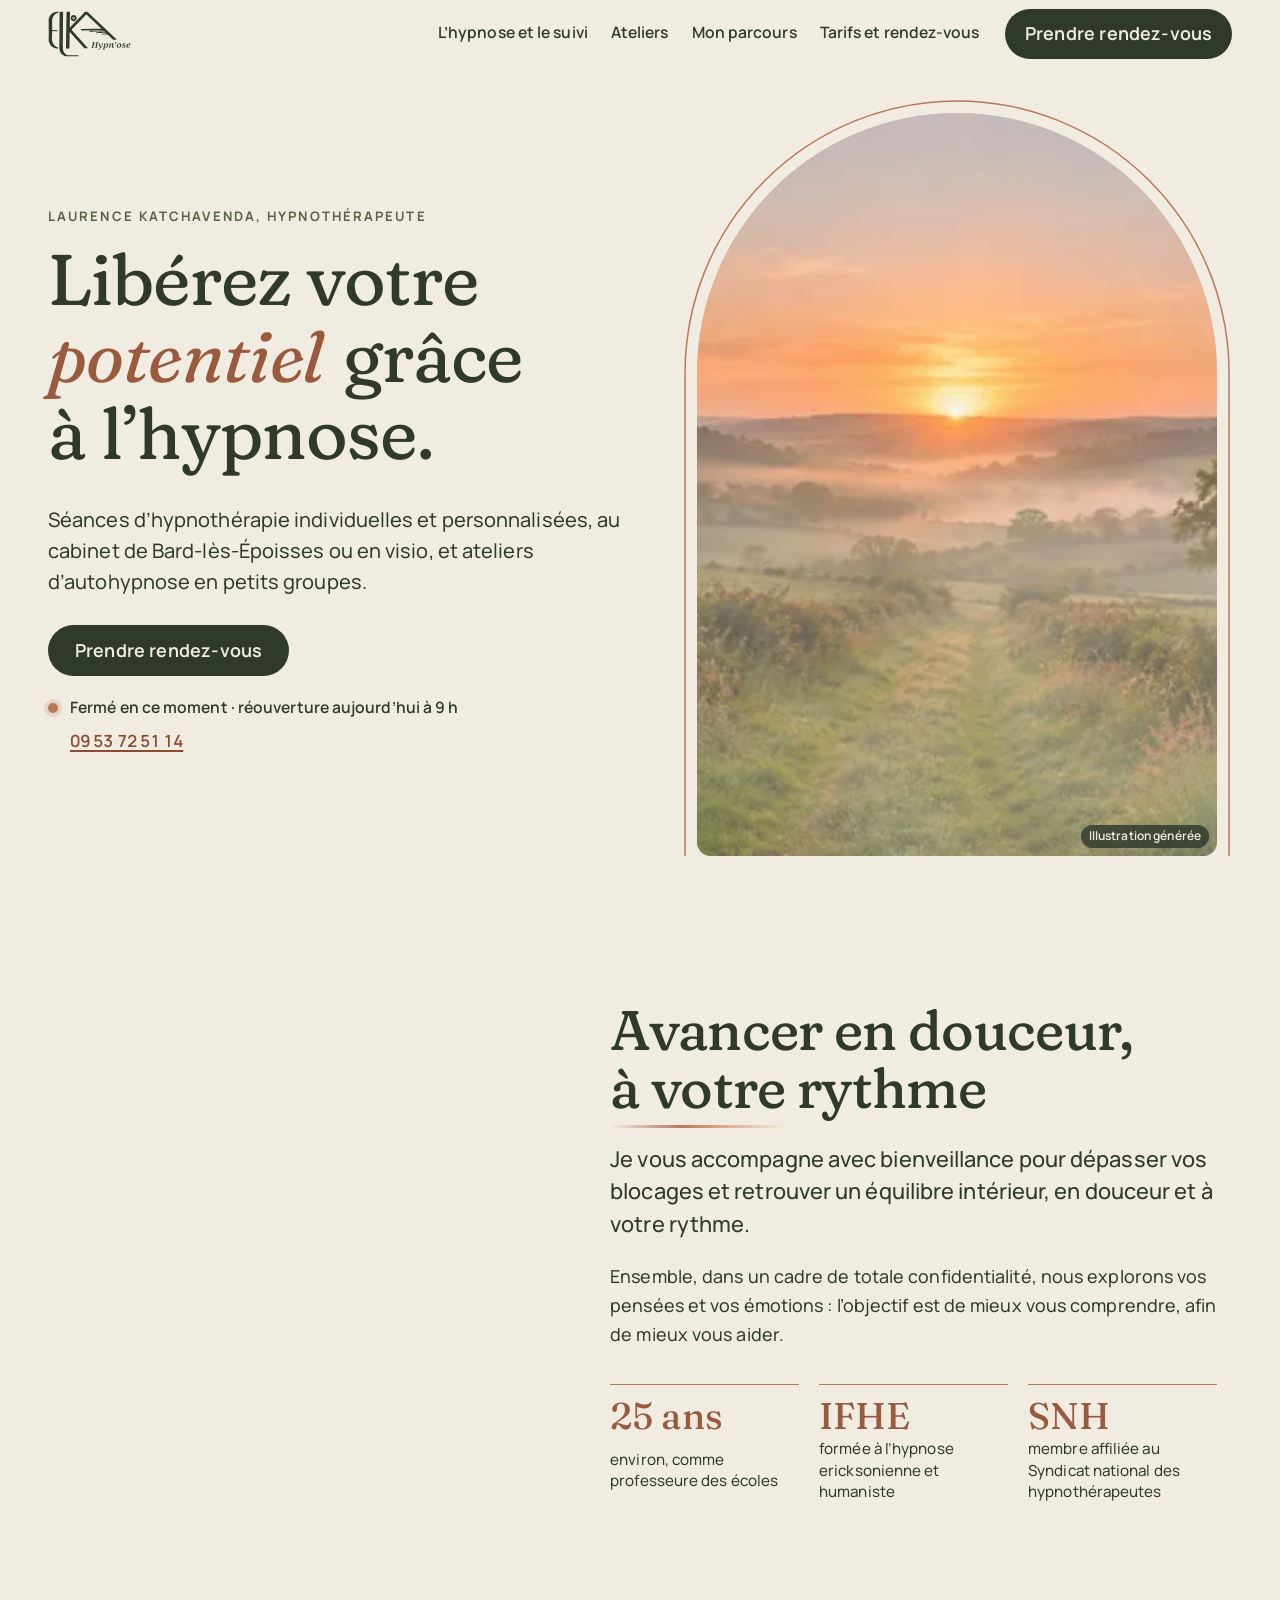
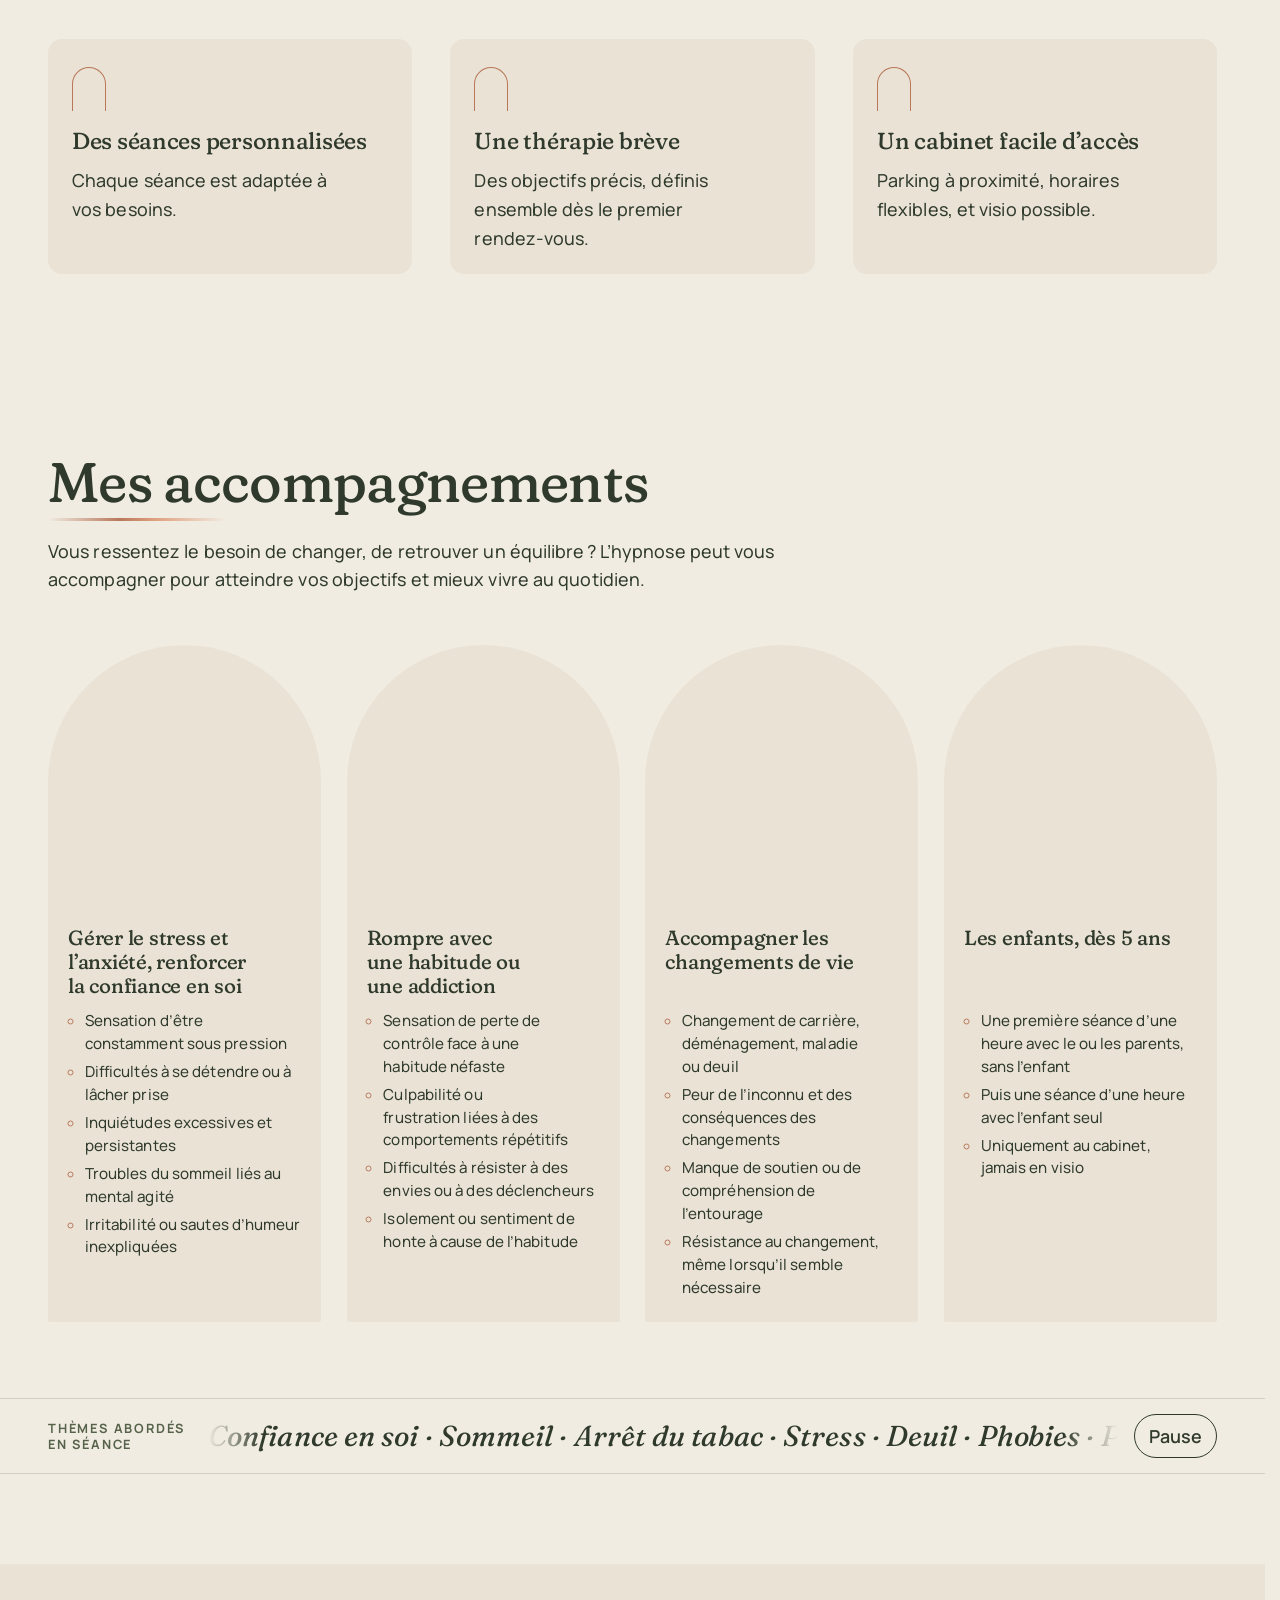
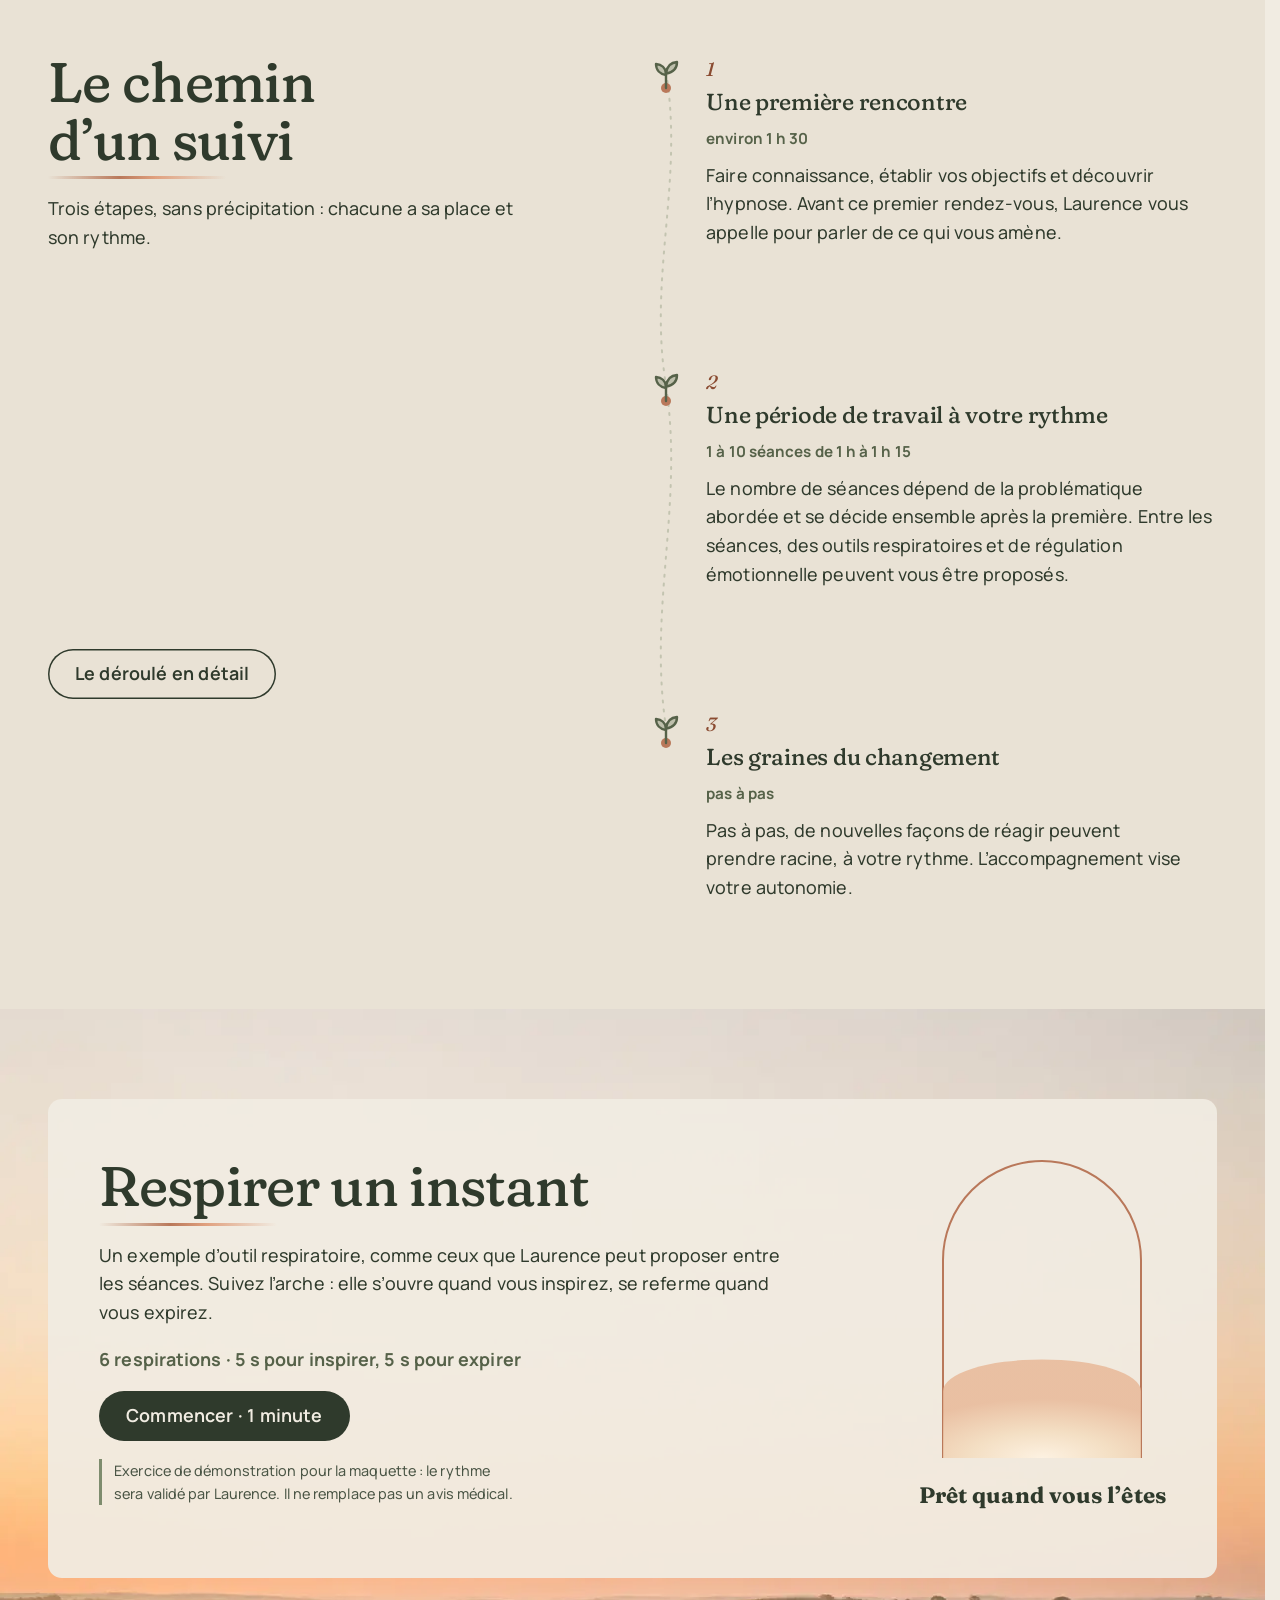
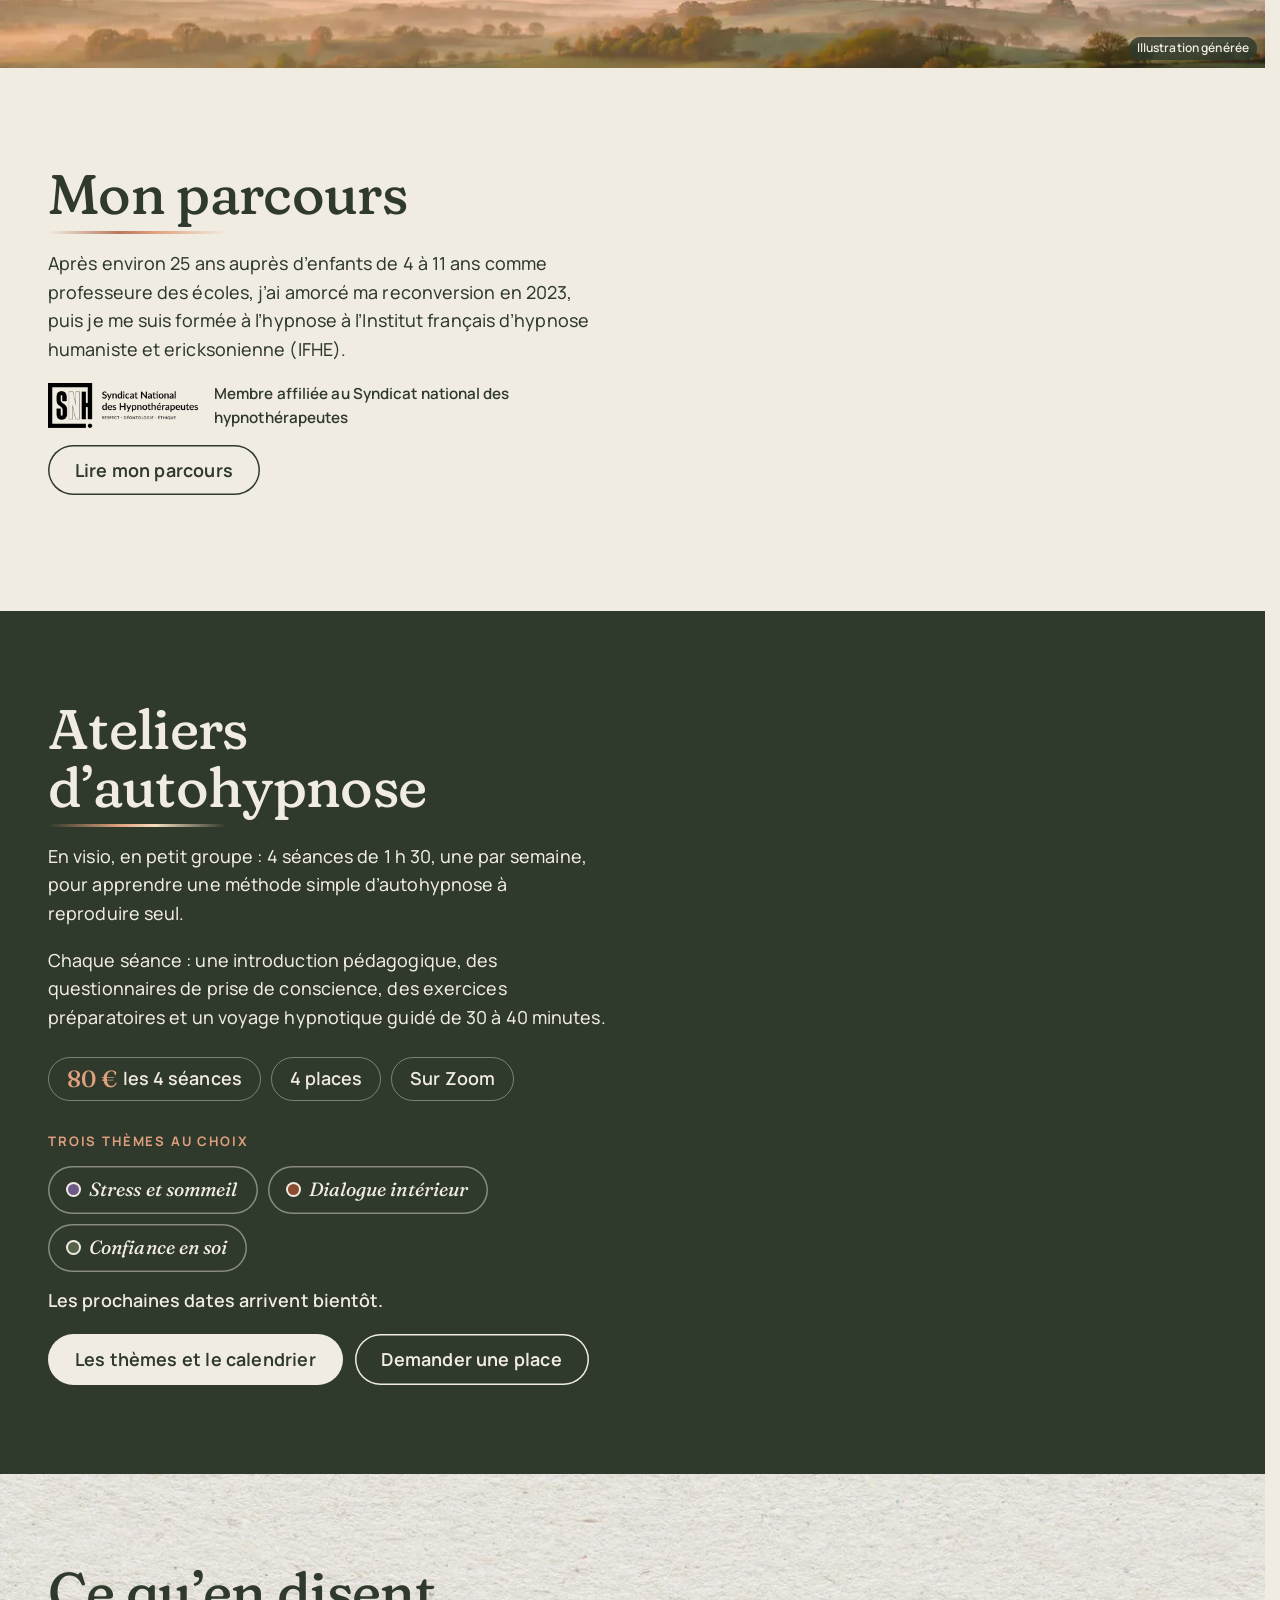
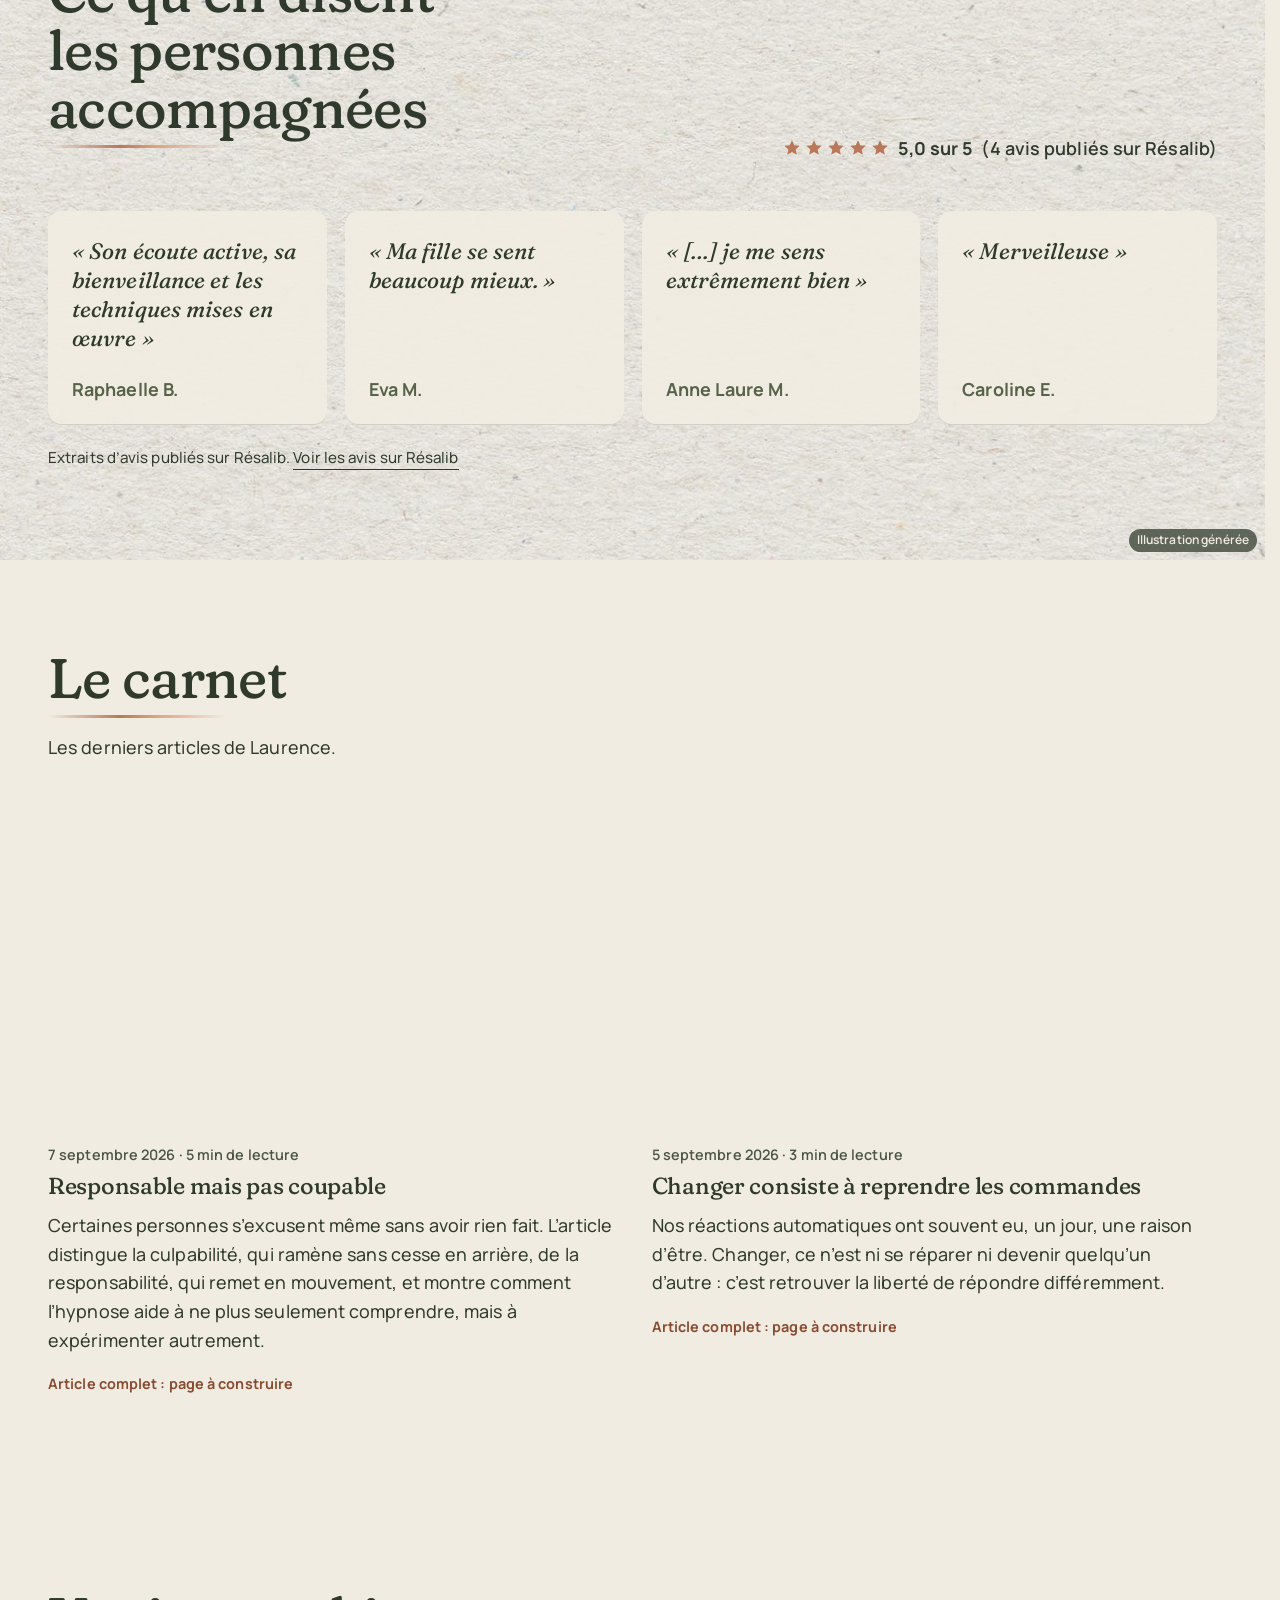
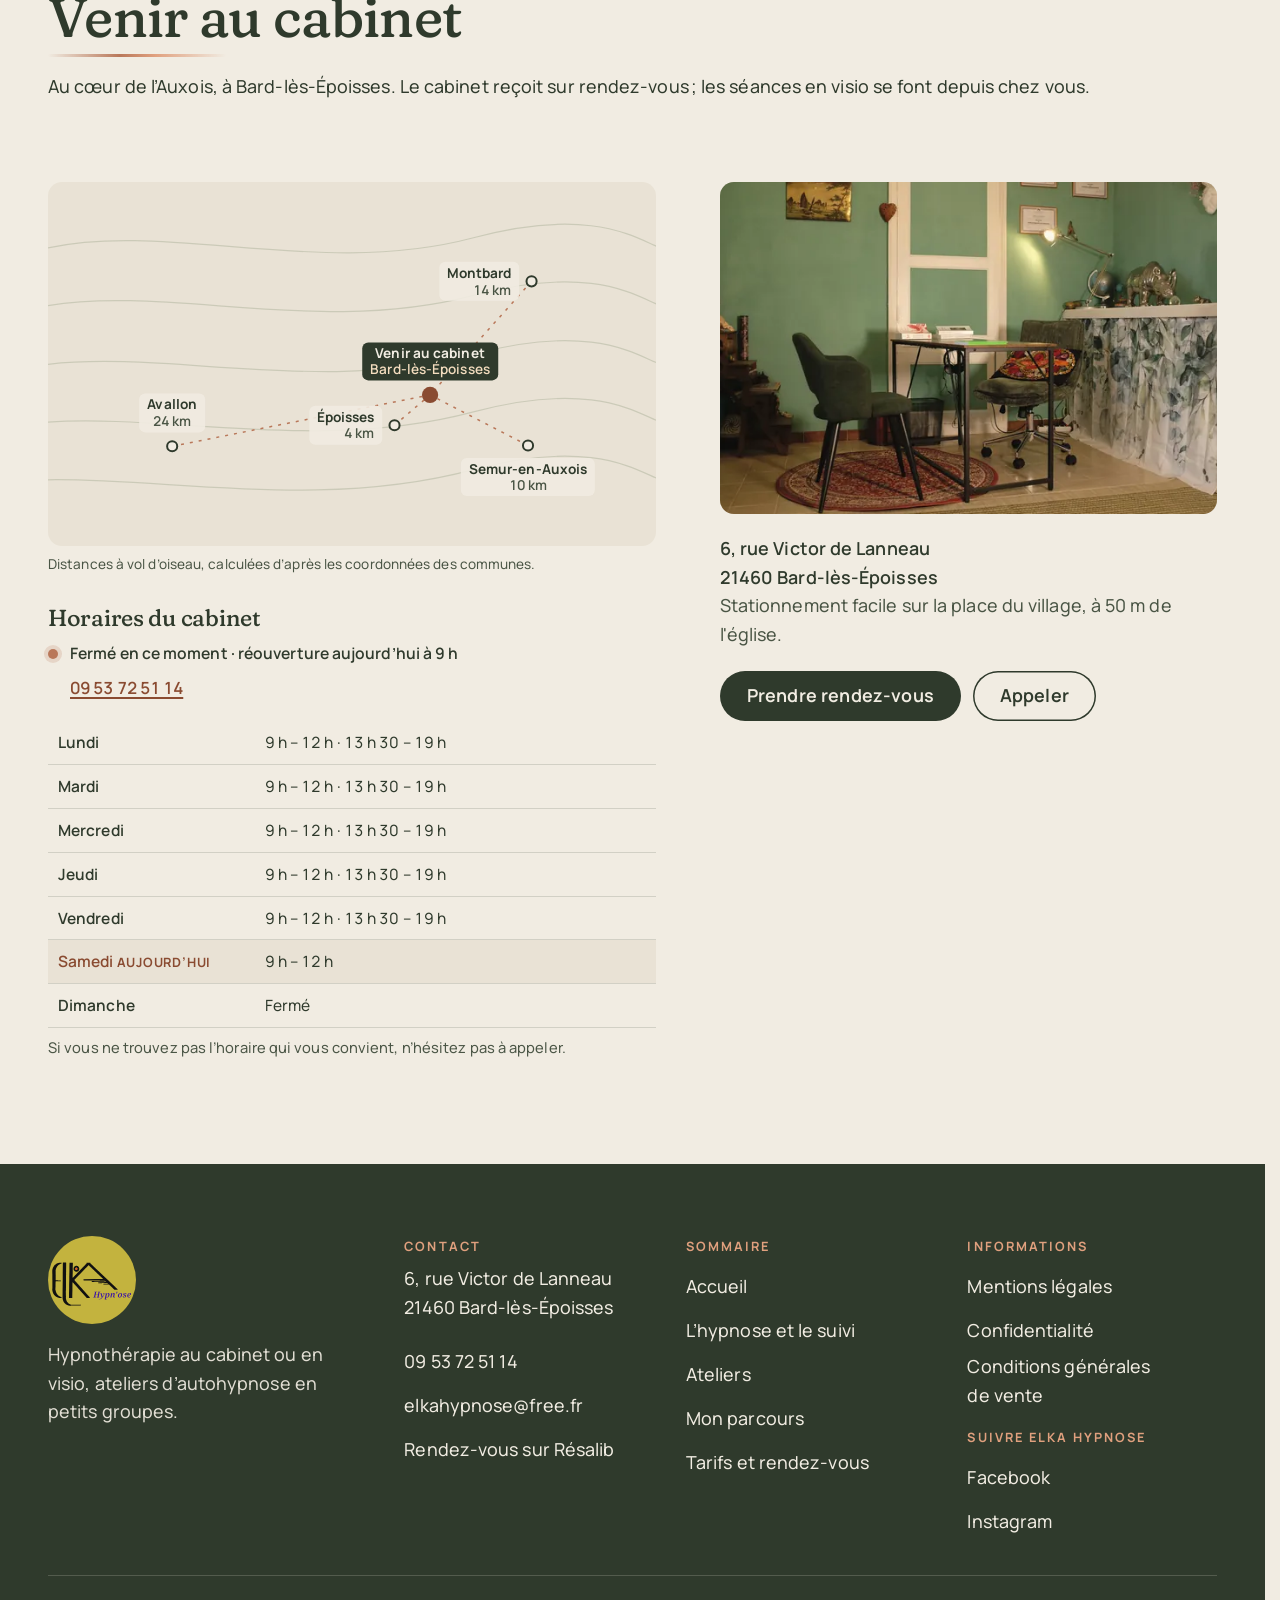
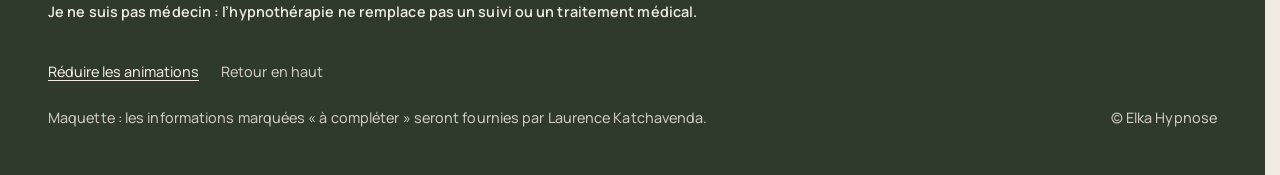
<file: index.html>
<!doctype html>
<html lang="fr" data-v="2" data-gabarit="accueil" data-curseur>
<head>
<meta charset="utf-8">
<meta name="viewport" content="width=device-width, initial-scale=1, viewport-fit=cover">
<title>Elka Hypnose : hypnothérapie à Bard-lès-Époisses et en visio</title>
<meta name="description" content="Laurence Katchavenda, hypnothérapeute à Bard-lès-Époisses : séances individuelles et personnalisées au cabinet ou en visio, ateliers d’autohypnose en petits groupes.">
<meta name="robots" content="noindex, nofollow">
<link rel="canonical" href="https://elka-maquette.vercel.app/">
<style>:root{--fond:#F1ECE2;--texte:#2F3A2C;--voile-fond:#2F3A2C;--ouverture-fond:#F1ECE2;--menu-fond:#2F3A2C}:root { --entete-h: 72px; --barres-h: 0px; } html { background: var(--fond); color: var(--texte); scrollbar-gutter: stable; } body { margin: 0; background: var(--fond); } html.js:not(.calme):not(.secours):not([data-arrivee="retour"]) [data-anime] { opacity: 0; } html.js:not(.calme):not(.secours):not([data-arrivee="retour"]) [data-anime].vu { opacity: 1; } [data-voile] { position: fixed; inset: 0; z-index: 900; background: var(--voile-fond); transform: translateY(100%); visibility: hidden; pointer-events: none; } html[data-arrivee="voile"]:not(.voile-leve):not(.calme):not(.secours) [data-voile] { transform: none; visibility: visible; } html.calme [data-voile], html.secours [data-voile] { visibility: hidden !important; } .ouverture-panneau { position: fixed; inset: 0; z-index: 850; display: none; place-content: center; justify-items: center; background: var(--ouverture-fond, var(--voile-fond)); color: var(--fond); text-align: center; } html.js[data-arrivee="intro"]:not(.calme):not(.secours):not(.intro-finie) .ouverture-panneau { display: grid; } html.defilement-bloque, html.defilement-bloque body, html.js[data-arrivee="intro"]:not(.calme):not(.secours):not(.intro-finie), html.js[data-arrivee="intro"]:not(.calme):not(.secours):not(.intro-finie) body, html[data-arrivee="voile"]:not(.voile-leve):not(.calme):not(.secours), html[data-arrivee="voile"]:not(.voile-leve):not(.calme):not(.secours) body { overflow: hidden; } html.js[data-arrivee="intro"]:not(.calme):not(.secours):not(.intro-finie) { background-color: var(--ouverture-fond, var(--voile-fond)); } html[data-arrivee="voile"]:not(.voile-leve):not(.calme):not(.secours) { background-color: var(--voile-fond); }</style>
<script>(function () {
var d = document.documentElement, ss = null, ls = null;
try { ss = window.sessionStorage; ls = window.localStorage; } catch (e) {}
d.classList.add('js');
var calme = false;
try { calme = !!ls && ls.getItem('socle:calme') === 'oui'; } catch (e) {}
if (!calme && window.matchMedia && matchMedia('(prefers-reduced-motion: reduce)').matches) calme = true;
if (calme) d.classList.add('calme');
var nav = performance.getEntriesByType ? performance.getEntriesByType('navigation')[0] : null;
var type = nav ? nav.type : 'navigate';
var depart = null;
try { depart = JSON.parse(ss.getItem('socle:depart') || 'null'); ss.removeItem('socle:depart'); } catch (e) {}
if (depart && !(Date.now() - depart.t < 15000)) depart = null;
var retourSection = false;
try { retourSection = !!ss.getItem('socle:calme-retour'); } catch (e) {}
var mode = type === 'back_forward' || retourSection ? 'retour' : type === 'reload' ? 'intro' : depart ? 'voile' : 'intro';
d.setAttribute('data-arrivee', mode);
if (mode === 'voile' && depart.couleur) d.style.setProperty('--voile-fond', depart.couleur);
if (type === 'reload' && 'scrollRestoration' in history) {
if (!retourSection) history.scrollRestoration = 'manual';
}
try {
var choisie = ls && ls.getItem('socle:langue');
var langue = (d.lang || '').slice(0, 2);
if (choisie && choisie !== langue && type === 'navigate' && !depart) {
var alt = document.querySelector('link[rel="alternate"][hreflang="' + choisie + '"]');
if (alt) location.replace(new URL(alt.href).pathname + location.search + location.hash);
}
} catch (e) {}
setTimeout(function () { if (!d.classList.contains('demarre')) d.classList.add('secours'); }, 2000);
})();</script>
<link rel="preload" href="/assets/fonts/fraunces.woff2" as="font" type="font/woff2" crossorigin>
<link rel="preload" href="/assets/fonts/manrope.woff2" as="font" type="font/woff2" crossorigin>
<link rel="stylesheet" href="/assets/css/socle.css?v=2">
<link rel="stylesheet" href="/assets/css/site.css?v=2">
<link rel="modulepreload" href="/assets/js/site.js?v=2">
<link rel="modulepreload" href="/assets/js/socle/index.js?v=2">
<script src="/assets/vendor/gsap.min.js" defer></script>
<script src="/assets/vendor/ScrollTrigger.min.js" defer></script>
<script src="/assets/vendor/SplitText.min.js" defer></script>
<script type="module" src="/assets/js/site.js?v=2"></script>
<meta name="theme-color" content="#F1ECE2">
<link rel="icon" href="/assets/images/favicon.svg" type="image/svg+xml">
<link rel="apple-touch-icon" href="/assets/images/apple-touch-icon.png">
<meta property="og:type" content="website">
<meta property="og:site_name" content="Elka Hypnose">
<meta property="og:locale" content="fr_FR">
<meta property="og:title" content="Elka Hypnose : hypnothérapie à Bard-lès-Époisses et en visio">
<meta property="og:description" content="Laurence Katchavenda, hypnothérapeute à Bard-lès-Époisses : séances individuelles et personnalisées au cabinet ou en visio, ateliers d’autohypnose en petits groupes.">
<meta property="og:url" content="https://elka-maquette.vercel.app/">
<meta property="og:image" content="https://elka-maquette.vercel.app/assets/partage/accueil-fr.jpg">
<meta property="og:image:width" content="1200">
<meta property="og:image:height" content="630">
<meta property="og:image:alt" content="Elka Hypnose : collines de l’Auxois au lever du soleil, vues à travers une arche">
<meta name="twitter:card" content="summary_large_image">
<script type="application/ld+json">{"@context":"https://schema.org","@type":"LocalBusiness","name":"Elka Hypnose","description":"Séances d’hypnothérapie individuelles et personnalisées sur rendez-vous, au cabinet de Bard-lès-Époisses ou en visio, et ateliers d’initiation à l’autohypnose en petits groupes, en visio.","url":"https://elka-maquette.vercel.app/","image":"https://elka-maquette.vercel.app/assets/partage/accueil-fr.jpg","logo":"https://elka-maquette.vercel.app/assets/images/logo-pastille.svg","telephone":"+33953725114","email":"elkahypnose@free.fr","address":{"@type":"PostalAddress","streetAddress":"6, rue Victor de Lanneau","postalCode":"21460","addressLocality":"Bard-lès-Époisses","addressCountry":"FR"},"geo":{"@type":"GeoCoordinates","latitude":47.5322,"longitude":4.2167},"openingHoursSpecification":[{"@type":"OpeningHoursSpecification","dayOfWeek":["Monday","Tuesday","Wednesday","Thursday","Friday"],"opens":"09:00","closes":"12:00"},{"@type":"OpeningHoursSpecification","dayOfWeek":["Monday","Tuesday","Wednesday","Thursday","Friday"],"opens":"13:30","closes":"19:00"},{"@type":"OpeningHoursSpecification","dayOfWeek":"Saturday","opens":"09:00","closes":"12:00"}],"founder":{"@type":"Person","name":"Laurence Katchavenda","jobTitle":"Hypnothérapeute"},"sameAs":["https://www.resalib.fr/praticien/106137-laurence-katchavenda-ei-elkahypnose-praticien-en-hypnose-bard-les-epoisses","https://www.facebook.com/profile.php?id=61572601529462","https://instagram.com/elkahypnose/"]}</script>
</head>
<body id="haut" class="page-accueil">
<div data-voile aria-hidden="true"><div class="voile-contenu">
  <svg class="voile-arche" viewBox="0 0 120 170" aria-hidden="true"><path d="M2 170 V60 A58 58 0 0 1 118 60 V170" /></svg>
  <img src="/assets/images/logo-clair.svg" alt="" width="108" height="60">
  <span data-voile-libelle>Accueil</span>
</div></div>
<div class="ouverture-panneau" data-ouverture aria-hidden="true">
  <div class="seuil-arche" data-seuil-arche>
    <div class="seuil-vue" data-seuil-vue>
      <figure class="media seuil-media" data-grok style="--cadrage:50% 52%;--cadrage-mobile:50% 56%">
  <picture><source media="(max-width: 760px) and (orientation: portrait)" srcset="/assets/images/grok/accueil-ouverture-mobile-640.webp 640w, /assets/images/grok/accueil-ouverture-mobile-941.webp 941w" sizes="(max-width: 760px) 92vw, 600px">
    <img src="/assets/images/grok/accueil-ouverture-1280.webp" srcset="/assets/images/grok/accueil-ouverture-640.webp 640w, /assets/images/grok/accueil-ouverture-1280.webp 1280w, /assets/images/grok/accueil-ouverture-1672.webp 1672w" sizes="(max-width: 760px) 92vw, 600px" alt="" width="1280" height="720" fetchpriority="high" loading="eager" decoding="async">
  </picture><figcaption class="mention-ia">Illustration générée</figcaption>
</figure>
      <div class="seuil-brume" data-seuil-brume></div>
    </div>
    <div class="seuil-battants" data-seuil-battants><span class="seuil-battant seuil-battant--g"></span><span class="seuil-battant seuil-battant--d"></span><span class="seuil-lueur" data-seuil-lueur></span></div>
    <svg class="seuil-cadre" data-seuil-cadre><path /></svg>
  </div>
  <p class="ouverture-ligne">Hypnose · Bard-lès-Époisses</p>
</div>
<a class="evitement" href="#contenu">Aller au contenu</a>
<header data-entete>
  <div class="entete-rangee">
    <a class="entete-logo" href="/" aria-label="Elka Hypn’ose, retour à l’accueil" data-libelle="Accueil" aria-current="page">
      <img src="/assets/images/logo.svg" alt="" width="90" height="50">
    </a>
    <nav data-nav aria-label="Navigation principale">
      <ul><li><a href="/hypnose-et-suivi" class="lien-trace" data-libelle="L’hypnose et le suivi">L’hypnose et le suivi</a></li><li><a href="/ateliers" class="lien-trace" data-libelle="Ateliers">Ateliers</a></li><li><a href="/mon-parcours" class="lien-trace" data-libelle="Mon parcours">Mon parcours</a></li><li><a href="/tarifs-et-rendez-vous" class="lien-trace" data-libelle="Tarifs et rendez-vous">Tarifs et rendez-vous</a></li></ul>
    </nav>
    <div class="entete-actions">
      <a class="bouton bouton--entete" href="/tarifs-et-rendez-vous#rendez-vous" data-libelle="Tarifs et rendez-vous" data-magnetique>Prendre rendez-vous</a>
      <button type="button" data-menu-bouton aria-controls="menu" aria-expanded="false" data-libelle-ouvrir="Menu" data-libelle-fermer="Fermer"><span class="menu-icone" aria-hidden="true"></span><span data-libelle-bouton>Menu</span></button>
    </div>
  </div>
</header>
<div id="menu" data-menu role="dialog" aria-modal="true" aria-label="Menu">
  <div class="menu-grille">
    <ul class="menu-liens"><li style="--i:0"><a href="/" class="menu-lien" data-libelle="Accueil" aria-current="page">Accueil</a></li><li style="--i:1"><a href="/hypnose-et-suivi" class="menu-lien" data-libelle="L’hypnose et le suivi">L’hypnose et le suivi</a></li><li style="--i:2"><a href="/ateliers" class="menu-lien" data-libelle="Ateliers">Ateliers</a></li><li style="--i:3"><a href="/mon-parcours" class="menu-lien" data-libelle="Mon parcours">Mon parcours</a></li><li style="--i:4"><a href="/tarifs-et-rendez-vous" class="menu-lien" data-libelle="Tarifs et rendez-vous">Tarifs et rendez-vous</a></li></ul>
    <div class="menu-contact">
      <p class="menu-titre">Contact</p>
      <p><a class="bouton bouton--clair" href="tel:+33953725114">Appeler le 09 53 72 51 14</a></p>
      <p><a class="bouton bouton--contour-clair" href="/tarifs-et-rendez-vous#rendez-vous" data-libelle="Tarifs et rendez-vous">Prendre rendez-vous</a></p>
      <p class="menu-adresse">6, rue Victor de Lanneau<br><span class="insecable">21460 Bard-lès-Époisses</span></p>
      <p><button type="button" class="lien" data-calme-bascule data-libelle-reduire="Réduire les animations" data-libelle-retablir="Rétablir les animations" data-libelle-systeme="Animations réduites par le réglage de votre appareil"><span data-libelle-bouton>Réduire les animations</span></button></p>
    </div>
  </div>
</div>
<main id="contenu" tabindex="-1">
<section class="seuil ecran" id="debut">
  <div class="seuil-texte">
    <p class="surtitre" data-anime="gsap">Laurence Katchavenda, hypnothérapeute</p>
    <h1 class="seuil-titre" data-superpose><span class="mot-masque"><span class="mot" data-anime="gsap">Libérez</span></span> <span class="mot-masque"><span class="mot" data-anime="gsap">votre</span></span> <span class="mot-masque mot-masque--cle"><em class="mot mot--cle" data-anime="gsap">potentiel</em></span> <span class="mot-masque"><span class="mot" data-anime="gsap">grâce</span></span> <span class="mot-masque"><span class="mot" data-anime="gsap">à</span></span> <span class="mot-masque"><span class="mot" data-anime="gsap">l’hypnose.</span></span> </h1>
    <p class="seuil-intro" data-anime="gsap">Séances d’hypnothérapie individuelles et personnalisées, au cabinet de Bard-lès-Époisses ou en visio, et ateliers d’autohypnose en petits groupes.</p>
    <p class="seuil-actions" data-anime="gsap">
      <a href="/tarifs-et-rendez-vous#rendez-vous" class="bouton" data-libelle="Tarifs et rendez-vous" data-action-principale data-magnetique>Prendre rendez-vous</a>
    </p>
    <div class="seuil-statut" data-anime="gsap"><p class="statut" data-info-cle data-statut data-horaires-json="{&quot;fuseau&quot;:&quot;Europe/Paris&quot;,&quot;jours&quot;:[{&quot;j&quot;:1,&quot;nom&quot;:&quot;Lundi&quot;,&quot;plages&quot;:[[&quot;09:00&quot;,&quot;12:00&quot;],[&quot;13:30&quot;,&quot;19:00&quot;]]},{&quot;j&quot;:2,&quot;nom&quot;:&quot;Mardi&quot;,&quot;plages&quot;:[[&quot;09:00&quot;,&quot;12:00&quot;],[&quot;13:30&quot;,&quot;19:00&quot;]]},{&quot;j&quot;:3,&quot;nom&quot;:&quot;Mercredi&quot;,&quot;plages&quot;:[[&quot;09:00&quot;,&quot;12:00&quot;],[&quot;13:30&quot;,&quot;19:00&quot;]]},{&quot;j&quot;:4,&quot;nom&quot;:&quot;Jeudi&quot;,&quot;plages&quot;:[[&quot;09:00&quot;,&quot;12:00&quot;],[&quot;13:30&quot;,&quot;19:00&quot;]]},{&quot;j&quot;:5,&quot;nom&quot;:&quot;Vendredi&quot;,&quot;plages&quot;:[[&quot;09:00&quot;,&quot;12:00&quot;],[&quot;13:30&quot;,&quot;19:00&quot;]]},{&quot;j&quot;:6,&quot;nom&quot;:&quot;Samedi&quot;,&quot;plages&quot;:[[&quot;09:00&quot;,&quot;12:00&quot;]]},{&quot;j&quot;:0,&quot;nom&quot;:&quot;Dimanche&quot;,&quot;plages&quot;:[]}],&quot;fermetures&quot;:[]}" data-textes="{&quot;ouvert&quot;:&quot;Joignable maintenant&quot;,&quot;ferme&quot;:&quot;Fermé en ce moment&quot;,&quot;rouvre&quot;:&quot;réouverture {quand}&quot;,&quot;aujourdhui&quot;:&quot;aujourd’hui à {h}&quot;,&quot;demain&quot;:&quot;demain à {h}&quot;,&quot;jour&quot;:&quot;{jour} à {h}&quot;,&quot;ferie&quot;:&quot;Jour férié : horaires à confirmer&quot;,&quot;fermeture&quot;:&quot;Fermeture exceptionnelle&quot;}">
  <span class="statut-point" aria-hidden="true"></span><span class="statut-texte" data-statut-texte>Lundi au vendredi 9 h – 12 h et 13 h 30 – 19 h, samedi 9 h – 12 h</span>
  <a class="statut-tel" href="tel:+33953725114">09 53 72 51 14</a>
</p></div>
  </div>
  <div class="arche seuil-arche-page" data-arche>
  <figure class="media arche-media" data-grok style="--cadrage:50% 52%;--cadrage-mobile:50% 56%">
  <picture><source media="(max-width: 760px) and (orientation: portrait)" srcset="/assets/images/grok/accueil-ouverture-mobile-640.webp 640w, /assets/images/grok/accueil-ouverture-mobile-941.webp 941w" sizes="(max-width: 760px) 92vw, 600px">
    <img src="/assets/images/grok/accueil-ouverture-1280.webp" srcset="/assets/images/grok/accueil-ouverture-640.webp 640w, /assets/images/grok/accueil-ouverture-1280.webp 1280w, /assets/images/grok/accueil-ouverture-1672.webp 1672w" sizes="(max-width: 760px) 92vw, 600px" alt="Collines de l’Auxois au lever du soleil, brume dans les vallons, chemin d’herbe vers l’horizon" width="1280" height="720" fetchpriority="high" loading="eager" decoding="async">
  </picture><figcaption class="mention-ia">Illustration générée</figcaption>
</figure>
  <canvas class="arche-brume" data-brume aria-hidden="true" data-audit-ignorer></canvas>
  <div class="arche-brume-css" aria-hidden="true"></div>
  <svg class="arche-cadre" aria-hidden="true" data-audit-ignorer><path data-cadre /></svg>
</div>
</section>
<section class="rencontre conteneur" id="rencontre">
  <figure class="media rencontre-portrait" style="--cadrage:50% 30%">
  <picture>
    <img src="/assets/images/laurence-portrait-623.webp" srcset="/assets/images/laurence-portrait-623.webp 623w" sizes="(max-width: 760px) 80vw, 420px" alt="Portrait de Laurence Katchavenda, souriante" width="623" height="661" loading="lazy" decoding="async">
  </picture>
</figure>
  <div class="rencontre-texte">
    <h2 class="titre-section" data-anime>Avancer en douceur, à votre rythme</h2>
    <p class="texte-fort" data-anime>Je vous accompagne avec bienveillance pour dépasser vos blocages et retrouver un équilibre intérieur, en douceur et à votre rythme.</p>
    <p data-anime>Ensemble, dans un cadre de totale confidentialité, nous explorons vos pensées et vos émotions : l’objectif est de mieux vous comprendre, afin de mieux vous aider.</p>
    <ul class="reperes">
      <li data-anime><strong class="repere-chiffre">25 ans</strong><span>environ, comme professeure des écoles</span></li><li data-anime><strong class="repere-chiffre">IFHE</strong><span>formée à l’hypnose ericksonienne et humaniste</span></li><li data-anime><strong class="repere-chiffre">SNH</strong><span>membre affiliée au Syndicat national des hypnothérapeutes</span></li>
    </ul>
  </div>
  <ul class="piliers">
    <li class="pilier" data-anime><span class="pilier-arche" aria-hidden="true"></span><h3>Des séances personnalisées</h3><p>Chaque séance est adaptée à vos besoins.</p></li><li class="pilier" data-anime><span class="pilier-arche" aria-hidden="true"></span><h3>Une thérapie brève</h3><p>Des objectifs précis, définis ensemble dès le premier rendez-vous.</p></li><li class="pilier" data-anime><span class="pilier-arche" aria-hidden="true"></span><h3>Un cabinet facile d’accès</h3><p>Parking à proximité, horaires flexibles, et visio possible.</p></li>
  </ul>
</section>
<section class="accompagnements" id="accompagnements">
  <div class="conteneur entete-section">
    <h2 class="titre-section" data-anime>Mes accompagnements</h2>
    <p data-anime>Vous ressentez le besoin de changer, de retrouver un équilibre ? L’hypnose peut vous accompagner pour atteindre vos objectifs et mieux vivre au quotidien.</p>
  </div>
  <ul class="conteneur cartes-accompagnement">
    <li class="carte-accompagnement" id="accompagnement-stress-confiance" data-anime data-incline>
      <figure class="media carte-accompagnement-media" data-grok style="--cadrage:42% 55%">
  <picture>
    <img src="/assets/images/grok/accompagnement-stress-confiance-1200.webp" srcset="/assets/images/grok/accompagnement-stress-confiance-640.webp 640w, /assets/images/grok/accompagnement-stress-confiance-1200.webp 1200w" sizes="(max-width: 760px) 92vw, (max-width: 1100px) 46vw, 300px" alt="Étang calme au lever du jour, brume légère sur l’eau" width="1200" height="627" loading="lazy" decoding="async">
  </picture><figcaption class="mention-ia">Illustration générée</figcaption>
</figure>
      <div class="carte-accompagnement-texte">
        <h3>Gérer le stress et l’anxiété, renforcer la confiance en soi</h3>
        <ul><li>Sensation d’être constamment sous pression</li><li>Difficultés à se détendre ou à lâcher prise</li><li>Inquiétudes excessives et persistantes</li><li>Troubles du sommeil liés au mental agité</li><li>Irritabilité ou sautes d’humeur inexpliquées</li></ul>
      </div>
    </li><li class="carte-accompagnement" id="accompagnement-habitudes" data-anime data-incline>
      <figure class="media carte-accompagnement-media" data-grok style="--cadrage:58% 55%">
  <picture>
    <img src="/assets/images/grok/accompagnement-habitudes-1254.webp" srcset="/assets/images/grok/accompagnement-habitudes-640.webp 640w, /assets/images/grok/accompagnement-habitudes-1254.webp 1254w" sizes="(max-width: 760px) 92vw, (max-width: 1100px) 46vw, 300px" alt="Vieille barrière de bois ouverte dans un mur de pierre sèche, chemin dans la brume" width="1254" height="1254" loading="lazy" decoding="async">
  </picture><figcaption class="mention-ia">Illustration générée</figcaption>
</figure>
      <div class="carte-accompagnement-texte">
        <h3>Rompre avec une habitude ou une addiction</h3>
        <ul><li>Sensation de perte de contrôle face à une habitude néfaste</li><li>Culpabilité ou frustration liées à des comportements répétitifs</li><li>Difficultés à résister à des envies ou à des déclencheurs</li><li>Isolement ou sentiment de honte à cause de l’habitude</li></ul>
      </div>
    </li><li class="carte-accompagnement" id="accompagnement-changements" data-anime data-incline>
      <figure class="media carte-accompagnement-media" data-grok style="--cadrage:50% 62%">
  <picture>
    <img src="/assets/images/grok/accompagnement-changements-1254.webp" srcset="/assets/images/grok/accompagnement-changements-640.webp 640w, /assets/images/grok/accompagnement-changements-1254.webp 1254w" sizes="(max-width: 760px) 92vw, (max-width: 1100px) 46vw, 300px" alt="Chemin de campagne qui se sépare en deux au lever du soleil" width="1254" height="1254" loading="lazy" decoding="async">
  </picture><figcaption class="mention-ia">Illustration générée</figcaption>
</figure>
      <div class="carte-accompagnement-texte">
        <h3>Accompagner les changements de vie</h3>
        <ul><li>Changement de carrière, déménagement, maladie ou deuil</li><li>Peur de l’inconnu et des conséquences des changements</li><li>Manque de soutien ou de compréhension de l’entourage</li><li>Résistance au changement, même lorsqu’il semble nécessaire</li></ul>
      </div>
    </li><li class="carte-accompagnement" id="accompagnement-enfants" data-anime data-incline>
      <figure class="media carte-accompagnement-media" data-grok style="--cadrage:50% 50%">
  <picture>
    <img src="/assets/images/grok/accompagnement-enfants-1122.webp" srcset="/assets/images/grok/accompagnement-enfants-640.webp 640w, /assets/images/grok/accompagnement-enfants-1122.webp 1122w" sizes="(max-width: 760px) 92vw, (max-width: 1100px) 46vw, 300px" alt="Mains d’enfant qui dessinent un soleil et un arbre aux craies grasses" width="1122" height="1402" loading="lazy" decoding="async">
  </picture><figcaption class="mention-ia">Illustration générée</figcaption>
</figure>
      <div class="carte-accompagnement-texte">
        <h3>Les enfants, dès 5 ans</h3>
        <ul><li>Une première séance d’une heure avec le ou les parents, sans l’enfant</li><li>Puis une séance d’une heure avec l’enfant seul</li><li>Uniquement au cabinet, jamais en visio</li></ul>
      </div>
    </li>
  </ul>
  <div class="ruban-section" aria-label="Thèmes abordés en séance" role="group">
    <p class="ruban-titre">Thèmes abordés en séance</p>
    <div class="ruban" id="ruban-themes" data-boucle-css data-ruban><p><span>Confiance en soi · Sommeil · Arrêt du tabac · Stress · Deuil · Phobies · Prise de parole en public · Anxiété · Burn-out ·</span> <span aria-hidden="true">Confiance en soi · Sommeil · Arrêt du tabac · Stress · Deuil · Phobies · Prise de parole en public · Anxiété · Burn-out ·</span></p></div>
    <button type="button" class="ruban-pause" data-pause-pour="ruban-themes" data-libelle-pause="Pause" data-libelle-lecture="Lecture"><span data-libelle-bouton>Pause</span></button>
  </div>
</section>
<section class="chemin chemin--apercu" id="chemin">
  <div class="conteneur chemin-grille">
    <div class="chemin-tete">
      <h2 class="titre-section" data-anime>Le chemin d’un suivi</h2>
      <p data-anime>Trois étapes, sans précipitation : chacune a sa place et son rythme.</p>
      <figure class="media chemin-media" data-grok style="--cadrage:38% 60%">
  <picture>
    <img src="/assets/images/grok/accueil-chemin-1280.webp" srcset="/assets/images/grok/accueil-chemin-640.webp 640w, /assets/images/grok/accueil-chemin-1280.webp 1280w, /assets/images/grok/accueil-chemin-1568.webp 1568w" sizes="(max-width: 760px) 92vw, 40vw" alt="Chemin de terre bordé d’une barrière de bois, qui s’enfonce dans la brume lumineuse" width="1280" height="853" loading="lazy" decoding="async">
  </picture><figcaption class="mention-ia">Illustration générée</figcaption>
</figure>
      <p data-anime><a href="/hypnose-et-suivi#etapes" class="bouton bouton--contour" data-libelle="L’hypnose et le suivi">Le déroulé en détail</a></p>
    </div>
    <div class="chemin-zone" data-chemin>
    <svg class="chemin-trace" aria-hidden="true" data-audit-ignorer preserveAspectRatio="none"><path class="chemin-fond" /><path class="chemin-ligne" data-chemin-ligne /></svg>
    <ol class="chemin-etapes">
      <li class="chemin-etape" data-etape>
        <span class="graine" aria-hidden="true"><svg viewBox="0 0 48 48"><circle class="graine-sol" cx="24" cy="40" r="5" /><path class="graine-tige" d="M24 40 V22" /><path class="graine-feuille" d="M24 27 C18 26 14 22 14 16 C20 16.5 23.4 20.4 24 25" /><path class="graine-feuille graine-feuille--d" d="M24 25 C25 18.5 29 14.5 35 14 C35 20 31 24.4 24 25.6" /></svg></span>
        <p class="chemin-numero">1</p>
        <h3>Une première rencontre</h3>
        <p class="chemin-duree">environ 1 h 30</p>
        <p>Faire connaissance, établir vos objectifs et découvrir l’hypnose. Avant ce premier rendez-vous, Laurence vous appelle pour parler de ce qui vous amène.</p>
      </li><li class="chemin-etape" data-etape>
        <span class="graine" aria-hidden="true"><svg viewBox="0 0 48 48"><circle class="graine-sol" cx="24" cy="40" r="5" /><path class="graine-tige" d="M24 40 V22" /><path class="graine-feuille" d="M24 27 C18 26 14 22 14 16 C20 16.5 23.4 20.4 24 25" /><path class="graine-feuille graine-feuille--d" d="M24 25 C25 18.5 29 14.5 35 14 C35 20 31 24.4 24 25.6" /></svg></span>
        <p class="chemin-numero">2</p>
        <h3>Une période de travail à votre rythme</h3>
        <p class="chemin-duree">1 à 10 séances de 1 h à 1 h 15</p>
        <p>Le nombre de séances dépend de la problématique abordée et se décide ensemble après la première. Entre les séances, des outils respiratoires et de régulation émotionnelle peuvent vous être proposés.</p>
      </li><li class="chemin-etape" data-etape>
        <span class="graine" aria-hidden="true"><svg viewBox="0 0 48 48"><circle class="graine-sol" cx="24" cy="40" r="5" /><path class="graine-tige" d="M24 40 V22" /><path class="graine-feuille" d="M24 27 C18 26 14 22 14 16 C20 16.5 23.4 20.4 24 25" /><path class="graine-feuille graine-feuille--d" d="M24 25 C25 18.5 29 14.5 35 14 C35 20 31 24.4 24 25.6" /></svg></span>
        <p class="chemin-numero">3</p>
        <h3>Les graines du changement</h3>
        <p class="chemin-duree">pas à pas</p>
        <p>Pas à pas, de nouvelles façons de réagir peuvent prendre racine, à votre rythme. L’accompagnement vise votre autonomie.</p>
      </li>
    </ol>
    </div>
  </div>
</section>
<section class="respirer" id="respirer" data-respirer data-textes="{&quot;inspirez&quot;:&quot;Inspirez&quot;,&quot;expirez&quot;:&quot;Expirez&quot;,&quot;fini&quot;:&quot;C’est terminé. Prenez le temps de revenir.&quot;,&quot;pret&quot;:&quot;Prêt quand vous l’êtes&quot;,&quot;demarrer&quot;:&quot;Commencer · 1 minute&quot;,&quot;arreter&quot;:&quot;Arrêter&quot;,&quot;restant&quot;:&quot;{n} s&quot;}">
  <figure class="media respirer-fond" data-grok style="--cadrage:50% 70%;--cadrage-mobile:50% 70%">
  <picture><source media="(max-width: 760px) and (orientation: portrait)" srcset="/assets/images/grok/respirer-aube-mobile-640.webp 640w, /assets/images/grok/respirer-aube-mobile-941.webp 941w" sizes="100vw">
    <img src="/assets/images/grok/respirer-aube-1280.webp" srcset="/assets/images/grok/respirer-aube-640.webp 640w, /assets/images/grok/respirer-aube-1280.webp 1280w, /assets/images/grok/respirer-aube-1672.webp 1672w" sizes="100vw" alt="Ciel pâle de l’aube au-dessus de collines dans la brume" width="1280" height="720" loading="lazy" decoding="async">
  </picture><figcaption class="mention-ia">Illustration générée</figcaption>
</figure>
  <div class="respirer-carte conteneur">
    <div class="respirer-texte">
      <h2 class="titre-section" data-anime>Respirer un instant</h2>
      <p data-anime>Un exemple d’outil respiratoire, comme ceux que Laurence peut proposer entre les séances. Suivez l’arche : elle s’ouvre quand vous inspirez, se referme quand vous expirez.</p>
      <p class="respirer-rythme" data-anime>6 respirations · 5 s pour inspirer, 5 s pour expirer</p>
      <p data-anime><button type="button" class="bouton" data-respirer-bouton aria-pressed="false"><span data-libelle-bouton>Commencer · 1 minute</span></button></p>
      <p class="note-demo" data-anime>Exercice de démonstration pour la maquette : le rythme sera validé par Laurence. Il ne remplace pas un avis médical.</p>
    </div>
    <div class="respirer-arche" aria-hidden="true">
      <svg viewBox="0 0 200 280"><path class="respirer-contour" d="M10 280 V100 A90 90 0 0 1 190 100 V280" /></svg>
      <span class="respirer-lumiere" data-respirer-lumiere></span>
    </div>
    <p class="respirer-consigne" aria-live="polite"><strong data-respirer-consigne>Prêt quand vous l’êtes</strong> <span class="chiffres" data-respirer-restant></span></p>
  </div>
</section>
<section class="parcours conteneur" id="parcours">
  <div class="parcours-tete">
    <h2 class="titre-section" data-anime>Mon parcours</h2>
    <p data-anime>Après environ 25 ans auprès d’enfants de 4 à 11 ans comme professeure des écoles, j’ai amorcé ma reconversion en 2023, puis je me suis formée à l’hypnose à l’Institut français d’hypnose humaniste et ericksonienne (IFHE).</p>
    <p class="parcours-snh" data-anime><img src="/assets/images/logo-snh.png" alt="Syndicat national des hypnothérapeutes" width="240" height="72" loading="lazy"><span>Membre affiliée au Syndicat national des hypnothérapeutes</span></p>
    <p data-anime><a href="/mon-parcours" class="bouton bouton--contour" data-libelle="Mon parcours">Lire mon parcours</a></p>
  </div>
  <figure class="media parcours-media" data-grok style="--cadrage:57% 62%">
  <picture><source media="(max-width: 760px) and (orientation: portrait)" srcset="/assets/images/grok/parcours-ouverture-mobile-640.webp 640w, /assets/images/grok/parcours-ouverture-mobile-941.webp 941w" sizes="(max-width: 760px) 92vw, 45vw">
    <img src="/assets/images/grok/parcours-ouverture-1280.webp" srcset="/assets/images/grok/parcours-ouverture-640.webp 640w, /assets/images/grok/parcours-ouverture-1280.webp 1280w, /assets/images/grok/parcours-ouverture-1672.webp 1672w" sizes="(max-width: 760px) 92vw, 45vw" alt="Vieux pupitre d’écolier et sa chaise dans un pré au lever du soleil" width="1280" height="720" loading="lazy" decoding="async">
  </picture><figcaption class="mention-ia">Illustration générée</figcaption>
</figure>
</section>
<section class="ateliers" id="ateliers">
  <div class="conteneur ateliers-tete">
    <div>
      <h2 class="titre-section" data-anime>Ateliers d’autohypnose</h2>
      <p data-anime>En visio, en petit groupe : 4 séances de 1 h 30, une par semaine, pour apprendre une méthode simple d’autohypnose à reproduire seul.</p>
      <p class="ateliers-contenu" data-anime>Chaque séance : une introduction pédagogique, des questionnaires de prise de conscience, des exercices préparatoires et un voyage hypnotique guidé de 30 à 40 minutes.</p>
      <ul class="ateliers-infos" data-anime>
        <li><strong data-prix>80 €</strong> les 4 séances</li>
        <li>4 places</li>
        <li>Sur Zoom</li>
      </ul>
      <div class="ateliers-apercu">
        <p class="ateliers-apercu-titre" data-anime>Trois thèmes au choix</p>
        <ul class="ateliers-themes" data-anime><li><a href="/ateliers#theme-stress" class="theme-pastille theme-pastille--stress" data-libelle="Ateliers"><span class="cal-point" aria-hidden="true"></span>Stress et sommeil</a></li><li><a href="/ateliers#theme-dialogue" class="theme-pastille theme-pastille--dialogue" data-libelle="Ateliers"><span class="cal-point" aria-hidden="true"></span>Dialogue intérieur</a></li><li><a href="/ateliers#theme-confiance" class="theme-pastille theme-pastille--confiance" data-libelle="Ateliers"><span class="cal-point" aria-hidden="true"></span>Confiance en soi</a></li></ul>
        <p class="ateliers-prochain" data-anime data-prochain data-textes="{&quot;prochain&quot;:&quot;Prochain atelier : {theme}, dès le {date}&quot;,&quot;aucun&quot;:&quot;Les prochaines dates arrivent bientôt.&quot;}" data-ateliers-json="[{&quot;theme&quot;:&quot;Stress et sommeil&quot;,&quot;debut&quot;:&quot;19:30&quot;,&quot;d0&quot;:&quot;2026-11-02&quot;,&quot;date&quot;:&quot;2 novembre&quot;},{&quot;theme&quot;:&quot;Dialogue intérieur&quot;,&quot;debut&quot;:&quot;10:30&quot;,&quot;d0&quot;:&quot;2026-11-07&quot;,&quot;date&quot;:&quot;7 novembre&quot;},{&quot;theme&quot;:&quot;Confiance en soi&quot;,&quot;debut&quot;:&quot;19:00&quot;,&quot;d0&quot;:&quot;2026-11-17&quot;,&quot;date&quot;:&quot;17 novembre&quot;},{&quot;theme&quot;:&quot;Stress et sommeil&quot;,&quot;debut&quot;:&quot;19:00&quot;,&quot;d0&quot;:&quot;2026-11-18&quot;,&quot;date&quot;:&quot;18 novembre&quot;},{&quot;theme&quot;:&quot;Dialogue intérieur&quot;,&quot;debut&quot;:&quot;13:00&quot;,&quot;d0&quot;:&quot;2026-11-21&quot;,&quot;date&quot;:&quot;21 novembre&quot;}]">Prochain atelier : Dialogue intérieur, dès le 7 novembre</p>
        <p class="ateliers-apercu-actions" data-anime><a href="/ateliers" class="bouton bouton--clair" data-libelle="Ateliers" data-magnetique>Les thèmes et le calendrier</a> <a href="/tarifs-et-rendez-vous?sujet=atelier#rappel" class="bouton bouton--contour-clair" data-libelle="Tarifs et rendez-vous">Demander une place</a></p>
      </div>
    </div>
    <figure class="media ateliers-media" data-grok style="--cadrage:50% 55%">
  <picture>
    <img src="/assets/images/grok/ateliers-visio-1280.webp" srcset="/assets/images/grok/ateliers-visio-640.webp 640w, /assets/images/grok/ateliers-visio-1280.webp 1280w, /assets/images/grok/ateliers-visio-1536.webp 1536w" sizes="(max-width: 760px) 92vw, 44vw" alt="Coin de bureau le soir : ordinateur fermé, carnet ouvert, tasse de tisane et lampe" width="1280" height="853" loading="lazy" decoding="async">
  </picture><figcaption class="mention-ia">Illustration générée</figcaption>
</figure>
  </div>
</section>
<section class="avis" id="avis">
  <figure class="media avis-fond" data-grok style="--cadrage:50% 50%">
  <picture>
    <img src="/assets/images/grok/avis-papier-1280.webp" srcset="/assets/images/grok/avis-papier-640.webp 640w, /assets/images/grok/avis-papier-1280.webp 1280w, /assets/images/grok/avis-papier-1568.webp 1568w" sizes="100vw" alt="" width="1280" height="960" loading="lazy" decoding="async">
  </picture><figcaption class="mention-ia">Illustration générée</figcaption>
</figure>
  <div class="conteneur avis-contenu">
    <div class="avis-tete">
      <h2 class="titre-section" data-anime>Ce qu’en disent les personnes accompagnées</h2>
      <p class="avis-note" data-anime><span class="etoiles" role="img" aria-label="Note de 5 sur 5"><svg viewBox="0 0 24 24" aria-hidden="true"><path d="M12 2.6l2.8 6 6.5.7-4.9 4.4 1.4 6.4L12 16.9l-5.8 3.2 1.4-6.4L2.7 9.3l6.5-.7z" /></svg><svg viewBox="0 0 24 24" aria-hidden="true"><path d="M12 2.6l2.8 6 6.5.7-4.9 4.4 1.4 6.4L12 16.9l-5.8 3.2 1.4-6.4L2.7 9.3l6.5-.7z" /></svg><svg viewBox="0 0 24 24" aria-hidden="true"><path d="M12 2.6l2.8 6 6.5.7-4.9 4.4 1.4 6.4L12 16.9l-5.8 3.2 1.4-6.4L2.7 9.3l6.5-.7z" /></svg><svg viewBox="0 0 24 24" aria-hidden="true"><path d="M12 2.6l2.8 6 6.5.7-4.9 4.4 1.4 6.4L12 16.9l-5.8 3.2 1.4-6.4L2.7 9.3l6.5-.7z" /></svg><svg viewBox="0 0 24 24" aria-hidden="true"><path d="M12 2.6l2.8 6 6.5.7-4.9 4.4 1.4 6.4L12 16.9l-5.8 3.2 1.4-6.4L2.7 9.3l6.5-.7z" /></svg></span> <strong>5,0 sur 5</strong> <span class="avis-nombre">(4 avis publiés sur Résalib)</span></p>
    </div>
    <ul class="avis-liste">
      <li class="avis-carte" data-anime><blockquote><p>« Son écoute active, sa bienveillance et les techniques mises en œuvre »</p></blockquote><p class="avis-nom">Raphaelle B.</p></li><li class="avis-carte" data-anime><blockquote><p>« Ma fille se sent beaucoup mieux. »</p></blockquote><p class="avis-nom">Eva M.</p></li><li class="avis-carte" data-anime><blockquote><p>« […] je me sens extrêmement bien »</p></blockquote><p class="avis-nom">Anne Laure M.</p></li><li class="avis-carte" data-anime><blockquote><p>« Merveilleuse »</p></blockquote><p class="avis-nom">Caroline E.</p></li>
    </ul>
    <p class="avis-source" data-anime>Extraits d’avis publiés sur Résalib. <a class="lien-trace" href="https://www.resalib.fr/praticien/106137-laurence-katchavenda-ei-elkahypnose-praticien-en-hypnose-bard-les-epoisses" target="_blank" rel="noopener">Voir les avis sur Résalib<span class="visuellement-cache"> (nouvel onglet)</span></a></p>
  </div>
</section>
<section class="carnet conteneur" id="carnet">
  <h2 class="titre-section" data-anime>Le carnet</h2>
  <p data-anime>Les derniers articles de Laurence.</p>
  <ul class="carnet-liste">
    <li class="article-carte" data-anime>
      <figure class="media article-media" data-grok style="--cadrage:50% 50%">
  <picture>
    <img src="/assets/images/grok/carnet-responsable-1280.webp" srcset="/assets/images/grok/carnet-responsable-640.webp 640w, /assets/images/grok/carnet-responsable-1280.webp 1280w, /assets/images/grok/carnet-responsable-1920.webp 1920w" sizes="(max-width: 760px) 92vw, 46vw" alt="Personne assise dans une pièce baignée de lumière orangée" width="1280" height="714" loading="lazy" decoding="async">
  </picture><figcaption class="mention-ia">Illustration générée</figcaption>
</figure>
      <p class="article-meta"><span>7 septembre 2026</span> · <span>5 min de lecture</span></p>
      <h3>Responsable mais pas coupable</h3>
      <p>Certaines personnes s’excusent même sans avoir rien fait. L’article distingue la culpabilité, qui ramène sans cesse en arrière, de la responsabilité, qui remet en mouvement, et montre comment l’hypnose aide à ne plus seulement comprendre, mais à expérimenter autrement.</p>
      <p class="article-bientot">Article complet : page à construire</p>
    </li><li class="article-carte" data-anime>
      <figure class="media article-media" data-grok style="--cadrage:50% 50%">
  <picture>
    <img src="/assets/images/grok/carnet-commandes-1280.webp" srcset="/assets/images/grok/carnet-commandes-640.webp 640w, /assets/images/grok/carnet-commandes-1280.webp 1280w, /assets/images/grok/carnet-commandes-1920.webp 1920w" sizes="(max-width: 760px) 92vw, 46vw" alt="Personne à la barre d’un voilier face au soleil couchant" width="1280" height="714" loading="lazy" decoding="async">
  </picture><figcaption class="mention-ia">Illustration générée</figcaption>
</figure>
      <p class="article-meta"><span>5 septembre 2026</span> · <span>3 min de lecture</span></p>
      <h3>Changer consiste à reprendre les commandes</h3>
      <p>Nos réactions automatiques ont souvent eu, un jour, une raison d’être. Changer, ce n’est ni se réparer ni devenir quelqu’un d’autre : c’est retrouver la liberté de répondre différemment.</p>
      <p class="article-bientot">Article complet : page à construire</p>
    </li>
  </ul>
</section>
<section class="venir conteneur" id="venir">
  <div class="venir-tete">
    <h2 class="titre-section" data-anime>Venir au cabinet</h2>
    <p data-anime>Au cœur de l’Auxois, à Bard-lès-Époisses. Le cabinet reçoit sur rendez-vous ; les séances en visio se font depuis chez vous.</p>
  </div>
  <div class="venir-gauche">
    <figure class="carte" data-carte data-visuel>
  <div class="carte-plan" style="--ratio:600 / 359">
  <svg viewBox="0 0 600 359" aria-hidden="true" preserveAspectRatio="none">
    <g class="carte-relief"><path d="M0 65 C 120 39, 270 95, 420 55 S 600 79, 620 65" /><path d="M0 122 C 120 102, 270 152, 420 112 S 600 136, 620 122" /><path d="M0 180 C 120 166, 270 210, 420 170 S 600 194, 620 180" /><path d="M0 237 C 120 229, 270 267, 420 227 S 600 251, 620 237" /><path d="M0 294 C 120 292, 270 324, 420 284 S 600 308, 620 294" /></g>
    <g class="carte-traits"><path data-trait d="M342.1 240.1 L377.2 210.2" /><path data-trait d="M473.9 260.2 L377.2 210.2" /><path data-trait d="M477.4 98.1 L377.2 210.2" /><path data-trait d="M122.6 260.9 L377.2 210.2" /></g>
    <g class="carte-villes"><circle cx="342.1" cy="240.1" r="5" /><circle cx="473.9" cy="260.2" r="5" /><circle cx="477.4" cy="98.1" r="5" /><circle cx="122.6" cy="260.9" r="5" /></g>
    <g class="carte-cabinet"><circle class="carte-onde" cx="377.2" cy="210.2" r="10" /><circle cx="377.2" cy="210.2" r="8" /></g>
  </svg>
  <ul class="carte-etiquettes">
    <li class="carte-etiquette carte-etiquette--cabinet carte-etiquette--haut" style="--x:62.86%;--y:58.54%" data-repere><strong>Venir au cabinet</strong><span>Bard-lès-Époisses</span></li>
    <li class="carte-etiquette carte-etiquette--gauche" style="--x:57.02%;--y:66.87%" data-repere><strong>Époisses</strong><span class="chiffres">4 km</span></li><li class="carte-etiquette carte-etiquette--bas" style="--x:78.99%;--y:72.47%" data-repere><strong>Semur-en-Auxois</strong><span class="chiffres">10 km</span></li><li class="carte-etiquette carte-etiquette--gauche" style="--x:79.57%;--y:27.32%" data-repere><strong>Montbard</strong><span class="chiffres">14 km</span></li><li class="carte-etiquette carte-etiquette--haut" style="--x:20.43%;--y:72.68%" data-repere><strong>Avallon</strong><span class="chiffres">24 km</span></li>
  </ul>
  </div>
  <figcaption class="carte-note">Distances à vol d’oiseau, calculées d’après les coordonnées des communes.</figcaption>
</figure>
    <h3 data-anime>Horaires du cabinet</h3>
    <p class="statut" data-statut data-horaires-json="{&quot;fuseau&quot;:&quot;Europe/Paris&quot;,&quot;jours&quot;:[{&quot;j&quot;:1,&quot;nom&quot;:&quot;Lundi&quot;,&quot;plages&quot;:[[&quot;09:00&quot;,&quot;12:00&quot;],[&quot;13:30&quot;,&quot;19:00&quot;]]},{&quot;j&quot;:2,&quot;nom&quot;:&quot;Mardi&quot;,&quot;plages&quot;:[[&quot;09:00&quot;,&quot;12:00&quot;],[&quot;13:30&quot;,&quot;19:00&quot;]]},{&quot;j&quot;:3,&quot;nom&quot;:&quot;Mercredi&quot;,&quot;plages&quot;:[[&quot;09:00&quot;,&quot;12:00&quot;],[&quot;13:30&quot;,&quot;19:00&quot;]]},{&quot;j&quot;:4,&quot;nom&quot;:&quot;Jeudi&quot;,&quot;plages&quot;:[[&quot;09:00&quot;,&quot;12:00&quot;],[&quot;13:30&quot;,&quot;19:00&quot;]]},{&quot;j&quot;:5,&quot;nom&quot;:&quot;Vendredi&quot;,&quot;plages&quot;:[[&quot;09:00&quot;,&quot;12:00&quot;],[&quot;13:30&quot;,&quot;19:00&quot;]]},{&quot;j&quot;:6,&quot;nom&quot;:&quot;Samedi&quot;,&quot;plages&quot;:[[&quot;09:00&quot;,&quot;12:00&quot;]]},{&quot;j&quot;:0,&quot;nom&quot;:&quot;Dimanche&quot;,&quot;plages&quot;:[]}],&quot;fermetures&quot;:[]}" data-textes="{&quot;ouvert&quot;:&quot;Joignable maintenant&quot;,&quot;ferme&quot;:&quot;Fermé en ce moment&quot;,&quot;rouvre&quot;:&quot;réouverture {quand}&quot;,&quot;aujourdhui&quot;:&quot;aujourd’hui à {h}&quot;,&quot;demain&quot;:&quot;demain à {h}&quot;,&quot;jour&quot;:&quot;{jour} à {h}&quot;,&quot;ferie&quot;:&quot;Jour férié : horaires à confirmer&quot;,&quot;fermeture&quot;:&quot;Fermeture exceptionnelle&quot;}">
  <span class="statut-point" aria-hidden="true"></span><span class="statut-texte" data-statut-texte>Lundi au vendredi 9 h – 12 h et 13 h 30 – 19 h, samedi 9 h – 12 h</span>
  <a class="statut-tel" href="tel:+33953725114">09 53 72 51 14</a>
</p>
    <table class="horaires" data-horaires data-aujourdhui="Aujourd’hui">
  <caption class="visuellement-cache">Horaires</caption>
  <tbody><tr data-jour="1"><th scope="row">Lundi</th><td>9 h – 12 h · 13 h 30 – 19 h</td></tr><tr data-jour="2"><th scope="row">Mardi</th><td>9 h – 12 h · 13 h 30 – 19 h</td></tr><tr data-jour="3"><th scope="row">Mercredi</th><td>9 h – 12 h · 13 h 30 – 19 h</td></tr><tr data-jour="4"><th scope="row">Jeudi</th><td>9 h – 12 h · 13 h 30 – 19 h</td></tr><tr data-jour="5"><th scope="row">Vendredi</th><td>9 h – 12 h · 13 h 30 – 19 h</td></tr><tr data-jour="6"><th scope="row">Samedi</th><td>9 h – 12 h</td></tr><tr data-jour="0"><th scope="row">Dimanche</th><td>Fermé</td></tr></tbody>
</table>
    <p class="petite-note">Si vous ne trouvez pas l’horaire qui vous convient, n’hésitez pas à appeler.</p>
  </div>
  <div class="venir-infos">
    <figure class="media venir-media" style="--cadrage:45% 60%">
  <picture>
    <img src="/assets/images/cabinet-salle-1280.webp" srcset="/assets/images/cabinet-salle-640.webp 640w, /assets/images/cabinet-salle-1280.webp 1280w, /assets/images/cabinet-salle-1920.webp 1920w" sizes="(max-width: 760px) 92vw, 40vw" alt="Le cabinet : murs vert d’eau, bureau, deux fauteuils et un tapis rouge" width="1280" height="853" loading="lazy" decoding="async">
  </picture>
</figure>
    <address class="venir-adresse" data-anime>6, rue Victor de Lanneau<br><span class="insecable">21460 Bard-lès-Époisses</span><br><span class="venir-stationnement">Stationnement facile sur la place du village, à 50 m de l&#39;église.</span></address>
    <p class="venir-actions"><a href="/tarifs-et-rendez-vous#rendez-vous" class="bouton" data-libelle="Tarifs et rendez-vous" data-magnetique>Prendre rendez-vous</a> <a class="bouton bouton--contour" href="tel:+33953725114">Appeler</a></p>
  </div>
</section>
</main>
<footer class="pied" id="pied">
  <div class="conteneur pied-grille">
    <div class="pied-marque">
      <img src="/assets/images/logo-pastille.svg" alt="" width="88" height="88" loading="lazy">
      <p>Hypnothérapie au cabinet ou en visio, ateliers d’autohypnose en petits groupes.</p>
    </div>
    <div>
      <p class="pied-titre">Contact</p>
      <p>6, rue Victor de Lanneau<br><span class="insecable">21460 Bard-lès-Époisses</span></p>
      <ul><li><a href="tel:+33953725114">09 53 72 51 14</a></li><li><a href="mailto:elkahypnose@free.fr">elkahypnose@free.fr</a></li><li><a href="https://www.resalib.fr/praticien/106137-laurence-katchavenda-ei-elkahypnose-praticien-en-hypnose-bard-les-epoisses" target="_blank" rel="noopener">Rendez-vous sur Résalib<span class="visuellement-cache"> (nouvel onglet)</span></a></li></ul>
    </div>
    <nav aria-label="Sommaire">
      <p class="pied-titre">Sommaire</p>
      <ul><li><a href="/" data-libelle="Accueil" aria-current="page">Accueil</a></li><li><a href="/hypnose-et-suivi" data-libelle="L’hypnose et le suivi">L’hypnose et le suivi</a></li><li><a href="/ateliers" data-libelle="Ateliers">Ateliers</a></li><li><a href="/mon-parcours" data-libelle="Mon parcours">Mon parcours</a></li><li><a href="/tarifs-et-rendez-vous" data-libelle="Tarifs et rendez-vous">Tarifs et rendez-vous</a></li></ul>
    </nav>
    <div>
      <p class="pied-titre">Informations</p>
      <ul><li><a href="/mentions-legales" data-libelle="Mentions légales">Mentions légales</a></li><li><a href="/confidentialite" data-libelle="Confidentialité">Confidentialité</a></li><li><a href="/conditions-generales-de-vente" data-libelle="Conditions générales de vente">Conditions générales de vente</a></li></ul>
      <p class="pied-titre pied-titre--suite">Suivre Elka Hypnose</p>
      <ul><li><a href="https://www.facebook.com/profile.php?id=61572601529462" target="_blank" rel="noopener">Facebook<span class="visuellement-cache"> (nouvel onglet)</span></a></li><li><a href="https://instagram.com/elkahypnose/" target="_blank" rel="noopener">Instagram<span class="visuellement-cache"> (nouvel onglet)</span></a></li></ul>
    </div>
  </div>
  <div class="conteneur pied-bas">
    <p class="pied-avertissement">Je ne suis pas médecin : l’hypnothérapie ne remplace pas un suivi ou un traitement médical.</p>
    <ul class="pied-confort">
      <li><button type="button" class="lien" data-calme-bascule data-libelle-reduire="Réduire les animations" data-libelle-retablir="Rétablir les animations" data-libelle-systeme="Animations réduites par le réglage de votre appareil"><span data-libelle-bouton>Réduire les animations</span></button></li>
      <li><a href="#haut" data-sans-transition>Retour en haut</a></li>
    </ul>
    <p>Maquette : les informations marquées « à compléter » seront fournies par Laurence Katchavenda.</p>
    <p>© Elka Hypnose</p>
  </div>
</footer>
<div data-barre-fixe>
  <a class="bouton bouton--contour" href="tel:+33953725114">Appeler</a>
  <a class="bouton" href="/tarifs-et-rendez-vous#rendez-vous" data-libelle="Tarifs et rendez-vous">Rendez-vous</a>
</div>
</body>
</html>
</file>
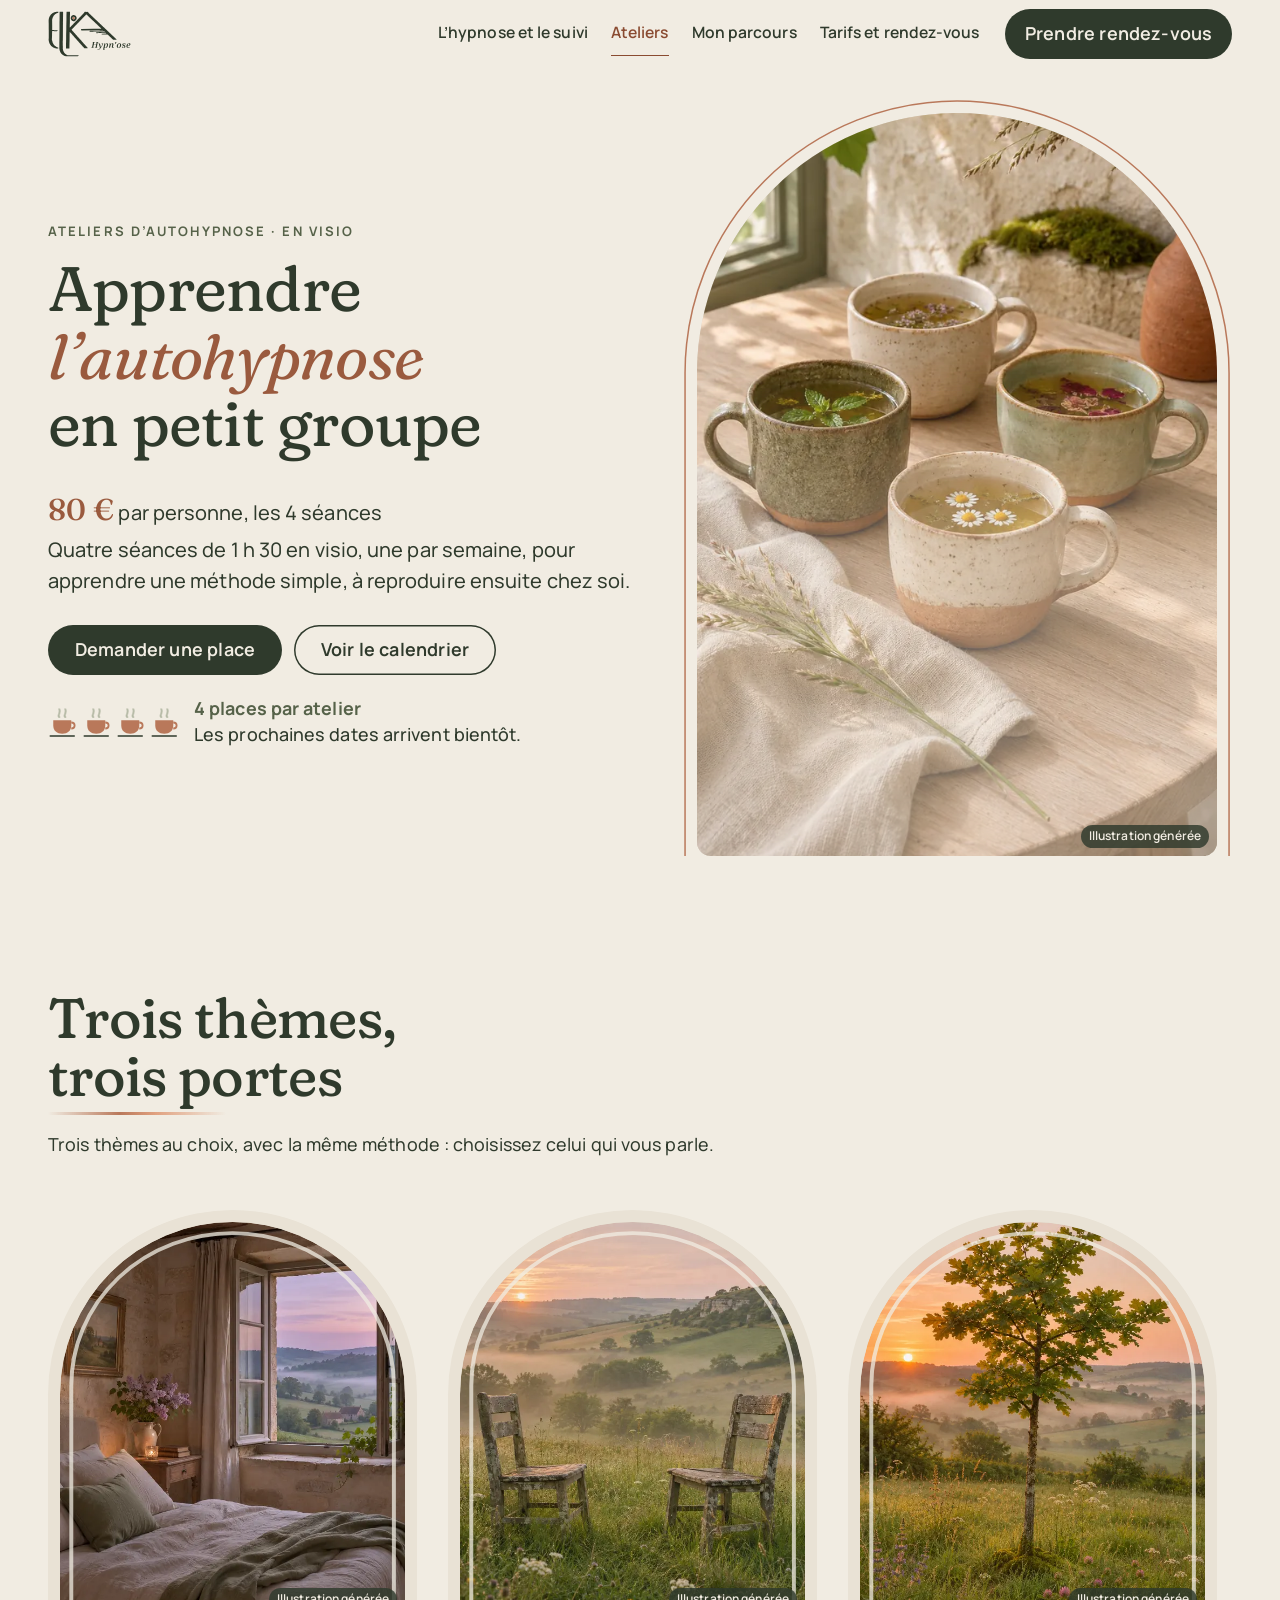
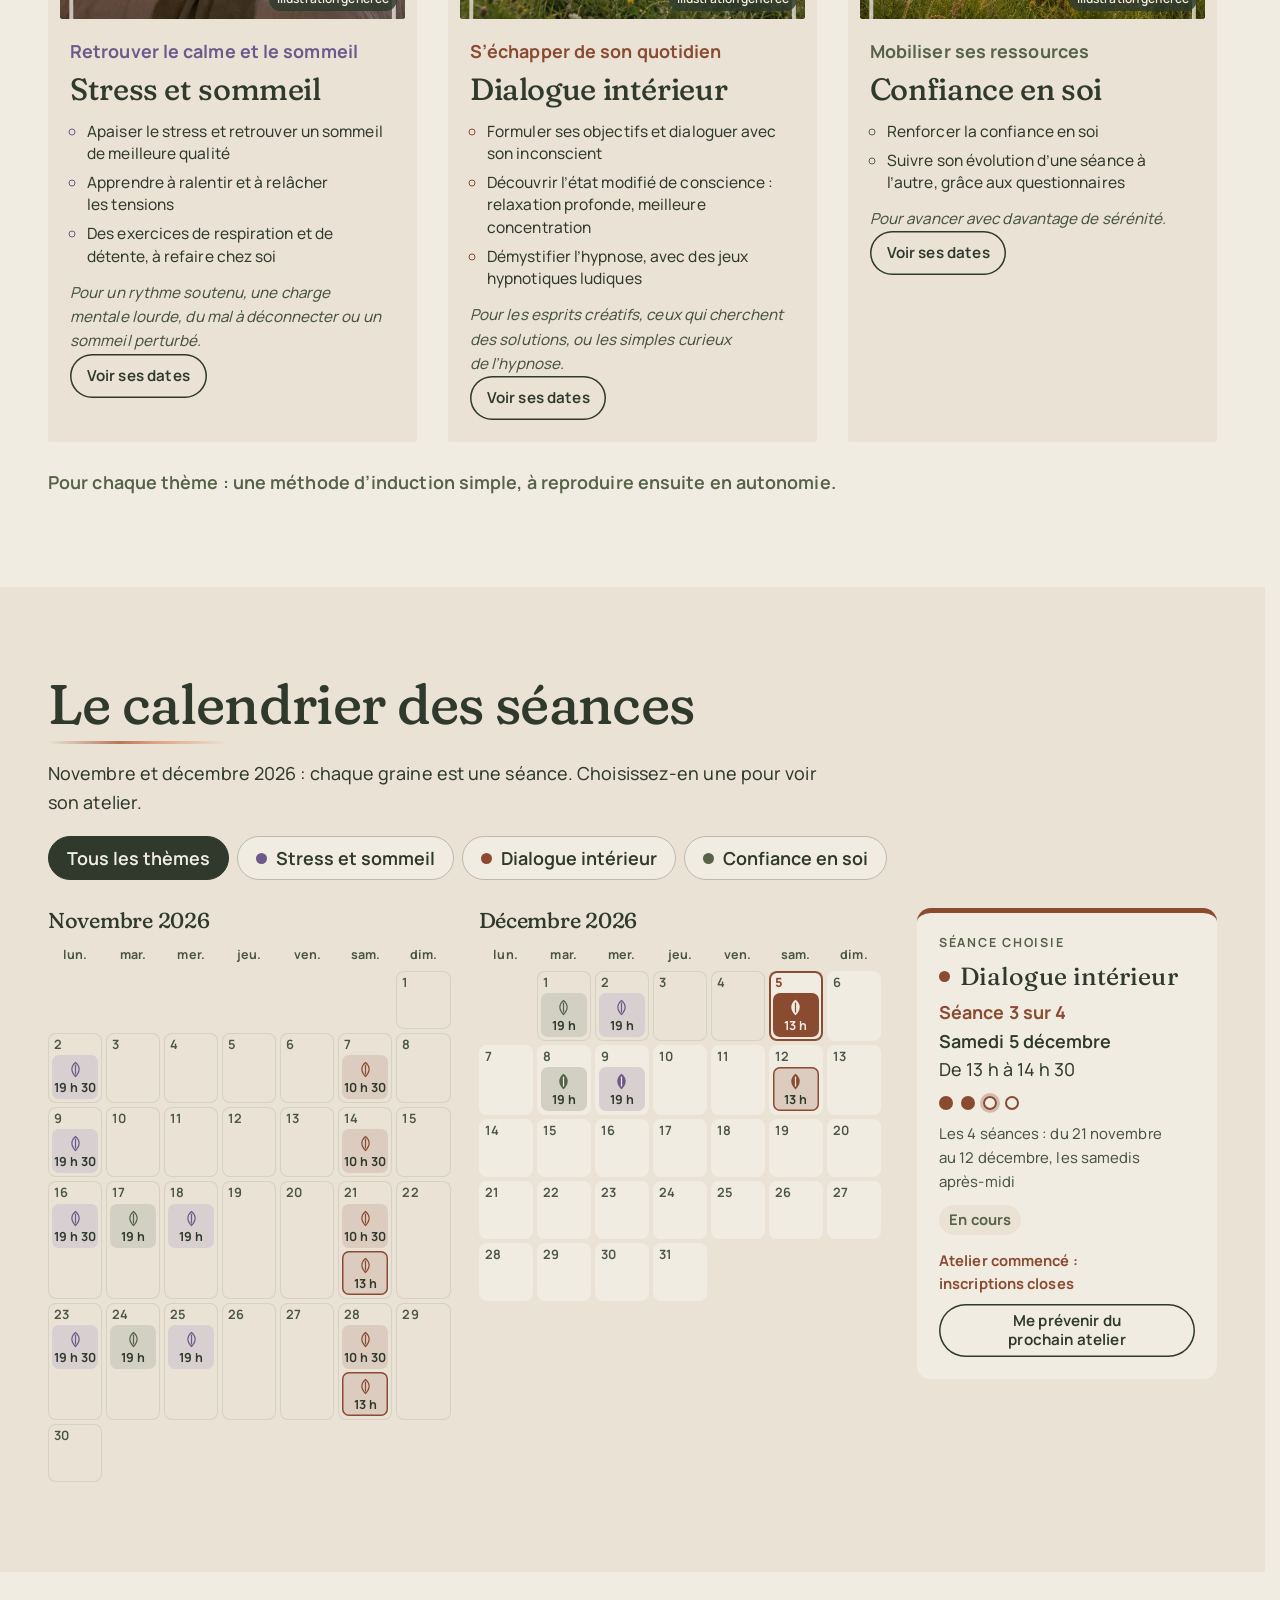
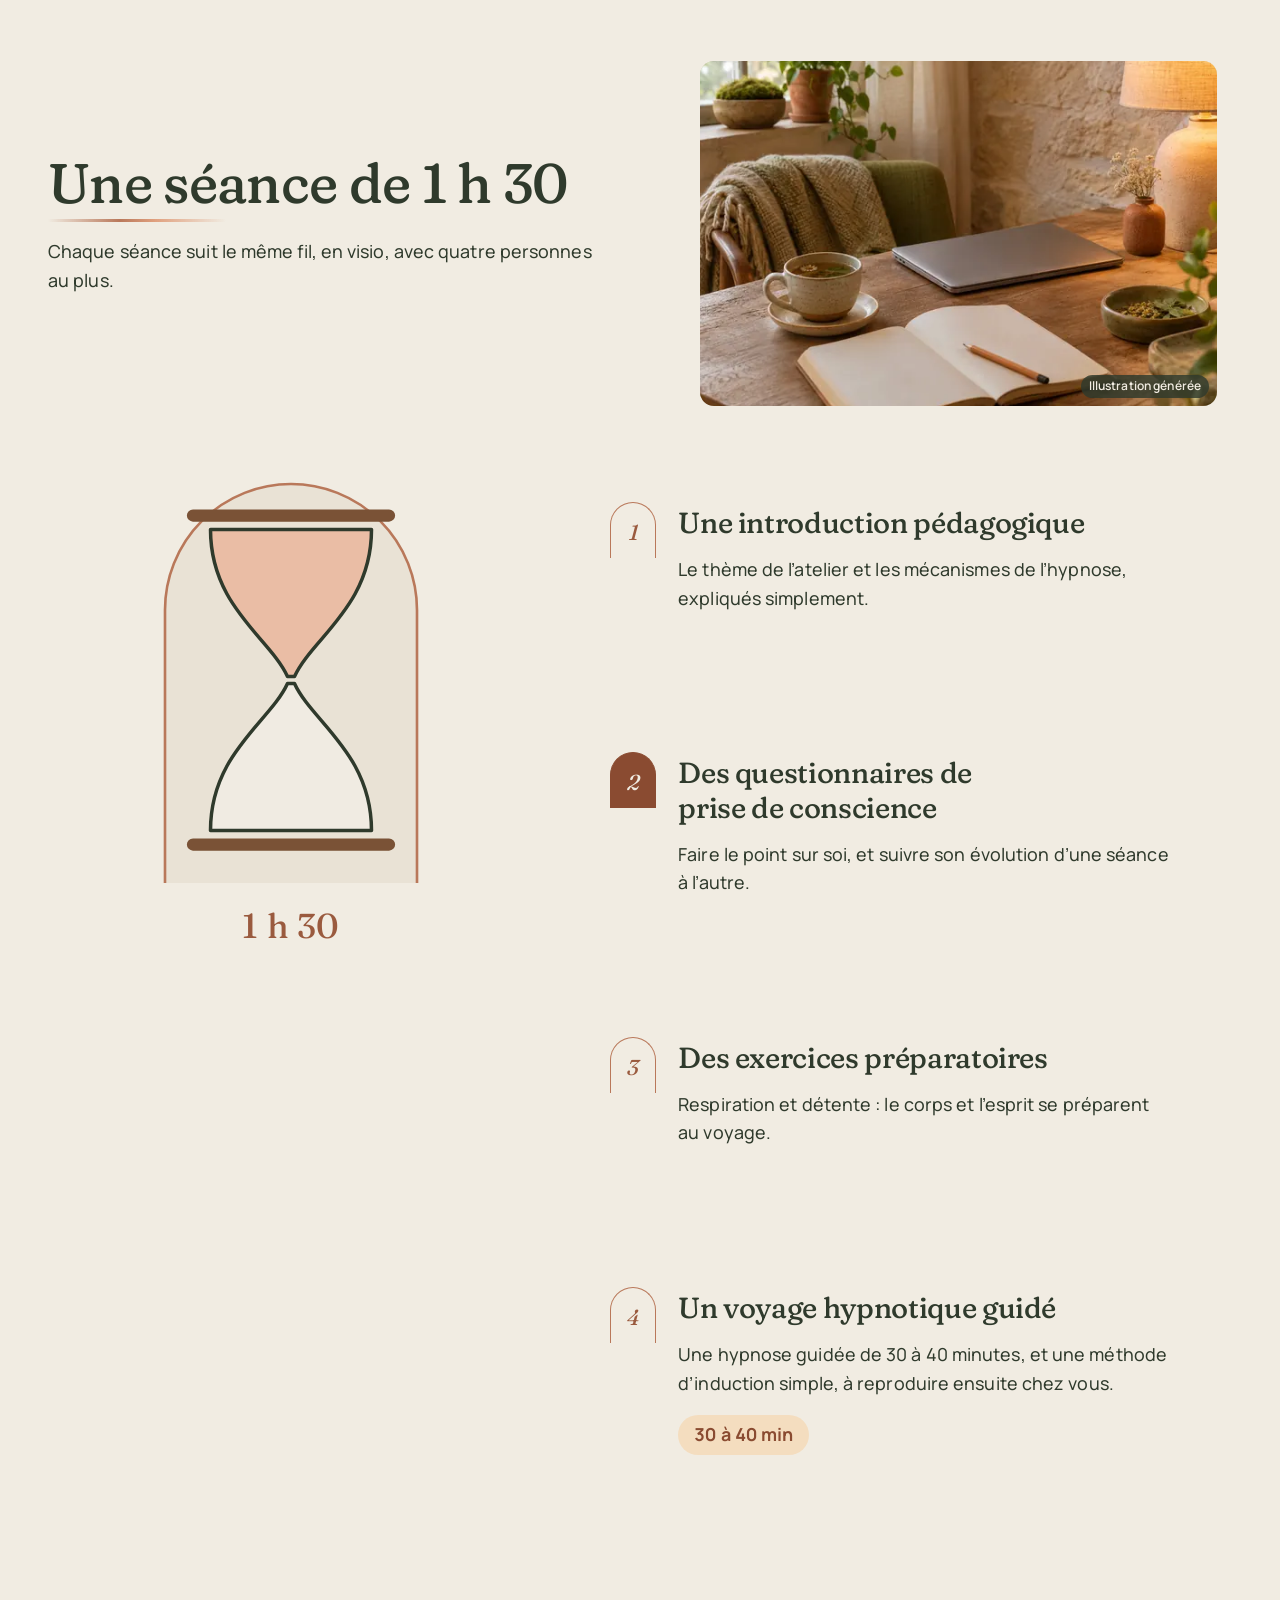
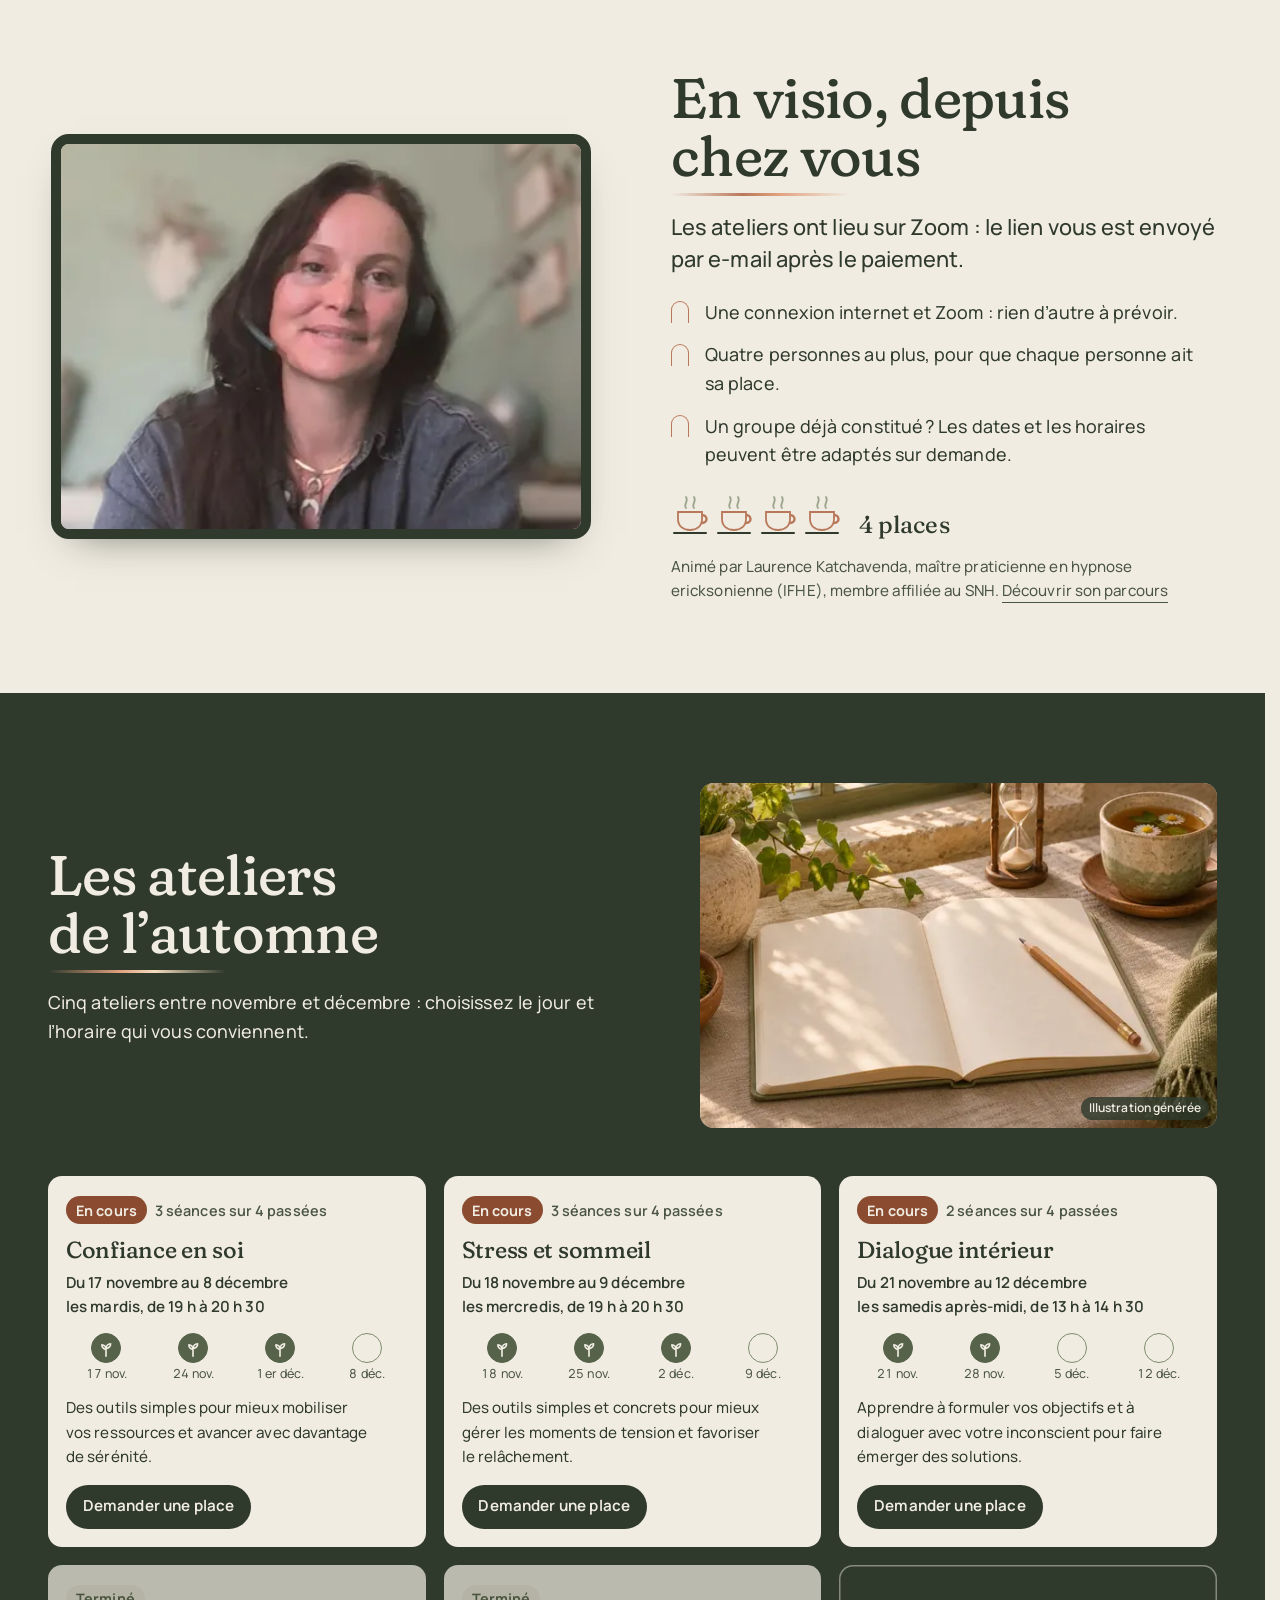
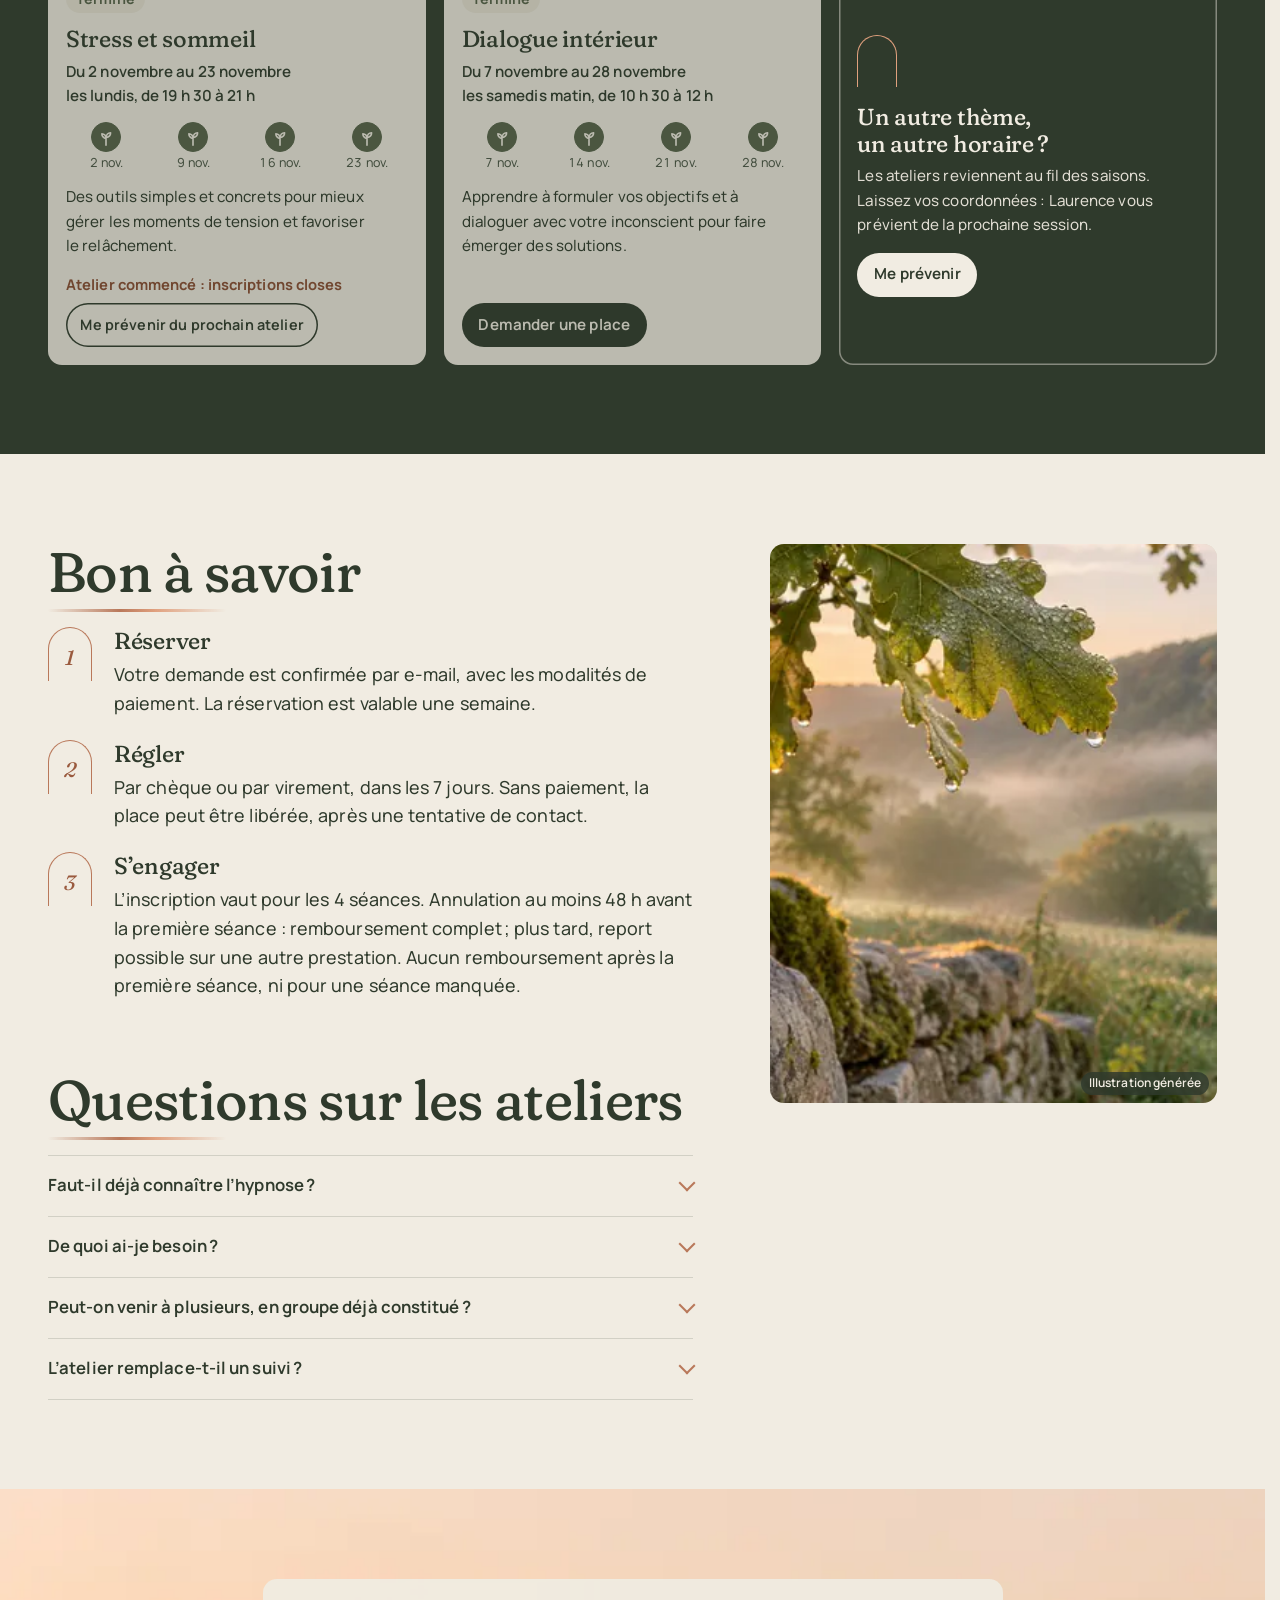
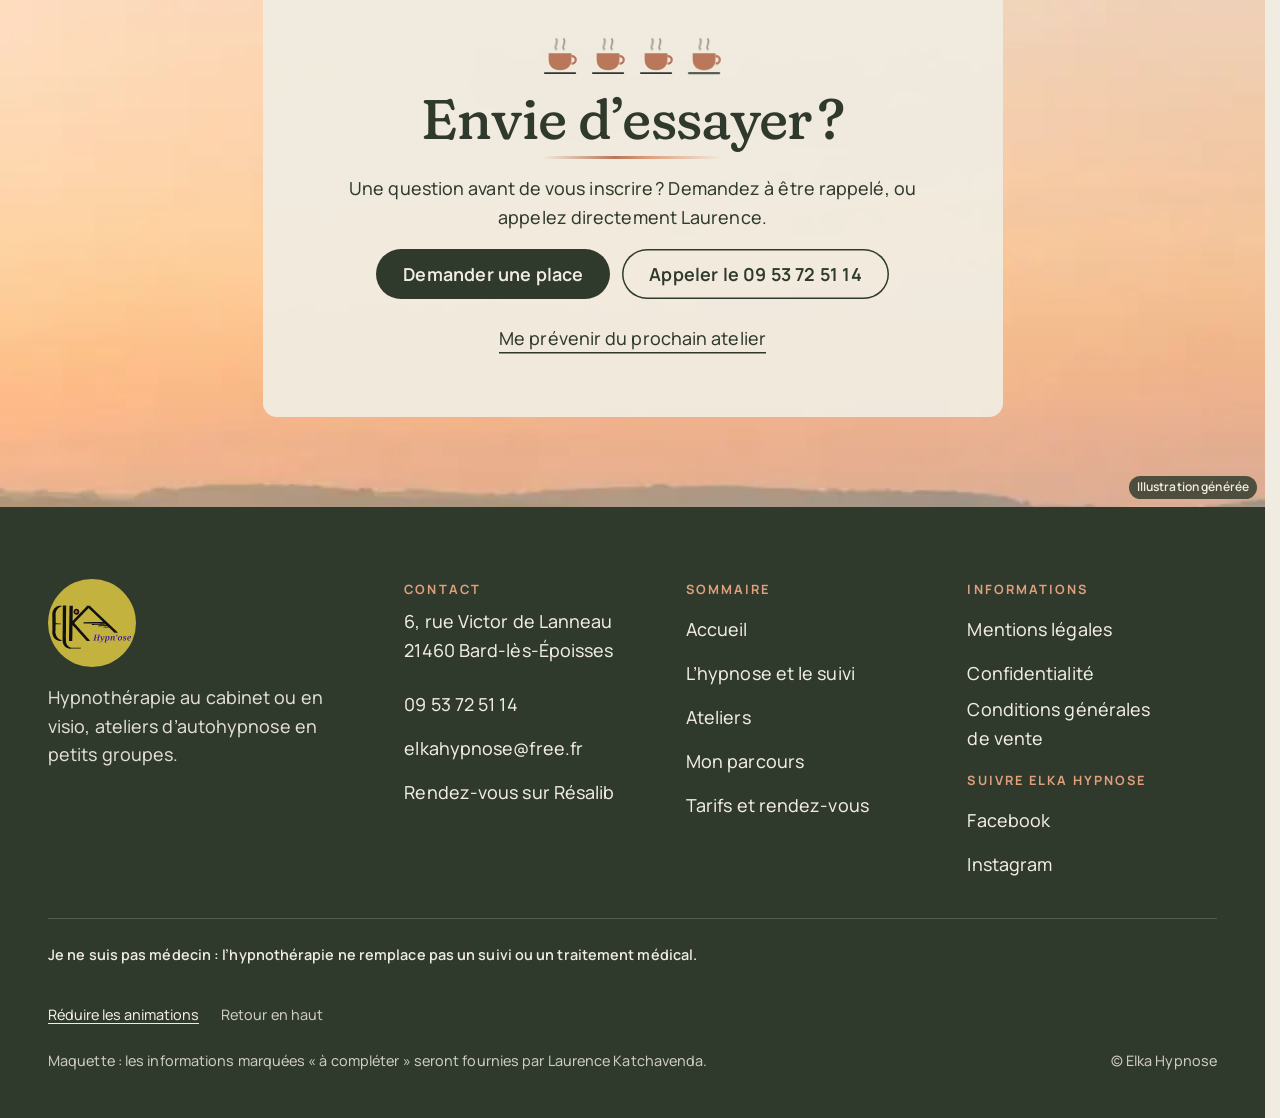
<file: ateliers.html>
<!doctype html>
<html lang="fr" data-v="2" data-gabarit="ateliers" data-curseur>
<head>
<meta charset="utf-8">
<meta name="viewport" content="width=device-width, initial-scale=1, viewport-fit=cover">
<title>Ateliers d’autohypnose en visio : Elka Hypnose</title>
<meta name="description" content="Ateliers d’autohypnose en visio avec Laurence Katchavenda : 3 thèmes, 4 séances de 1 h 30, 4 places, 80 €. Calendrier de novembre et décembre 2026, déroulé d’une séance et conditions.">
<meta name="robots" content="noindex, nofollow">
<link rel="canonical" href="https://elka-maquette.vercel.app/ateliers">
<style>:root{--fond:#F1ECE2;--texte:#2F3A2C;--voile-fond:#2F3A2C;--ouverture-fond:#F1ECE2;--menu-fond:#2F3A2C}:root { --entete-h: 72px; --barres-h: 0px; } html { background: var(--fond); color: var(--texte); scrollbar-gutter: stable; } body { margin: 0; background: var(--fond); } html.js:not(.calme):not(.secours):not([data-arrivee="retour"]) [data-anime] { opacity: 0; } html.js:not(.calme):not(.secours):not([data-arrivee="retour"]) [data-anime].vu { opacity: 1; } [data-voile] { position: fixed; inset: 0; z-index: 900; background: var(--voile-fond); transform: translateY(100%); visibility: hidden; pointer-events: none; } html[data-arrivee="voile"]:not(.voile-leve):not(.calme):not(.secours) [data-voile] { transform: none; visibility: visible; } html.calme [data-voile], html.secours [data-voile] { visibility: hidden !important; } .ouverture-panneau { position: fixed; inset: 0; z-index: 850; display: none; place-content: center; justify-items: center; background: var(--ouverture-fond, var(--voile-fond)); color: var(--fond); text-align: center; } html.js[data-arrivee="intro"]:not(.calme):not(.secours):not(.intro-finie) .ouverture-panneau { display: grid; } html.defilement-bloque, html.defilement-bloque body, html.js[data-arrivee="intro"]:not(.calme):not(.secours):not(.intro-finie), html.js[data-arrivee="intro"]:not(.calme):not(.secours):not(.intro-finie) body, html[data-arrivee="voile"]:not(.voile-leve):not(.calme):not(.secours), html[data-arrivee="voile"]:not(.voile-leve):not(.calme):not(.secours) body { overflow: hidden; } html.js[data-arrivee="intro"]:not(.calme):not(.secours):not(.intro-finie) { background-color: var(--ouverture-fond, var(--voile-fond)); } html[data-arrivee="voile"]:not(.voile-leve):not(.calme):not(.secours) { background-color: var(--voile-fond); }</style>
<script>(function () {
var d = document.documentElement, ss = null, ls = null;
try { ss = window.sessionStorage; ls = window.localStorage; } catch (e) {}
d.classList.add('js');
var calme = false;
try { calme = !!ls && ls.getItem('socle:calme') === 'oui'; } catch (e) {}
if (!calme && window.matchMedia && matchMedia('(prefers-reduced-motion: reduce)').matches) calme = true;
if (calme) d.classList.add('calme');
var nav = performance.getEntriesByType ? performance.getEntriesByType('navigation')[0] : null;
var type = nav ? nav.type : 'navigate';
var depart = null;
try { depart = JSON.parse(ss.getItem('socle:depart') || 'null'); ss.removeItem('socle:depart'); } catch (e) {}
if (depart && !(Date.now() - depart.t < 15000)) depart = null;
var retourSection = false;
try { retourSection = !!ss.getItem('socle:calme-retour'); } catch (e) {}
var mode = type === 'back_forward' || retourSection ? 'retour' : type === 'reload' ? 'intro' : depart ? 'voile' : 'intro';
d.setAttribute('data-arrivee', mode);
if (mode === 'voile' && depart.couleur) d.style.setProperty('--voile-fond', depart.couleur);
if (type === 'reload' && 'scrollRestoration' in history) {
if (!retourSection) history.scrollRestoration = 'manual';
}
try {
var choisie = ls && ls.getItem('socle:langue');
var langue = (d.lang || '').slice(0, 2);
if (choisie && choisie !== langue && type === 'navigate' && !depart) {
var alt = document.querySelector('link[rel="alternate"][hreflang="' + choisie + '"]');
if (alt) location.replace(new URL(alt.href).pathname + location.search + location.hash);
}
} catch (e) {}
setTimeout(function () { if (!d.classList.contains('demarre')) d.classList.add('secours'); }, 2000);
})();</script>
<link rel="preload" href="/assets/fonts/fraunces.woff2" as="font" type="font/woff2" crossorigin>
<link rel="preload" href="/assets/fonts/manrope.woff2" as="font" type="font/woff2" crossorigin>
<link rel="stylesheet" href="/assets/css/socle.css?v=2">
<link rel="stylesheet" href="/assets/css/site.css?v=2">
<link rel="modulepreload" href="/assets/js/site.js?v=2">
<link rel="modulepreload" href="/assets/js/socle/index.js?v=2">
<script src="/assets/vendor/gsap.min.js" defer></script>
<script src="/assets/vendor/ScrollTrigger.min.js" defer></script>
<script src="/assets/vendor/SplitText.min.js" defer></script>
<script type="module" src="/assets/js/site.js?v=2"></script>
<meta name="theme-color" content="#F1ECE2">
<link rel="icon" href="/assets/images/favicon.svg" type="image/svg+xml">
<link rel="apple-touch-icon" href="/assets/images/apple-touch-icon.png">
<meta property="og:type" content="website">
<meta property="og:site_name" content="Elka Hypnose">
<meta property="og:locale" content="fr_FR">
<meta property="og:title" content="Ateliers d’autohypnose en visio : Elka Hypnose">
<meta property="og:description" content="Ateliers d’autohypnose en visio avec Laurence Katchavenda : 3 thèmes, 4 séances de 1 h 30, 4 places, 80 €. Calendrier de novembre et décembre 2026, déroulé d’une séance et conditions.">
<meta property="og:url" content="https://elka-maquette.vercel.app/ateliers">
<meta property="og:image" content="https://elka-maquette.vercel.app/assets/partage/ateliers-fr.jpg">
<meta property="og:image:width" content="1200">
<meta property="og:image:height" content="630">
<meta property="og:image:alt" content="Quatre tasses de tisane sur une table de bois, vues à travers une arche">
<meta name="twitter:card" content="summary_large_image">
<script type="application/ld+json">{"@context":"https://schema.org","@type":"LocalBusiness","name":"Elka Hypnose","description":"Séances d’hypnothérapie individuelles et personnalisées sur rendez-vous, au cabinet de Bard-lès-Époisses ou en visio, et ateliers d’initiation à l’autohypnose en petits groupes, en visio.","url":"https://elka-maquette.vercel.app/","image":"https://elka-maquette.vercel.app/assets/partage/accueil-fr.jpg","logo":"https://elka-maquette.vercel.app/assets/images/logo-pastille.svg","telephone":"+33953725114","email":"elkahypnose@free.fr","address":{"@type":"PostalAddress","streetAddress":"6, rue Victor de Lanneau","postalCode":"21460","addressLocality":"Bard-lès-Époisses","addressCountry":"FR"},"geo":{"@type":"GeoCoordinates","latitude":47.5322,"longitude":4.2167},"openingHoursSpecification":[{"@type":"OpeningHoursSpecification","dayOfWeek":["Monday","Tuesday","Wednesday","Thursday","Friday"],"opens":"09:00","closes":"12:00"},{"@type":"OpeningHoursSpecification","dayOfWeek":["Monday","Tuesday","Wednesday","Thursday","Friday"],"opens":"13:30","closes":"19:00"},{"@type":"OpeningHoursSpecification","dayOfWeek":"Saturday","opens":"09:00","closes":"12:00"}],"founder":{"@type":"Person","name":"Laurence Katchavenda","jobTitle":"Hypnothérapeute"},"sameAs":["https://www.resalib.fr/praticien/106137-laurence-katchavenda-ei-elkahypnose-praticien-en-hypnose-bard-les-epoisses","https://www.facebook.com/profile.php?id=61572601529462","https://instagram.com/elkahypnose/"]}</script>
</head>
<body id="haut" class="page-ateliers">
<div data-voile aria-hidden="true"><div class="voile-contenu">
  <svg class="voile-arche" viewBox="0 0 120 170" aria-hidden="true"><path d="M2 170 V60 A58 58 0 0 1 118 60 V170" /></svg>
  <img src="/assets/images/logo-clair.svg" alt="" width="108" height="60">
  <span data-voile-libelle>Ateliers</span>
</div></div>
<div class="ouverture-panneau" data-ouverture aria-hidden="true">
  <div class="seuil-arche" data-seuil-arche>
    <div class="seuil-vue" data-seuil-vue>
      <figure class="media seuil-media" data-grok style="--cadrage:50% 62%;--cadrage-mobile:50% 56%">
  <picture><source media="(max-width: 760px) and (orientation: portrait)" srcset="/assets/images/grok/ateliers-ouverture-mobile-640.webp 640w, /assets/images/grok/ateliers-ouverture-mobile-941.webp 941w" sizes="(max-width: 760px) 92vw, 600px">
    <img src="/assets/images/grok/ateliers-ouverture-1280.webp" srcset="/assets/images/grok/ateliers-ouverture-640.webp 640w, /assets/images/grok/ateliers-ouverture-1280.webp 1280w, /assets/images/grok/ateliers-ouverture-1672.webp 1672w" sizes="(max-width: 760px) 92vw, 600px" alt="" width="1280" height="720" fetchpriority="high" loading="eager" decoding="async">
  </picture><figcaption class="mention-ia">Illustration générée</figcaption>
</figure>
      <div class="seuil-brume" data-seuil-brume></div>
    </div>
    <div class="seuil-battants" data-seuil-battants><span class="seuil-battant seuil-battant--g"></span><span class="seuil-battant seuil-battant--d"></span><span class="seuil-lueur" data-seuil-lueur></span></div>
    <svg class="seuil-cadre" data-seuil-cadre><path /></svg>
  </div>
  <p class="ouverture-ligne">Hypnose · Bard-lès-Époisses</p>
</div>
<a class="evitement" href="#contenu">Aller au contenu</a>
<header data-entete>
  <div class="entete-rangee">
    <a class="entete-logo" href="/" aria-label="Elka Hypn’ose, retour à l’accueil" data-libelle="Accueil">
      <img src="/assets/images/logo.svg" alt="" width="90" height="50">
    </a>
    <nav data-nav aria-label="Navigation principale">
      <ul><li><a href="/hypnose-et-suivi" class="lien-trace" data-libelle="L’hypnose et le suivi">L’hypnose et le suivi</a></li><li><a href="/ateliers" class="lien-trace" data-libelle="Ateliers" aria-current="page">Ateliers</a></li><li><a href="/mon-parcours" class="lien-trace" data-libelle="Mon parcours">Mon parcours</a></li><li><a href="/tarifs-et-rendez-vous" class="lien-trace" data-libelle="Tarifs et rendez-vous">Tarifs et rendez-vous</a></li></ul>
    </nav>
    <div class="entete-actions">
      <a class="bouton bouton--entete" href="/tarifs-et-rendez-vous#rendez-vous" data-libelle="Tarifs et rendez-vous" data-magnetique>Prendre rendez-vous</a>
      <button type="button" data-menu-bouton aria-controls="menu" aria-expanded="false" data-libelle-ouvrir="Menu" data-libelle-fermer="Fermer"><span class="menu-icone" aria-hidden="true"></span><span data-libelle-bouton>Menu</span></button>
    </div>
  </div>
</header>
<div id="menu" data-menu role="dialog" aria-modal="true" aria-label="Menu">
  <div class="menu-grille">
    <ul class="menu-liens"><li style="--i:0"><a href="/" class="menu-lien" data-libelle="Accueil">Accueil</a></li><li style="--i:1"><a href="/hypnose-et-suivi" class="menu-lien" data-libelle="L’hypnose et le suivi">L’hypnose et le suivi</a></li><li style="--i:2"><a href="/ateliers" class="menu-lien" data-libelle="Ateliers" aria-current="page">Ateliers</a></li><li style="--i:3"><a href="/mon-parcours" class="menu-lien" data-libelle="Mon parcours">Mon parcours</a></li><li style="--i:4"><a href="/tarifs-et-rendez-vous" class="menu-lien" data-libelle="Tarifs et rendez-vous">Tarifs et rendez-vous</a></li></ul>
    <div class="menu-contact">
      <p class="menu-titre">Contact</p>
      <p><a class="bouton bouton--clair" href="tel:+33953725114">Appeler le 09 53 72 51 14</a></p>
      <p><a class="bouton bouton--contour-clair" href="/tarifs-et-rendez-vous#rendez-vous" data-libelle="Tarifs et rendez-vous">Prendre rendez-vous</a></p>
      <p class="menu-adresse">6, rue Victor de Lanneau<br><span class="insecable">21460 Bard-lès-Époisses</span></p>
      <p><button type="button" class="lien" data-calme-bascule data-libelle-reduire="Réduire les animations" data-libelle-retablir="Rétablir les animations" data-libelle-systeme="Animations réduites par le réglage de votre appareil"><span data-libelle-bouton>Réduire les animations</span></button></p>
    </div>
  </div>
</div>
<main id="contenu" tabindex="-1">
<section class="seuil ecran" id="debut">
  <div class="seuil-texte">
    <p class="surtitre" data-anime="gsap">Ateliers d’autohypnose · en visio</p>
    <h1 class="seuil-titre seuil-titre--page" data-superpose><span class="mot-masque"><span class="mot" data-anime="gsap">Apprendre</span></span> <span class="mot-masque mot-masque--cle"><em class="mot mot--cle" data-anime="gsap">l’autohypnose</em></span> <span class="mot-masque"><span class="mot" data-anime="gsap">en</span></span> <span class="mot-masque"><span class="mot" data-anime="gsap">petit</span></span> <span class="mot-masque"><span class="mot" data-anime="gsap">groupe</span></span> </h1>
    <p class="seuil-prix" data-info-cle data-anime="gsap"><strong class="prix-appel" data-prix>80 €</strong> par personne, les 4 séances</p>
    <p class="seuil-intro" data-anime="gsap">Quatre séances de 1 h 30 en visio, une par semaine, pour apprendre une méthode simple, à reproduire ensuite chez soi.</p>
    <p class="seuil-actions" data-anime="gsap">
      <a href="/tarifs-et-rendez-vous?sujet=atelier#rappel" class="bouton" data-libelle="Tarifs et rendez-vous" data-action-principale data-magnetique>Demander une place</a>
      <a class="bouton bouton--contour" href="#calendrier">Voir le calendrier</a>
    </p>
    <div class="seuil-info places-tasses" data-anime="gsap">
      <span class="tasses" aria-hidden="true"><svg viewBox="0 0 40 44" aria-hidden="true"><path class="tasse-vapeur" d="M15 15 C12 11 18 9 15 4" /><path class="tasse-vapeur tasse-vapeur--2" d="M23 15 C20 11 26 9 23 4" /><path class="tasse-corps" d="M7 19 H31 V26 C31 33 26 37 19 37 C12 37 7 33 7 26 Z" /><path class="tasse-anse" d="M31 22 C37 22 37 30 31 30" /><path class="tasse-soucoupe" d="M3 40 H35" /></svg><svg viewBox="0 0 40 44" aria-hidden="true"><path class="tasse-vapeur" d="M15 15 C12 11 18 9 15 4" /><path class="tasse-vapeur tasse-vapeur--2" d="M23 15 C20 11 26 9 23 4" /><path class="tasse-corps" d="M7 19 H31 V26 C31 33 26 37 19 37 C12 37 7 33 7 26 Z" /><path class="tasse-anse" d="M31 22 C37 22 37 30 31 30" /><path class="tasse-soucoupe" d="M3 40 H35" /></svg><svg viewBox="0 0 40 44" aria-hidden="true"><path class="tasse-vapeur" d="M15 15 C12 11 18 9 15 4" /><path class="tasse-vapeur tasse-vapeur--2" d="M23 15 C20 11 26 9 23 4" /><path class="tasse-corps" d="M7 19 H31 V26 C31 33 26 37 19 37 C12 37 7 33 7 26 Z" /><path class="tasse-anse" d="M31 22 C37 22 37 30 31 30" /><path class="tasse-soucoupe" d="M3 40 H35" /></svg><svg viewBox="0 0 40 44" aria-hidden="true"><path class="tasse-vapeur" d="M15 15 C12 11 18 9 15 4" /><path class="tasse-vapeur tasse-vapeur--2" d="M23 15 C20 11 26 9 23 4" /><path class="tasse-corps" d="M7 19 H31 V26 C31 33 26 37 19 37 C12 37 7 33 7 26 Z" /><path class="tasse-anse" d="M31 22 C37 22 37 30 31 30" /><path class="tasse-soucoupe" d="M3 40 H35" /></svg></span>
      <p><strong>4 places par atelier</strong><br><span data-prochain data-textes="{&quot;prochain&quot;:&quot;Prochain atelier : {theme}, dès le {date}&quot;,&quot;aucun&quot;:&quot;Les prochaines dates arrivent bientôt.&quot;}" data-ateliers-json="[{&quot;theme&quot;:&quot;Stress et sommeil&quot;,&quot;debut&quot;:&quot;19:30&quot;,&quot;d0&quot;:&quot;2026-11-02&quot;,&quot;date&quot;:&quot;2 novembre&quot;},{&quot;theme&quot;:&quot;Dialogue intérieur&quot;,&quot;debut&quot;:&quot;10:30&quot;,&quot;d0&quot;:&quot;2026-11-07&quot;,&quot;date&quot;:&quot;7 novembre&quot;},{&quot;theme&quot;:&quot;Confiance en soi&quot;,&quot;debut&quot;:&quot;19:00&quot;,&quot;d0&quot;:&quot;2026-11-17&quot;,&quot;date&quot;:&quot;17 novembre&quot;},{&quot;theme&quot;:&quot;Stress et sommeil&quot;,&quot;debut&quot;:&quot;19:00&quot;,&quot;d0&quot;:&quot;2026-11-18&quot;,&quot;date&quot;:&quot;18 novembre&quot;},{&quot;theme&quot;:&quot;Dialogue intérieur&quot;,&quot;debut&quot;:&quot;13:00&quot;,&quot;d0&quot;:&quot;2026-11-21&quot;,&quot;date&quot;:&quot;21 novembre&quot;}]">Prochain atelier : Dialogue intérieur, dès le 7 novembre</span></p>
    </div>
  </div>
  <div class="arche seuil-arche-page" data-arche>
  <figure class="media arche-media" data-grok style="--cadrage:50% 62%;--cadrage-mobile:50% 56%">
  <picture><source media="(max-width: 760px) and (orientation: portrait)" srcset="/assets/images/grok/ateliers-ouverture-mobile-640.webp 640w, /assets/images/grok/ateliers-ouverture-mobile-941.webp 941w" sizes="(max-width: 760px) 92vw, 600px">
    <img src="/assets/images/grok/ateliers-ouverture-1280.webp" srcset="/assets/images/grok/ateliers-ouverture-640.webp 640w, /assets/images/grok/ateliers-ouverture-1280.webp 1280w, /assets/images/grok/ateliers-ouverture-1672.webp 1672w" sizes="(max-width: 760px) 92vw, 600px" alt="Quatre tasses de tisane en céramique sur une table ronde en bois, près d’une fenêtre" width="1280" height="720" fetchpriority="high" loading="eager" decoding="async">
  </picture><figcaption class="mention-ia">Illustration générée</figcaption>
</figure>
  <canvas class="arche-brume" data-brume aria-hidden="true" data-audit-ignorer></canvas>
  <div class="arche-brume-css" aria-hidden="true"></div>
  <svg class="arche-cadre" aria-hidden="true" data-audit-ignorer><path data-cadre /></svg>
</div>
</section>
<section class="themes conteneur" id="themes">
  <div class="entete-section">
    <h2 class="titre-section" data-anime>Trois thèmes, trois portes</h2>
    <p data-anime>Trois thèmes au choix, avec la même méthode : choisissez celui qui vous parle.</p>
  </div>
  <ul class="portes">
    <li class="porte porte--stress" id="theme-stress" data-porte>
      <div class="porte-arche">
        <figure class="media porte-media" data-grok style="--cadrage:62% 50%">
  <picture>
    <img src="/assets/images/grok/atelier-theme-stress-1122.webp" srcset="/assets/images/grok/atelier-theme-stress-640.webp 640w, /assets/images/grok/atelier-theme-stress-1122.webp 1122w" sizes="(max-width: 760px) 92vw, (max-width: 1100px) 46vw, 380px" alt="Chambre en pierre au crépuscule : lit de lin, bouquet de lilas, fenêtre ouverte sur une vallée dans la brume" width="1122" height="1402" loading="lazy" decoding="async">
  </picture><figcaption class="mention-ia">Illustration générée</figcaption>
</figure>
        <span class="porte-battants" aria-hidden="true"><span class="porte-battant porte-battant--g"></span><span class="porte-battant porte-battant--d"></span></span>
        <svg class="porte-cadre" viewBox="0 0 100 125" preserveAspectRatio="none" aria-hidden="true"><path d="M1 125 V50 A49 49 0 0 1 99 50 V125" /></svg>
      </div>
      <div class="porte-texte">
        <p class="porte-accroche">Retrouver le calme et le sommeil</p>
        <h3 class="porte-titre">Stress et sommeil</h3>
        <ul class="porte-objectifs"><li>Apaiser le stress et retrouver un sommeil de meilleure qualité</li><li>Apprendre à ralentir et à relâcher les tensions</li><li>Des exercices de respiration et de détente, à refaire chez soi</li></ul>
        <p class="porte-pourqui">Pour un rythme soutenu, une charge mentale lourde, du mal à déconnecter ou un sommeil perturbé.</p>
        <p class="porte-action"><a class="bouton bouton--petit bouton--contour" href="?theme=stress#calendrier" data-filtre-lien="stress" data-sans-transition>Voir ses dates</a></p>
      </div>
    </li><li class="porte porte--dialogue" id="theme-dialogue" data-porte>
      <div class="porte-arche">
        <figure class="media porte-media" data-grok style="--cadrage:50% 62%">
  <picture>
    <img src="/assets/images/grok/atelier-theme-dialogue-1122.webp" srcset="/assets/images/grok/atelier-theme-dialogue-640.webp 640w, /assets/images/grok/atelier-theme-dialogue-1122.webp 1122w" sizes="(max-width: 760px) 92vw, (max-width: 1100px) 46vw, 380px" alt="Deux vieilles chaises de bois dans un pré, au-dessus d’une vallée dans la brume du matin" width="1122" height="1402" loading="lazy" decoding="async">
  </picture><figcaption class="mention-ia">Illustration générée</figcaption>
</figure>
        <span class="porte-battants" aria-hidden="true"><span class="porte-battant porte-battant--g"></span><span class="porte-battant porte-battant--d"></span></span>
        <svg class="porte-cadre" viewBox="0 0 100 125" preserveAspectRatio="none" aria-hidden="true"><path d="M1 125 V50 A49 49 0 0 1 99 50 V125" /></svg>
      </div>
      <div class="porte-texte">
        <p class="porte-accroche">S’échapper de son quotidien</p>
        <h3 class="porte-titre">Dialogue intérieur</h3>
        <ul class="porte-objectifs"><li>Formuler ses objectifs et dialoguer avec son inconscient</li><li>Découvrir l’état modifié de conscience : relaxation profonde, meilleure concentration</li><li>Démystifier l’hypnose, avec des jeux hypnotiques ludiques</li></ul>
        <p class="porte-pourqui">Pour les esprits créatifs, ceux qui cherchent des solutions, ou les simples curieux de l’hypnose.</p>
        <p class="porte-action"><a class="bouton bouton--petit bouton--contour" href="?theme=dialogue#calendrier" data-filtre-lien="dialogue" data-sans-transition>Voir ses dates</a></p>
      </div>
    </li><li class="porte porte--confiance" id="theme-confiance" data-porte>
      <div class="porte-arche">
        <figure class="media porte-media" data-grok style="--cadrage:50% 42%">
  <picture>
    <img src="/assets/images/grok/atelier-theme-confiance-1122.webp" srcset="/assets/images/grok/atelier-theme-confiance-640.webp 640w, /assets/images/grok/atelier-theme-confiance-1122.webp 1122w" sizes="(max-width: 760px) 92vw, (max-width: 1100px) 46vw, 380px" alt="Jeune chêne seul dans un pré fleuri, au lever du soleil" width="1122" height="1402" loading="lazy" decoding="async">
  </picture><figcaption class="mention-ia">Illustration générée</figcaption>
</figure>
        <span class="porte-battants" aria-hidden="true"><span class="porte-battant porte-battant--g"></span><span class="porte-battant porte-battant--d"></span></span>
        <svg class="porte-cadre" viewBox="0 0 100 125" preserveAspectRatio="none" aria-hidden="true"><path d="M1 125 V50 A49 49 0 0 1 99 50 V125" /></svg>
      </div>
      <div class="porte-texte">
        <p class="porte-accroche">Mobiliser ses ressources</p>
        <h3 class="porte-titre">Confiance en soi</h3>
        <ul class="porte-objectifs"><li>Renforcer la confiance en soi</li><li>Suivre son évolution d’une séance à l’autre, grâce aux questionnaires</li></ul>
        <p class="porte-pourqui">Pour avancer avec davantage de sérénité.</p>
        <p class="porte-action"><a class="bouton bouton--petit bouton--contour" href="?theme=confiance#calendrier" data-filtre-lien="confiance" data-sans-transition>Voir ses dates</a></p>
      </div>
    </li>
  </ul>
  <p class="themes-commun" data-anime>Pour chaque thème : une méthode d’induction simple, à reproduire ensuite en autonomie.</p>
</section>
<section class="calendrier" id="calendrier" data-calendrier data-textes="{&quot;seance&quot;:&quot;Séance {n} sur 4&quot;,&quot;detailDate&quot;:&quot;{jour} {date}&quot;,&quot;detailHoraire&quot;:&quot;De {debut} à {fin}&quot;,&quot;detailPeriode&quot;:&quot;Les 4 séances : du {d1} au {d2}, {jour}&quot;,&quot;joursLongs&quot;:[&quot;lundi&quot;,&quot;mardi&quot;,&quot;mercredi&quot;,&quot;jeudi&quot;,&quot;vendredi&quot;,&quot;samedi&quot;,&quot;dimanche&quot;],&quot;aVenir&quot;:&quot;À venir&quot;,&quot;enCours&quot;:&quot;En cours&quot;,&quot;termine&quot;:&quot;Terminé&quot;,&quot;dans&quot;:&quot;dans {n} jours&quot;,&quot;demain&quot;:&quot;demain&quot;,&quot;aujourdhui&quot;:&quot;aujourd’hui&quot;,&quot;inscrire&quot;:&quot;Demander une place&quot;,&quot;ferme&quot;:&quot;Atelier commencé : inscriptions closes&quot;,&quot;prochain&quot;:&quot;Me prévenir du prochain atelier&quot;,&quot;lienInscrire&quot;:&quot;/tarifs-et-rendez-vous?sujet=atelier&amp;atelier={id}#rappel&quot;,&quot;lienProchain&quot;:&quot;/tarifs-et-rendez-vous?sujet=prochain#rappel&quot;,&quot;libelleRdv&quot;:&quot;Tarifs et rendez-vous&quot;}" data-ateliers-json="[{&quot;id&quot;:&quot;stress-sommeil-lundis&quot;,&quot;theme&quot;:&quot;Stress et sommeil&quot;,&quot;themeId&quot;:&quot;stress&quot;,&quot;jour&quot;:&quot;les lundis&quot;,&quot;debut&quot;:&quot;19:30&quot;,&quot;fin&quot;:&quot;21:00&quot;,&quot;seances&quot;:[&quot;2026-11-02&quot;,&quot;2026-11-09&quot;,&quot;2026-11-16&quot;,&quot;2026-11-23&quot;],&quot;debutTexte&quot;:&quot;19 h 30&quot;,&quot;finTexte&quot;:&quot;21 h&quot;,&quot;dates&quot;:[&quot;2 novembre&quot;,&quot;9 novembre&quot;,&quot;16 novembre&quot;,&quot;23 novembre&quot;]},{&quot;id&quot;:&quot;dialogue-interieur-samedis-matin&quot;,&quot;theme&quot;:&quot;Dialogue intérieur&quot;,&quot;themeId&quot;:&quot;dialogue&quot;,&quot;jour&quot;:&quot;les samedis matin&quot;,&quot;debut&quot;:&quot;10:30&quot;,&quot;fin&quot;:&quot;12:00&quot;,&quot;seances&quot;:[&quot;2026-11-07&quot;,&quot;2026-11-14&quot;,&quot;2026-11-21&quot;,&quot;2026-11-28&quot;],&quot;debutTexte&quot;:&quot;10 h 30&quot;,&quot;finTexte&quot;:&quot;12 h&quot;,&quot;dates&quot;:[&quot;7 novembre&quot;,&quot;14 novembre&quot;,&quot;21 novembre&quot;,&quot;28 novembre&quot;]},{&quot;id&quot;:&quot;confiance-en-soi-mardis&quot;,&quot;theme&quot;:&quot;Confiance en soi&quot;,&quot;themeId&quot;:&quot;confiance&quot;,&quot;jour&quot;:&quot;les mardis&quot;,&quot;debut&quot;:&quot;19:00&quot;,&quot;fin&quot;:&quot;20:30&quot;,&quot;seances&quot;:[&quot;2026-11-17&quot;,&quot;2026-11-24&quot;,&quot;2026-12-01&quot;,&quot;2026-12-08&quot;],&quot;debutTexte&quot;:&quot;19 h&quot;,&quot;finTexte&quot;:&quot;20 h 30&quot;,&quot;dates&quot;:[&quot;17 novembre&quot;,&quot;24 novembre&quot;,&quot;1er décembre&quot;,&quot;8 décembre&quot;]},{&quot;id&quot;:&quot;stress-sommeil-mercredis&quot;,&quot;theme&quot;:&quot;Stress et sommeil&quot;,&quot;themeId&quot;:&quot;stress&quot;,&quot;jour&quot;:&quot;les mercredis&quot;,&quot;debut&quot;:&quot;19:00&quot;,&quot;fin&quot;:&quot;20:30&quot;,&quot;seances&quot;:[&quot;2026-11-18&quot;,&quot;2026-11-25&quot;,&quot;2026-12-02&quot;,&quot;2026-12-09&quot;],&quot;debutTexte&quot;:&quot;19 h&quot;,&quot;finTexte&quot;:&quot;20 h 30&quot;,&quot;dates&quot;:[&quot;18 novembre&quot;,&quot;25 novembre&quot;,&quot;2 décembre&quot;,&quot;9 décembre&quot;]},{&quot;id&quot;:&quot;dialogue-interieur-samedis-apres-midi&quot;,&quot;theme&quot;:&quot;Dialogue intérieur&quot;,&quot;themeId&quot;:&quot;dialogue&quot;,&quot;jour&quot;:&quot;les samedis après-midi&quot;,&quot;debut&quot;:&quot;13:00&quot;,&quot;fin&quot;:&quot;14:30&quot;,&quot;seances&quot;:[&quot;2026-11-21&quot;,&quot;2026-11-28&quot;,&quot;2026-12-05&quot;,&quot;2026-12-12&quot;],&quot;debutTexte&quot;:&quot;13 h&quot;,&quot;finTexte&quot;:&quot;14 h 30&quot;,&quot;dates&quot;:[&quot;21 novembre&quot;,&quot;28 novembre&quot;,&quot;5 décembre&quot;,&quot;12 décembre&quot;]}]">
  <div class="conteneur">
    <div class="calendrier-tete">
      <h2 class="titre-section" data-anime>Le calendrier des séances</h2>
      <p data-anime>Novembre et décembre 2026 : chaque graine est une séance. Choisissez-en une pour voir son atelier.</p>
    </div>
    <div class="cal-filtres" role="group" aria-label="Afficher les séances" data-anime>
      <button type="button" class="cal-filtre" data-filtre="tous" aria-pressed="true">Tous les thèmes</button>
      <button type="button" class="cal-filtre cal-filtre--stress" data-filtre="stress" aria-pressed="false"><span class="cal-point" aria-hidden="true"></span>Stress et sommeil</button><button type="button" class="cal-filtre cal-filtre--dialogue" data-filtre="dialogue" aria-pressed="false"><span class="cal-point" aria-hidden="true"></span>Dialogue intérieur</button><button type="button" class="cal-filtre cal-filtre--confiance" data-filtre="confiance" aria-pressed="false"><span class="cal-point" aria-hidden="true"></span>Confiance en soi</button>
    </div>
    <div class="cal-grille">
      <div class="cal-mois-liste" data-visuel>
        <div class="mois">
          <h3 class="mois-titre">novembre 2026</h3>
          <ol class="mois-entete" aria-hidden="true"><li>lun.</li><li>mar.</li><li>mer.</li><li>jeu.</li><li>ven.</li><li>sam.</li><li>dim.</li></ol>
          <ol class="mois-jours">
            <li class="jour jour--passe" data-date="2026-11-01" style="--col:7">
                <p class="jour-tete"><span class="jour-nom">dim.</span> <span class="jour-num">1</span></p>
              </li><li class="jour jour--seance jour--passe" data-date="2026-11-02" style="--col:1">
                <p class="jour-tete"><span class="jour-nom">lun.</span> <span class="jour-num">2</span></p>
                <ul class="jour-seances"><li><button type="button" class="graine-seance graine-seance--stress" data-theme="stress" data-session="stress-sommeil-lundis" data-n="1" aria-pressed="false"><svg viewBox="0 0 24 24" aria-hidden="true"><path class="graine-coque" d="M12 4 C17 8 18 14 12 20 C6 14 7 8 12 4 Z" /><path class="graine-ligne" d="M12 7 V17" /></svg><span class="graine-heure">19 h 30</span> <span class="graine-theme">Stress et sommeil</span><span class="visuellement-cache">, séance 1 sur 4, lundi 2 novembre</span></button></li></ul>
              </li><li class="jour jour--aujourdhui" data-date="2026-11-03" style="--col:2">
                <p class="jour-tete"><span class="jour-nom">mar.</span> <span class="jour-num">3</span></p>
              </li><li class="jour" data-date="2026-11-04" style="--col:3">
                <p class="jour-tete"><span class="jour-nom">mer.</span> <span class="jour-num">4</span></p>
              </li><li class="jour" data-date="2026-11-05" style="--col:4">
                <p class="jour-tete"><span class="jour-nom">jeu.</span> <span class="jour-num">5</span></p>
              </li><li class="jour" data-date="2026-11-06" style="--col:5">
                <p class="jour-tete"><span class="jour-nom">ven.</span> <span class="jour-num">6</span></p>
              </li><li class="jour jour--seance" data-date="2026-11-07" style="--col:6">
                <p class="jour-tete"><span class="jour-nom">sam.</span> <span class="jour-num">7</span></p>
                <ul class="jour-seances"><li><button type="button" class="graine-seance graine-seance--dialogue" data-theme="dialogue" data-session="dialogue-interieur-samedis-matin" data-n="1" aria-pressed="true"><svg viewBox="0 0 24 24" aria-hidden="true"><path class="graine-coque" d="M12 4 C17 8 18 14 12 20 C6 14 7 8 12 4 Z" /><path class="graine-ligne" d="M12 7 V17" /></svg><span class="graine-heure">10 h 30</span> <span class="graine-theme">Dialogue intérieur</span><span class="visuellement-cache">, séance 1 sur 4, samedi 7 novembre</span></button></li></ul>
              </li><li class="jour" data-date="2026-11-08" style="--col:7">
                <p class="jour-tete"><span class="jour-nom">dim.</span> <span class="jour-num">8</span></p>
              </li><li class="jour jour--seance" data-date="2026-11-09" style="--col:1">
                <p class="jour-tete"><span class="jour-nom">lun.</span> <span class="jour-num">9</span></p>
                <ul class="jour-seances"><li><button type="button" class="graine-seance graine-seance--stress" data-theme="stress" data-session="stress-sommeil-lundis" data-n="2" aria-pressed="false"><svg viewBox="0 0 24 24" aria-hidden="true"><path class="graine-coque" d="M12 4 C17 8 18 14 12 20 C6 14 7 8 12 4 Z" /><path class="graine-ligne" d="M12 7 V17" /></svg><span class="graine-heure">19 h 30</span> <span class="graine-theme">Stress et sommeil</span><span class="visuellement-cache">, séance 2 sur 4, lundi 9 novembre</span></button></li></ul>
              </li><li class="jour" data-date="2026-11-10" style="--col:2">
                <p class="jour-tete"><span class="jour-nom">mar.</span> <span class="jour-num">10</span></p>
              </li><li class="jour" data-date="2026-11-11" style="--col:3">
                <p class="jour-tete"><span class="jour-nom">mer.</span> <span class="jour-num">11</span></p>
              </li><li class="jour" data-date="2026-11-12" style="--col:4">
                <p class="jour-tete"><span class="jour-nom">jeu.</span> <span class="jour-num">12</span></p>
              </li><li class="jour" data-date="2026-11-13" style="--col:5">
                <p class="jour-tete"><span class="jour-nom">ven.</span> <span class="jour-num">13</span></p>
              </li><li class="jour jour--seance" data-date="2026-11-14" style="--col:6">
                <p class="jour-tete"><span class="jour-nom">sam.</span> <span class="jour-num">14</span></p>
                <ul class="jour-seances"><li><button type="button" class="graine-seance graine-seance--dialogue" data-theme="dialogue" data-session="dialogue-interieur-samedis-matin" data-n="2" aria-pressed="false"><svg viewBox="0 0 24 24" aria-hidden="true"><path class="graine-coque" d="M12 4 C17 8 18 14 12 20 C6 14 7 8 12 4 Z" /><path class="graine-ligne" d="M12 7 V17" /></svg><span class="graine-heure">10 h 30</span> <span class="graine-theme">Dialogue intérieur</span><span class="visuellement-cache">, séance 2 sur 4, samedi 14 novembre</span></button></li></ul>
              </li><li class="jour" data-date="2026-11-15" style="--col:7">
                <p class="jour-tete"><span class="jour-nom">dim.</span> <span class="jour-num">15</span></p>
              </li><li class="jour jour--seance" data-date="2026-11-16" style="--col:1">
                <p class="jour-tete"><span class="jour-nom">lun.</span> <span class="jour-num">16</span></p>
                <ul class="jour-seances"><li><button type="button" class="graine-seance graine-seance--stress" data-theme="stress" data-session="stress-sommeil-lundis" data-n="3" aria-pressed="false"><svg viewBox="0 0 24 24" aria-hidden="true"><path class="graine-coque" d="M12 4 C17 8 18 14 12 20 C6 14 7 8 12 4 Z" /><path class="graine-ligne" d="M12 7 V17" /></svg><span class="graine-heure">19 h 30</span> <span class="graine-theme">Stress et sommeil</span><span class="visuellement-cache">, séance 3 sur 4, lundi 16 novembre</span></button></li></ul>
              </li><li class="jour jour--seance" data-date="2026-11-17" style="--col:2">
                <p class="jour-tete"><span class="jour-nom">mar.</span> <span class="jour-num">17</span></p>
                <ul class="jour-seances"><li><button type="button" class="graine-seance graine-seance--confiance" data-theme="confiance" data-session="confiance-en-soi-mardis" data-n="1" aria-pressed="false"><svg viewBox="0 0 24 24" aria-hidden="true"><path class="graine-coque" d="M12 4 C17 8 18 14 12 20 C6 14 7 8 12 4 Z" /><path class="graine-ligne" d="M12 7 V17" /></svg><span class="graine-heure">19 h</span> <span class="graine-theme">Confiance en soi</span><span class="visuellement-cache">, séance 1 sur 4, mardi 17 novembre</span></button></li></ul>
              </li><li class="jour jour--seance" data-date="2026-11-18" style="--col:3">
                <p class="jour-tete"><span class="jour-nom">mer.</span> <span class="jour-num">18</span></p>
                <ul class="jour-seances"><li><button type="button" class="graine-seance graine-seance--stress" data-theme="stress" data-session="stress-sommeil-mercredis" data-n="1" aria-pressed="false"><svg viewBox="0 0 24 24" aria-hidden="true"><path class="graine-coque" d="M12 4 C17 8 18 14 12 20 C6 14 7 8 12 4 Z" /><path class="graine-ligne" d="M12 7 V17" /></svg><span class="graine-heure">19 h</span> <span class="graine-theme">Stress et sommeil</span><span class="visuellement-cache">, séance 1 sur 4, mercredi 18 novembre</span></button></li></ul>
              </li><li class="jour" data-date="2026-11-19" style="--col:4">
                <p class="jour-tete"><span class="jour-nom">jeu.</span> <span class="jour-num">19</span></p>
              </li><li class="jour" data-date="2026-11-20" style="--col:5">
                <p class="jour-tete"><span class="jour-nom">ven.</span> <span class="jour-num">20</span></p>
              </li><li class="jour jour--seance" data-date="2026-11-21" style="--col:6">
                <p class="jour-tete"><span class="jour-nom">sam.</span> <span class="jour-num">21</span></p>
                <ul class="jour-seances"><li><button type="button" class="graine-seance graine-seance--dialogue" data-theme="dialogue" data-session="dialogue-interieur-samedis-matin" data-n="3" aria-pressed="false"><svg viewBox="0 0 24 24" aria-hidden="true"><path class="graine-coque" d="M12 4 C17 8 18 14 12 20 C6 14 7 8 12 4 Z" /><path class="graine-ligne" d="M12 7 V17" /></svg><span class="graine-heure">10 h 30</span> <span class="graine-theme">Dialogue intérieur</span><span class="visuellement-cache">, séance 3 sur 4, samedi 21 novembre</span></button></li><li><button type="button" class="graine-seance graine-seance--dialogue" data-theme="dialogue" data-session="dialogue-interieur-samedis-apres-midi" data-n="1" aria-pressed="false"><svg viewBox="0 0 24 24" aria-hidden="true"><path class="graine-coque" d="M12 4 C17 8 18 14 12 20 C6 14 7 8 12 4 Z" /><path class="graine-ligne" d="M12 7 V17" /></svg><span class="graine-heure">13 h</span> <span class="graine-theme">Dialogue intérieur</span><span class="visuellement-cache">, séance 1 sur 4, samedi 21 novembre</span></button></li></ul>
              </li><li class="jour" data-date="2026-11-22" style="--col:7">
                <p class="jour-tete"><span class="jour-nom">dim.</span> <span class="jour-num">22</span></p>
              </li><li class="jour jour--seance" data-date="2026-11-23" style="--col:1">
                <p class="jour-tete"><span class="jour-nom">lun.</span> <span class="jour-num">23</span></p>
                <ul class="jour-seances"><li><button type="button" class="graine-seance graine-seance--stress" data-theme="stress" data-session="stress-sommeil-lundis" data-n="4" aria-pressed="false"><svg viewBox="0 0 24 24" aria-hidden="true"><path class="graine-coque" d="M12 4 C17 8 18 14 12 20 C6 14 7 8 12 4 Z" /><path class="graine-ligne" d="M12 7 V17" /></svg><span class="graine-heure">19 h 30</span> <span class="graine-theme">Stress et sommeil</span><span class="visuellement-cache">, séance 4 sur 4, lundi 23 novembre</span></button></li></ul>
              </li><li class="jour jour--seance" data-date="2026-11-24" style="--col:2">
                <p class="jour-tete"><span class="jour-nom">mar.</span> <span class="jour-num">24</span></p>
                <ul class="jour-seances"><li><button type="button" class="graine-seance graine-seance--confiance" data-theme="confiance" data-session="confiance-en-soi-mardis" data-n="2" aria-pressed="false"><svg viewBox="0 0 24 24" aria-hidden="true"><path class="graine-coque" d="M12 4 C17 8 18 14 12 20 C6 14 7 8 12 4 Z" /><path class="graine-ligne" d="M12 7 V17" /></svg><span class="graine-heure">19 h</span> <span class="graine-theme">Confiance en soi</span><span class="visuellement-cache">, séance 2 sur 4, mardi 24 novembre</span></button></li></ul>
              </li><li class="jour jour--seance" data-date="2026-11-25" style="--col:3">
                <p class="jour-tete"><span class="jour-nom">mer.</span> <span class="jour-num">25</span></p>
                <ul class="jour-seances"><li><button type="button" class="graine-seance graine-seance--stress" data-theme="stress" data-session="stress-sommeil-mercredis" data-n="2" aria-pressed="false"><svg viewBox="0 0 24 24" aria-hidden="true"><path class="graine-coque" d="M12 4 C17 8 18 14 12 20 C6 14 7 8 12 4 Z" /><path class="graine-ligne" d="M12 7 V17" /></svg><span class="graine-heure">19 h</span> <span class="graine-theme">Stress et sommeil</span><span class="visuellement-cache">, séance 2 sur 4, mercredi 25 novembre</span></button></li></ul>
              </li><li class="jour" data-date="2026-11-26" style="--col:4">
                <p class="jour-tete"><span class="jour-nom">jeu.</span> <span class="jour-num">26</span></p>
              </li><li class="jour" data-date="2026-11-27" style="--col:5">
                <p class="jour-tete"><span class="jour-nom">ven.</span> <span class="jour-num">27</span></p>
              </li><li class="jour jour--seance" data-date="2026-11-28" style="--col:6">
                <p class="jour-tete"><span class="jour-nom">sam.</span> <span class="jour-num">28</span></p>
                <ul class="jour-seances"><li><button type="button" class="graine-seance graine-seance--dialogue" data-theme="dialogue" data-session="dialogue-interieur-samedis-matin" data-n="4" aria-pressed="false"><svg viewBox="0 0 24 24" aria-hidden="true"><path class="graine-coque" d="M12 4 C17 8 18 14 12 20 C6 14 7 8 12 4 Z" /><path class="graine-ligne" d="M12 7 V17" /></svg><span class="graine-heure">10 h 30</span> <span class="graine-theme">Dialogue intérieur</span><span class="visuellement-cache">, séance 4 sur 4, samedi 28 novembre</span></button></li><li><button type="button" class="graine-seance graine-seance--dialogue" data-theme="dialogue" data-session="dialogue-interieur-samedis-apres-midi" data-n="2" aria-pressed="false"><svg viewBox="0 0 24 24" aria-hidden="true"><path class="graine-coque" d="M12 4 C17 8 18 14 12 20 C6 14 7 8 12 4 Z" /><path class="graine-ligne" d="M12 7 V17" /></svg><span class="graine-heure">13 h</span> <span class="graine-theme">Dialogue intérieur</span><span class="visuellement-cache">, séance 2 sur 4, samedi 28 novembre</span></button></li></ul>
              </li><li class="jour" data-date="2026-11-29" style="--col:7">
                <p class="jour-tete"><span class="jour-nom">dim.</span> <span class="jour-num">29</span></p>
              </li><li class="jour" data-date="2026-11-30" style="--col:1">
                <p class="jour-tete"><span class="jour-nom">lun.</span> <span class="jour-num">30</span></p>
              </li>
          </ol>
        </div><div class="mois">
          <h3 class="mois-titre">décembre 2026</h3>
          <ol class="mois-entete" aria-hidden="true"><li>lun.</li><li>mar.</li><li>mer.</li><li>jeu.</li><li>ven.</li><li>sam.</li><li>dim.</li></ol>
          <ol class="mois-jours">
            <li class="jour jour--seance" data-date="2026-12-01" style="--col:2">
                <p class="jour-tete"><span class="jour-nom">mar.</span> <span class="jour-num">1</span></p>
                <ul class="jour-seances"><li><button type="button" class="graine-seance graine-seance--confiance" data-theme="confiance" data-session="confiance-en-soi-mardis" data-n="3" aria-pressed="false"><svg viewBox="0 0 24 24" aria-hidden="true"><path class="graine-coque" d="M12 4 C17 8 18 14 12 20 C6 14 7 8 12 4 Z" /><path class="graine-ligne" d="M12 7 V17" /></svg><span class="graine-heure">19 h</span> <span class="graine-theme">Confiance en soi</span><span class="visuellement-cache">, séance 3 sur 4, mardi 1er décembre</span></button></li></ul>
              </li><li class="jour jour--seance" data-date="2026-12-02" style="--col:3">
                <p class="jour-tete"><span class="jour-nom">mer.</span> <span class="jour-num">2</span></p>
                <ul class="jour-seances"><li><button type="button" class="graine-seance graine-seance--stress" data-theme="stress" data-session="stress-sommeil-mercredis" data-n="3" aria-pressed="false"><svg viewBox="0 0 24 24" aria-hidden="true"><path class="graine-coque" d="M12 4 C17 8 18 14 12 20 C6 14 7 8 12 4 Z" /><path class="graine-ligne" d="M12 7 V17" /></svg><span class="graine-heure">19 h</span> <span class="graine-theme">Stress et sommeil</span><span class="visuellement-cache">, séance 3 sur 4, mercredi 2 décembre</span></button></li></ul>
              </li><li class="jour" data-date="2026-12-03" style="--col:4">
                <p class="jour-tete"><span class="jour-nom">jeu.</span> <span class="jour-num">3</span></p>
              </li><li class="jour" data-date="2026-12-04" style="--col:5">
                <p class="jour-tete"><span class="jour-nom">ven.</span> <span class="jour-num">4</span></p>
              </li><li class="jour jour--seance" data-date="2026-12-05" style="--col:6">
                <p class="jour-tete"><span class="jour-nom">sam.</span> <span class="jour-num">5</span></p>
                <ul class="jour-seances"><li><button type="button" class="graine-seance graine-seance--dialogue" data-theme="dialogue" data-session="dialogue-interieur-samedis-apres-midi" data-n="3" aria-pressed="false"><svg viewBox="0 0 24 24" aria-hidden="true"><path class="graine-coque" d="M12 4 C17 8 18 14 12 20 C6 14 7 8 12 4 Z" /><path class="graine-ligne" d="M12 7 V17" /></svg><span class="graine-heure">13 h</span> <span class="graine-theme">Dialogue intérieur</span><span class="visuellement-cache">, séance 3 sur 4, samedi 5 décembre</span></button></li></ul>
              </li><li class="jour" data-date="2026-12-06" style="--col:7">
                <p class="jour-tete"><span class="jour-nom">dim.</span> <span class="jour-num">6</span></p>
              </li><li class="jour" data-date="2026-12-07" style="--col:1">
                <p class="jour-tete"><span class="jour-nom">lun.</span> <span class="jour-num">7</span></p>
              </li><li class="jour jour--seance" data-date="2026-12-08" style="--col:2">
                <p class="jour-tete"><span class="jour-nom">mar.</span> <span class="jour-num">8</span></p>
                <ul class="jour-seances"><li><button type="button" class="graine-seance graine-seance--confiance" data-theme="confiance" data-session="confiance-en-soi-mardis" data-n="4" aria-pressed="false"><svg viewBox="0 0 24 24" aria-hidden="true"><path class="graine-coque" d="M12 4 C17 8 18 14 12 20 C6 14 7 8 12 4 Z" /><path class="graine-ligne" d="M12 7 V17" /></svg><span class="graine-heure">19 h</span> <span class="graine-theme">Confiance en soi</span><span class="visuellement-cache">, séance 4 sur 4, mardi 8 décembre</span></button></li></ul>
              </li><li class="jour jour--seance" data-date="2026-12-09" style="--col:3">
                <p class="jour-tete"><span class="jour-nom">mer.</span> <span class="jour-num">9</span></p>
                <ul class="jour-seances"><li><button type="button" class="graine-seance graine-seance--stress" data-theme="stress" data-session="stress-sommeil-mercredis" data-n="4" aria-pressed="false"><svg viewBox="0 0 24 24" aria-hidden="true"><path class="graine-coque" d="M12 4 C17 8 18 14 12 20 C6 14 7 8 12 4 Z" /><path class="graine-ligne" d="M12 7 V17" /></svg><span class="graine-heure">19 h</span> <span class="graine-theme">Stress et sommeil</span><span class="visuellement-cache">, séance 4 sur 4, mercredi 9 décembre</span></button></li></ul>
              </li><li class="jour" data-date="2026-12-10" style="--col:4">
                <p class="jour-tete"><span class="jour-nom">jeu.</span> <span class="jour-num">10</span></p>
              </li><li class="jour" data-date="2026-12-11" style="--col:5">
                <p class="jour-tete"><span class="jour-nom">ven.</span> <span class="jour-num">11</span></p>
              </li><li class="jour jour--seance" data-date="2026-12-12" style="--col:6">
                <p class="jour-tete"><span class="jour-nom">sam.</span> <span class="jour-num">12</span></p>
                <ul class="jour-seances"><li><button type="button" class="graine-seance graine-seance--dialogue" data-theme="dialogue" data-session="dialogue-interieur-samedis-apres-midi" data-n="4" aria-pressed="false"><svg viewBox="0 0 24 24" aria-hidden="true"><path class="graine-coque" d="M12 4 C17 8 18 14 12 20 C6 14 7 8 12 4 Z" /><path class="graine-ligne" d="M12 7 V17" /></svg><span class="graine-heure">13 h</span> <span class="graine-theme">Dialogue intérieur</span><span class="visuellement-cache">, séance 4 sur 4, samedi 12 décembre</span></button></li></ul>
              </li><li class="jour" data-date="2026-12-13" style="--col:7">
                <p class="jour-tete"><span class="jour-nom">dim.</span> <span class="jour-num">13</span></p>
              </li><li class="jour" data-date="2026-12-14" style="--col:1">
                <p class="jour-tete"><span class="jour-nom">lun.</span> <span class="jour-num">14</span></p>
              </li><li class="jour" data-date="2026-12-15" style="--col:2">
                <p class="jour-tete"><span class="jour-nom">mar.</span> <span class="jour-num">15</span></p>
              </li><li class="jour" data-date="2026-12-16" style="--col:3">
                <p class="jour-tete"><span class="jour-nom">mer.</span> <span class="jour-num">16</span></p>
              </li><li class="jour" data-date="2026-12-17" style="--col:4">
                <p class="jour-tete"><span class="jour-nom">jeu.</span> <span class="jour-num">17</span></p>
              </li><li class="jour" data-date="2026-12-18" style="--col:5">
                <p class="jour-tete"><span class="jour-nom">ven.</span> <span class="jour-num">18</span></p>
              </li><li class="jour" data-date="2026-12-19" style="--col:6">
                <p class="jour-tete"><span class="jour-nom">sam.</span> <span class="jour-num">19</span></p>
              </li><li class="jour" data-date="2026-12-20" style="--col:7">
                <p class="jour-tete"><span class="jour-nom">dim.</span> <span class="jour-num">20</span></p>
              </li><li class="jour" data-date="2026-12-21" style="--col:1">
                <p class="jour-tete"><span class="jour-nom">lun.</span> <span class="jour-num">21</span></p>
              </li><li class="jour" data-date="2026-12-22" style="--col:2">
                <p class="jour-tete"><span class="jour-nom">mar.</span> <span class="jour-num">22</span></p>
              </li><li class="jour" data-date="2026-12-23" style="--col:3">
                <p class="jour-tete"><span class="jour-nom">mer.</span> <span class="jour-num">23</span></p>
              </li><li class="jour" data-date="2026-12-24" style="--col:4">
                <p class="jour-tete"><span class="jour-nom">jeu.</span> <span class="jour-num">24</span></p>
              </li><li class="jour" data-date="2026-12-25" style="--col:5">
                <p class="jour-tete"><span class="jour-nom">ven.</span> <span class="jour-num">25</span></p>
              </li><li class="jour" data-date="2026-12-26" style="--col:6">
                <p class="jour-tete"><span class="jour-nom">sam.</span> <span class="jour-num">26</span></p>
              </li><li class="jour" data-date="2026-12-27" style="--col:7">
                <p class="jour-tete"><span class="jour-nom">dim.</span> <span class="jour-num">27</span></p>
              </li><li class="jour" data-date="2026-12-28" style="--col:1">
                <p class="jour-tete"><span class="jour-nom">lun.</span> <span class="jour-num">28</span></p>
              </li><li class="jour" data-date="2026-12-29" style="--col:2">
                <p class="jour-tete"><span class="jour-nom">mar.</span> <span class="jour-num">29</span></p>
              </li><li class="jour" data-date="2026-12-30" style="--col:3">
                <p class="jour-tete"><span class="jour-nom">mer.</span> <span class="jour-num">30</span></p>
              </li><li class="jour" data-date="2026-12-31" style="--col:4">
                <p class="jour-tete"><span class="jour-nom">jeu.</span> <span class="jour-num">31</span></p>
              </li>
          </ol>
        </div>
      </div>
      <aside class="cal-fiche cal-fiche--dialogue" aria-live="polite" data-cal-fiche>
        <p class="cal-fiche-titre">Séance choisie</p>
        <div data-cal-fiche-contenu><p class="cal-fiche-theme"><span class="cal-point" aria-hidden="true"></span>Dialogue intérieur</p>
      <p class="cal-fiche-seance">Séance 1 sur 4</p>
      <p class="cal-fiche-date">samedi 7 novembre</p>
      <p class="cal-fiche-heure">De 10 h 30 à 12 h</p>
      <ol class="cal-fiche-graines" aria-hidden="true"><li class="ici"></li><li class=""></li><li class=""></li><li class=""></li></ol>
      <p class="cal-fiche-periode">Les 4 séances : du 7 novembre au 28 novembre, les samedis matin</p>
      <p class="cal-fiche-statut"><span class="atelier-etiquette">À venir</span> dans 4 jours</p>
      <p class="cal-fiche-action"><a href="/tarifs-et-rendez-vous?sujet=atelier&amp;atelier=dialogue-interieur-samedis-matin#rappel" class="bouton bouton--petit" data-libelle="Tarifs et rendez-vous">Demander une place</a></p></div>
      </aside>
    </div>
  </div>
</section>
<section class="seance-section conteneur" id="seance" data-sablier-zone>
  <div class="seance-tete">
    <div>
      <h2 class="titre-section" data-anime>Une séance de 1 h 30</h2>
      <p data-anime>Chaque séance suit le même fil, en visio, avec quatre personnes au plus.</p>
    </div>
    <figure class="media seance-media" data-grok style="--cadrage:50% 55%">
  <picture>
    <img src="/assets/images/grok/ateliers-visio-1280.webp" srcset="/assets/images/grok/ateliers-visio-640.webp 640w, /assets/images/grok/ateliers-visio-1280.webp 1280w, /assets/images/grok/ateliers-visio-1536.webp 1536w" sizes="(max-width: 760px) 92vw, 44vw" alt="Coin de bureau le soir : ordinateur fermé, carnet ouvert, tasse de tisane et lampe" width="1280" height="853" loading="lazy" decoding="async">
  </picture><figcaption class="mention-ia">Illustration générée</figcaption>
</figure>
  </div>
  <div class="seance-grille">
    <div class="sablier-colonne">
      <figure class="sablier" data-sablier data-visuel>
        <svg viewBox="0 0 160 240" aria-hidden="true">
          <defs>
            <clipPath id="sablier-haut"><path d="M34 34 H126 C126 78 92 96 82 118 H78 C68 96 34 78 34 34 Z" /></clipPath>
            <clipPath id="sablier-bas"><path d="M78 122 H82 C92 144 126 162 126 206 H34 C34 162 68 144 78 122 Z" /></clipPath>
          </defs>
          <path class="sablier-arche" d="M8 236 V80 A72 72 0 0 1 152 80 V236" />
          <g clip-path="url(#sablier-haut)"><rect class="sablier-sable" data-sable-haut x="20" y="34" width="120" height="88" /></g>
          <g clip-path="url(#sablier-bas)"><rect class="sablier-sable" data-sable-bas x="20" y="206" width="120" height="0" /></g>
          <path class="sablier-filet" data-sable-filet d="M80 118 V206" />
          <path class="sablier-verre" d="M34 34 H126 C126 78 92 96 82 118 H78 C68 96 34 78 34 34 Z M78 122 H82 C92 144 126 162 126 206 H34 C34 162 68 144 78 122 Z" />
          <path class="sablier-bois" d="M24 26 H136 M24 214 H136" />
        </svg>
        <figcaption class="sablier-total"><span class="chiffres">1 h 30</span></figcaption>
      </figure>
    </div>
    <ol class="moments">
      <li class="moment actif" data-moment="0">
        <span class="moment-num" aria-hidden="true">1</span>
        <h3>Une introduction pédagogique</h3>
        <p>Le thème de l’atelier et les mécanismes de l’hypnose, expliqués simplement.</p>
      </li><li class="moment" data-moment="1">
        <span class="moment-num" aria-hidden="true">2</span>
        <h3>Des questionnaires de prise de conscience</h3>
        <p>Faire le point sur soi, et suivre son évolution d’une séance à l’autre.</p>
      </li><li class="moment" data-moment="2">
        <span class="moment-num" aria-hidden="true">3</span>
        <h3>Des exercices préparatoires</h3>
        <p>Respiration et détente : le corps et l’esprit se préparent au voyage.</p>
      </li><li class="moment" data-moment="3">
        <span class="moment-num" aria-hidden="true">4</span>
        <h3>Un voyage hypnotique guidé</h3>
        <p>Une hypnose guidée de 30 à 40 minutes, et une méthode d’induction simple, à reproduire ensuite chez vous.</p>
        <p class="moment-duree"><span class="chiffres">30 à 40 min</span></p>
      </li>
    </ol>
  </div>
</section>
<section class="visio conteneur" id="visio">
  <figure class="media visio-media" style="--cadrage:52% 38%">
  <picture>
    <img src="/assets/images/visio-laurence-1280.webp" srcset="/assets/images/visio-laurence-640.webp 640w, /assets/images/visio-laurence-1280.webp 1280w" sizes="(max-width: 760px) 92vw, 46vw" alt="Laurence en visioconférence, casque sur les oreilles, souriante" width="1280" height="701" loading="lazy" decoding="async">
  </picture>
</figure>
  <div class="visio-texte">
    <h2 class="titre-section" data-anime>En visio, depuis chez vous</h2>
    <p class="texte-fort" data-anime>Les ateliers ont lieu sur Zoom : le lien vous est envoyé par e-mail après le paiement.</p>
    <ul class="visio-liste"><li data-anime>Une connexion internet et Zoom : rien d’autre à prévoir.</li><li data-anime>Quatre personnes au plus, pour que chaque personne ait sa place.</li><li data-anime>Un groupe déjà constitué ? Les dates et les horaires peuvent être adaptés sur demande.</li></ul>
    <div class="places" data-places data-visuel>
      <span class="tasses tasses--places" aria-hidden="true"><svg viewBox="0 0 40 44" aria-hidden="true"><path class="tasse-vapeur" d="M15 15 C12 11 18 9 15 4" /><path class="tasse-vapeur tasse-vapeur--2" d="M23 15 C20 11 26 9 23 4" /><path class="tasse-corps" d="M7 19 H31 V26 C31 33 26 37 19 37 C12 37 7 33 7 26 Z" /><path class="tasse-anse" d="M31 22 C37 22 37 30 31 30" /><path class="tasse-soucoupe" d="M3 40 H35" /></svg><svg viewBox="0 0 40 44" aria-hidden="true"><path class="tasse-vapeur" d="M15 15 C12 11 18 9 15 4" /><path class="tasse-vapeur tasse-vapeur--2" d="M23 15 C20 11 26 9 23 4" /><path class="tasse-corps" d="M7 19 H31 V26 C31 33 26 37 19 37 C12 37 7 33 7 26 Z" /><path class="tasse-anse" d="M31 22 C37 22 37 30 31 30" /><path class="tasse-soucoupe" d="M3 40 H35" /></svg><svg viewBox="0 0 40 44" aria-hidden="true"><path class="tasse-vapeur" d="M15 15 C12 11 18 9 15 4" /><path class="tasse-vapeur tasse-vapeur--2" d="M23 15 C20 11 26 9 23 4" /><path class="tasse-corps" d="M7 19 H31 V26 C31 33 26 37 19 37 C12 37 7 33 7 26 Z" /><path class="tasse-anse" d="M31 22 C37 22 37 30 31 30" /><path class="tasse-soucoupe" d="M3 40 H35" /></svg><svg viewBox="0 0 40 44" aria-hidden="true"><path class="tasse-vapeur" d="M15 15 C12 11 18 9 15 4" /><path class="tasse-vapeur tasse-vapeur--2" d="M23 15 C20 11 26 9 23 4" /><path class="tasse-corps" d="M7 19 H31 V26 C31 33 26 37 19 37 C12 37 7 33 7 26 Z" /><path class="tasse-anse" d="M31 22 C37 22 37 30 31 30" /><path class="tasse-soucoupe" d="M3 40 H35" /></svg></span>
      <p class="places-legende">4 places</p>
    </div>
    <p class="visio-anime" data-anime>Animé par Laurence Katchavenda, maître praticienne en hypnose ericksonienne (IFHE), membre affiliée au SNH. <a href="/mon-parcours" class="lien-trace" data-libelle="Mon parcours">Découvrir son parcours</a></p>
  </div>
</section>
<section class="ateliers ateliers--page" id="sessions">
  <div class="conteneur ateliers-tete">
    <div>
      <h2 class="titre-section" data-anime>Les ateliers de l’automne</h2>
      <p data-anime>Cinq ateliers entre novembre et décembre : choisissez le jour et l’horaire qui vous conviennent.</p>
    </div>
    <figure class="media ateliers-media" data-grok style="--cadrage:50% 55%">
  <picture>
    <img src="/assets/images/grok/atelier-seance-1280.webp" srcset="/assets/images/grok/atelier-seance-640.webp 640w, /assets/images/grok/atelier-seance-1280.webp 1280w, /assets/images/grok/atelier-seance-1536.webp 1536w" sizes="(max-width: 760px) 92vw, 44vw" alt="Carnet ouvert, crayon, petit sablier de bois et tasse de camomille près d’une fenêtre" width="1280" height="853" loading="lazy" decoding="async">
  </picture><figcaption class="mention-ia">Illustration générée</figcaption>
</figure>
  </div>
  <div class="conteneur">
    <p class="indication-glisser" aria-hidden="true">Faites glisser</p>
    <div class="ateliers-defile" data-galerie tabindex="0" role="region" aria-label="Les ateliers, défilement horizontal"><ol class="ateliers-liste" data-ateliers data-textes="{&quot;aVenir&quot;:&quot;À venir&quot;,&quot;enCours&quot;:&quot;En cours&quot;,&quot;termine&quot;:&quot;Terminé&quot;,&quot;dans&quot;:&quot;dans {n} jours&quot;,&quot;demain&quot;:&quot;demain&quot;,&quot;aujourdhui&quot;:&quot;aujourd’hui&quot;,&quot;passee1&quot;:&quot;1 séance sur 4 passée&quot;,&quot;passees&quot;:&quot;{n} séances sur 4 passées&quot;}">
  <li class="atelier" id="atelier-stress-sommeil-lundis" data-atelier="{&quot;id&quot;:&quot;stress-sommeil-lundis&quot;,&quot;theme&quot;:&quot;Stress et sommeil&quot;,&quot;jour&quot;:&quot;les lundis&quot;,&quot;debut&quot;:&quot;19:30&quot;,&quot;fin&quot;:&quot;21:00&quot;,&quot;seances&quot;:[&quot;2026-11-02&quot;,&quot;2026-11-09&quot;,&quot;2026-11-16&quot;,&quot;2026-11-23&quot;],&quot;texte&quot;:&quot;Des outils simples et concrets pour mieux gérer les moments de tension et favoriser le relâchement.&quot;,&quot;themeId&quot;:&quot;stress&quot;}" data-etat="encours">
    <p class="atelier-statut"><span class="atelier-etiquette" data-atelier-etiquette>En cours</span> <span class="atelier-relatif" data-atelier-relatif>1 séance sur 4 passée</span></p>
    <h3 class="atelier-titre">Stress et sommeil</h3>
    <p class="atelier-quand">Du 2 novembre au 23 novembre<br>les lundis, de 19 h 30 à 21 h</p>
    <ol class="atelier-seances" aria-label="Stress et sommeil"><li class="atelier-seance passee" data-seance="2026-11-02"><span class="pastille" aria-hidden="true"><svg viewBox="0 0 24 24"><path class="pousse" d="M12 21 V11 M12 14 C9 13 7.5 11 7.5 8.5 C10 8.7 11.6 10.2 12 12.5 M12 12.5 C12.4 9.6 14.2 7.6 17 7.4 C17 10.2 15 12.2 12 12.8" /></svg></span><span class="seance-date">2 nov.</span></li><li class="atelier-seance" data-seance="2026-11-09"><span class="pastille" aria-hidden="true"><svg viewBox="0 0 24 24"><path class="pousse" d="M12 21 V11 M12 14 C9 13 7.5 11 7.5 8.5 C10 8.7 11.6 10.2 12 12.5 M12 12.5 C12.4 9.6 14.2 7.6 17 7.4 C17 10.2 15 12.2 12 12.8" /></svg></span><span class="seance-date">9 nov.</span></li><li class="atelier-seance" data-seance="2026-11-16"><span class="pastille" aria-hidden="true"><svg viewBox="0 0 24 24"><path class="pousse" d="M12 21 V11 M12 14 C9 13 7.5 11 7.5 8.5 C10 8.7 11.6 10.2 12 12.5 M12 12.5 C12.4 9.6 14.2 7.6 17 7.4 C17 10.2 15 12.2 12 12.8" /></svg></span><span class="seance-date">16 nov.</span></li><li class="atelier-seance" data-seance="2026-11-23"><span class="pastille" aria-hidden="true"><svg viewBox="0 0 24 24"><path class="pousse" d="M12 21 V11 M12 14 C9 13 7.5 11 7.5 8.5 C10 8.7 11.6 10.2 12 12.5 M12 12.5 C12.4 9.6 14.2 7.6 17 7.4 C17 10.2 15 12.2 12 12.8" /></svg></span><span class="seance-date">23 nov.</span></li></ol>
    <p class="atelier-texte">Des outils simples et concrets pour mieux gérer les moments de tension et favoriser le relâchement.</p>
    <p class="atelier-action" data-atelier-action><span class="atelier-ferme">Atelier commencé : inscriptions closes</span> <a href="/tarifs-et-rendez-vous?sujet=prochain#rappel" class="bouton bouton--petit bouton--contour" data-libelle="Tarifs et rendez-vous">Me prévenir du prochain atelier</a></p>
  </li><li class="atelier" id="atelier-dialogue-interieur-samedis-matin" data-atelier="{&quot;id&quot;:&quot;dialogue-interieur-samedis-matin&quot;,&quot;theme&quot;:&quot;Dialogue intérieur&quot;,&quot;jour&quot;:&quot;les samedis matin&quot;,&quot;debut&quot;:&quot;10:30&quot;,&quot;fin&quot;:&quot;12:00&quot;,&quot;seances&quot;:[&quot;2026-11-07&quot;,&quot;2026-11-14&quot;,&quot;2026-11-21&quot;,&quot;2026-11-28&quot;],&quot;texte&quot;:&quot;Apprendre à formuler vos objectifs et à dialoguer avec votre inconscient pour faire émerger des solutions.&quot;,&quot;themeId&quot;:&quot;dialogue&quot;}" data-etat="avenir">
    <p class="atelier-statut"><span class="atelier-etiquette" data-atelier-etiquette>À venir</span> <span class="atelier-relatif" data-atelier-relatif>dans 4 jours</span></p>
    <h3 class="atelier-titre">Dialogue intérieur</h3>
    <p class="atelier-quand">Du 7 novembre au 28 novembre<br>les samedis matin, de 10 h 30 à 12 h</p>
    <ol class="atelier-seances" aria-label="Dialogue intérieur"><li class="atelier-seance" data-seance="2026-11-07"><span class="pastille" aria-hidden="true"><svg viewBox="0 0 24 24"><path class="pousse" d="M12 21 V11 M12 14 C9 13 7.5 11 7.5 8.5 C10 8.7 11.6 10.2 12 12.5 M12 12.5 C12.4 9.6 14.2 7.6 17 7.4 C17 10.2 15 12.2 12 12.8" /></svg></span><span class="seance-date">7 nov.</span></li><li class="atelier-seance" data-seance="2026-11-14"><span class="pastille" aria-hidden="true"><svg viewBox="0 0 24 24"><path class="pousse" d="M12 21 V11 M12 14 C9 13 7.5 11 7.5 8.5 C10 8.7 11.6 10.2 12 12.5 M12 12.5 C12.4 9.6 14.2 7.6 17 7.4 C17 10.2 15 12.2 12 12.8" /></svg></span><span class="seance-date">14 nov.</span></li><li class="atelier-seance" data-seance="2026-11-21"><span class="pastille" aria-hidden="true"><svg viewBox="0 0 24 24"><path class="pousse" d="M12 21 V11 M12 14 C9 13 7.5 11 7.5 8.5 C10 8.7 11.6 10.2 12 12.5 M12 12.5 C12.4 9.6 14.2 7.6 17 7.4 C17 10.2 15 12.2 12 12.8" /></svg></span><span class="seance-date">21 nov.</span></li><li class="atelier-seance" data-seance="2026-11-28"><span class="pastille" aria-hidden="true"><svg viewBox="0 0 24 24"><path class="pousse" d="M12 21 V11 M12 14 C9 13 7.5 11 7.5 8.5 C10 8.7 11.6 10.2 12 12.5 M12 12.5 C12.4 9.6 14.2 7.6 17 7.4 C17 10.2 15 12.2 12 12.8" /></svg></span><span class="seance-date">28 nov.</span></li></ol>
    <p class="atelier-texte">Apprendre à formuler vos objectifs et à dialoguer avec votre inconscient pour faire émerger des solutions.</p>
    <p class="atelier-action" data-atelier-action><a href="/tarifs-et-rendez-vous?sujet=atelier&amp;atelier=dialogue-interieur-samedis-matin#rappel" class="bouton bouton--petit" data-libelle="Tarifs et rendez-vous">Demander une place</a></p>
  </li><li class="atelier" id="atelier-confiance-en-soi-mardis" data-atelier="{&quot;id&quot;:&quot;confiance-en-soi-mardis&quot;,&quot;theme&quot;:&quot;Confiance en soi&quot;,&quot;jour&quot;:&quot;les mardis&quot;,&quot;debut&quot;:&quot;19:00&quot;,&quot;fin&quot;:&quot;20:30&quot;,&quot;seances&quot;:[&quot;2026-11-17&quot;,&quot;2026-11-24&quot;,&quot;2026-12-01&quot;,&quot;2026-12-08&quot;],&quot;texte&quot;:&quot;Des outils simples pour mieux mobiliser vos ressources et avancer avec davantage de sérénité.&quot;,&quot;themeId&quot;:&quot;confiance&quot;}" data-etat="avenir">
    <p class="atelier-statut"><span class="atelier-etiquette" data-atelier-etiquette>À venir</span> <span class="atelier-relatif" data-atelier-relatif>dans 14 jours</span></p>
    <h3 class="atelier-titre">Confiance en soi</h3>
    <p class="atelier-quand">Du 17 novembre au 8 décembre<br>les mardis, de 19 h à 20 h 30</p>
    <ol class="atelier-seances" aria-label="Confiance en soi"><li class="atelier-seance" data-seance="2026-11-17"><span class="pastille" aria-hidden="true"><svg viewBox="0 0 24 24"><path class="pousse" d="M12 21 V11 M12 14 C9 13 7.5 11 7.5 8.5 C10 8.7 11.6 10.2 12 12.5 M12 12.5 C12.4 9.6 14.2 7.6 17 7.4 C17 10.2 15 12.2 12 12.8" /></svg></span><span class="seance-date">17 nov.</span></li><li class="atelier-seance" data-seance="2026-11-24"><span class="pastille" aria-hidden="true"><svg viewBox="0 0 24 24"><path class="pousse" d="M12 21 V11 M12 14 C9 13 7.5 11 7.5 8.5 C10 8.7 11.6 10.2 12 12.5 M12 12.5 C12.4 9.6 14.2 7.6 17 7.4 C17 10.2 15 12.2 12 12.8" /></svg></span><span class="seance-date">24 nov.</span></li><li class="atelier-seance" data-seance="2026-12-01"><span class="pastille" aria-hidden="true"><svg viewBox="0 0 24 24"><path class="pousse" d="M12 21 V11 M12 14 C9 13 7.5 11 7.5 8.5 C10 8.7 11.6 10.2 12 12.5 M12 12.5 C12.4 9.6 14.2 7.6 17 7.4 C17 10.2 15 12.2 12 12.8" /></svg></span><span class="seance-date">1er déc.</span></li><li class="atelier-seance" data-seance="2026-12-08"><span class="pastille" aria-hidden="true"><svg viewBox="0 0 24 24"><path class="pousse" d="M12 21 V11 M12 14 C9 13 7.5 11 7.5 8.5 C10 8.7 11.6 10.2 12 12.5 M12 12.5 C12.4 9.6 14.2 7.6 17 7.4 C17 10.2 15 12.2 12 12.8" /></svg></span><span class="seance-date">8 déc.</span></li></ol>
    <p class="atelier-texte">Des outils simples pour mieux mobiliser vos ressources et avancer avec davantage de sérénité.</p>
    <p class="atelier-action" data-atelier-action><a href="/tarifs-et-rendez-vous?sujet=atelier&amp;atelier=confiance-en-soi-mardis#rappel" class="bouton bouton--petit" data-libelle="Tarifs et rendez-vous">Demander une place</a></p>
  </li><li class="atelier" id="atelier-stress-sommeil-mercredis" data-atelier="{&quot;id&quot;:&quot;stress-sommeil-mercredis&quot;,&quot;theme&quot;:&quot;Stress et sommeil&quot;,&quot;jour&quot;:&quot;les mercredis&quot;,&quot;debut&quot;:&quot;19:00&quot;,&quot;fin&quot;:&quot;20:30&quot;,&quot;seances&quot;:[&quot;2026-11-18&quot;,&quot;2026-11-25&quot;,&quot;2026-12-02&quot;,&quot;2026-12-09&quot;],&quot;texte&quot;:&quot;Des outils simples et concrets pour mieux gérer les moments de tension et favoriser le relâchement.&quot;,&quot;themeId&quot;:&quot;stress&quot;}" data-etat="avenir">
    <p class="atelier-statut"><span class="atelier-etiquette" data-atelier-etiquette>À venir</span> <span class="atelier-relatif" data-atelier-relatif>dans 15 jours</span></p>
    <h3 class="atelier-titre">Stress et sommeil</h3>
    <p class="atelier-quand">Du 18 novembre au 9 décembre<br>les mercredis, de 19 h à 20 h 30</p>
    <ol class="atelier-seances" aria-label="Stress et sommeil"><li class="atelier-seance" data-seance="2026-11-18"><span class="pastille" aria-hidden="true"><svg viewBox="0 0 24 24"><path class="pousse" d="M12 21 V11 M12 14 C9 13 7.5 11 7.5 8.5 C10 8.7 11.6 10.2 12 12.5 M12 12.5 C12.4 9.6 14.2 7.6 17 7.4 C17 10.2 15 12.2 12 12.8" /></svg></span><span class="seance-date">18 nov.</span></li><li class="atelier-seance" data-seance="2026-11-25"><span class="pastille" aria-hidden="true"><svg viewBox="0 0 24 24"><path class="pousse" d="M12 21 V11 M12 14 C9 13 7.5 11 7.5 8.5 C10 8.7 11.6 10.2 12 12.5 M12 12.5 C12.4 9.6 14.2 7.6 17 7.4 C17 10.2 15 12.2 12 12.8" /></svg></span><span class="seance-date">25 nov.</span></li><li class="atelier-seance" data-seance="2026-12-02"><span class="pastille" aria-hidden="true"><svg viewBox="0 0 24 24"><path class="pousse" d="M12 21 V11 M12 14 C9 13 7.5 11 7.5 8.5 C10 8.7 11.6 10.2 12 12.5 M12 12.5 C12.4 9.6 14.2 7.6 17 7.4 C17 10.2 15 12.2 12 12.8" /></svg></span><span class="seance-date">2 déc.</span></li><li class="atelier-seance" data-seance="2026-12-09"><span class="pastille" aria-hidden="true"><svg viewBox="0 0 24 24"><path class="pousse" d="M12 21 V11 M12 14 C9 13 7.5 11 7.5 8.5 C10 8.7 11.6 10.2 12 12.5 M12 12.5 C12.4 9.6 14.2 7.6 17 7.4 C17 10.2 15 12.2 12 12.8" /></svg></span><span class="seance-date">9 déc.</span></li></ol>
    <p class="atelier-texte">Des outils simples et concrets pour mieux gérer les moments de tension et favoriser le relâchement.</p>
    <p class="atelier-action" data-atelier-action><a href="/tarifs-et-rendez-vous?sujet=atelier&amp;atelier=stress-sommeil-mercredis#rappel" class="bouton bouton--petit" data-libelle="Tarifs et rendez-vous">Demander une place</a></p>
  </li><li class="atelier" id="atelier-dialogue-interieur-samedis-apres-midi" data-atelier="{&quot;id&quot;:&quot;dialogue-interieur-samedis-apres-midi&quot;,&quot;theme&quot;:&quot;Dialogue intérieur&quot;,&quot;jour&quot;:&quot;les samedis après-midi&quot;,&quot;debut&quot;:&quot;13:00&quot;,&quot;fin&quot;:&quot;14:30&quot;,&quot;seances&quot;:[&quot;2026-11-21&quot;,&quot;2026-11-28&quot;,&quot;2026-12-05&quot;,&quot;2026-12-12&quot;],&quot;texte&quot;:&quot;Apprendre à formuler vos objectifs et à dialoguer avec votre inconscient pour faire émerger des solutions.&quot;,&quot;themeId&quot;:&quot;dialogue&quot;}" data-etat="avenir">
    <p class="atelier-statut"><span class="atelier-etiquette" data-atelier-etiquette>À venir</span> <span class="atelier-relatif" data-atelier-relatif>dans 18 jours</span></p>
    <h3 class="atelier-titre">Dialogue intérieur</h3>
    <p class="atelier-quand">Du 21 novembre au 12 décembre<br>les samedis après-midi, de 13 h à 14 h 30</p>
    <ol class="atelier-seances" aria-label="Dialogue intérieur"><li class="atelier-seance" data-seance="2026-11-21"><span class="pastille" aria-hidden="true"><svg viewBox="0 0 24 24"><path class="pousse" d="M12 21 V11 M12 14 C9 13 7.5 11 7.5 8.5 C10 8.7 11.6 10.2 12 12.5 M12 12.5 C12.4 9.6 14.2 7.6 17 7.4 C17 10.2 15 12.2 12 12.8" /></svg></span><span class="seance-date">21 nov.</span></li><li class="atelier-seance" data-seance="2026-11-28"><span class="pastille" aria-hidden="true"><svg viewBox="0 0 24 24"><path class="pousse" d="M12 21 V11 M12 14 C9 13 7.5 11 7.5 8.5 C10 8.7 11.6 10.2 12 12.5 M12 12.5 C12.4 9.6 14.2 7.6 17 7.4 C17 10.2 15 12.2 12 12.8" /></svg></span><span class="seance-date">28 nov.</span></li><li class="atelier-seance" data-seance="2026-12-05"><span class="pastille" aria-hidden="true"><svg viewBox="0 0 24 24"><path class="pousse" d="M12 21 V11 M12 14 C9 13 7.5 11 7.5 8.5 C10 8.7 11.6 10.2 12 12.5 M12 12.5 C12.4 9.6 14.2 7.6 17 7.4 C17 10.2 15 12.2 12 12.8" /></svg></span><span class="seance-date">5 déc.</span></li><li class="atelier-seance" data-seance="2026-12-12"><span class="pastille" aria-hidden="true"><svg viewBox="0 0 24 24"><path class="pousse" d="M12 21 V11 M12 14 C9 13 7.5 11 7.5 8.5 C10 8.7 11.6 10.2 12 12.5 M12 12.5 C12.4 9.6 14.2 7.6 17 7.4 C17 10.2 15 12.2 12 12.8" /></svg></span><span class="seance-date">12 déc.</span></li></ol>
    <p class="atelier-texte">Apprendre à formuler vos objectifs et à dialoguer avec votre inconscient pour faire émerger des solutions.</p>
    <p class="atelier-action" data-atelier-action><a href="/tarifs-et-rendez-vous?sujet=atelier&amp;atelier=dialogue-interieur-samedis-apres-midi#rappel" class="bouton bouton--petit" data-libelle="Tarifs et rendez-vous">Demander une place</a></p>
  </li>
  <li class="atelier atelier--autre" data-atelier-autre>
    <span class="atelier-autre-arche" aria-hidden="true"></span>
    <h3 class="atelier-titre">Un autre thème, un autre horaire ?</h3>
    <p class="atelier-texte">Les ateliers reviennent au fil des saisons. Laissez vos coordonnées : Laurence vous prévient de la prochaine session.</p>
    <p class="atelier-action"><a href="/tarifs-et-rendez-vous?sujet=prochain#rappel" class="bouton bouton--petit bouton--clair" data-libelle="Tarifs et rendez-vous">Me prévenir</a></p>
  </li>
</ol></div>
  </div>
</section>
<section class="savoir conteneur" id="conditions">
  <div class="savoir-colonne">
    <h2 class="titre-section" data-anime>Bon à savoir</h2>
    <ol class="savoir-etapes"><li data-anime><span class="savoir-arche" aria-hidden="true">1</span><div><h3>Réserver</h3><p>Votre demande est confirmée par e-mail, avec les modalités de paiement. La réservation est valable une semaine.</p></div></li><li data-anime><span class="savoir-arche" aria-hidden="true">2</span><div><h3>Régler</h3><p>Par chèque ou par virement, dans les 7 jours. Sans paiement, la place peut être libérée, après une tentative de contact.</p></div></li><li data-anime><span class="savoir-arche" aria-hidden="true">3</span><div><h3>S’engager</h3><p>L’inscription vaut pour les 4 séances. Annulation au moins 48 h avant la première séance : remboursement complet ; plus tard, report possible sur une autre prestation. Aucun remboursement après la première séance, ni pour une séance manquée.</p></div></li></ol>
    <h2 class="titre-section titre-section--suite" id="questions" data-anime>Questions sur les ateliers</h2>
    <details class="faq-item" data-anime><summary>Faut-il déjà connaître l’hypnose ?</summary><div class="faq-reponse"><p>Non. L’atelier est une initiation : il démystifie l’hypnose et l’autohypnose, et vous apprend une méthode simple.</p></div></details><details class="faq-item" data-anime><summary>De quoi ai-je besoin ?</summary><div class="faq-reponse"><p>D’une connexion internet et de Zoom. Le lien vous est envoyé par e-mail après le paiement.</p></div></details><details class="faq-item" data-anime><summary>Peut-on venir à plusieurs, en groupe déjà constitué ?</summary><div class="faq-reponse"><p>Oui. Pour un groupe déjà constitué, les dates et les horaires peuvent être adaptés sur demande.</p></div></details><details class="faq-item" data-anime><summary>L’atelier remplace-t-il un suivi ?</summary><div class="faq-reponse"><p>Non. C’est un premier pas possible vers un suivi individuel, au cabinet ou en visio.</p></div></details>
  </div>
  <figure class="media savoir-media" data-grok style="--cadrage:35% 40%">
  <picture>
    <img src="/assets/images/grok/suivi-faq-1280.webp" srcset="/assets/images/grok/suivi-faq-640.webp 640w, /assets/images/grok/suivi-faq-1280.webp 1280w, /assets/images/grok/suivi-faq-1536.webp 1536w" sizes="(max-width: 760px) 92vw, 36vw" alt="Feuilles de chêne couvertes de rosée, pré dans la brume en arrière-plan" width="1280" height="853" loading="lazy" decoding="async">
  </picture><figcaption class="mention-ia">Illustration générée</figcaption>
</figure>
</section>
<section class="grand-final" id="inscription">
  <figure class="media grand-final-fond" data-grok style="--cadrage:50% 70%;--cadrage-mobile:50% 70%">
  <picture><source media="(max-width: 760px) and (orientation: portrait)" srcset="/assets/images/grok/respirer-aube-mobile-640.webp 640w, /assets/images/grok/respirer-aube-mobile-941.webp 941w" sizes="100vw">
    <img src="/assets/images/grok/respirer-aube-1280.webp" srcset="/assets/images/grok/respirer-aube-640.webp 640w, /assets/images/grok/respirer-aube-1280.webp 1280w, /assets/images/grok/respirer-aube-1672.webp 1672w" sizes="100vw" alt="Ciel pâle de l’aube au-dessus de collines dans la brume" width="1280" height="720" loading="lazy" decoding="async">
  </picture><figcaption class="mention-ia">Illustration générée</figcaption>
</figure>
  <div class="conteneur">
    <div class="grand-final-carte">
      <span class="tasses tasses--final" aria-hidden="true"><svg viewBox="0 0 40 44" aria-hidden="true"><path class="tasse-vapeur" d="M15 15 C12 11 18 9 15 4" /><path class="tasse-vapeur tasse-vapeur--2" d="M23 15 C20 11 26 9 23 4" /><path class="tasse-corps" d="M7 19 H31 V26 C31 33 26 37 19 37 C12 37 7 33 7 26 Z" /><path class="tasse-anse" d="M31 22 C37 22 37 30 31 30" /><path class="tasse-soucoupe" d="M3 40 H35" /></svg><svg viewBox="0 0 40 44" aria-hidden="true"><path class="tasse-vapeur" d="M15 15 C12 11 18 9 15 4" /><path class="tasse-vapeur tasse-vapeur--2" d="M23 15 C20 11 26 9 23 4" /><path class="tasse-corps" d="M7 19 H31 V26 C31 33 26 37 19 37 C12 37 7 33 7 26 Z" /><path class="tasse-anse" d="M31 22 C37 22 37 30 31 30" /><path class="tasse-soucoupe" d="M3 40 H35" /></svg><svg viewBox="0 0 40 44" aria-hidden="true"><path class="tasse-vapeur" d="M15 15 C12 11 18 9 15 4" /><path class="tasse-vapeur tasse-vapeur--2" d="M23 15 C20 11 26 9 23 4" /><path class="tasse-corps" d="M7 19 H31 V26 C31 33 26 37 19 37 C12 37 7 33 7 26 Z" /><path class="tasse-anse" d="M31 22 C37 22 37 30 31 30" /><path class="tasse-soucoupe" d="M3 40 H35" /></svg><svg viewBox="0 0 40 44" aria-hidden="true"><path class="tasse-vapeur" d="M15 15 C12 11 18 9 15 4" /><path class="tasse-vapeur tasse-vapeur--2" d="M23 15 C20 11 26 9 23 4" /><path class="tasse-corps" d="M7 19 H31 V26 C31 33 26 37 19 37 C12 37 7 33 7 26 Z" /><path class="tasse-anse" d="M31 22 C37 22 37 30 31 30" /><path class="tasse-soucoupe" d="M3 40 H35" /></svg></span>
      <h2 class="titre-section" data-anime>Envie d’essayer ?</h2>
      <p data-anime>Une question avant de vous inscrire ? Demandez à être rappelé, ou appelez directement Laurence.</p>
      <p class="fin-actions" data-anime>
        <a href="/tarifs-et-rendez-vous?sujet=atelier#rappel" class="bouton" data-libelle="Tarifs et rendez-vous" data-magnetique>Demander une place</a>
        <a class="bouton bouton--contour" href="tel:+33953725114">Appeler le 09 53 72 51 14</a>
      </p>
      <p class="grand-final-lien" data-anime><a href="/tarifs-et-rendez-vous?sujet=prochain#rappel" class="lien-trace lien-seul" data-libelle="Tarifs et rendez-vous">Me prévenir du prochain atelier</a></p>
    </div>
  </div>
</section>
</main>
<footer class="pied" id="pied">
  <div class="conteneur pied-grille">
    <div class="pied-marque">
      <img src="/assets/images/logo-pastille.svg" alt="" width="88" height="88" loading="lazy">
      <p>Hypnothérapie au cabinet ou en visio, ateliers d’autohypnose en petits groupes.</p>
    </div>
    <div>
      <p class="pied-titre">Contact</p>
      <p>6, rue Victor de Lanneau<br><span class="insecable">21460 Bard-lès-Époisses</span></p>
      <ul><li><a href="tel:+33953725114">09 53 72 51 14</a></li><li><a href="mailto:elkahypnose@free.fr">elkahypnose@free.fr</a></li><li><a href="https://www.resalib.fr/praticien/106137-laurence-katchavenda-ei-elkahypnose-praticien-en-hypnose-bard-les-epoisses" target="_blank" rel="noopener">Rendez-vous sur Résalib<span class="visuellement-cache"> (nouvel onglet)</span></a></li></ul>
    </div>
    <nav aria-label="Sommaire">
      <p class="pied-titre">Sommaire</p>
      <ul><li><a href="/" data-libelle="Accueil">Accueil</a></li><li><a href="/hypnose-et-suivi" data-libelle="L’hypnose et le suivi">L’hypnose et le suivi</a></li><li><a href="/ateliers" data-libelle="Ateliers" aria-current="page">Ateliers</a></li><li><a href="/mon-parcours" data-libelle="Mon parcours">Mon parcours</a></li><li><a href="/tarifs-et-rendez-vous" data-libelle="Tarifs et rendez-vous">Tarifs et rendez-vous</a></li></ul>
    </nav>
    <div>
      <p class="pied-titre">Informations</p>
      <ul><li><a href="/mentions-legales" data-libelle="Mentions légales">Mentions légales</a></li><li><a href="/confidentialite" data-libelle="Confidentialité">Confidentialité</a></li><li><a href="/conditions-generales-de-vente" data-libelle="Conditions générales de vente">Conditions générales de vente</a></li></ul>
      <p class="pied-titre pied-titre--suite">Suivre Elka Hypnose</p>
      <ul><li><a href="https://www.facebook.com/profile.php?id=61572601529462" target="_blank" rel="noopener">Facebook<span class="visuellement-cache"> (nouvel onglet)</span></a></li><li><a href="https://instagram.com/elkahypnose/" target="_blank" rel="noopener">Instagram<span class="visuellement-cache"> (nouvel onglet)</span></a></li></ul>
    </div>
  </div>
  <div class="conteneur pied-bas">
    <p class="pied-avertissement">Je ne suis pas médecin : l’hypnothérapie ne remplace pas un suivi ou un traitement médical.</p>
    <ul class="pied-confort">
      <li><button type="button" class="lien" data-calme-bascule data-libelle-reduire="Réduire les animations" data-libelle-retablir="Rétablir les animations" data-libelle-systeme="Animations réduites par le réglage de votre appareil"><span data-libelle-bouton>Réduire les animations</span></button></li>
      <li><a href="#haut" data-sans-transition>Retour en haut</a></li>
    </ul>
    <p>Maquette : les informations marquées « à compléter » seront fournies par Laurence Katchavenda.</p>
    <p>© Elka Hypnose</p>
  </div>
</footer>
<div data-barre-fixe>
  <a class="bouton bouton--contour" href="tel:+33953725114">Appeler</a>
  <a class="bouton" href="/tarifs-et-rendez-vous#rendez-vous" data-libelle="Tarifs et rendez-vous">Rendez-vous</a>
</div>
</body>
</html>
</file>
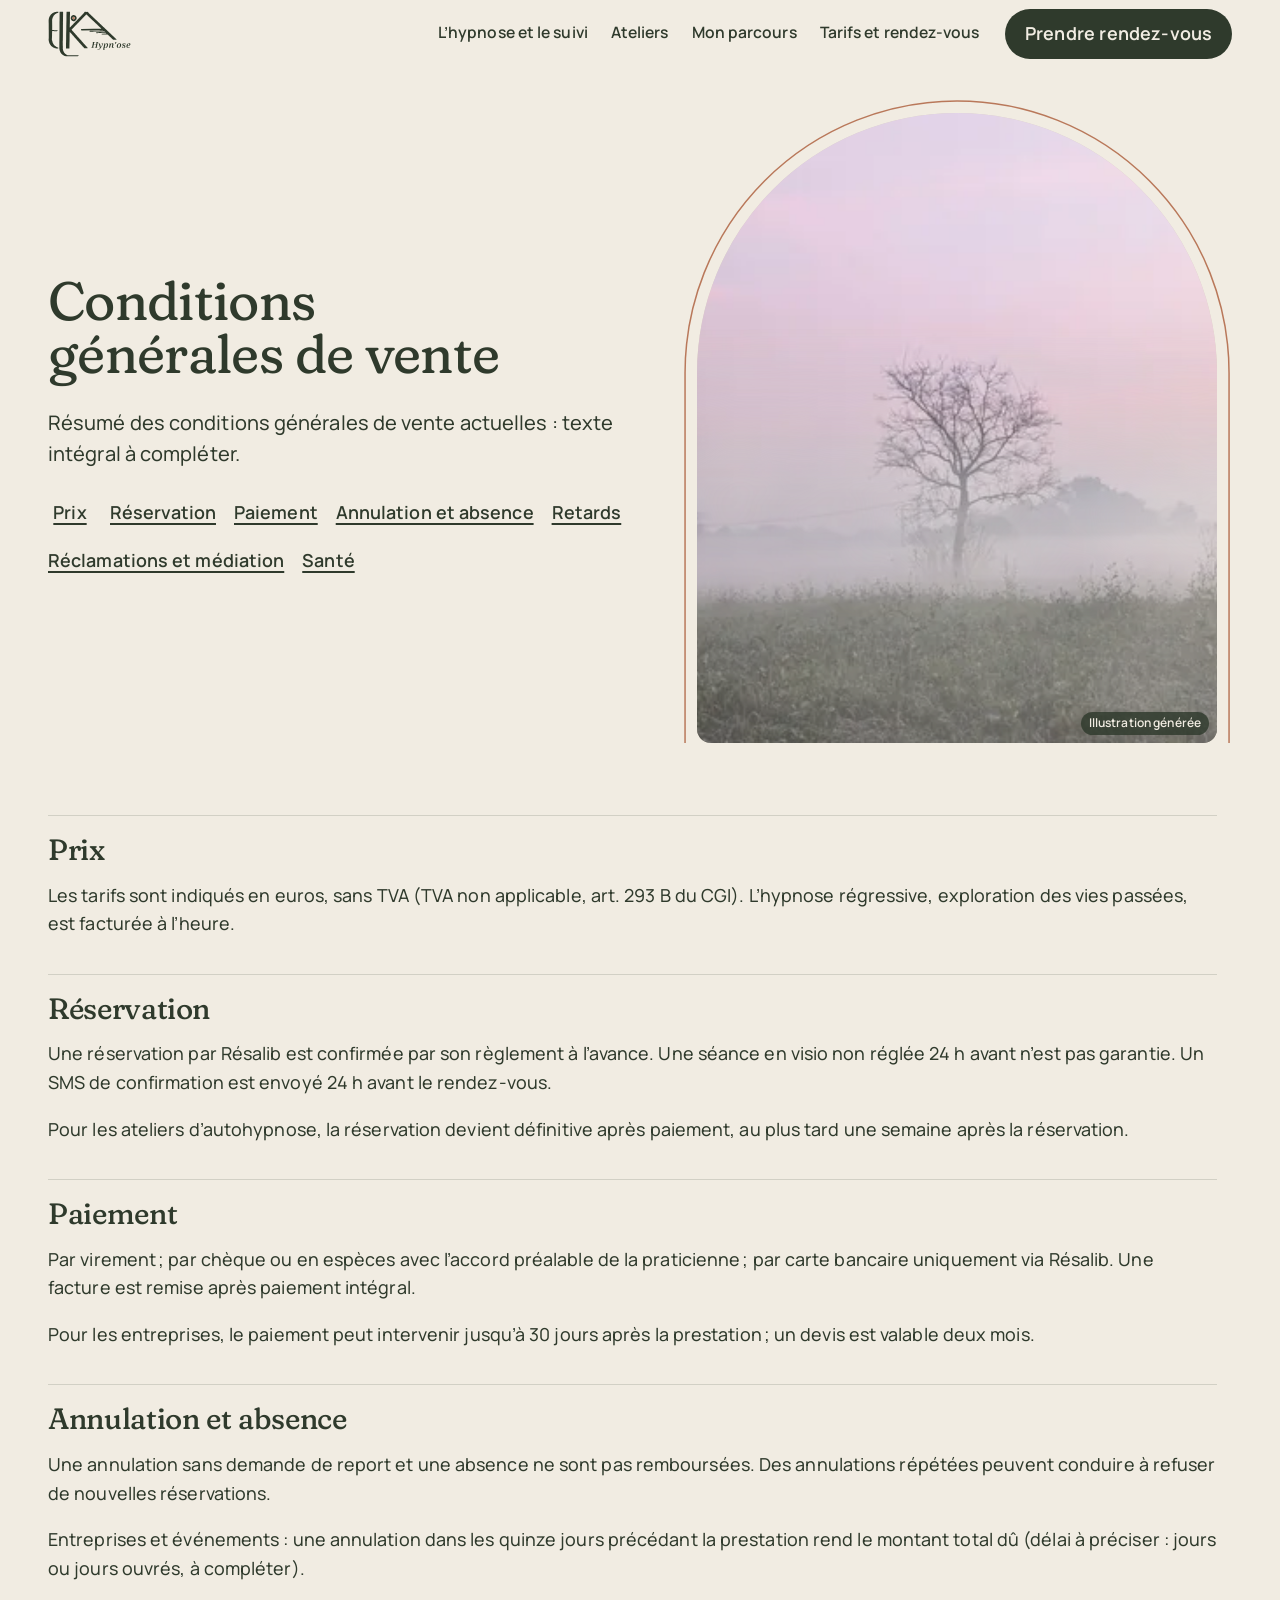
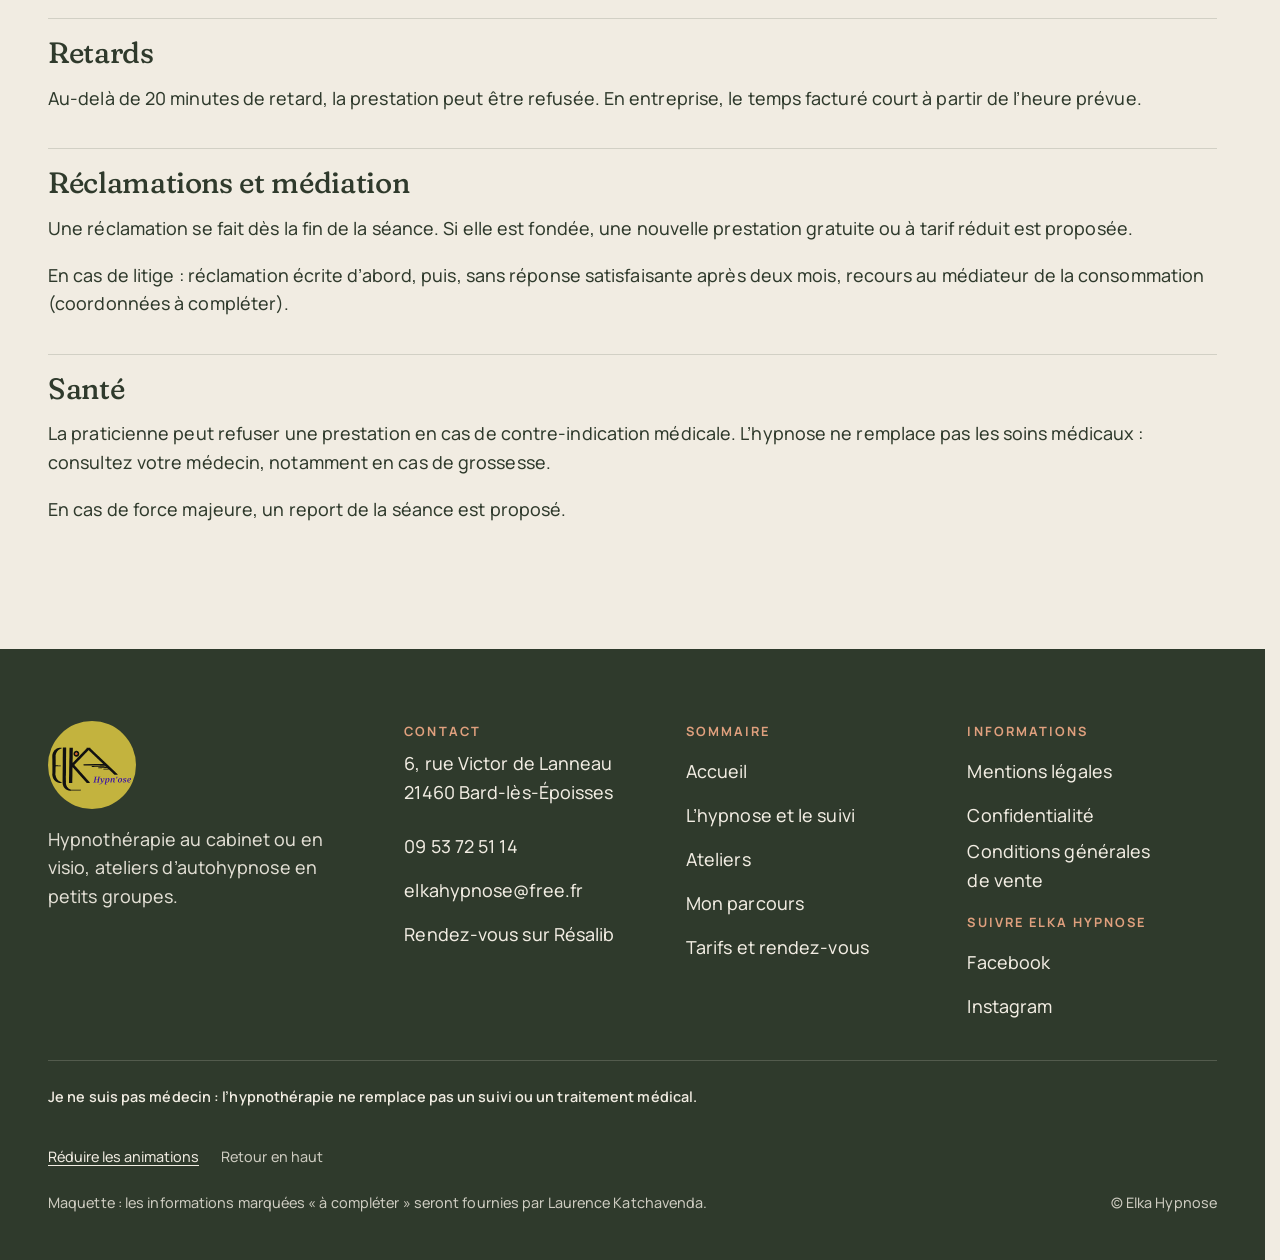
<file: conditions-generales-de-vente.html>
<!doctype html>
<html lang="fr" data-v="2" data-gabarit="cgv" data-curseur>
<head>
<meta charset="utf-8">
<meta name="viewport" content="width=device-width, initial-scale=1, viewport-fit=cover">
<title>Conditions générales de vente : Elka Hypnose</title>
<meta name="description" content="Résumé des conditions générales de vente d’Elka Hypnose : réservation, paiement, annulation, retards, ateliers.">
<meta name="robots" content="noindex, nofollow">
<link rel="canonical" href="https://elka-maquette.vercel.app/conditions-generales-de-vente">
<style>:root{--fond:#F1ECE2;--texte:#2F3A2C;--voile-fond:#2F3A2C;--ouverture-fond:#F1ECE2;--menu-fond:#2F3A2C}:root { --entete-h: 72px; --barres-h: 0px; } html { background: var(--fond); color: var(--texte); scrollbar-gutter: stable; } body { margin: 0; background: var(--fond); } html.js:not(.calme):not(.secours):not([data-arrivee="retour"]) [data-anime] { opacity: 0; } html.js:not(.calme):not(.secours):not([data-arrivee="retour"]) [data-anime].vu { opacity: 1; } [data-voile] { position: fixed; inset: 0; z-index: 900; background: var(--voile-fond); transform: translateY(100%); visibility: hidden; pointer-events: none; } html[data-arrivee="voile"]:not(.voile-leve):not(.calme):not(.secours) [data-voile] { transform: none; visibility: visible; } html.calme [data-voile], html.secours [data-voile] { visibility: hidden !important; } .ouverture-panneau { position: fixed; inset: 0; z-index: 850; display: none; place-content: center; justify-items: center; background: var(--ouverture-fond, var(--voile-fond)); color: var(--fond); text-align: center; } html.js[data-arrivee="intro"]:not(.calme):not(.secours):not(.intro-finie) .ouverture-panneau { display: grid; } html.defilement-bloque, html.defilement-bloque body, html.js[data-arrivee="intro"]:not(.calme):not(.secours):not(.intro-finie), html.js[data-arrivee="intro"]:not(.calme):not(.secours):not(.intro-finie) body, html[data-arrivee="voile"]:not(.voile-leve):not(.calme):not(.secours), html[data-arrivee="voile"]:not(.voile-leve):not(.calme):not(.secours) body { overflow: hidden; } html.js[data-arrivee="intro"]:not(.calme):not(.secours):not(.intro-finie) { background-color: var(--ouverture-fond, var(--voile-fond)); } html[data-arrivee="voile"]:not(.voile-leve):not(.calme):not(.secours) { background-color: var(--voile-fond); }</style>
<script>(function () {
var d = document.documentElement, ss = null, ls = null;
try { ss = window.sessionStorage; ls = window.localStorage; } catch (e) {}
d.classList.add('js');
var calme = false;
try { calme = !!ls && ls.getItem('socle:calme') === 'oui'; } catch (e) {}
if (!calme && window.matchMedia && matchMedia('(prefers-reduced-motion: reduce)').matches) calme = true;
if (calme) d.classList.add('calme');
var nav = performance.getEntriesByType ? performance.getEntriesByType('navigation')[0] : null;
var type = nav ? nav.type : 'navigate';
var depart = null;
try { depart = JSON.parse(ss.getItem('socle:depart') || 'null'); ss.removeItem('socle:depart'); } catch (e) {}
if (depart && !(Date.now() - depart.t < 15000)) depart = null;
var retourSection = false;
try { retourSection = !!ss.getItem('socle:calme-retour'); } catch (e) {}
var mode = type === 'back_forward' || retourSection ? 'retour' : type === 'reload' ? 'intro' : depart ? 'voile' : 'intro';
d.setAttribute('data-arrivee', mode);
if (mode === 'voile' && depart.couleur) d.style.setProperty('--voile-fond', depart.couleur);
if (type === 'reload' && 'scrollRestoration' in history) {
if (!retourSection) history.scrollRestoration = 'manual';
}
try {
var choisie = ls && ls.getItem('socle:langue');
var langue = (d.lang || '').slice(0, 2);
if (choisie && choisie !== langue && type === 'navigate' && !depart) {
var alt = document.querySelector('link[rel="alternate"][hreflang="' + choisie + '"]');
if (alt) location.replace(new URL(alt.href).pathname + location.search + location.hash);
}
} catch (e) {}
setTimeout(function () { if (!d.classList.contains('demarre')) d.classList.add('secours'); }, 2000);
})();</script>
<link rel="preload" href="/assets/fonts/fraunces.woff2" as="font" type="font/woff2" crossorigin>
<link rel="preload" href="/assets/fonts/manrope.woff2" as="font" type="font/woff2" crossorigin>
<link rel="stylesheet" href="/assets/css/socle.css?v=2">
<link rel="stylesheet" href="/assets/css/site.css?v=2">
<link rel="modulepreload" href="/assets/js/site.js?v=2">
<link rel="modulepreload" href="/assets/js/socle/index.js?v=2">
<script src="/assets/vendor/gsap.min.js" defer></script>
<script src="/assets/vendor/ScrollTrigger.min.js" defer></script>
<script src="/assets/vendor/SplitText.min.js" defer></script>
<script type="module" src="/assets/js/site.js?v=2"></script>
<meta name="theme-color" content="#F1ECE2">
<link rel="icon" href="/assets/images/favicon.svg" type="image/svg+xml">
<link rel="apple-touch-icon" href="/assets/images/apple-touch-icon.png">
<meta property="og:type" content="website">
<meta property="og:site_name" content="Elka Hypnose">
<meta property="og:locale" content="fr_FR">
<meta property="og:title" content="Conditions générales de vente : Elka Hypnose">
<meta property="og:description" content="Résumé des conditions générales de vente d’Elka Hypnose : réservation, paiement, annulation, retards, ateliers.">
<meta property="og:url" content="https://elka-maquette.vercel.app/conditions-generales-de-vente">
<meta property="og:image" content="https://elka-maquette.vercel.app/assets/partage/cgv-fr.jpg">
<meta property="og:image:width" content="1200">
<meta property="og:image:height" content="630">
<meta property="og:image:alt" content="Arbre seul dans un champ brumeux à l’aube">
<meta name="twitter:card" content="summary_large_image">
<script type="application/ld+json">{"@context":"https://schema.org","@type":"LocalBusiness","name":"Elka Hypnose","description":"Séances d’hypnothérapie individuelles et personnalisées sur rendez-vous, au cabinet de Bard-lès-Époisses ou en visio, et ateliers d’initiation à l’autohypnose en petits groupes, en visio.","url":"https://elka-maquette.vercel.app/","image":"https://elka-maquette.vercel.app/assets/partage/accueil-fr.jpg","logo":"https://elka-maquette.vercel.app/assets/images/logo-pastille.svg","telephone":"+33953725114","email":"elkahypnose@free.fr","address":{"@type":"PostalAddress","streetAddress":"6, rue Victor de Lanneau","postalCode":"21460","addressLocality":"Bard-lès-Époisses","addressCountry":"FR"},"geo":{"@type":"GeoCoordinates","latitude":47.5322,"longitude":4.2167},"openingHoursSpecification":[{"@type":"OpeningHoursSpecification","dayOfWeek":["Monday","Tuesday","Wednesday","Thursday","Friday"],"opens":"09:00","closes":"12:00"},{"@type":"OpeningHoursSpecification","dayOfWeek":["Monday","Tuesday","Wednesday","Thursday","Friday"],"opens":"13:30","closes":"19:00"},{"@type":"OpeningHoursSpecification","dayOfWeek":"Saturday","opens":"09:00","closes":"12:00"}],"founder":{"@type":"Person","name":"Laurence Katchavenda","jobTitle":"Hypnothérapeute"},"sameAs":["https://www.resalib.fr/praticien/106137-laurence-katchavenda-ei-elkahypnose-praticien-en-hypnose-bard-les-epoisses","https://www.facebook.com/profile.php?id=61572601529462","https://instagram.com/elkahypnose/"]}</script>
</head>
<body id="haut" class="page-cgv">
<div data-voile aria-hidden="true"><div class="voile-contenu">
  <svg class="voile-arche" viewBox="0 0 120 170" aria-hidden="true"><path d="M2 170 V60 A58 58 0 0 1 118 60 V170" /></svg>
  <img src="/assets/images/logo-clair.svg" alt="" width="108" height="60">
  <span data-voile-libelle>Conditions générales de vente</span>
</div></div>
<div class="ouverture-panneau" data-ouverture aria-hidden="true">
  <div class="seuil-arche" data-seuil-arche>
    <div class="seuil-vue" data-seuil-vue>
      <figure class="media seuil-media" data-grok style="--cadrage:50% 62%;--cadrage-mobile:62% 55%">
  <picture><source media="(max-width: 760px) and (orientation: portrait)" srcset="/assets/images/grok/legal-mobile-640.webp 640w, /assets/images/grok/legal-mobile-941.webp 941w" sizes="(max-width: 760px) 92vw, 600px">
    <img src="/assets/images/grok/legal-1280.webp" srcset="/assets/images/grok/legal-640.webp 640w, /assets/images/grok/legal-1280.webp 1280w, /assets/images/grok/legal-1568.webp 1568w" sizes="(max-width: 760px) 92vw, 600px" alt="" width="1280" height="720" fetchpriority="high" loading="eager" decoding="async">
  </picture><figcaption class="mention-ia">Illustration générée</figcaption>
</figure>
      <div class="seuil-brume" data-seuil-brume></div>
    </div>
    <div class="seuil-battants" data-seuil-battants><span class="seuil-battant seuil-battant--g"></span><span class="seuil-battant seuil-battant--d"></span><span class="seuil-lueur" data-seuil-lueur></span></div>
    <svg class="seuil-cadre" data-seuil-cadre><path /></svg>
  </div>
  <p class="ouverture-ligne">Hypnose · Bard-lès-Époisses</p>
</div>
<a class="evitement" href="#contenu">Aller au contenu</a>
<header data-entete>
  <div class="entete-rangee">
    <a class="entete-logo" href="/" aria-label="Elka Hypn’ose, retour à l’accueil" data-libelle="Accueil">
      <img src="/assets/images/logo.svg" alt="" width="90" height="50">
    </a>
    <nav data-nav aria-label="Navigation principale">
      <ul><li><a href="/hypnose-et-suivi" class="lien-trace" data-libelle="L’hypnose et le suivi">L’hypnose et le suivi</a></li><li><a href="/ateliers" class="lien-trace" data-libelle="Ateliers">Ateliers</a></li><li><a href="/mon-parcours" class="lien-trace" data-libelle="Mon parcours">Mon parcours</a></li><li><a href="/tarifs-et-rendez-vous" class="lien-trace" data-libelle="Tarifs et rendez-vous">Tarifs et rendez-vous</a></li></ul>
    </nav>
    <div class="entete-actions">
      <a class="bouton bouton--entete" href="/tarifs-et-rendez-vous#rendez-vous" data-libelle="Tarifs et rendez-vous" data-magnetique>Prendre rendez-vous</a>
      <button type="button" data-menu-bouton aria-controls="menu" aria-expanded="false" data-libelle-ouvrir="Menu" data-libelle-fermer="Fermer"><span class="menu-icone" aria-hidden="true"></span><span data-libelle-bouton>Menu</span></button>
    </div>
  </div>
</header>
<div id="menu" data-menu role="dialog" aria-modal="true" aria-label="Menu">
  <div class="menu-grille">
    <ul class="menu-liens"><li style="--i:0"><a href="/" class="menu-lien" data-libelle="Accueil">Accueil</a></li><li style="--i:1"><a href="/hypnose-et-suivi" class="menu-lien" data-libelle="L’hypnose et le suivi">L’hypnose et le suivi</a></li><li style="--i:2"><a href="/ateliers" class="menu-lien" data-libelle="Ateliers">Ateliers</a></li><li style="--i:3"><a href="/mon-parcours" class="menu-lien" data-libelle="Mon parcours">Mon parcours</a></li><li style="--i:4"><a href="/tarifs-et-rendez-vous" class="menu-lien" data-libelle="Tarifs et rendez-vous">Tarifs et rendez-vous</a></li></ul>
    <div class="menu-contact">
      <p class="menu-titre">Contact</p>
      <p><a class="bouton bouton--clair" href="tel:+33953725114">Appeler le 09 53 72 51 14</a></p>
      <p><a class="bouton bouton--contour-clair" href="/tarifs-et-rendez-vous#rendez-vous" data-libelle="Tarifs et rendez-vous">Prendre rendez-vous</a></p>
      <p class="menu-adresse">6, rue Victor de Lanneau<br><span class="insecable">21460 Bard-lès-Époisses</span></p>
      <p><button type="button" class="lien" data-calme-bascule data-libelle-reduire="Réduire les animations" data-libelle-retablir="Rétablir les animations" data-libelle-systeme="Animations réduites par le réglage de votre appareil"><span data-libelle-bouton>Réduire les animations</span></button></p>
    </div>
  </div>
</div>
<main id="contenu" tabindex="-1" data-sans-action>
<div data-barre-lecture aria-hidden="true"></div>
<section class="seuil seuil--court" id="debut">
  <div class="seuil-texte">
    <h1 class="seuil-titre seuil-titre--legal" data-superpose><span class="mot-masque"><span class="mot" data-anime="gsap">Conditions générales de vente</span></span></h1>
    <p class="seuil-intro" data-anime="gsap">Résumé des conditions générales de vente actuelles : texte intégral à compléter.</p>
    <nav class="sommaire-legal" data-sommaire data-anime="gsap" aria-label="Sommaire"><ul><li><a href="#prix">Prix</a></li><li><a href="#reservation">Réservation</a></li><li><a href="#paiement">Paiement</a></li><li><a href="#annulation">Annulation et absence</a></li><li><a href="#retard">Retards</a></li><li><a href="#reclamation">Réclamations et médiation</a></li><li><a href="#sante">Santé</a></li></ul></nav>
  </div>
  <div class="arche seuil-arche-page" data-arche>
  <figure class="media arche-media" data-grok style="--cadrage:50% 62%;--cadrage-mobile:62% 55%">
  <picture><source media="(max-width: 760px) and (orientation: portrait)" srcset="/assets/images/grok/legal-mobile-640.webp 640w, /assets/images/grok/legal-mobile-941.webp 941w" sizes="(max-width: 760px) 92vw, 600px">
    <img src="/assets/images/grok/legal-1280.webp" srcset="/assets/images/grok/legal-640.webp 640w, /assets/images/grok/legal-1280.webp 1280w, /assets/images/grok/legal-1568.webp 1568w" sizes="(max-width: 760px) 92vw, 600px" alt="Arbre seul dans un champ brumeux, ciel rose de l’aube" width="1280" height="720" fetchpriority="high" loading="eager" decoding="async">
  </picture><figcaption class="mention-ia">Illustration générée</figcaption>
</figure>
  <canvas class="arche-brume" data-brume aria-hidden="true" data-audit-ignorer></canvas>
  <div class="arche-brume-css" aria-hidden="true"></div>
  <svg class="arche-cadre" aria-hidden="true" data-audit-ignorer><path data-cadre /></svg>
</div>
</section>
<div class="texte-long conteneur" data-sans-visuel>
  <section id="prix" data-sans-visuel>
    <h2>Prix</h2>
    <p>Les tarifs sont indiqués en euros, sans TVA (TVA non applicable, art. 293 B du CGI). L’hypnose régressive, exploration des vies passées, est facturée à l’heure.</p>
  </section><section id="reservation" data-sans-visuel>
    <h2>Réservation</h2>
    <p>Une réservation par Résalib est confirmée par son règlement à l’avance. Une séance en visio non réglée 24 h avant n’est pas garantie. Un SMS de confirmation est envoyé 24 h avant le rendez-vous.</p><p>Pour les ateliers d’autohypnose, la réservation devient définitive après paiement, au plus tard une semaine après la réservation.</p>
  </section><section id="paiement" data-sans-visuel>
    <h2>Paiement</h2>
    <p>Par virement ; par chèque ou en espèces avec l’accord préalable de la praticienne ; par carte bancaire uniquement via Résalib. Une facture est remise après paiement intégral.</p><p>Pour les entreprises, le paiement peut intervenir jusqu’à 30 jours après la prestation ; un devis est valable deux mois.</p>
  </section><section id="annulation" data-sans-visuel>
    <h2>Annulation et absence</h2>
    <p>Une annulation sans demande de report et une absence ne sont pas remboursées. Des annulations répétées peuvent conduire à refuser de nouvelles réservations.</p><p>Entreprises et événements : une annulation dans les quinze jours précédant la prestation rend le montant total dû (délai à préciser : jours ou jours ouvrés, à compléter).</p>
  </section><section id="retard" data-sans-visuel>
    <h2>Retards</h2>
    <p>Au-delà de 20 minutes de retard, la prestation peut être refusée. En entreprise, le temps facturé court à partir de l’heure prévue.</p>
  </section><section id="reclamation" data-sans-visuel>
    <h2>Réclamations et médiation</h2>
    <p>Une réclamation se fait dès la fin de la séance. Si elle est fondée, une nouvelle prestation gratuite ou à tarif réduit est proposée.</p><p>En cas de litige : réclamation écrite d’abord, puis, sans réponse satisfaisante après deux mois, recours au médiateur de la consommation (coordonnées à compléter).</p>
  </section><section id="sante" data-sans-visuel>
    <h2>Santé</h2>
    <p>La praticienne peut refuser une prestation en cas de contre-indication médicale. L’hypnose ne remplace pas les soins médicaux : consultez votre médecin, notamment en cas de grossesse.</p><p>En cas de force majeure, un report de la séance est proposé.</p>
  </section>
</div>
</main>
<footer class="pied" id="pied">
  <div class="conteneur pied-grille">
    <div class="pied-marque">
      <img src="/assets/images/logo-pastille.svg" alt="" width="88" height="88" loading="lazy">
      <p>Hypnothérapie au cabinet ou en visio, ateliers d’autohypnose en petits groupes.</p>
    </div>
    <div>
      <p class="pied-titre">Contact</p>
      <p>6, rue Victor de Lanneau<br><span class="insecable">21460 Bard-lès-Époisses</span></p>
      <ul><li><a href="tel:+33953725114">09 53 72 51 14</a></li><li><a href="mailto:elkahypnose@free.fr">elkahypnose@free.fr</a></li><li><a href="https://www.resalib.fr/praticien/106137-laurence-katchavenda-ei-elkahypnose-praticien-en-hypnose-bard-les-epoisses" target="_blank" rel="noopener">Rendez-vous sur Résalib<span class="visuellement-cache"> (nouvel onglet)</span></a></li></ul>
    </div>
    <nav aria-label="Sommaire">
      <p class="pied-titre">Sommaire</p>
      <ul><li><a href="/" data-libelle="Accueil">Accueil</a></li><li><a href="/hypnose-et-suivi" data-libelle="L’hypnose et le suivi">L’hypnose et le suivi</a></li><li><a href="/ateliers" data-libelle="Ateliers">Ateliers</a></li><li><a href="/mon-parcours" data-libelle="Mon parcours">Mon parcours</a></li><li><a href="/tarifs-et-rendez-vous" data-libelle="Tarifs et rendez-vous">Tarifs et rendez-vous</a></li></ul>
    </nav>
    <div>
      <p class="pied-titre">Informations</p>
      <ul><li><a href="/mentions-legales" data-libelle="Mentions légales">Mentions légales</a></li><li><a href="/confidentialite" data-libelle="Confidentialité">Confidentialité</a></li><li><a href="/conditions-generales-de-vente" data-libelle="Conditions générales de vente" aria-current="page">Conditions générales de vente</a></li></ul>
      <p class="pied-titre pied-titre--suite">Suivre Elka Hypnose</p>
      <ul><li><a href="https://www.facebook.com/profile.php?id=61572601529462" target="_blank" rel="noopener">Facebook<span class="visuellement-cache"> (nouvel onglet)</span></a></li><li><a href="https://instagram.com/elkahypnose/" target="_blank" rel="noopener">Instagram<span class="visuellement-cache"> (nouvel onglet)</span></a></li></ul>
    </div>
  </div>
  <div class="conteneur pied-bas">
    <p class="pied-avertissement">Je ne suis pas médecin : l’hypnothérapie ne remplace pas un suivi ou un traitement médical.</p>
    <ul class="pied-confort">
      <li><button type="button" class="lien" data-calme-bascule data-libelle-reduire="Réduire les animations" data-libelle-retablir="Rétablir les animations" data-libelle-systeme="Animations réduites par le réglage de votre appareil"><span data-libelle-bouton>Réduire les animations</span></button></li>
      <li><a href="#haut" data-sans-transition>Retour en haut</a></li>
    </ul>
    <p>Maquette : les informations marquées « à compléter » seront fournies par Laurence Katchavenda.</p>
    <p>© Elka Hypnose</p>
  </div>
</footer>
<div data-barre-fixe>
  <a class="bouton bouton--contour" href="tel:+33953725114">Appeler</a>
  <a class="bouton" href="/tarifs-et-rendez-vous#rendez-vous" data-libelle="Tarifs et rendez-vous">Rendez-vous</a>
</div>
</body>
</html>
</file>
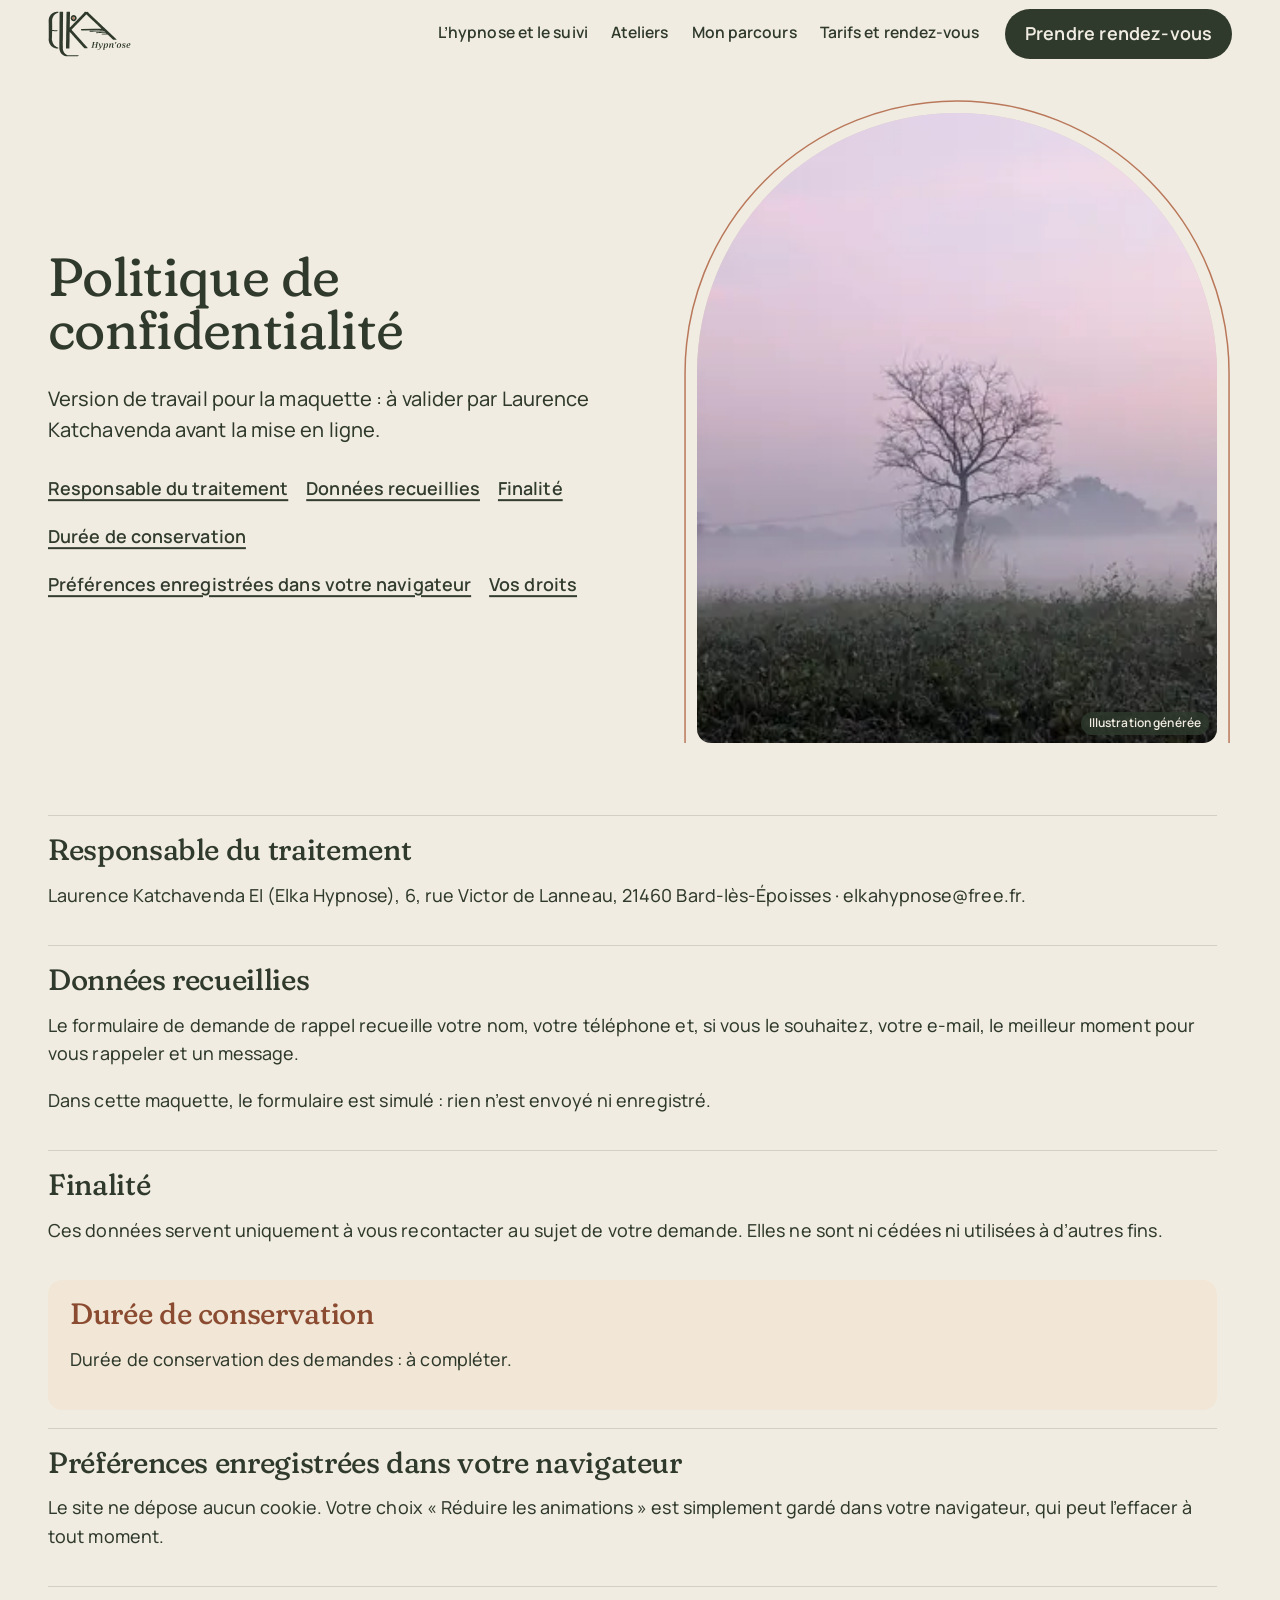
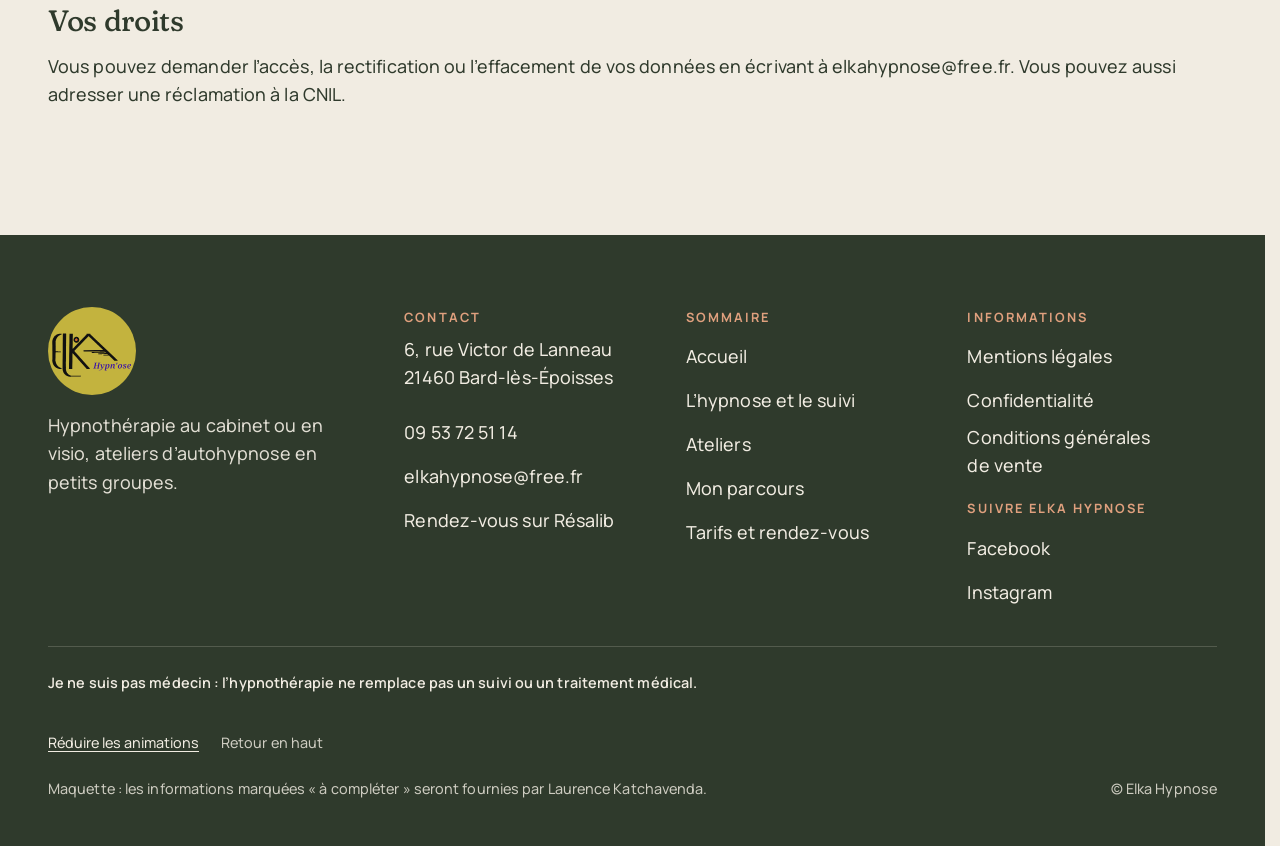
<file: confidentialite.html>
<!doctype html>
<html lang="fr" data-v="2" data-gabarit="confidentialite" data-curseur>
<head>
<meta charset="utf-8">
<meta name="viewport" content="width=device-width, initial-scale=1, viewport-fit=cover">
<title>Politique de confidentialité : Elka Hypnose</title>
<meta name="description" content="Données personnelles recueillies par le site Elka Hypnose, finalités, durée de conservation et droits.">
<meta name="robots" content="noindex, nofollow">
<link rel="canonical" href="https://elka-maquette.vercel.app/confidentialite">
<style>:root{--fond:#F1ECE2;--texte:#2F3A2C;--voile-fond:#2F3A2C;--ouverture-fond:#F1ECE2;--menu-fond:#2F3A2C}:root { --entete-h: 72px; --barres-h: 0px; } html { background: var(--fond); color: var(--texte); scrollbar-gutter: stable; } body { margin: 0; background: var(--fond); } html.js:not(.calme):not(.secours):not([data-arrivee="retour"]) [data-anime] { opacity: 0; } html.js:not(.calme):not(.secours):not([data-arrivee="retour"]) [data-anime].vu { opacity: 1; } [data-voile] { position: fixed; inset: 0; z-index: 900; background: var(--voile-fond); transform: translateY(100%); visibility: hidden; pointer-events: none; } html[data-arrivee="voile"]:not(.voile-leve):not(.calme):not(.secours) [data-voile] { transform: none; visibility: visible; } html.calme [data-voile], html.secours [data-voile] { visibility: hidden !important; } .ouverture-panneau { position: fixed; inset: 0; z-index: 850; display: none; place-content: center; justify-items: center; background: var(--ouverture-fond, var(--voile-fond)); color: var(--fond); text-align: center; } html.js[data-arrivee="intro"]:not(.calme):not(.secours):not(.intro-finie) .ouverture-panneau { display: grid; } html.defilement-bloque, html.defilement-bloque body, html.js[data-arrivee="intro"]:not(.calme):not(.secours):not(.intro-finie), html.js[data-arrivee="intro"]:not(.calme):not(.secours):not(.intro-finie) body, html[data-arrivee="voile"]:not(.voile-leve):not(.calme):not(.secours), html[data-arrivee="voile"]:not(.voile-leve):not(.calme):not(.secours) body { overflow: hidden; } html.js[data-arrivee="intro"]:not(.calme):not(.secours):not(.intro-finie) { background-color: var(--ouverture-fond, var(--voile-fond)); } html[data-arrivee="voile"]:not(.voile-leve):not(.calme):not(.secours) { background-color: var(--voile-fond); }</style>
<script>(function () {
var d = document.documentElement, ss = null, ls = null;
try { ss = window.sessionStorage; ls = window.localStorage; } catch (e) {}
d.classList.add('js');
var calme = false;
try { calme = !!ls && ls.getItem('socle:calme') === 'oui'; } catch (e) {}
if (!calme && window.matchMedia && matchMedia('(prefers-reduced-motion: reduce)').matches) calme = true;
if (calme) d.classList.add('calme');
var nav = performance.getEntriesByType ? performance.getEntriesByType('navigation')[0] : null;
var type = nav ? nav.type : 'navigate';
var depart = null;
try { depart = JSON.parse(ss.getItem('socle:depart') || 'null'); ss.removeItem('socle:depart'); } catch (e) {}
if (depart && !(Date.now() - depart.t < 15000)) depart = null;
var retourSection = false;
try { retourSection = !!ss.getItem('socle:calme-retour'); } catch (e) {}
var mode = type === 'back_forward' || retourSection ? 'retour' : type === 'reload' ? 'intro' : depart ? 'voile' : 'intro';
d.setAttribute('data-arrivee', mode);
if (mode === 'voile' && depart.couleur) d.style.setProperty('--voile-fond', depart.couleur);
if (type === 'reload' && 'scrollRestoration' in history) {
if (!retourSection) history.scrollRestoration = 'manual';
}
try {
var choisie = ls && ls.getItem('socle:langue');
var langue = (d.lang || '').slice(0, 2);
if (choisie && choisie !== langue && type === 'navigate' && !depart) {
var alt = document.querySelector('link[rel="alternate"][hreflang="' + choisie + '"]');
if (alt) location.replace(new URL(alt.href).pathname + location.search + location.hash);
}
} catch (e) {}
setTimeout(function () { if (!d.classList.contains('demarre')) d.classList.add('secours'); }, 2000);
})();</script>
<link rel="preload" href="/assets/fonts/fraunces.woff2" as="font" type="font/woff2" crossorigin>
<link rel="preload" href="/assets/fonts/manrope.woff2" as="font" type="font/woff2" crossorigin>
<link rel="stylesheet" href="/assets/css/socle.css?v=2">
<link rel="stylesheet" href="/assets/css/site.css?v=2">
<link rel="modulepreload" href="/assets/js/site.js?v=2">
<link rel="modulepreload" href="/assets/js/socle/index.js?v=2">
<script src="/assets/vendor/gsap.min.js" defer></script>
<script src="/assets/vendor/ScrollTrigger.min.js" defer></script>
<script src="/assets/vendor/SplitText.min.js" defer></script>
<script type="module" src="/assets/js/site.js?v=2"></script>
<meta name="theme-color" content="#F1ECE2">
<link rel="icon" href="/assets/images/favicon.svg" type="image/svg+xml">
<link rel="apple-touch-icon" href="/assets/images/apple-touch-icon.png">
<meta property="og:type" content="website">
<meta property="og:site_name" content="Elka Hypnose">
<meta property="og:locale" content="fr_FR">
<meta property="og:title" content="Politique de confidentialité : Elka Hypnose">
<meta property="og:description" content="Données personnelles recueillies par le site Elka Hypnose, finalités, durée de conservation et droits.">
<meta property="og:url" content="https://elka-maquette.vercel.app/confidentialite">
<meta property="og:image" content="https://elka-maquette.vercel.app/assets/partage/confidentialite-fr.jpg">
<meta property="og:image:width" content="1200">
<meta property="og:image:height" content="630">
<meta property="og:image:alt" content="Arbre seul dans un champ brumeux à l’aube">
<meta name="twitter:card" content="summary_large_image">
<script type="application/ld+json">{"@context":"https://schema.org","@type":"LocalBusiness","name":"Elka Hypnose","description":"Séances d’hypnothérapie individuelles et personnalisées sur rendez-vous, au cabinet de Bard-lès-Époisses ou en visio, et ateliers d’initiation à l’autohypnose en petits groupes, en visio.","url":"https://elka-maquette.vercel.app/","image":"https://elka-maquette.vercel.app/assets/partage/accueil-fr.jpg","logo":"https://elka-maquette.vercel.app/assets/images/logo-pastille.svg","telephone":"+33953725114","email":"elkahypnose@free.fr","address":{"@type":"PostalAddress","streetAddress":"6, rue Victor de Lanneau","postalCode":"21460","addressLocality":"Bard-lès-Époisses","addressCountry":"FR"},"geo":{"@type":"GeoCoordinates","latitude":47.5322,"longitude":4.2167},"openingHoursSpecification":[{"@type":"OpeningHoursSpecification","dayOfWeek":["Monday","Tuesday","Wednesday","Thursday","Friday"],"opens":"09:00","closes":"12:00"},{"@type":"OpeningHoursSpecification","dayOfWeek":["Monday","Tuesday","Wednesday","Thursday","Friday"],"opens":"13:30","closes":"19:00"},{"@type":"OpeningHoursSpecification","dayOfWeek":"Saturday","opens":"09:00","closes":"12:00"}],"founder":{"@type":"Person","name":"Laurence Katchavenda","jobTitle":"Hypnothérapeute"},"sameAs":["https://www.resalib.fr/praticien/106137-laurence-katchavenda-ei-elkahypnose-praticien-en-hypnose-bard-les-epoisses","https://www.facebook.com/profile.php?id=61572601529462","https://instagram.com/elkahypnose/"]}</script>
</head>
<body id="haut" class="page-confidentialite">
<div data-voile aria-hidden="true"><div class="voile-contenu">
  <svg class="voile-arche" viewBox="0 0 120 170" aria-hidden="true"><path d="M2 170 V60 A58 58 0 0 1 118 60 V170" /></svg>
  <img src="/assets/images/logo-clair.svg" alt="" width="108" height="60">
  <span data-voile-libelle>Confidentialité</span>
</div></div>
<div class="ouverture-panneau" data-ouverture aria-hidden="true">
  <div class="seuil-arche" data-seuil-arche>
    <div class="seuil-vue" data-seuil-vue>
      <figure class="media seuil-media" data-grok style="--cadrage:50% 62%;--cadrage-mobile:62% 55%">
  <picture><source media="(max-width: 760px) and (orientation: portrait)" srcset="/assets/images/grok/legal-mobile-640.webp 640w, /assets/images/grok/legal-mobile-941.webp 941w" sizes="(max-width: 760px) 92vw, 600px">
    <img src="/assets/images/grok/legal-1280.webp" srcset="/assets/images/grok/legal-640.webp 640w, /assets/images/grok/legal-1280.webp 1280w, /assets/images/grok/legal-1568.webp 1568w" sizes="(max-width: 760px) 92vw, 600px" alt="" width="1280" height="720" fetchpriority="high" loading="eager" decoding="async">
  </picture><figcaption class="mention-ia">Illustration générée</figcaption>
</figure>
      <div class="seuil-brume" data-seuil-brume></div>
    </div>
    <div class="seuil-battants" data-seuil-battants><span class="seuil-battant seuil-battant--g"></span><span class="seuil-battant seuil-battant--d"></span><span class="seuil-lueur" data-seuil-lueur></span></div>
    <svg class="seuil-cadre" data-seuil-cadre><path /></svg>
  </div>
  <p class="ouverture-ligne">Hypnose · Bard-lès-Époisses</p>
</div>
<a class="evitement" href="#contenu">Aller au contenu</a>
<header data-entete>
  <div class="entete-rangee">
    <a class="entete-logo" href="/" aria-label="Elka Hypn’ose, retour à l’accueil" data-libelle="Accueil">
      <img src="/assets/images/logo.svg" alt="" width="90" height="50">
    </a>
    <nav data-nav aria-label="Navigation principale">
      <ul><li><a href="/hypnose-et-suivi" class="lien-trace" data-libelle="L’hypnose et le suivi">L’hypnose et le suivi</a></li><li><a href="/ateliers" class="lien-trace" data-libelle="Ateliers">Ateliers</a></li><li><a href="/mon-parcours" class="lien-trace" data-libelle="Mon parcours">Mon parcours</a></li><li><a href="/tarifs-et-rendez-vous" class="lien-trace" data-libelle="Tarifs et rendez-vous">Tarifs et rendez-vous</a></li></ul>
    </nav>
    <div class="entete-actions">
      <a class="bouton bouton--entete" href="/tarifs-et-rendez-vous#rendez-vous" data-libelle="Tarifs et rendez-vous" data-magnetique>Prendre rendez-vous</a>
      <button type="button" data-menu-bouton aria-controls="menu" aria-expanded="false" data-libelle-ouvrir="Menu" data-libelle-fermer="Fermer"><span class="menu-icone" aria-hidden="true"></span><span data-libelle-bouton>Menu</span></button>
    </div>
  </div>
</header>
<div id="menu" data-menu role="dialog" aria-modal="true" aria-label="Menu">
  <div class="menu-grille">
    <ul class="menu-liens"><li style="--i:0"><a href="/" class="menu-lien" data-libelle="Accueil">Accueil</a></li><li style="--i:1"><a href="/hypnose-et-suivi" class="menu-lien" data-libelle="L’hypnose et le suivi">L’hypnose et le suivi</a></li><li style="--i:2"><a href="/ateliers" class="menu-lien" data-libelle="Ateliers">Ateliers</a></li><li style="--i:3"><a href="/mon-parcours" class="menu-lien" data-libelle="Mon parcours">Mon parcours</a></li><li style="--i:4"><a href="/tarifs-et-rendez-vous" class="menu-lien" data-libelle="Tarifs et rendez-vous">Tarifs et rendez-vous</a></li></ul>
    <div class="menu-contact">
      <p class="menu-titre">Contact</p>
      <p><a class="bouton bouton--clair" href="tel:+33953725114">Appeler le 09 53 72 51 14</a></p>
      <p><a class="bouton bouton--contour-clair" href="/tarifs-et-rendez-vous#rendez-vous" data-libelle="Tarifs et rendez-vous">Prendre rendez-vous</a></p>
      <p class="menu-adresse">6, rue Victor de Lanneau<br><span class="insecable">21460 Bard-lès-Époisses</span></p>
      <p><button type="button" class="lien" data-calme-bascule data-libelle-reduire="Réduire les animations" data-libelle-retablir="Rétablir les animations" data-libelle-systeme="Animations réduites par le réglage de votre appareil"><span data-libelle-bouton>Réduire les animations</span></button></p>
    </div>
  </div>
</div>
<main id="contenu" tabindex="-1" data-sans-action>
<div data-barre-lecture aria-hidden="true"></div>
<section class="seuil seuil--court" id="debut">
  <div class="seuil-texte">
    <h1 class="seuil-titre seuil-titre--legal" data-superpose><span class="mot-masque"><span class="mot" data-anime="gsap">Politique de confidentialité</span></span></h1>
    <p class="seuil-intro" data-anime="gsap">Version de travail pour la maquette : à valider par Laurence Katchavenda avant la mise en ligne.</p>
    <nav class="sommaire-legal" data-sommaire data-anime="gsap" aria-label="Sommaire"><ul><li><a href="#responsable">Responsable du traitement</a></li><li><a href="#donnees">Données recueillies</a></li><li><a href="#finalite">Finalité</a></li><li><a href="#conservation">Durée de conservation</a></li><li><a href="#preferences">Préférences enregistrées dans votre navigateur</a></li><li><a href="#droits">Vos droits</a></li></ul></nav>
  </div>
  <div class="arche seuil-arche-page" data-arche>
  <figure class="media arche-media" data-grok style="--cadrage:50% 62%;--cadrage-mobile:62% 55%">
  <picture><source media="(max-width: 760px) and (orientation: portrait)" srcset="/assets/images/grok/legal-mobile-640.webp 640w, /assets/images/grok/legal-mobile-941.webp 941w" sizes="(max-width: 760px) 92vw, 600px">
    <img src="/assets/images/grok/legal-1280.webp" srcset="/assets/images/grok/legal-640.webp 640w, /assets/images/grok/legal-1280.webp 1280w, /assets/images/grok/legal-1568.webp 1568w" sizes="(max-width: 760px) 92vw, 600px" alt="Arbre seul dans un champ brumeux, ciel rose de l’aube" width="1280" height="720" fetchpriority="high" loading="eager" decoding="async">
  </picture><figcaption class="mention-ia">Illustration générée</figcaption>
</figure>
  <canvas class="arche-brume" data-brume aria-hidden="true" data-audit-ignorer></canvas>
  <div class="arche-brume-css" aria-hidden="true"></div>
  <svg class="arche-cadre" aria-hidden="true" data-audit-ignorer><path data-cadre /></svg>
</div>
</section>
<div class="texte-long conteneur" data-sans-visuel>
  <section id="responsable" data-sans-visuel>
    <h2>Responsable du traitement</h2>
    <p>Laurence Katchavenda EI (Elka Hypnose), 6, rue Victor de Lanneau, 21460 Bard-lès-Époisses · elkahypnose@free.fr.</p>
  </section><section id="donnees" data-sans-visuel>
    <h2>Données recueillies</h2>
    <p>Le formulaire de demande de rappel recueille votre nom, votre téléphone et, si vous le souhaitez, votre e-mail, le meilleur moment pour vous rappeler et un message.</p><p>Dans cette maquette, le formulaire est simulé : rien n’est envoyé ni enregistré.</p>
  </section><section id="finalite" data-sans-visuel>
    <h2>Finalité</h2>
    <p>Ces données servent uniquement à vous recontacter au sujet de votre demande. Elles ne sont ni cédées ni utilisées à d’autres fins.</p>
  </section><section id="conservation" data-sans-visuel class="bloc-a-completer">
    <h2>Durée de conservation</h2>
    <p>Durée de conservation des demandes : à compléter.</p>
  </section><section id="preferences" data-sans-visuel>
    <h2>Préférences enregistrées dans votre navigateur</h2>
    <p>Le site ne dépose aucun cookie. Votre choix « Réduire les animations » est simplement gardé dans votre navigateur, qui peut l’effacer à tout moment.</p>
  </section><section id="droits" data-sans-visuel>
    <h2>Vos droits</h2>
    <p>Vous pouvez demander l’accès, la rectification ou l’effacement de vos données en écrivant à elkahypnose@free.fr. Vous pouvez aussi adresser une réclamation à la CNIL.</p>
  </section>
</div>
</main>
<footer class="pied" id="pied">
  <div class="conteneur pied-grille">
    <div class="pied-marque">
      <img src="/assets/images/logo-pastille.svg" alt="" width="88" height="88" loading="lazy">
      <p>Hypnothérapie au cabinet ou en visio, ateliers d’autohypnose en petits groupes.</p>
    </div>
    <div>
      <p class="pied-titre">Contact</p>
      <p>6, rue Victor de Lanneau<br><span class="insecable">21460 Bard-lès-Époisses</span></p>
      <ul><li><a href="tel:+33953725114">09 53 72 51 14</a></li><li><a href="mailto:elkahypnose@free.fr">elkahypnose@free.fr</a></li><li><a href="https://www.resalib.fr/praticien/106137-laurence-katchavenda-ei-elkahypnose-praticien-en-hypnose-bard-les-epoisses" target="_blank" rel="noopener">Rendez-vous sur Résalib<span class="visuellement-cache"> (nouvel onglet)</span></a></li></ul>
    </div>
    <nav aria-label="Sommaire">
      <p class="pied-titre">Sommaire</p>
      <ul><li><a href="/" data-libelle="Accueil">Accueil</a></li><li><a href="/hypnose-et-suivi" data-libelle="L’hypnose et le suivi">L’hypnose et le suivi</a></li><li><a href="/ateliers" data-libelle="Ateliers">Ateliers</a></li><li><a href="/mon-parcours" data-libelle="Mon parcours">Mon parcours</a></li><li><a href="/tarifs-et-rendez-vous" data-libelle="Tarifs et rendez-vous">Tarifs et rendez-vous</a></li></ul>
    </nav>
    <div>
      <p class="pied-titre">Informations</p>
      <ul><li><a href="/mentions-legales" data-libelle="Mentions légales">Mentions légales</a></li><li><a href="/confidentialite" data-libelle="Confidentialité" aria-current="page">Confidentialité</a></li><li><a href="/conditions-generales-de-vente" data-libelle="Conditions générales de vente">Conditions générales de vente</a></li></ul>
      <p class="pied-titre pied-titre--suite">Suivre Elka Hypnose</p>
      <ul><li><a href="https://www.facebook.com/profile.php?id=61572601529462" target="_blank" rel="noopener">Facebook<span class="visuellement-cache"> (nouvel onglet)</span></a></li><li><a href="https://instagram.com/elkahypnose/" target="_blank" rel="noopener">Instagram<span class="visuellement-cache"> (nouvel onglet)</span></a></li></ul>
    </div>
  </div>
  <div class="conteneur pied-bas">
    <p class="pied-avertissement">Je ne suis pas médecin : l’hypnothérapie ne remplace pas un suivi ou un traitement médical.</p>
    <ul class="pied-confort">
      <li><button type="button" class="lien" data-calme-bascule data-libelle-reduire="Réduire les animations" data-libelle-retablir="Rétablir les animations" data-libelle-systeme="Animations réduites par le réglage de votre appareil"><span data-libelle-bouton>Réduire les animations</span></button></li>
      <li><a href="#haut" data-sans-transition>Retour en haut</a></li>
    </ul>
    <p>Maquette : les informations marquées « à compléter » seront fournies par Laurence Katchavenda.</p>
    <p>© Elka Hypnose</p>
  </div>
</footer>
<div data-barre-fixe>
  <a class="bouton bouton--contour" href="tel:+33953725114">Appeler</a>
  <a class="bouton" href="/tarifs-et-rendez-vous#rendez-vous" data-libelle="Tarifs et rendez-vous">Rendez-vous</a>
</div>
</body>
</html>
</file>
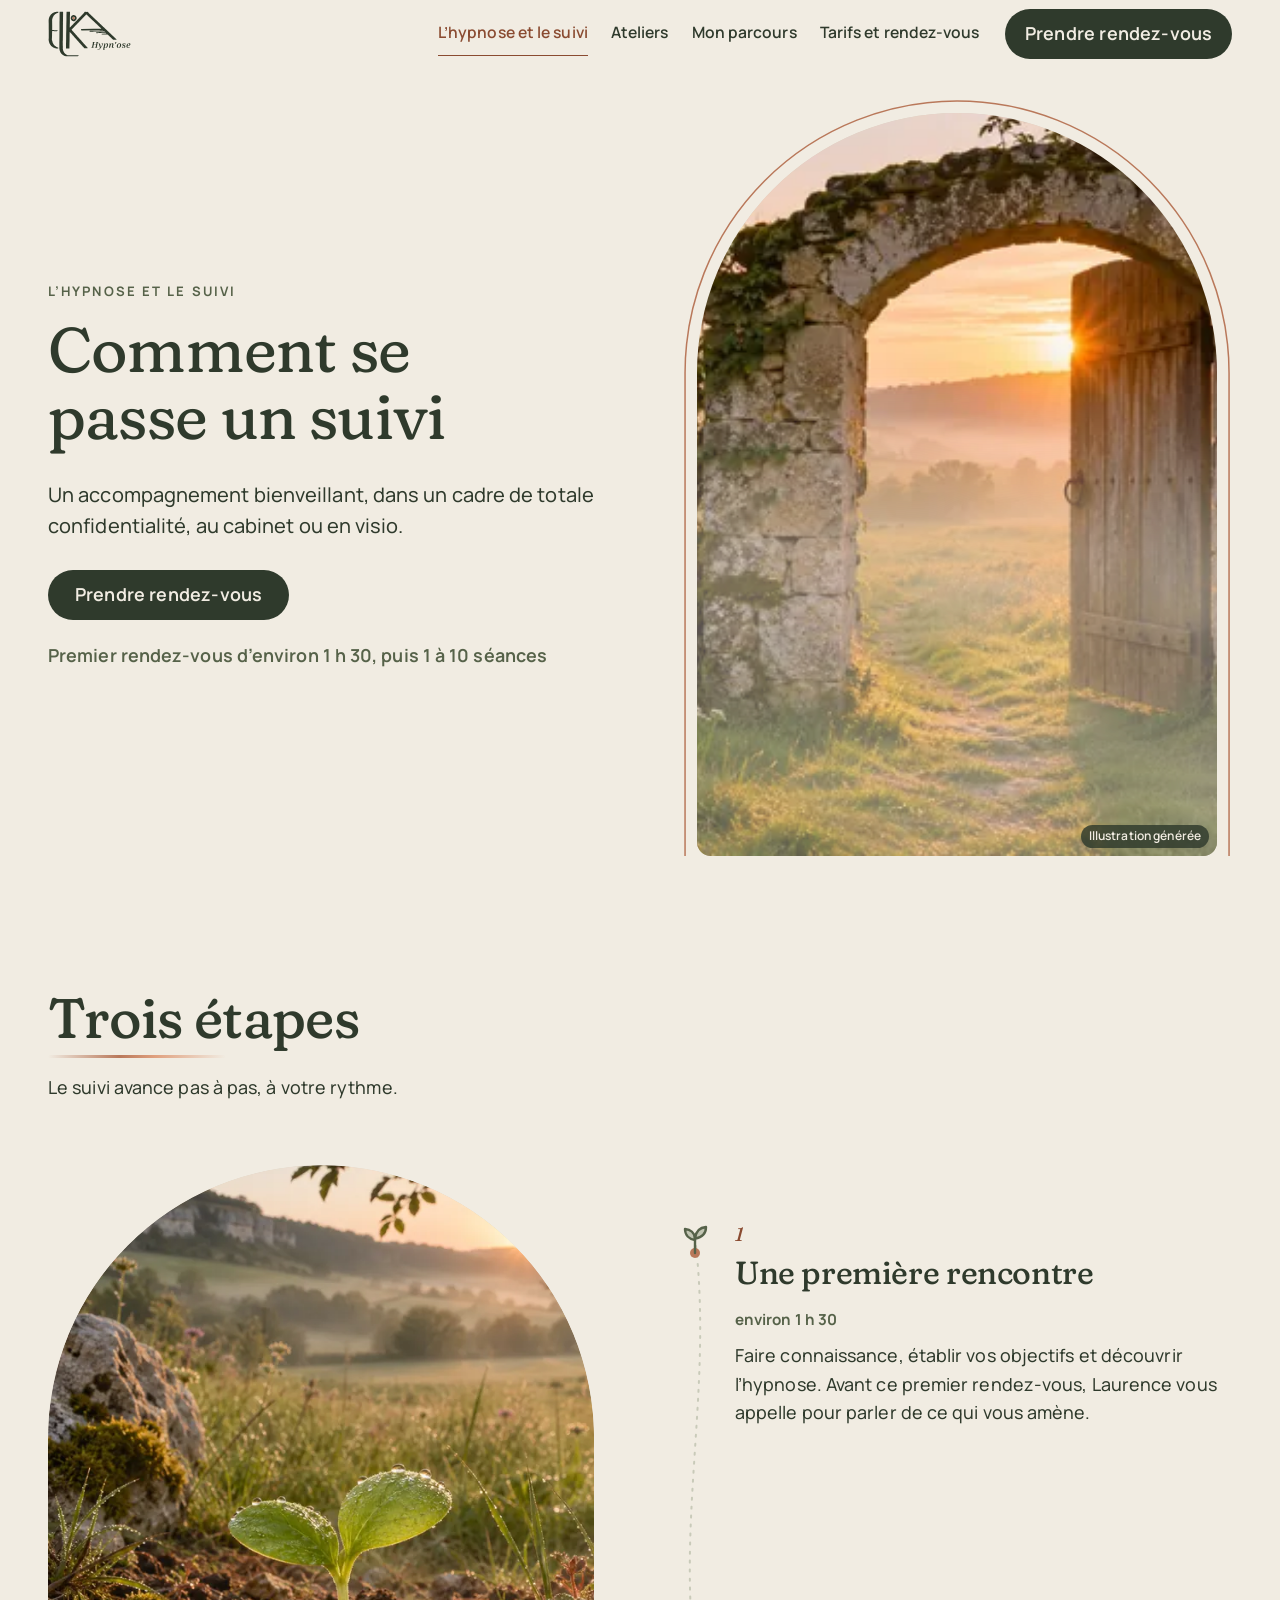
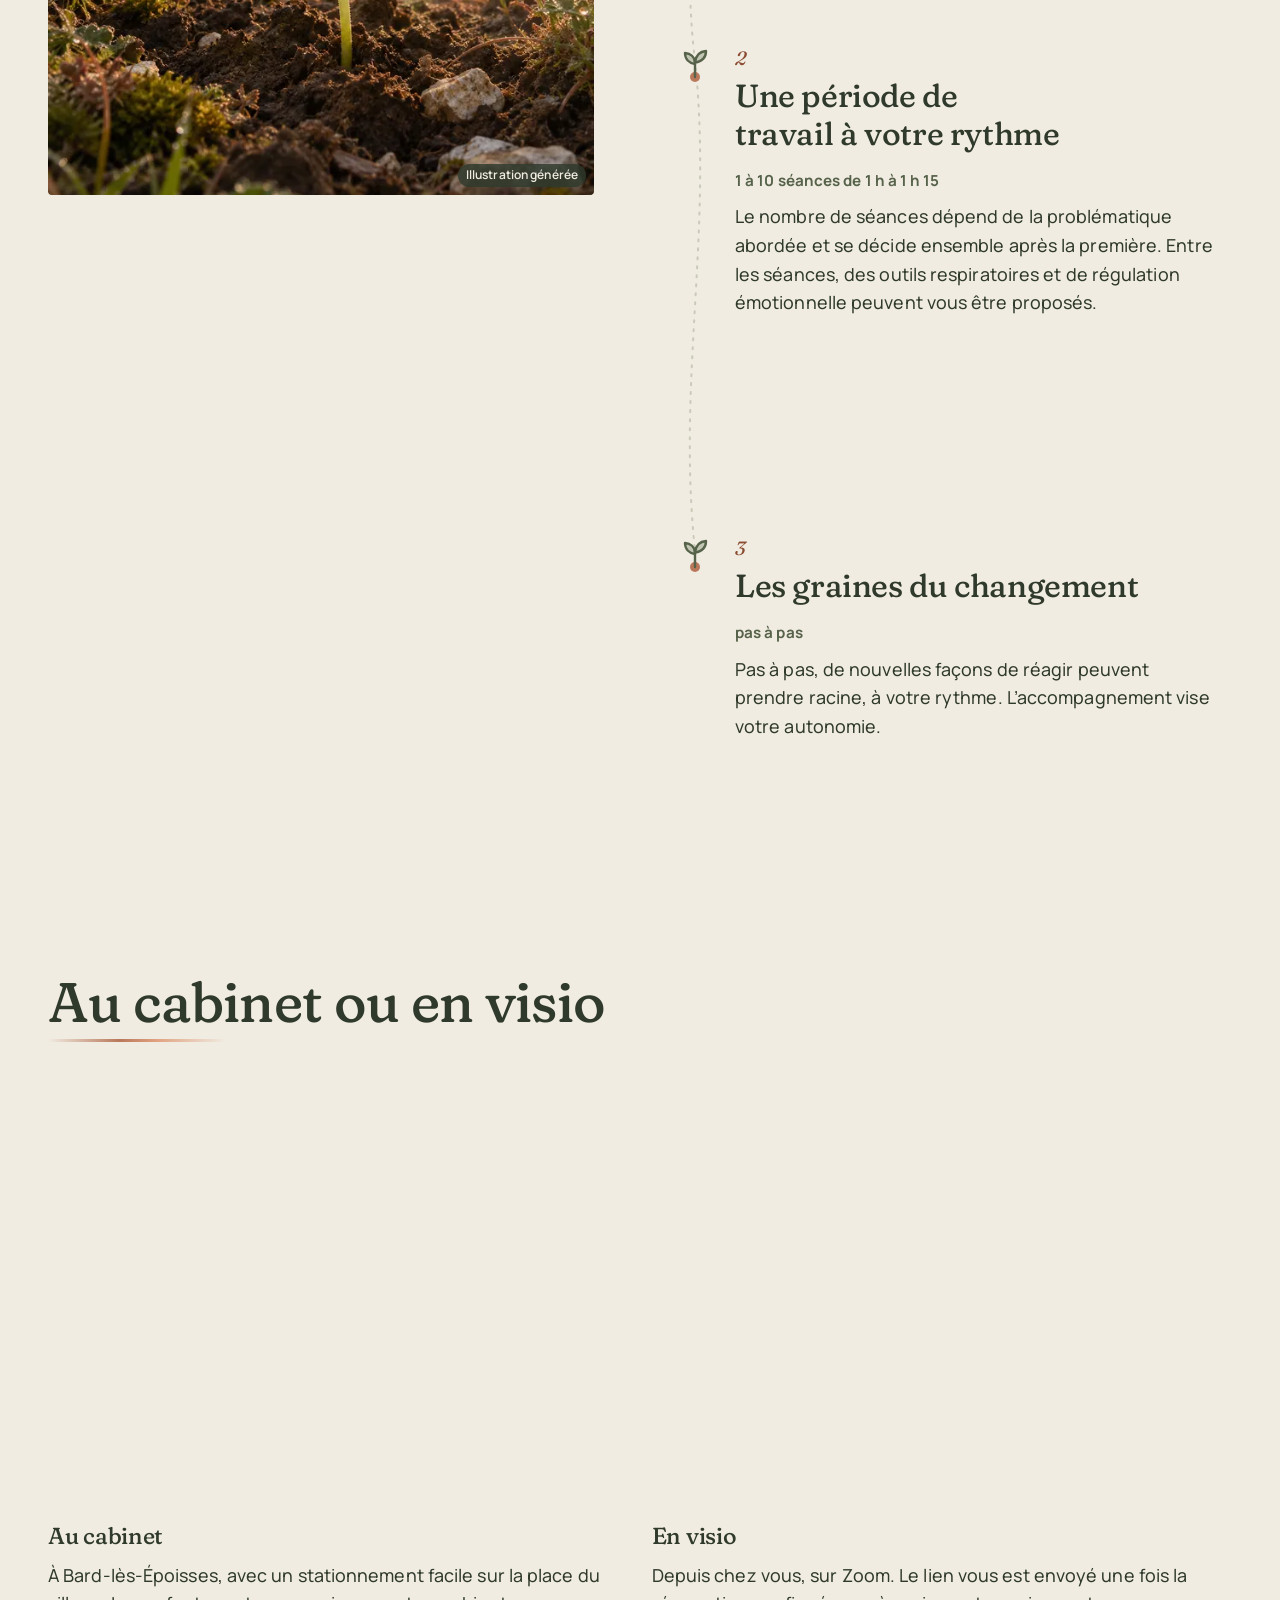
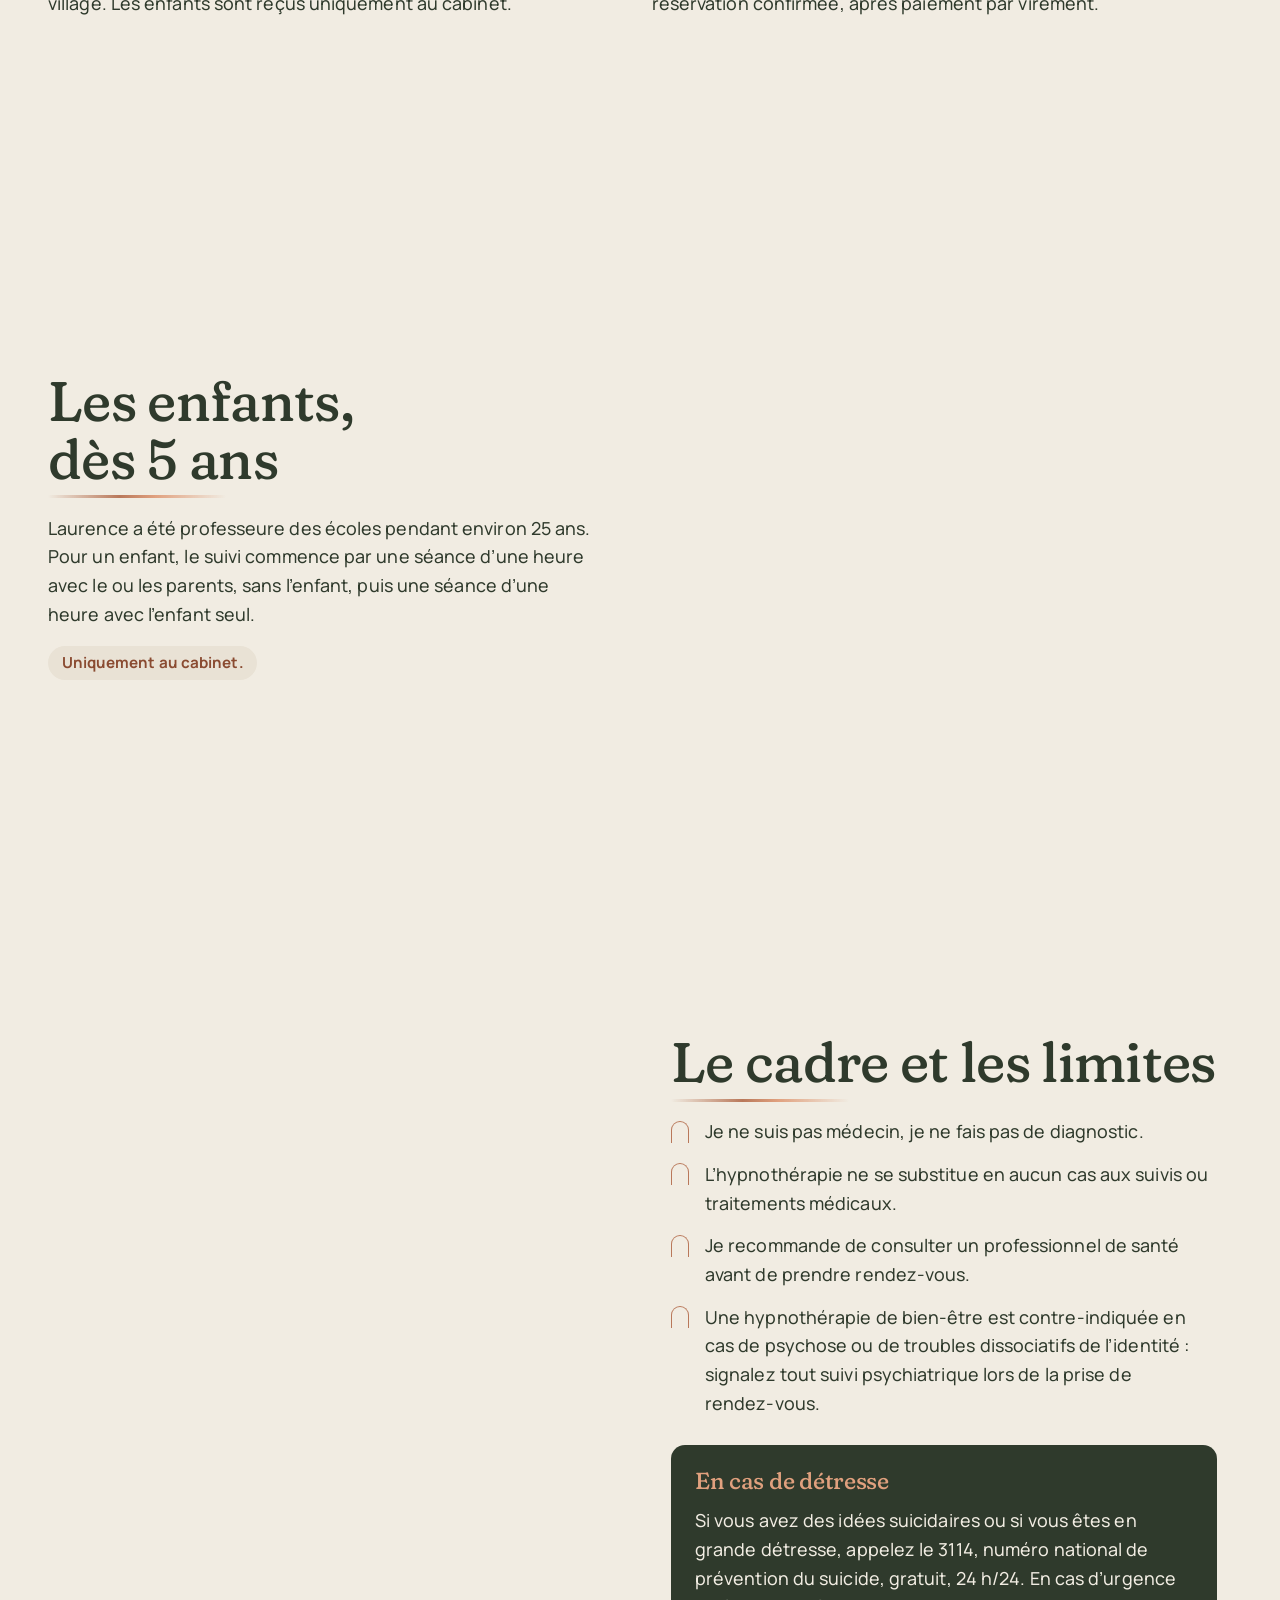
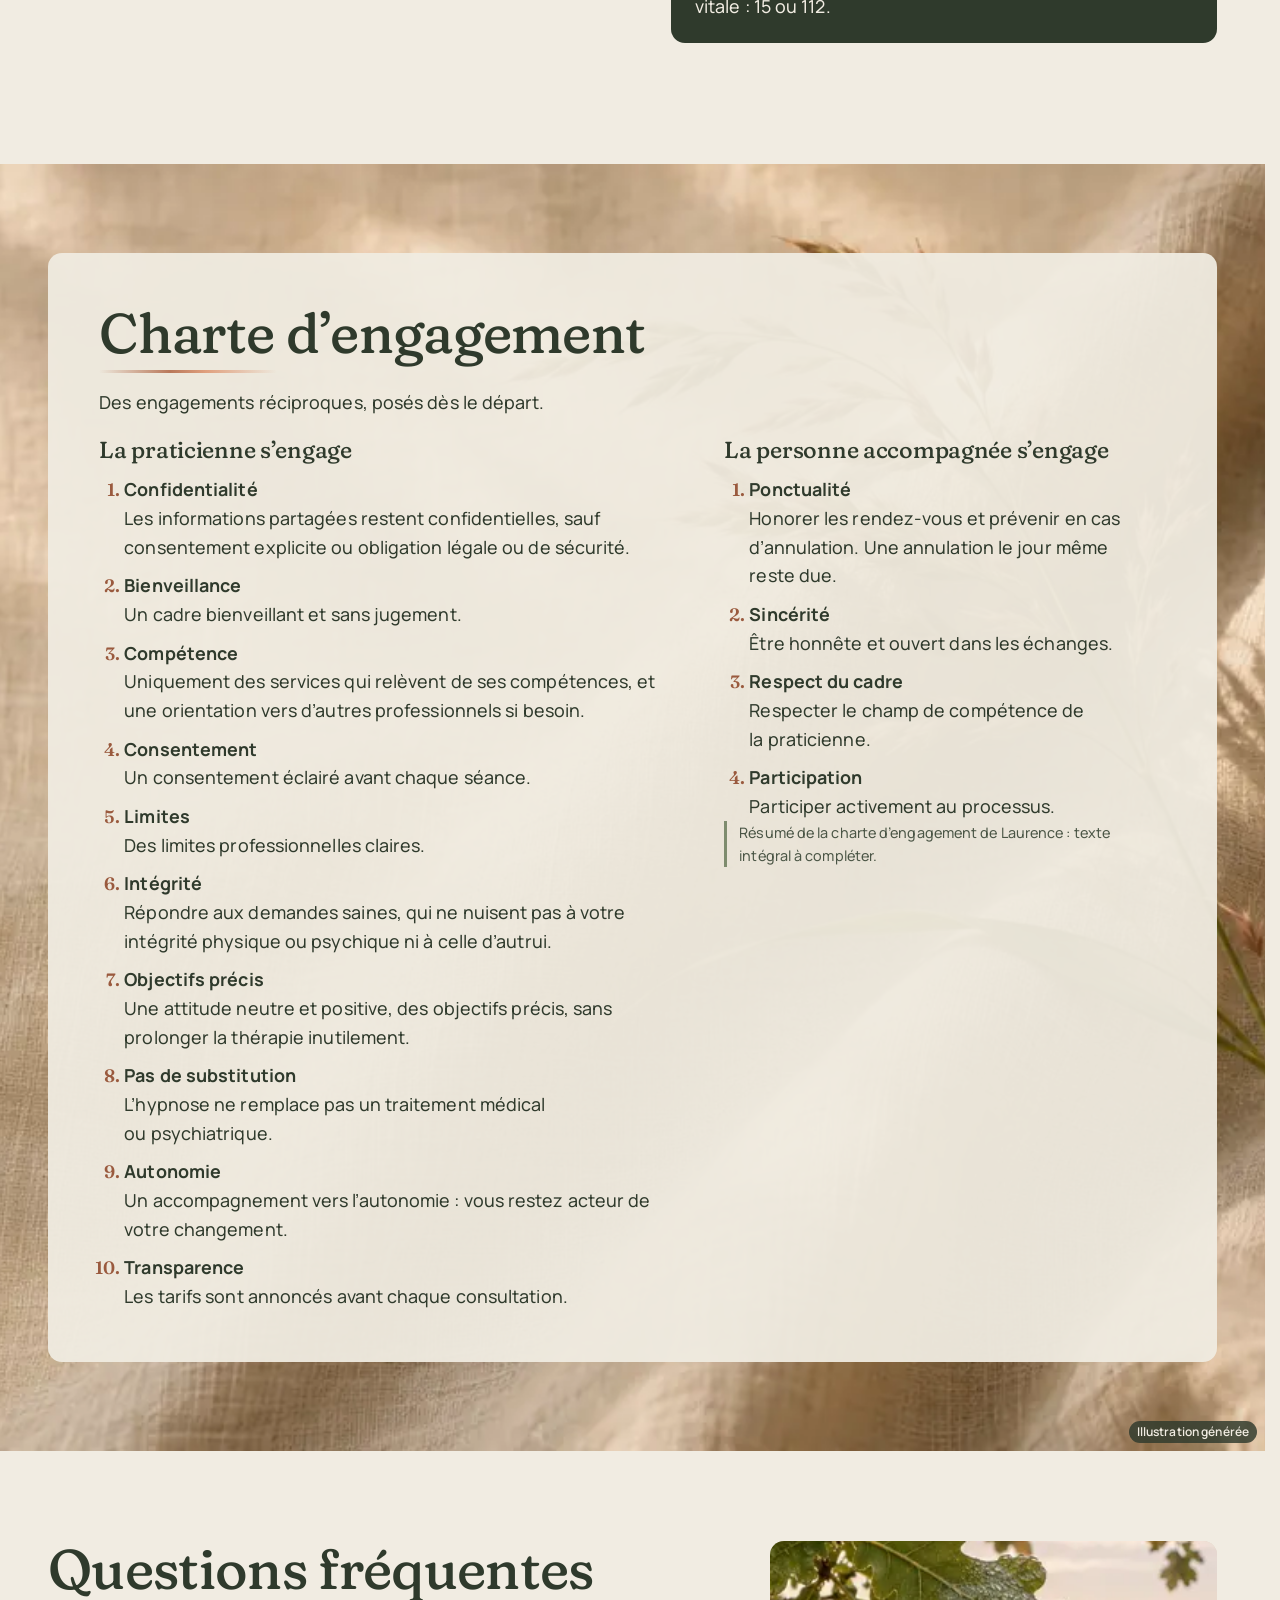
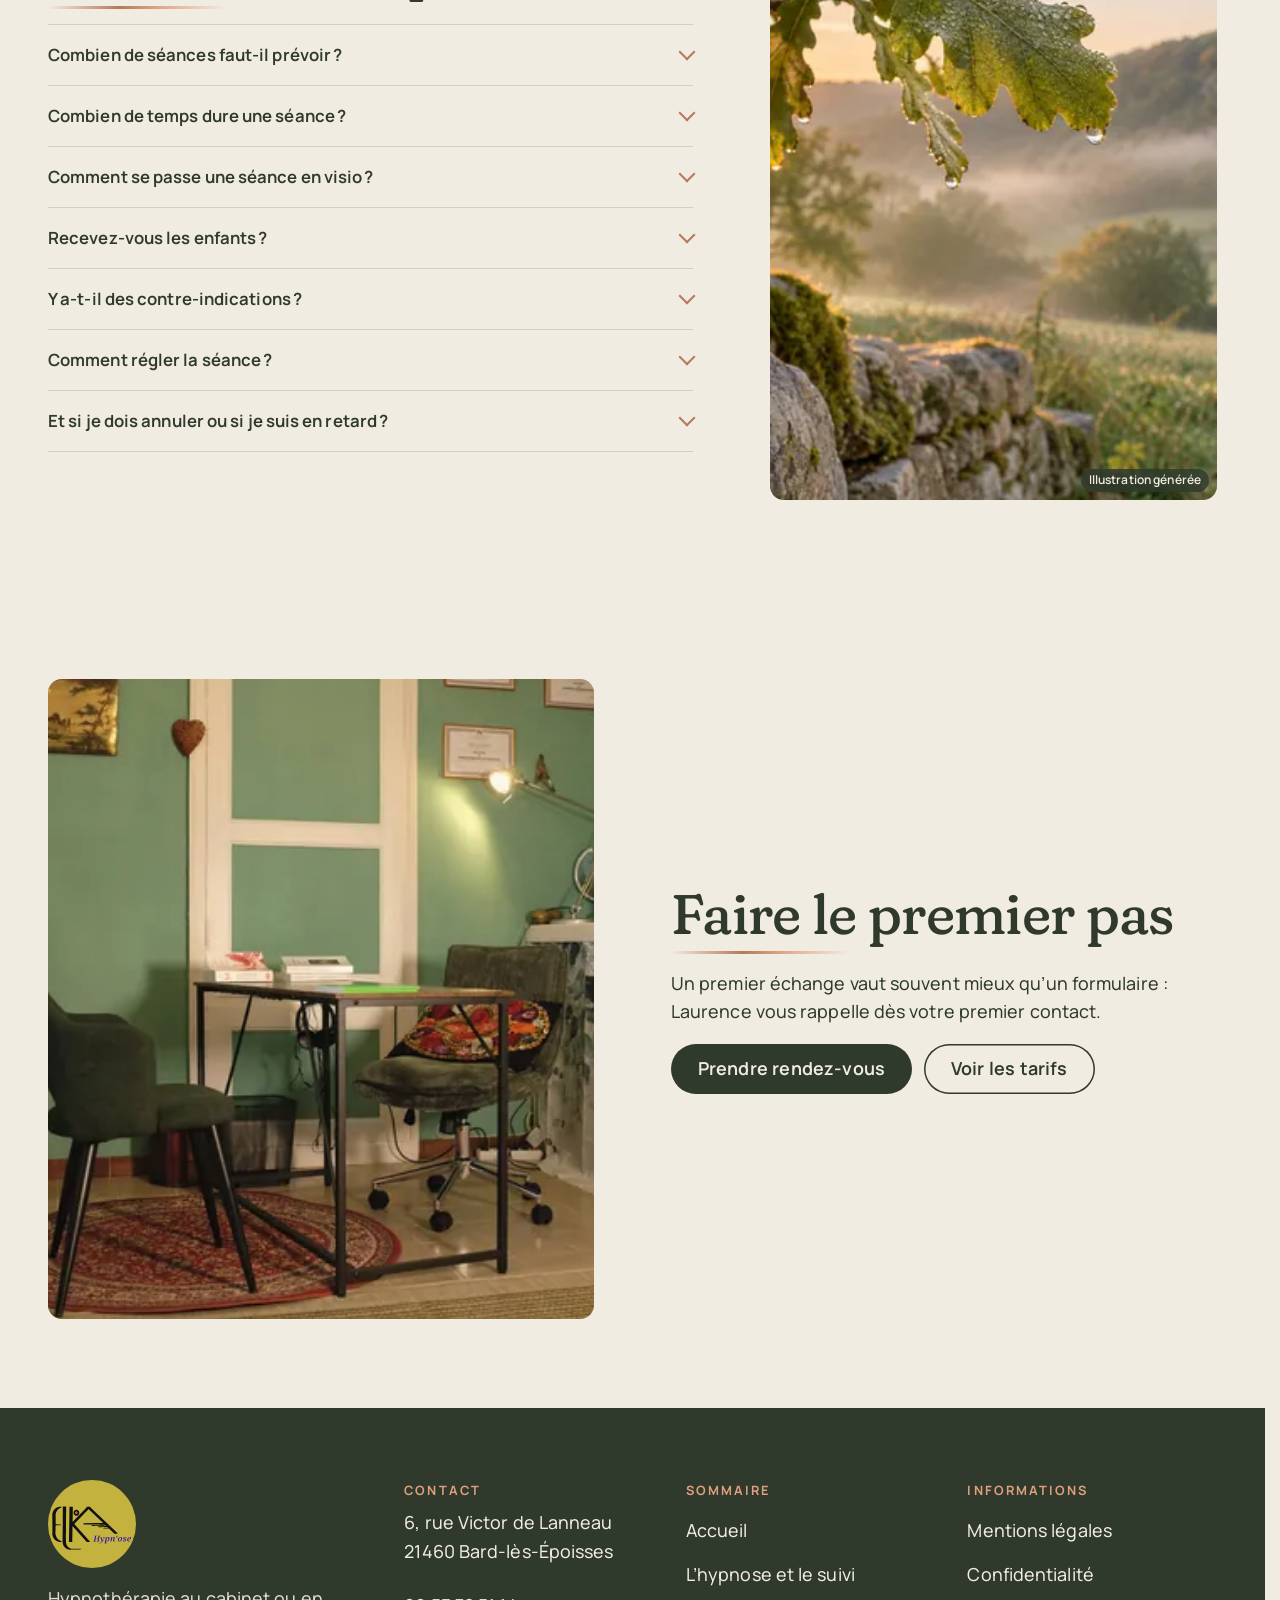
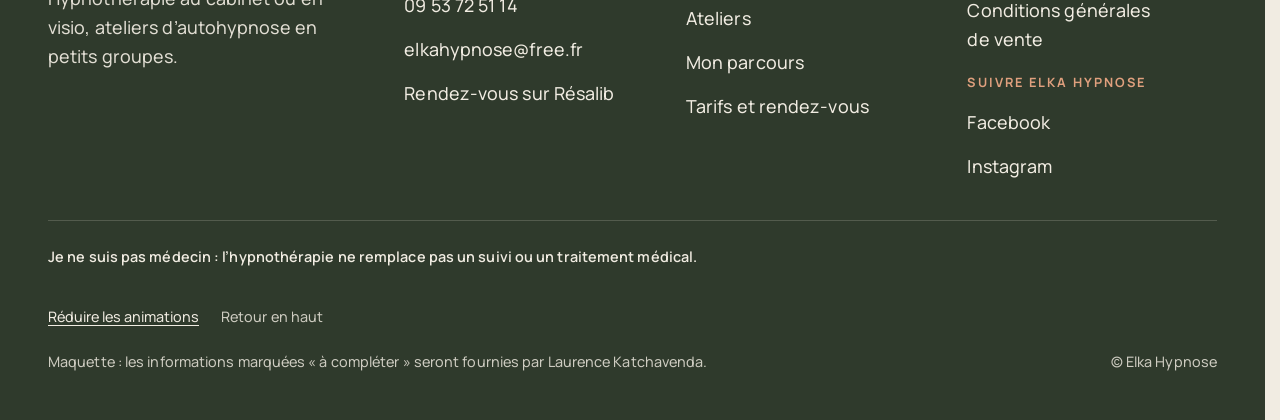
<file: hypnose-et-suivi.html>
<!doctype html>
<html lang="fr" data-v="2" data-gabarit="suivi" data-curseur>
<head>
<meta charset="utf-8">
<meta name="viewport" content="width=device-width, initial-scale=1, viewport-fit=cover">
<title>L’hypnose et le suivi : Elka Hypnose</title>
<meta name="description" content="Comment se passe un suivi en hypnose avec Laurence Katchavenda : premier rendez-vous, séances, cabinet ou visio, enfants, cadre, charte d’engagement et questions fréquentes.">
<meta name="robots" content="noindex, nofollow">
<link rel="canonical" href="https://elka-maquette.vercel.app/hypnose-et-suivi">
<style>:root{--fond:#F1ECE2;--texte:#2F3A2C;--voile-fond:#2F3A2C;--ouverture-fond:#F1ECE2;--menu-fond:#2F3A2C}:root { --entete-h: 72px; --barres-h: 0px; } html { background: var(--fond); color: var(--texte); scrollbar-gutter: stable; } body { margin: 0; background: var(--fond); } html.js:not(.calme):not(.secours):not([data-arrivee="retour"]) [data-anime] { opacity: 0; } html.js:not(.calme):not(.secours):not([data-arrivee="retour"]) [data-anime].vu { opacity: 1; } [data-voile] { position: fixed; inset: 0; z-index: 900; background: var(--voile-fond); transform: translateY(100%); visibility: hidden; pointer-events: none; } html[data-arrivee="voile"]:not(.voile-leve):not(.calme):not(.secours) [data-voile] { transform: none; visibility: visible; } html.calme [data-voile], html.secours [data-voile] { visibility: hidden !important; } .ouverture-panneau { position: fixed; inset: 0; z-index: 850; display: none; place-content: center; justify-items: center; background: var(--ouverture-fond, var(--voile-fond)); color: var(--fond); text-align: center; } html.js[data-arrivee="intro"]:not(.calme):not(.secours):not(.intro-finie) .ouverture-panneau { display: grid; } html.defilement-bloque, html.defilement-bloque body, html.js[data-arrivee="intro"]:not(.calme):not(.secours):not(.intro-finie), html.js[data-arrivee="intro"]:not(.calme):not(.secours):not(.intro-finie) body, html[data-arrivee="voile"]:not(.voile-leve):not(.calme):not(.secours), html[data-arrivee="voile"]:not(.voile-leve):not(.calme):not(.secours) body { overflow: hidden; } html.js[data-arrivee="intro"]:not(.calme):not(.secours):not(.intro-finie) { background-color: var(--ouverture-fond, var(--voile-fond)); } html[data-arrivee="voile"]:not(.voile-leve):not(.calme):not(.secours) { background-color: var(--voile-fond); }</style>
<script>(function () {
var d = document.documentElement, ss = null, ls = null;
try { ss = window.sessionStorage; ls = window.localStorage; } catch (e) {}
d.classList.add('js');
var calme = false;
try { calme = !!ls && ls.getItem('socle:calme') === 'oui'; } catch (e) {}
if (!calme && window.matchMedia && matchMedia('(prefers-reduced-motion: reduce)').matches) calme = true;
if (calme) d.classList.add('calme');
var nav = performance.getEntriesByType ? performance.getEntriesByType('navigation')[0] : null;
var type = nav ? nav.type : 'navigate';
var depart = null;
try { depart = JSON.parse(ss.getItem('socle:depart') || 'null'); ss.removeItem('socle:depart'); } catch (e) {}
if (depart && !(Date.now() - depart.t < 15000)) depart = null;
var retourSection = false;
try { retourSection = !!ss.getItem('socle:calme-retour'); } catch (e) {}
var mode = type === 'back_forward' || retourSection ? 'retour' : type === 'reload' ? 'intro' : depart ? 'voile' : 'intro';
d.setAttribute('data-arrivee', mode);
if (mode === 'voile' && depart.couleur) d.style.setProperty('--voile-fond', depart.couleur);
if (type === 'reload' && 'scrollRestoration' in history) {
if (!retourSection) history.scrollRestoration = 'manual';
}
try {
var choisie = ls && ls.getItem('socle:langue');
var langue = (d.lang || '').slice(0, 2);
if (choisie && choisie !== langue && type === 'navigate' && !depart) {
var alt = document.querySelector('link[rel="alternate"][hreflang="' + choisie + '"]');
if (alt) location.replace(new URL(alt.href).pathname + location.search + location.hash);
}
} catch (e) {}
setTimeout(function () { if (!d.classList.contains('demarre')) d.classList.add('secours'); }, 2000);
})();</script>
<link rel="preload" href="/assets/fonts/fraunces.woff2" as="font" type="font/woff2" crossorigin>
<link rel="preload" href="/assets/fonts/manrope.woff2" as="font" type="font/woff2" crossorigin>
<link rel="stylesheet" href="/assets/css/socle.css?v=2">
<link rel="stylesheet" href="/assets/css/site.css?v=2">
<link rel="modulepreload" href="/assets/js/site.js?v=2">
<link rel="modulepreload" href="/assets/js/socle/index.js?v=2">
<script src="/assets/vendor/gsap.min.js" defer></script>
<script src="/assets/vendor/ScrollTrigger.min.js" defer></script>
<script src="/assets/vendor/SplitText.min.js" defer></script>
<script type="module" src="/assets/js/site.js?v=2"></script>
<meta name="theme-color" content="#F1ECE2">
<link rel="icon" href="/assets/images/favicon.svg" type="image/svg+xml">
<link rel="apple-touch-icon" href="/assets/images/apple-touch-icon.png">
<meta property="og:type" content="website">
<meta property="og:site_name" content="Elka Hypnose">
<meta property="og:locale" content="fr_FR">
<meta property="og:title" content="L’hypnose et le suivi : Elka Hypnose">
<meta property="og:description" content="Comment se passe un suivi en hypnose avec Laurence Katchavenda : premier rendez-vous, séances, cabinet ou visio, enfants, cadre, charte d’engagement et questions fréquentes.">
<meta property="og:url" content="https://elka-maquette.vercel.app/hypnose-et-suivi">
<meta property="og:image" content="https://elka-maquette.vercel.app/assets/partage/suivi-fr.jpg">
<meta property="og:image:width" content="1200">
<meta property="og:image:height" content="630">
<meta property="og:image:alt" content="Arche de pierre et porte entrouverte sur un pré dans la brume">
<meta name="twitter:card" content="summary_large_image">
<script type="application/ld+json">{"@context":"https://schema.org","@type":"LocalBusiness","name":"Elka Hypnose","description":"Séances d’hypnothérapie individuelles et personnalisées sur rendez-vous, au cabinet de Bard-lès-Époisses ou en visio, et ateliers d’initiation à l’autohypnose en petits groupes, en visio.","url":"https://elka-maquette.vercel.app/","image":"https://elka-maquette.vercel.app/assets/partage/accueil-fr.jpg","logo":"https://elka-maquette.vercel.app/assets/images/logo-pastille.svg","telephone":"+33953725114","email":"elkahypnose@free.fr","address":{"@type":"PostalAddress","streetAddress":"6, rue Victor de Lanneau","postalCode":"21460","addressLocality":"Bard-lès-Époisses","addressCountry":"FR"},"geo":{"@type":"GeoCoordinates","latitude":47.5322,"longitude":4.2167},"openingHoursSpecification":[{"@type":"OpeningHoursSpecification","dayOfWeek":["Monday","Tuesday","Wednesday","Thursday","Friday"],"opens":"09:00","closes":"12:00"},{"@type":"OpeningHoursSpecification","dayOfWeek":["Monday","Tuesday","Wednesday","Thursday","Friday"],"opens":"13:30","closes":"19:00"},{"@type":"OpeningHoursSpecification","dayOfWeek":"Saturday","opens":"09:00","closes":"12:00"}],"founder":{"@type":"Person","name":"Laurence Katchavenda","jobTitle":"Hypnothérapeute"},"sameAs":["https://www.resalib.fr/praticien/106137-laurence-katchavenda-ei-elkahypnose-praticien-en-hypnose-bard-les-epoisses","https://www.facebook.com/profile.php?id=61572601529462","https://instagram.com/elkahypnose/"]}</script>
</head>
<body id="haut" class="page-suivi">
<div data-voile aria-hidden="true"><div class="voile-contenu">
  <svg class="voile-arche" viewBox="0 0 120 170" aria-hidden="true"><path d="M2 170 V60 A58 58 0 0 1 118 60 V170" /></svg>
  <img src="/assets/images/logo-clair.svg" alt="" width="108" height="60">
  <span data-voile-libelle>L’hypnose et le suivi</span>
</div></div>
<div class="ouverture-panneau" data-ouverture aria-hidden="true">
  <div class="seuil-arche" data-seuil-arche>
    <div class="seuil-vue" data-seuil-vue>
      <figure class="media seuil-media" data-grok style="--cadrage:69% 55%;--cadrage-mobile:50% 52%">
  <picture><source media="(max-width: 760px) and (orientation: portrait)" srcset="/assets/images/grok/suivi-ouverture-mobile-640.webp 640w, /assets/images/grok/suivi-ouverture-mobile-941.webp 941w" sizes="(max-width: 760px) 92vw, 600px">
    <img src="/assets/images/grok/suivi-ouverture-1280.webp" srcset="/assets/images/grok/suivi-ouverture-640.webp 640w, /assets/images/grok/suivi-ouverture-1280.webp 1280w, /assets/images/grok/suivi-ouverture-1672.webp 1672w" sizes="(max-width: 760px) 92vw, 600px" alt="" width="1280" height="720" fetchpriority="high" loading="eager" decoding="async">
  </picture><figcaption class="mention-ia">Illustration générée</figcaption>
</figure>
      <div class="seuil-brume" data-seuil-brume></div>
    </div>
    <div class="seuil-battants" data-seuil-battants><span class="seuil-battant seuil-battant--g"></span><span class="seuil-battant seuil-battant--d"></span><span class="seuil-lueur" data-seuil-lueur></span></div>
    <svg class="seuil-cadre" data-seuil-cadre><path /></svg>
  </div>
  <p class="ouverture-ligne">Hypnose · Bard-lès-Époisses</p>
</div>
<a class="evitement" href="#contenu">Aller au contenu</a>
<header data-entete>
  <div class="entete-rangee">
    <a class="entete-logo" href="/" aria-label="Elka Hypn’ose, retour à l’accueil" data-libelle="Accueil">
      <img src="/assets/images/logo.svg" alt="" width="90" height="50">
    </a>
    <nav data-nav aria-label="Navigation principale">
      <ul><li><a href="/hypnose-et-suivi" class="lien-trace" data-libelle="L’hypnose et le suivi" aria-current="page">L’hypnose et le suivi</a></li><li><a href="/ateliers" class="lien-trace" data-libelle="Ateliers">Ateliers</a></li><li><a href="/mon-parcours" class="lien-trace" data-libelle="Mon parcours">Mon parcours</a></li><li><a href="/tarifs-et-rendez-vous" class="lien-trace" data-libelle="Tarifs et rendez-vous">Tarifs et rendez-vous</a></li></ul>
    </nav>
    <div class="entete-actions">
      <a class="bouton bouton--entete" href="/tarifs-et-rendez-vous#rendez-vous" data-libelle="Tarifs et rendez-vous" data-magnetique>Prendre rendez-vous</a>
      <button type="button" data-menu-bouton aria-controls="menu" aria-expanded="false" data-libelle-ouvrir="Menu" data-libelle-fermer="Fermer"><span class="menu-icone" aria-hidden="true"></span><span data-libelle-bouton>Menu</span></button>
    </div>
  </div>
</header>
<div id="menu" data-menu role="dialog" aria-modal="true" aria-label="Menu">
  <div class="menu-grille">
    <ul class="menu-liens"><li style="--i:0"><a href="/" class="menu-lien" data-libelle="Accueil">Accueil</a></li><li style="--i:1"><a href="/hypnose-et-suivi" class="menu-lien" data-libelle="L’hypnose et le suivi" aria-current="page">L’hypnose et le suivi</a></li><li style="--i:2"><a href="/ateliers" class="menu-lien" data-libelle="Ateliers">Ateliers</a></li><li style="--i:3"><a href="/mon-parcours" class="menu-lien" data-libelle="Mon parcours">Mon parcours</a></li><li style="--i:4"><a href="/tarifs-et-rendez-vous" class="menu-lien" data-libelle="Tarifs et rendez-vous">Tarifs et rendez-vous</a></li></ul>
    <div class="menu-contact">
      <p class="menu-titre">Contact</p>
      <p><a class="bouton bouton--clair" href="tel:+33953725114">Appeler le 09 53 72 51 14</a></p>
      <p><a class="bouton bouton--contour-clair" href="/tarifs-et-rendez-vous#rendez-vous" data-libelle="Tarifs et rendez-vous">Prendre rendez-vous</a></p>
      <p class="menu-adresse">6, rue Victor de Lanneau<br><span class="insecable">21460 Bard-lès-Époisses</span></p>
      <p><button type="button" class="lien" data-calme-bascule data-libelle-reduire="Réduire les animations" data-libelle-retablir="Rétablir les animations" data-libelle-systeme="Animations réduites par le réglage de votre appareil"><span data-libelle-bouton>Réduire les animations</span></button></p>
    </div>
  </div>
</div>
<main id="contenu" tabindex="-1">
<section class="seuil ecran" id="debut">
  <div class="seuil-texte">
    <p class="surtitre" data-anime="gsap">L’hypnose et le suivi</p>
    <h1 class="seuil-titre seuil-titre--page" data-superpose><span class="mot-masque"><span class="mot" data-anime="gsap">Comment</span></span> <span class="mot-masque"><span class="mot" data-anime="gsap">se</span></span> <span class="mot-masque"><span class="mot" data-anime="gsap">passe</span></span> <span class="mot-masque"><span class="mot" data-anime="gsap">un</span></span> <span class="mot-masque"><span class="mot" data-anime="gsap">suivi</span></span> </h1>
    <p class="seuil-intro" data-anime="gsap">Un accompagnement bienveillant, dans un cadre de totale confidentialité, au cabinet ou en visio.</p>
    <p class="seuil-actions" data-anime="gsap">
      <a href="/tarifs-et-rendez-vous#rendez-vous" class="bouton" data-libelle="Tarifs et rendez-vous" data-action-principale data-magnetique>Prendre rendez-vous</a>
    </p>
    <p class="seuil-info" data-info-cle data-anime="gsap">Premier rendez-vous d’environ 1 h 30, puis 1 à 10 séances</p>
  </div>
  <div class="arche seuil-arche-page" data-arche>
  <figure class="media arche-media" data-grok style="--cadrage:69% 55%;--cadrage-mobile:50% 52%">
  <picture><source media="(max-width: 760px) and (orientation: portrait)" srcset="/assets/images/grok/suivi-ouverture-mobile-640.webp 640w, /assets/images/grok/suivi-ouverture-mobile-941.webp 941w" sizes="(max-width: 760px) 92vw, 600px">
    <img src="/assets/images/grok/suivi-ouverture-1280.webp" srcset="/assets/images/grok/suivi-ouverture-640.webp 640w, /assets/images/grok/suivi-ouverture-1280.webp 1280w, /assets/images/grok/suivi-ouverture-1672.webp 1672w" sizes="(max-width: 760px) 92vw, 600px" alt="Arche de pierre couverte de lierre, porte de bois entrouverte sur un pré dans la brume au lever du soleil" width="1280" height="720" fetchpriority="high" loading="eager" decoding="async">
  </picture><figcaption class="mention-ia">Illustration générée</figcaption>
</figure>
  <canvas class="arche-brume" data-brume aria-hidden="true" data-audit-ignorer></canvas>
  <div class="arche-brume-css" aria-hidden="true"></div>
  <svg class="arche-cadre" aria-hidden="true" data-audit-ignorer><path data-cadre /></svg>
</div>
</section>
<section class="etapes conteneur" id="etapes" data-etapes>
  <div class="etapes-tete">
    <h2 class="titre-section" data-anime>Trois étapes</h2>
    <p data-anime>Le suivi avance pas à pas, à votre rythme.</p>
  </div>
  <div class="etapes-grille">
    <div class="etapes-images" aria-hidden="true">
      <div class="etapes-image active" data-etape-image="0"><figure class="media etapes-media" style="--cadrage:64% 45%">
  <picture>
    <img src="/assets/images/seance-entretien-1280.webp" srcset="/assets/images/seance-entretien-640.webp 640w, /assets/images/seance-entretien-1280.webp 1280w, /assets/images/seance-entretien-1920.webp 1920w" sizes="(max-width: 760px) 92vw, 44vw" alt="" width="1280" height="853" loading="lazy" decoding="async">
  </picture>
</figure></div><div class="etapes-image" data-etape-image="1"><figure class="media etapes-media" style="--cadrage:40% 45%">
  <picture>
    <img src="/assets/images/seance-allongee-1280.webp" srcset="/assets/images/seance-allongee-640.webp 640w, /assets/images/seance-allongee-1280.webp 1280w" sizes="(max-width: 760px) 92vw, 44vw" alt="" width="1280" height="1337" loading="lazy" decoding="async">
  </picture>
</figure></div><div class="etapes-image" data-etape-image="2"><figure class="media etapes-media" data-grok style="--cadrage:48% 62%">
  <picture>
    <img src="/assets/images/grok/suivi-etape-3-pousse-1122.webp" srcset="/assets/images/grok/suivi-etape-3-pousse-640.webp 640w, /assets/images/grok/suivi-etape-3-pousse-1122.webp 1122w" sizes="(max-width: 760px) 92vw, 44vw" alt="" width="1122" height="1402" loading="lazy" decoding="async">
  </picture><figcaption class="mention-ia">Illustration générée</figcaption>
</figure></div>
    </div>
    <div class="chemin-zone chemin-zone--vertical" data-chemin>
      <svg class="chemin-trace" aria-hidden="true" data-audit-ignorer preserveAspectRatio="none"><path class="chemin-fond" /><path class="chemin-ligne" data-chemin-ligne /></svg>
      <ol class="chemin-etapes chemin-etapes--detail">
        <li class="chemin-etape" id="etape-rencontre" data-etape="0">
          <span class="graine" aria-hidden="true"><svg viewBox="0 0 48 48"><circle class="graine-sol" cx="24" cy="40" r="5" /><path class="graine-tige" d="M24 40 V22" /><path class="graine-feuille" d="M24 27 C18 26 14 22 14 16 C20 16.5 23.4 20.4 24 25" /><path class="graine-feuille graine-feuille--d" d="M24 25 C25 18.5 29 14.5 35 14 C35 20 31 24.4 24 25.6" /></svg></span>
          <p class="chemin-numero">1</p>
          <h3>Une première rencontre</h3>
          <p class="chemin-duree">environ 1 h 30</p>
          <p>Faire connaissance, établir vos objectifs et découvrir l’hypnose. Avant ce premier rendez-vous, Laurence vous appelle pour parler de ce qui vous amène.</p>
          <figure class="media etape-media-mobile" style="--cadrage:64% 45%">
  <picture>
    <img src="/assets/images/seance-entretien-1280.webp" srcset="/assets/images/seance-entretien-640.webp 640w, /assets/images/seance-entretien-1280.webp 1280w, /assets/images/seance-entretien-1920.webp 1920w" sizes="92vw" alt="Laurence en entretien avec une personne accompagnée, de dos, dans le cabinet aux murs verts" width="1280" height="853" loading="lazy" decoding="async">
  </picture>
</figure>
        </li><li class="chemin-etape" id="etape-seances" data-etape="1">
          <span class="graine" aria-hidden="true"><svg viewBox="0 0 48 48"><circle class="graine-sol" cx="24" cy="40" r="5" /><path class="graine-tige" d="M24 40 V22" /><path class="graine-feuille" d="M24 27 C18 26 14 22 14 16 C20 16.5 23.4 20.4 24 25" /><path class="graine-feuille graine-feuille--d" d="M24 25 C25 18.5 29 14.5 35 14 C35 20 31 24.4 24 25.6" /></svg></span>
          <p class="chemin-numero">2</p>
          <h3>Une période de travail à votre rythme</h3>
          <p class="chemin-duree">1 à 10 séances de 1 h à 1 h 15</p>
          <p>Le nombre de séances dépend de la problématique abordée et se décide ensemble après la première. Entre les séances, des outils respiratoires et de régulation émotionnelle peuvent vous être proposés.</p>
          <figure class="media etape-media-mobile" style="--cadrage:40% 45%">
  <picture>
    <img src="/assets/images/seance-allongee-1280.webp" srcset="/assets/images/seance-allongee-640.webp 640w, /assets/images/seance-allongee-1280.webp 1280w" sizes="92vw" alt="Séance d’hypnose au cabinet : Laurence prend des notes, la personne accompagnée est allongée dans un fauteuil, visage hors cadre" width="1280" height="1337" loading="lazy" decoding="async">
  </picture>
</figure>
        </li><li class="chemin-etape" id="etape-graines" data-etape="2">
          <span class="graine" aria-hidden="true"><svg viewBox="0 0 48 48"><circle class="graine-sol" cx="24" cy="40" r="5" /><path class="graine-tige" d="M24 40 V22" /><path class="graine-feuille" d="M24 27 C18 26 14 22 14 16 C20 16.5 23.4 20.4 24 25" /><path class="graine-feuille graine-feuille--d" d="M24 25 C25 18.5 29 14.5 35 14 C35 20 31 24.4 24 25.6" /></svg></span>
          <p class="chemin-numero">3</p>
          <h3>Les graines du changement</h3>
          <p class="chemin-duree">pas à pas</p>
          <p>Pas à pas, de nouvelles façons de réagir peuvent prendre racine, à votre rythme. L’accompagnement vise votre autonomie.</p>
          <figure class="media etape-media-mobile" data-grok style="--cadrage:48% 62%">
  <picture>
    <img src="/assets/images/grok/suivi-etape-3-pousse-1122.webp" srcset="/assets/images/grok/suivi-etape-3-pousse-640.webp 640w, /assets/images/grok/suivi-etape-3-pousse-1122.webp 1122w" sizes="92vw" alt="Jeune pousse à deux feuilles couverte de rosée, dans la lumière du matin" width="1122" height="1402" loading="lazy" decoding="async">
  </picture><figcaption class="mention-ia">Illustration générée</figcaption>
</figure>
        </li>
      </ol>
    </div>
  </div>
</section>
<section class="lieux conteneur" id="cabinet-ou-visio">
  <h2 class="titre-section" data-anime>Au cabinet ou en visio</h2>
  <div class="lieux-grille" data-battants>
    <article class="lieu" data-anime>
      <figure class="media lieu-media" style="--cadrage:50% 55%">
  <picture>
    <img src="/assets/images/cabinet-fauteuil-1280.webp" srcset="/assets/images/cabinet-fauteuil-640.webp 640w, /assets/images/cabinet-fauteuil-1280.webp 1280w" sizes="(max-width: 760px) 92vw, 46vw" alt="Le fauteuil de cuir vert du cabinet devant un papier peint végétal" width="1280" height="1113" loading="lazy" decoding="async">
  </picture>
</figure>
      <h3>Au cabinet</h3>
      <p>À Bard-lès-Époisses, avec un stationnement facile sur la place du village. Les enfants sont reçus uniquement au cabinet.</p>
    </article>
    <article class="lieu" data-anime>
      <figure class="media lieu-media" style="--cadrage:52% 38%">
  <picture>
    <img src="/assets/images/visio-laurence-1280.webp" srcset="/assets/images/visio-laurence-640.webp 640w, /assets/images/visio-laurence-1280.webp 1280w" sizes="(max-width: 760px) 92vw, 46vw" alt="Laurence en visioconférence, casque sur les oreilles, souriante" width="1280" height="701" loading="lazy" decoding="async">
  </picture>
</figure>
      <h3>En visio</h3>
      <p>Depuis chez vous, sur Zoom. Le lien vous est envoyé une fois la réservation confirmée, après paiement par virement.</p>
    </article>
  </div>
</section>
<section class="enfants conteneur" id="enfants">
  <div class="enfants-texte">
    <h2 class="titre-section" data-anime>Les enfants, dès 5 ans</h2>
    <p data-anime>Laurence a été professeure des écoles pendant environ 25 ans. Pour un enfant, le suivi commence par une séance d’une heure avec le ou les parents, sans l’enfant, puis une séance d’une heure avec l’enfant seul.</p>
    <p data-anime><span class="etiquette-lieu">Uniquement au cabinet.</span></p>
  </div>
  <figure class="media enfants-media" data-grok style="--cadrage:45% 55%">
  <picture>
    <img src="/assets/images/grok/suivi-enfants-1122.webp" srcset="/assets/images/grok/suivi-enfants-640.webp 640w, /assets/images/grok/suivi-enfants-1122.webp 1122w" sizes="(max-width: 760px) 92vw, 40vw" alt="Dessin d’enfant aux craies grasses : un soleil et trois fleurs, sur une table de bois" width="1122" height="1402" loading="lazy" decoding="async">
  </picture><figcaption class="mention-ia">Illustration générée</figcaption>
</figure>
</section>
<section class="cadre conteneur" id="cadre">
  <figure class="media cadre-media" data-grok style="--cadrage:35% 55%">
  <picture>
    <img src="/assets/images/grok/suivi-limites-1270.webp" srcset="/assets/images/grok/suivi-limites-640.webp 640w, /assets/images/grok/suivi-limites-1270.webp 1270w" sizes="(max-width: 760px) 92vw, 40vw" alt="Mur de pierre sèche couvert de mousse et de fougères" width="1270" height="953" loading="lazy" decoding="async">
  </picture><figcaption class="mention-ia">Illustration générée</figcaption>
</figure>
  <div class="cadre-texte">
    <h2 class="titre-section" data-anime>Le cadre et les limites</h2>
    <ul class="cadre-liste"><li data-anime>Je ne suis pas médecin, je ne fais pas de diagnostic.</li><li data-anime>L’hypnothérapie ne se substitue en aucun cas aux suivis ou traitements médicaux.</li><li data-anime>Je recommande de consulter un professionnel de santé avant de prendre rendez-vous.</li><li data-anime>Une hypnothérapie de bien-être est contre-indiquée en cas de psychose ou de troubles dissociatifs de l’identité : signalez tout suivi psychiatrique lors de la prise de rendez-vous.</li></ul>
    <aside class="urgence" data-anime>
      <h3>En cas de détresse</h3>
      <p>Si vous avez des idées suicidaires ou si vous êtes en grande détresse, appelez le 3114, numéro national de prévention du suicide, gratuit, 24 h/24. En cas d’urgence vitale : 15 ou 112.</p>
    </aside>
  </div>
</section>
<section class="charte" id="charte">
  <figure class="media charte-fond" data-grok style="--cadrage:70% 50%">
  <picture>
    <img src="/assets/images/grok/suivi-charte-1280.webp" srcset="/assets/images/grok/suivi-charte-640.webp 640w, /assets/images/grok/suivi-charte-1280.webp 1280w, /assets/images/grok/suivi-charte-1672.webp 1672w" sizes="100vw" alt="Toile de lin naturel et brin d’herbe sauvage dans la lumière du matin" width="1280" height="720" loading="lazy" decoding="async">
  </picture><figcaption class="mention-ia">Illustration générée</figcaption>
</figure>
  <div class="conteneur charte-contenu">
    <h2 class="titre-section" data-anime>Charte d’engagement</h2>
    <p data-anime>Des engagements réciproques, posés dès le départ.</p>
    <div class="charte-colonnes">
      <div>
        <h3 data-anime>La praticienne s’engage</h3>
        <ol class="charte-liste"><li data-anime><strong>Confidentialité</strong> Les informations partagées restent confidentielles, sauf consentement explicite ou obligation légale ou de sécurité.</li><li data-anime><strong>Bienveillance</strong> Un cadre bienveillant et sans jugement.</li><li data-anime><strong>Compétence</strong> Uniquement des services qui relèvent de ses compétences, et une orientation vers d’autres professionnels si besoin.</li><li data-anime><strong>Consentement</strong> Un consentement éclairé avant chaque séance.</li><li data-anime><strong>Limites</strong> Des limites professionnelles claires.</li><li data-anime><strong>Intégrité</strong> Répondre aux demandes saines, qui ne nuisent pas à votre intégrité physique ou psychique ni à celle d’autrui.</li><li data-anime><strong>Objectifs précis</strong> Une attitude neutre et positive, des objectifs précis, sans prolonger la thérapie inutilement.</li><li data-anime><strong>Pas de substitution</strong> L’hypnose ne remplace pas un traitement médical ou psychiatrique.</li><li data-anime><strong>Autonomie</strong> Un accompagnement vers l’autonomie : vous restez acteur de votre changement.</li><li data-anime><strong>Transparence</strong> Les tarifs sont annoncés avant chaque consultation.</li></ol>
      </div>
      <div>
        <h3 data-anime>La personne accompagnée s’engage</h3>
        <ol class="charte-liste"><li data-anime><strong>Ponctualité</strong> Honorer les rendez-vous et prévenir en cas d’annulation. Une annulation le jour même reste due.</li><li data-anime><strong>Sincérité</strong> Être honnête et ouvert dans les échanges.</li><li data-anime><strong>Respect du cadre</strong> Respecter le champ de compétence de la praticienne.</li><li data-anime><strong>Participation</strong> Participer activement au processus.</li></ol>
        <p class="note-demo" data-anime>Résumé de la charte d’engagement de Laurence : texte intégral à compléter.</p>
      </div>
    </div>
  </div>
</section>
<section class="faq conteneur" id="questions">
  <div class="faq-colonne">
    <h2 class="titre-section" data-anime>Questions fréquentes</h2>
    <details class="faq-item" id="question-nombre" data-anime><summary>Combien de séances faut-il prévoir ?</summary><div class="faq-reponse"><p>Entre 1 et 10 séances, selon la problématique abordée. Le suivi se décide ensemble après la première séance, sans le prolonger inutilement.</p></div></details><details class="faq-item" id="question-duree" data-anime><summary>Combien de temps dure une séance ?</summary><div class="faq-reponse"><p>La première dure environ 1 h 30. Les suivantes durent généralement de 1 h à 1 h 15.</p></div></details><details class="faq-item" id="question-visio" data-anime><summary>Comment se passe une séance en visio ?</summary><div class="faq-reponse"><p>La séance a lieu sur Zoom, depuis chez vous. Le lien vous est envoyé une fois la réservation confirmée. Les enfants sont reçus uniquement au cabinet.</p></div></details><details class="faq-item" id="question-enfants" data-anime><summary>Recevez-vous les enfants ?</summary><div class="faq-reponse"><p>Oui, dès 5 ans et uniquement au cabinet : une séance d’une heure avec le ou les parents, puis une séance d’une heure avec l’enfant seul.</p></div></details><details class="faq-item" id="question-contre-indications" data-anime><summary>Y a-t-il des contre-indications ?</summary><div class="faq-reponse"><p>Une hypnothérapie de bien-être est contre-indiquée en cas de psychose ou de troubles dissociatifs de l’identité. Signalez tout suivi psychiatrique lors de la prise de rendez-vous. En cas de grossesse ou de suivi médical, consultez votre médecin avant de réserver.</p></div></details><details class="faq-item" id="question-regler" data-anime><summary>Comment régler la séance ?</summary><div class="faq-reponse"><p>Au cabinet : par virement, chèque ou espèces, le jour de la séance. En visio : par virement, avant la séance. Par carte bancaire : lors de la réservation sur Résalib. Une facture vous est remise après paiement.</p></div></details><details class="faq-item" id="question-annuler" data-anime><summary>Et si je dois annuler ou si je suis en retard ?</summary><div class="faq-reponse"><p>Merci de prévenir au moins 48 h à l’avance. Une annulation le jour même ou une absence reste due. Au-delà de 20 minutes de retard, la séance peut ne pas avoir lieu.</p></div></details>
  </div>
  <figure class="media faq-media" data-grok style="--cadrage:35% 40%">
  <picture>
    <img src="/assets/images/grok/suivi-faq-1280.webp" srcset="/assets/images/grok/suivi-faq-640.webp 640w, /assets/images/grok/suivi-faq-1280.webp 1280w, /assets/images/grok/suivi-faq-1536.webp 1536w" sizes="(max-width: 760px) 92vw, 36vw" alt="Feuilles de chêne couvertes de rosée, pré dans la brume en arrière-plan" width="1280" height="853" loading="lazy" decoding="async">
  </picture><figcaption class="mention-ia">Illustration générée</figcaption>
</figure>
</section>
<section class="fin conteneur" id="premier-pas">
  <figure class="media fin-media" style="--cadrage:45% 60%">
  <picture>
    <img src="/assets/images/cabinet-salle-1280.webp" srcset="/assets/images/cabinet-salle-640.webp 640w, /assets/images/cabinet-salle-1280.webp 1280w, /assets/images/cabinet-salle-1920.webp 1920w" sizes="(max-width: 760px) 92vw, 44vw" alt="Le cabinet : murs vert d’eau, bureau, deux fauteuils et un tapis rouge" width="1280" height="853" loading="lazy" decoding="async">
  </picture>
</figure>
  <div>
    <h2 class="titre-section" data-anime>Faire le premier pas</h2>
    <p data-anime>Un premier échange vaut souvent mieux qu’un formulaire : Laurence vous rappelle dès votre premier contact.</p>
    <p class="fin-actions" data-anime>
      <a href="/tarifs-et-rendez-vous#rendez-vous" class="bouton" data-libelle="Tarifs et rendez-vous" data-magnetique>Prendre rendez-vous</a>
      <a href="/tarifs-et-rendez-vous#tarifs" class="bouton bouton--contour" data-libelle="Tarifs et rendez-vous">Voir les tarifs</a>
    </p>
  </div>
</section>
</main>
<footer class="pied" id="pied">
  <div class="conteneur pied-grille">
    <div class="pied-marque">
      <img src="/assets/images/logo-pastille.svg" alt="" width="88" height="88" loading="lazy">
      <p>Hypnothérapie au cabinet ou en visio, ateliers d’autohypnose en petits groupes.</p>
    </div>
    <div>
      <p class="pied-titre">Contact</p>
      <p>6, rue Victor de Lanneau<br><span class="insecable">21460 Bard-lès-Époisses</span></p>
      <ul><li><a href="tel:+33953725114">09 53 72 51 14</a></li><li><a href="mailto:elkahypnose@free.fr">elkahypnose@free.fr</a></li><li><a href="https://www.resalib.fr/praticien/106137-laurence-katchavenda-ei-elkahypnose-praticien-en-hypnose-bard-les-epoisses" target="_blank" rel="noopener">Rendez-vous sur Résalib<span class="visuellement-cache"> (nouvel onglet)</span></a></li></ul>
    </div>
    <nav aria-label="Sommaire">
      <p class="pied-titre">Sommaire</p>
      <ul><li><a href="/" data-libelle="Accueil">Accueil</a></li><li><a href="/hypnose-et-suivi" data-libelle="L’hypnose et le suivi" aria-current="page">L’hypnose et le suivi</a></li><li><a href="/ateliers" data-libelle="Ateliers">Ateliers</a></li><li><a href="/mon-parcours" data-libelle="Mon parcours">Mon parcours</a></li><li><a href="/tarifs-et-rendez-vous" data-libelle="Tarifs et rendez-vous">Tarifs et rendez-vous</a></li></ul>
    </nav>
    <div>
      <p class="pied-titre">Informations</p>
      <ul><li><a href="/mentions-legales" data-libelle="Mentions légales">Mentions légales</a></li><li><a href="/confidentialite" data-libelle="Confidentialité">Confidentialité</a></li><li><a href="/conditions-generales-de-vente" data-libelle="Conditions générales de vente">Conditions générales de vente</a></li></ul>
      <p class="pied-titre pied-titre--suite">Suivre Elka Hypnose</p>
      <ul><li><a href="https://www.facebook.com/profile.php?id=61572601529462" target="_blank" rel="noopener">Facebook<span class="visuellement-cache"> (nouvel onglet)</span></a></li><li><a href="https://instagram.com/elkahypnose/" target="_blank" rel="noopener">Instagram<span class="visuellement-cache"> (nouvel onglet)</span></a></li></ul>
    </div>
  </div>
  <div class="conteneur pied-bas">
    <p class="pied-avertissement">Je ne suis pas médecin : l’hypnothérapie ne remplace pas un suivi ou un traitement médical.</p>
    <ul class="pied-confort">
      <li><button type="button" class="lien" data-calme-bascule data-libelle-reduire="Réduire les animations" data-libelle-retablir="Rétablir les animations" data-libelle-systeme="Animations réduites par le réglage de votre appareil"><span data-libelle-bouton>Réduire les animations</span></button></li>
      <li><a href="#haut" data-sans-transition>Retour en haut</a></li>
    </ul>
    <p>Maquette : les informations marquées « à compléter » seront fournies par Laurence Katchavenda.</p>
    <p>© Elka Hypnose</p>
  </div>
</footer>
<div data-barre-fixe>
  <a class="bouton bouton--contour" href="tel:+33953725114">Appeler</a>
  <a class="bouton" href="/tarifs-et-rendez-vous#rendez-vous" data-libelle="Tarifs et rendez-vous">Rendez-vous</a>
</div>
</body>
</html>
</file>
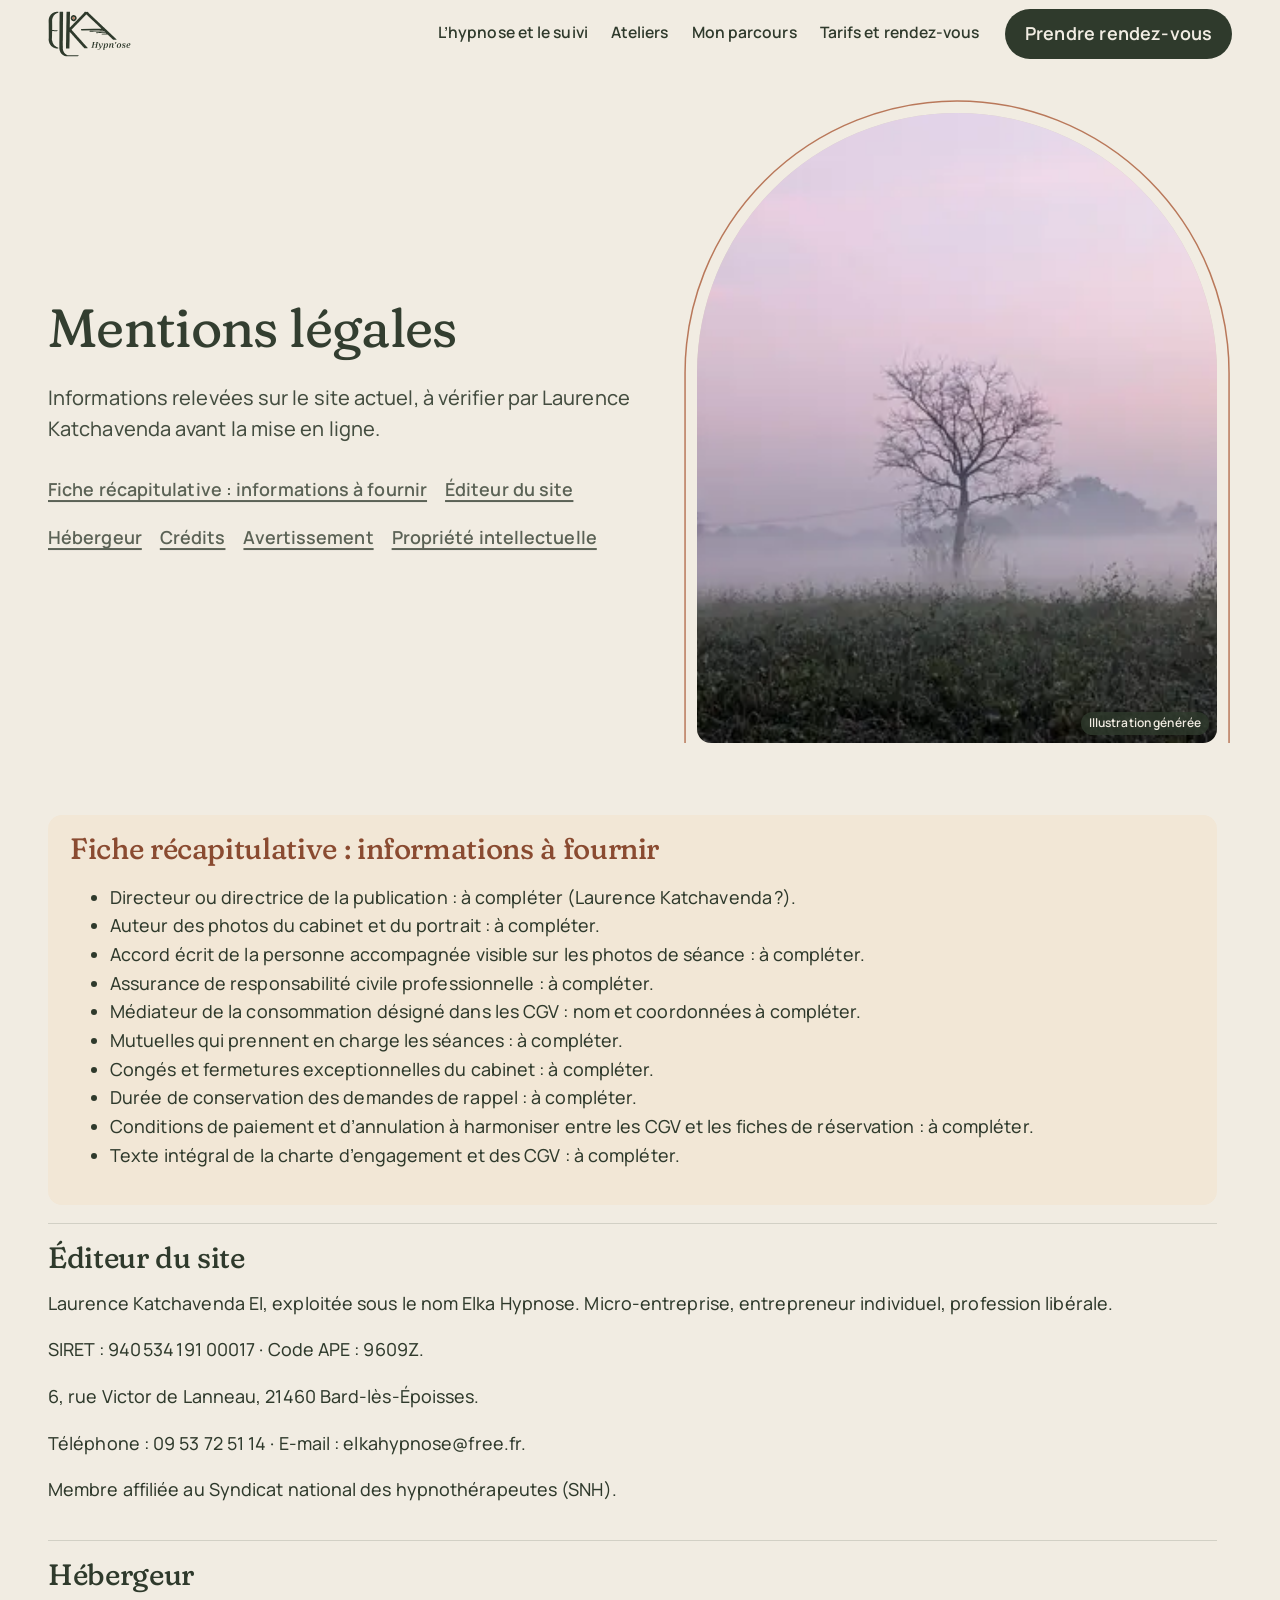
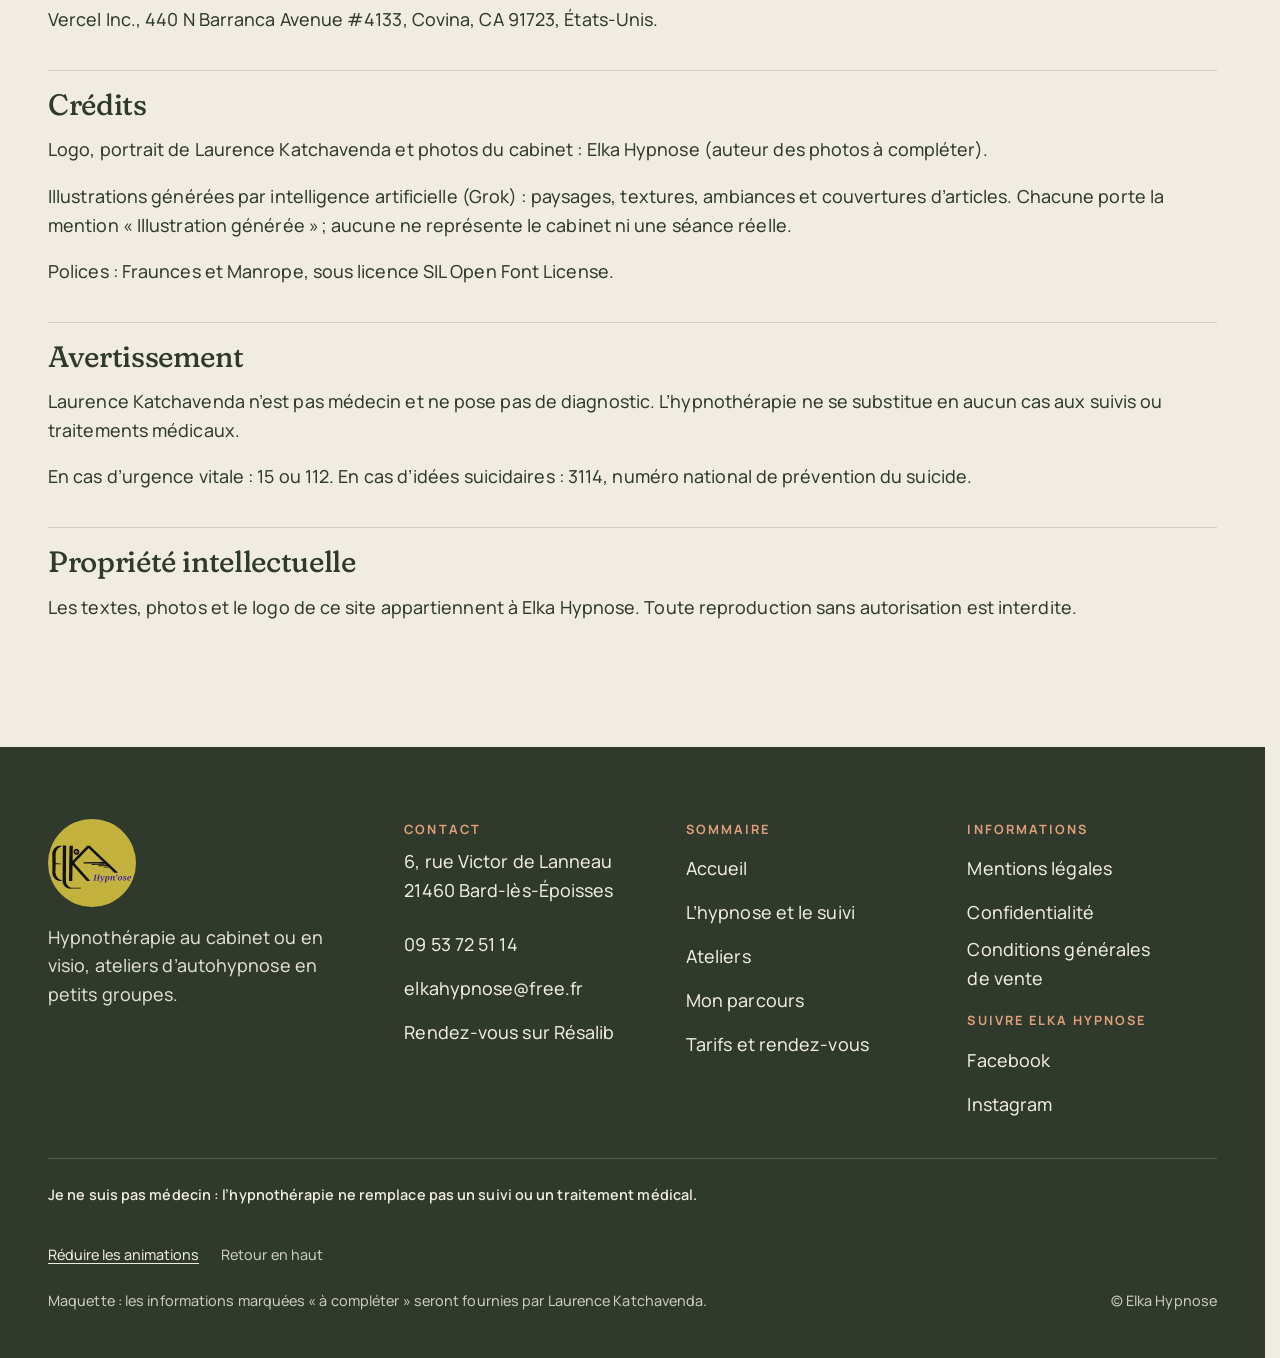
<file: mentions-legales.html>
<!doctype html>
<html lang="fr" data-v="2" data-gabarit="mentions-legales" data-curseur>
<head>
<meta charset="utf-8">
<meta name="viewport" content="width=device-width, initial-scale=1, viewport-fit=cover">
<title>Mentions légales : Elka Hypnose</title>
<meta name="description" content="Éditeur, hébergeur, crédits et informations à compléter du site Elka Hypnose.">
<meta name="robots" content="noindex, nofollow">
<link rel="canonical" href="https://elka-maquette.vercel.app/mentions-legales">
<style>:root{--fond:#F1ECE2;--texte:#2F3A2C;--voile-fond:#2F3A2C;--ouverture-fond:#F1ECE2;--menu-fond:#2F3A2C}:root { --entete-h: 72px; --barres-h: 0px; } html { background: var(--fond); color: var(--texte); scrollbar-gutter: stable; } body { margin: 0; background: var(--fond); } html.js:not(.calme):not(.secours):not([data-arrivee="retour"]) [data-anime] { opacity: 0; } html.js:not(.calme):not(.secours):not([data-arrivee="retour"]) [data-anime].vu { opacity: 1; } [data-voile] { position: fixed; inset: 0; z-index: 900; background: var(--voile-fond); transform: translateY(100%); visibility: hidden; pointer-events: none; } html[data-arrivee="voile"]:not(.voile-leve):not(.calme):not(.secours) [data-voile] { transform: none; visibility: visible; } html.calme [data-voile], html.secours [data-voile] { visibility: hidden !important; } .ouverture-panneau { position: fixed; inset: 0; z-index: 850; display: none; place-content: center; justify-items: center; background: var(--ouverture-fond, var(--voile-fond)); color: var(--fond); text-align: center; } html.js[data-arrivee="intro"]:not(.calme):not(.secours):not(.intro-finie) .ouverture-panneau { display: grid; } html.defilement-bloque, html.defilement-bloque body, html.js[data-arrivee="intro"]:not(.calme):not(.secours):not(.intro-finie), html.js[data-arrivee="intro"]:not(.calme):not(.secours):not(.intro-finie) body, html[data-arrivee="voile"]:not(.voile-leve):not(.calme):not(.secours), html[data-arrivee="voile"]:not(.voile-leve):not(.calme):not(.secours) body { overflow: hidden; } html.js[data-arrivee="intro"]:not(.calme):not(.secours):not(.intro-finie) { background-color: var(--ouverture-fond, var(--voile-fond)); } html[data-arrivee="voile"]:not(.voile-leve):not(.calme):not(.secours) { background-color: var(--voile-fond); }</style>
<script>(function () {
var d = document.documentElement, ss = null, ls = null;
try { ss = window.sessionStorage; ls = window.localStorage; } catch (e) {}
d.classList.add('js');
var calme = false;
try { calme = !!ls && ls.getItem('socle:calme') === 'oui'; } catch (e) {}
if (!calme && window.matchMedia && matchMedia('(prefers-reduced-motion: reduce)').matches) calme = true;
if (calme) d.classList.add('calme');
var nav = performance.getEntriesByType ? performance.getEntriesByType('navigation')[0] : null;
var type = nav ? nav.type : 'navigate';
var depart = null;
try { depart = JSON.parse(ss.getItem('socle:depart') || 'null'); ss.removeItem('socle:depart'); } catch (e) {}
if (depart && !(Date.now() - depart.t < 15000)) depart = null;
var retourSection = false;
try { retourSection = !!ss.getItem('socle:calme-retour'); } catch (e) {}
var mode = type === 'back_forward' || retourSection ? 'retour' : type === 'reload' ? 'intro' : depart ? 'voile' : 'intro';
d.setAttribute('data-arrivee', mode);
if (mode === 'voile' && depart.couleur) d.style.setProperty('--voile-fond', depart.couleur);
if (type === 'reload' && 'scrollRestoration' in history) {
if (!retourSection) history.scrollRestoration = 'manual';
}
try {
var choisie = ls && ls.getItem('socle:langue');
var langue = (d.lang || '').slice(0, 2);
if (choisie && choisie !== langue && type === 'navigate' && !depart) {
var alt = document.querySelector('link[rel="alternate"][hreflang="' + choisie + '"]');
if (alt) location.replace(new URL(alt.href).pathname + location.search + location.hash);
}
} catch (e) {}
setTimeout(function () { if (!d.classList.contains('demarre')) d.classList.add('secours'); }, 2000);
})();</script>
<link rel="preload" href="/assets/fonts/fraunces.woff2" as="font" type="font/woff2" crossorigin>
<link rel="preload" href="/assets/fonts/manrope.woff2" as="font" type="font/woff2" crossorigin>
<link rel="stylesheet" href="/assets/css/socle.css?v=2">
<link rel="stylesheet" href="/assets/css/site.css?v=2">
<link rel="modulepreload" href="/assets/js/site.js?v=2">
<link rel="modulepreload" href="/assets/js/socle/index.js?v=2">
<script src="/assets/vendor/gsap.min.js" defer></script>
<script src="/assets/vendor/ScrollTrigger.min.js" defer></script>
<script src="/assets/vendor/SplitText.min.js" defer></script>
<script type="module" src="/assets/js/site.js?v=2"></script>
<meta name="theme-color" content="#F1ECE2">
<link rel="icon" href="/assets/images/favicon.svg" type="image/svg+xml">
<link rel="apple-touch-icon" href="/assets/images/apple-touch-icon.png">
<meta property="og:type" content="website">
<meta property="og:site_name" content="Elka Hypnose">
<meta property="og:locale" content="fr_FR">
<meta property="og:title" content="Mentions légales : Elka Hypnose">
<meta property="og:description" content="Éditeur, hébergeur, crédits et informations à compléter du site Elka Hypnose.">
<meta property="og:url" content="https://elka-maquette.vercel.app/mentions-legales">
<meta property="og:image" content="https://elka-maquette.vercel.app/assets/partage/mentions-legales-fr.jpg">
<meta property="og:image:width" content="1200">
<meta property="og:image:height" content="630">
<meta property="og:image:alt" content="Arbre seul dans un champ brumeux à l’aube">
<meta name="twitter:card" content="summary_large_image">
<script type="application/ld+json">{"@context":"https://schema.org","@type":"LocalBusiness","name":"Elka Hypnose","description":"Séances d’hypnothérapie individuelles et personnalisées sur rendez-vous, au cabinet de Bard-lès-Époisses ou en visio, et ateliers d’initiation à l’autohypnose en petits groupes, en visio.","url":"https://elka-maquette.vercel.app/","image":"https://elka-maquette.vercel.app/assets/partage/accueil-fr.jpg","logo":"https://elka-maquette.vercel.app/assets/images/logo-pastille.svg","telephone":"+33953725114","email":"elkahypnose@free.fr","address":{"@type":"PostalAddress","streetAddress":"6, rue Victor de Lanneau","postalCode":"21460","addressLocality":"Bard-lès-Époisses","addressCountry":"FR"},"geo":{"@type":"GeoCoordinates","latitude":47.5322,"longitude":4.2167},"openingHoursSpecification":[{"@type":"OpeningHoursSpecification","dayOfWeek":["Monday","Tuesday","Wednesday","Thursday","Friday"],"opens":"09:00","closes":"12:00"},{"@type":"OpeningHoursSpecification","dayOfWeek":["Monday","Tuesday","Wednesday","Thursday","Friday"],"opens":"13:30","closes":"19:00"},{"@type":"OpeningHoursSpecification","dayOfWeek":"Saturday","opens":"09:00","closes":"12:00"}],"founder":{"@type":"Person","name":"Laurence Katchavenda","jobTitle":"Hypnothérapeute"},"sameAs":["https://www.resalib.fr/praticien/106137-laurence-katchavenda-ei-elkahypnose-praticien-en-hypnose-bard-les-epoisses","https://www.facebook.com/profile.php?id=61572601529462","https://instagram.com/elkahypnose/"]}</script>
</head>
<body id="haut" class="page-mentions-legales">
<div data-voile aria-hidden="true"><div class="voile-contenu">
  <svg class="voile-arche" viewBox="0 0 120 170" aria-hidden="true"><path d="M2 170 V60 A58 58 0 0 1 118 60 V170" /></svg>
  <img src="/assets/images/logo-clair.svg" alt="" width="108" height="60">
  <span data-voile-libelle>Mentions légales</span>
</div></div>
<div class="ouverture-panneau" data-ouverture aria-hidden="true">
  <div class="seuil-arche" data-seuil-arche>
    <div class="seuil-vue" data-seuil-vue>
      <figure class="media seuil-media" data-grok style="--cadrage:50% 62%;--cadrage-mobile:62% 55%">
  <picture><source media="(max-width: 760px) and (orientation: portrait)" srcset="/assets/images/grok/legal-mobile-640.webp 640w, /assets/images/grok/legal-mobile-941.webp 941w" sizes="(max-width: 760px) 92vw, 600px">
    <img src="/assets/images/grok/legal-1280.webp" srcset="/assets/images/grok/legal-640.webp 640w, /assets/images/grok/legal-1280.webp 1280w, /assets/images/grok/legal-1568.webp 1568w" sizes="(max-width: 760px) 92vw, 600px" alt="" width="1280" height="720" fetchpriority="high" loading="eager" decoding="async">
  </picture><figcaption class="mention-ia">Illustration générée</figcaption>
</figure>
      <div class="seuil-brume" data-seuil-brume></div>
    </div>
    <div class="seuil-battants" data-seuil-battants><span class="seuil-battant seuil-battant--g"></span><span class="seuil-battant seuil-battant--d"></span><span class="seuil-lueur" data-seuil-lueur></span></div>
    <svg class="seuil-cadre" data-seuil-cadre><path /></svg>
  </div>
  <p class="ouverture-ligne">Hypnose · Bard-lès-Époisses</p>
</div>
<a class="evitement" href="#contenu">Aller au contenu</a>
<header data-entete>
  <div class="entete-rangee">
    <a class="entete-logo" href="/" aria-label="Elka Hypn’ose, retour à l’accueil" data-libelle="Accueil">
      <img src="/assets/images/logo.svg" alt="" width="90" height="50">
    </a>
    <nav data-nav aria-label="Navigation principale">
      <ul><li><a href="/hypnose-et-suivi" class="lien-trace" data-libelle="L’hypnose et le suivi">L’hypnose et le suivi</a></li><li><a href="/ateliers" class="lien-trace" data-libelle="Ateliers">Ateliers</a></li><li><a href="/mon-parcours" class="lien-trace" data-libelle="Mon parcours">Mon parcours</a></li><li><a href="/tarifs-et-rendez-vous" class="lien-trace" data-libelle="Tarifs et rendez-vous">Tarifs et rendez-vous</a></li></ul>
    </nav>
    <div class="entete-actions">
      <a class="bouton bouton--entete" href="/tarifs-et-rendez-vous#rendez-vous" data-libelle="Tarifs et rendez-vous" data-magnetique>Prendre rendez-vous</a>
      <button type="button" data-menu-bouton aria-controls="menu" aria-expanded="false" data-libelle-ouvrir="Menu" data-libelle-fermer="Fermer"><span class="menu-icone" aria-hidden="true"></span><span data-libelle-bouton>Menu</span></button>
    </div>
  </div>
</header>
<div id="menu" data-menu role="dialog" aria-modal="true" aria-label="Menu">
  <div class="menu-grille">
    <ul class="menu-liens"><li style="--i:0"><a href="/" class="menu-lien" data-libelle="Accueil">Accueil</a></li><li style="--i:1"><a href="/hypnose-et-suivi" class="menu-lien" data-libelle="L’hypnose et le suivi">L’hypnose et le suivi</a></li><li style="--i:2"><a href="/ateliers" class="menu-lien" data-libelle="Ateliers">Ateliers</a></li><li style="--i:3"><a href="/mon-parcours" class="menu-lien" data-libelle="Mon parcours">Mon parcours</a></li><li style="--i:4"><a href="/tarifs-et-rendez-vous" class="menu-lien" data-libelle="Tarifs et rendez-vous">Tarifs et rendez-vous</a></li></ul>
    <div class="menu-contact">
      <p class="menu-titre">Contact</p>
      <p><a class="bouton bouton--clair" href="tel:+33953725114">Appeler le 09 53 72 51 14</a></p>
      <p><a class="bouton bouton--contour-clair" href="/tarifs-et-rendez-vous#rendez-vous" data-libelle="Tarifs et rendez-vous">Prendre rendez-vous</a></p>
      <p class="menu-adresse">6, rue Victor de Lanneau<br><span class="insecable">21460 Bard-lès-Époisses</span></p>
      <p><button type="button" class="lien" data-calme-bascule data-libelle-reduire="Réduire les animations" data-libelle-retablir="Rétablir les animations" data-libelle-systeme="Animations réduites par le réglage de votre appareil"><span data-libelle-bouton>Réduire les animations</span></button></p>
    </div>
  </div>
</div>
<main id="contenu" tabindex="-1" data-sans-action>
<div data-barre-lecture aria-hidden="true"></div>
<section class="seuil seuil--court" id="debut">
  <div class="seuil-texte">
    <h1 class="seuil-titre seuil-titre--legal" data-superpose><span class="mot-masque"><span class="mot" data-anime="gsap">Mentions légales</span></span></h1>
    <p class="seuil-intro" data-anime="gsap">Informations relevées sur le site actuel, à vérifier par Laurence Katchavenda avant la mise en ligne.</p>
    <nav class="sommaire-legal" data-sommaire data-anime="gsap" aria-label="Sommaire"><ul><li><a href="#fiche">Fiche récapitulative : informations à fournir</a></li><li><a href="#editeur">Éditeur du site</a></li><li><a href="#hebergeur">Hébergeur</a></li><li><a href="#credits">Crédits</a></li><li><a href="#avertissement">Avertissement</a></li><li><a href="#propriete">Propriété intellectuelle</a></li></ul></nav>
  </div>
  <div class="arche seuil-arche-page" data-arche>
  <figure class="media arche-media" data-grok style="--cadrage:50% 62%;--cadrage-mobile:62% 55%">
  <picture><source media="(max-width: 760px) and (orientation: portrait)" srcset="/assets/images/grok/legal-mobile-640.webp 640w, /assets/images/grok/legal-mobile-941.webp 941w" sizes="(max-width: 760px) 92vw, 600px">
    <img src="/assets/images/grok/legal-1280.webp" srcset="/assets/images/grok/legal-640.webp 640w, /assets/images/grok/legal-1280.webp 1280w, /assets/images/grok/legal-1568.webp 1568w" sizes="(max-width: 760px) 92vw, 600px" alt="Arbre seul dans un champ brumeux, ciel rose de l’aube" width="1280" height="720" fetchpriority="high" loading="eager" decoding="async">
  </picture><figcaption class="mention-ia">Illustration générée</figcaption>
</figure>
  <canvas class="arche-brume" data-brume aria-hidden="true" data-audit-ignorer></canvas>
  <div class="arche-brume-css" aria-hidden="true"></div>
  <svg class="arche-cadre" aria-hidden="true" data-audit-ignorer><path data-cadre /></svg>
</div>
</section>
<div class="texte-long conteneur" data-sans-visuel>
  <section id="fiche" data-sans-visuel class="bloc-a-completer">
    <h2>Fiche récapitulative : informations à fournir</h2>
    <ul><li>Directeur ou directrice de la publication : à compléter (Laurence Katchavenda ?).</li><li>Auteur des photos du cabinet et du portrait : à compléter.</li><li>Accord écrit de la personne accompagnée visible sur les photos de séance : à compléter.</li><li>Assurance de responsabilité civile professionnelle : à compléter.</li><li>Médiateur de la consommation désigné dans les CGV : nom et coordonnées à compléter.</li><li>Mutuelles qui prennent en charge les séances : à compléter.</li><li>Congés et fermetures exceptionnelles du cabinet : à compléter.</li><li>Durée de conservation des demandes de rappel : à compléter.</li><li>Conditions de paiement et d’annulation à harmoniser entre les CGV et les fiches de réservation : à compléter.</li><li>Texte intégral de la charte d’engagement et des CGV : à compléter.</li></ul>
  </section><section id="editeur" data-sans-visuel>
    <h2>Éditeur du site</h2>
    <p>Laurence Katchavenda EI, exploitée sous le nom Elka Hypnose. Micro-entreprise, entrepreneur individuel, profession libérale.</p><p>SIRET : 940 534 191 00017 · Code APE : 9609Z.</p><p>6, rue Victor de Lanneau, 21460 Bard-lès-Époisses.</p><p>Téléphone : 09 53 72 51 14 · E-mail : elkahypnose@free.fr.</p><p>Membre affiliée au Syndicat national des hypnothérapeutes (SNH).</p>
  </section><section id="hebergeur" data-sans-visuel>
    <h2>Hébergeur</h2>
    <p>Vercel Inc., 440 N Barranca Avenue #4133, Covina, CA 91723, États-Unis.</p>
  </section><section id="credits" data-sans-visuel>
    <h2>Crédits</h2>
    <p>Logo, portrait de Laurence Katchavenda et photos du cabinet : Elka Hypnose (auteur des photos à compléter).</p><p>Illustrations générées par intelligence artificielle (Grok) : paysages, textures, ambiances et couvertures d’articles. Chacune porte la mention « Illustration générée » ; aucune ne représente le cabinet ni une séance réelle.</p><p>Polices : Fraunces et Manrope, sous licence SIL Open Font License.</p>
  </section><section id="avertissement" data-sans-visuel>
    <h2>Avertissement</h2>
    <p>Laurence Katchavenda n’est pas médecin et ne pose pas de diagnostic. L’hypnothérapie ne se substitue en aucun cas aux suivis ou traitements médicaux.</p><p>En cas d’urgence vitale : 15 ou 112. En cas d’idées suicidaires : 3114, numéro national de prévention du suicide.</p>
  </section><section id="propriete" data-sans-visuel>
    <h2>Propriété intellectuelle</h2>
    <p>Les textes, photos et le logo de ce site appartiennent à Elka Hypnose. Toute reproduction sans autorisation est interdite.</p>
  </section>
</div>
</main>
<footer class="pied" id="pied">
  <div class="conteneur pied-grille">
    <div class="pied-marque">
      <img src="/assets/images/logo-pastille.svg" alt="" width="88" height="88" loading="lazy">
      <p>Hypnothérapie au cabinet ou en visio, ateliers d’autohypnose en petits groupes.</p>
    </div>
    <div>
      <p class="pied-titre">Contact</p>
      <p>6, rue Victor de Lanneau<br><span class="insecable">21460 Bard-lès-Époisses</span></p>
      <ul><li><a href="tel:+33953725114">09 53 72 51 14</a></li><li><a href="mailto:elkahypnose@free.fr">elkahypnose@free.fr</a></li><li><a href="https://www.resalib.fr/praticien/106137-laurence-katchavenda-ei-elkahypnose-praticien-en-hypnose-bard-les-epoisses" target="_blank" rel="noopener">Rendez-vous sur Résalib<span class="visuellement-cache"> (nouvel onglet)</span></a></li></ul>
    </div>
    <nav aria-label="Sommaire">
      <p class="pied-titre">Sommaire</p>
      <ul><li><a href="/" data-libelle="Accueil">Accueil</a></li><li><a href="/hypnose-et-suivi" data-libelle="L’hypnose et le suivi">L’hypnose et le suivi</a></li><li><a href="/ateliers" data-libelle="Ateliers">Ateliers</a></li><li><a href="/mon-parcours" data-libelle="Mon parcours">Mon parcours</a></li><li><a href="/tarifs-et-rendez-vous" data-libelle="Tarifs et rendez-vous">Tarifs et rendez-vous</a></li></ul>
    </nav>
    <div>
      <p class="pied-titre">Informations</p>
      <ul><li><a href="/mentions-legales" data-libelle="Mentions légales" aria-current="page">Mentions légales</a></li><li><a href="/confidentialite" data-libelle="Confidentialité">Confidentialité</a></li><li><a href="/conditions-generales-de-vente" data-libelle="Conditions générales de vente">Conditions générales de vente</a></li></ul>
      <p class="pied-titre pied-titre--suite">Suivre Elka Hypnose</p>
      <ul><li><a href="https://www.facebook.com/profile.php?id=61572601529462" target="_blank" rel="noopener">Facebook<span class="visuellement-cache"> (nouvel onglet)</span></a></li><li><a href="https://instagram.com/elkahypnose/" target="_blank" rel="noopener">Instagram<span class="visuellement-cache"> (nouvel onglet)</span></a></li></ul>
    </div>
  </div>
  <div class="conteneur pied-bas">
    <p class="pied-avertissement">Je ne suis pas médecin : l’hypnothérapie ne remplace pas un suivi ou un traitement médical.</p>
    <ul class="pied-confort">
      <li><button type="button" class="lien" data-calme-bascule data-libelle-reduire="Réduire les animations" data-libelle-retablir="Rétablir les animations" data-libelle-systeme="Animations réduites par le réglage de votre appareil"><span data-libelle-bouton>Réduire les animations</span></button></li>
      <li><a href="#haut" data-sans-transition>Retour en haut</a></li>
    </ul>
    <p>Maquette : les informations marquées « à compléter » seront fournies par Laurence Katchavenda.</p>
    <p>© Elka Hypnose</p>
  </div>
</footer>
<div data-barre-fixe>
  <a class="bouton bouton--contour" href="tel:+33953725114">Appeler</a>
  <a class="bouton" href="/tarifs-et-rendez-vous#rendez-vous" data-libelle="Tarifs et rendez-vous">Rendez-vous</a>
</div>
</body>
</html>
</file>
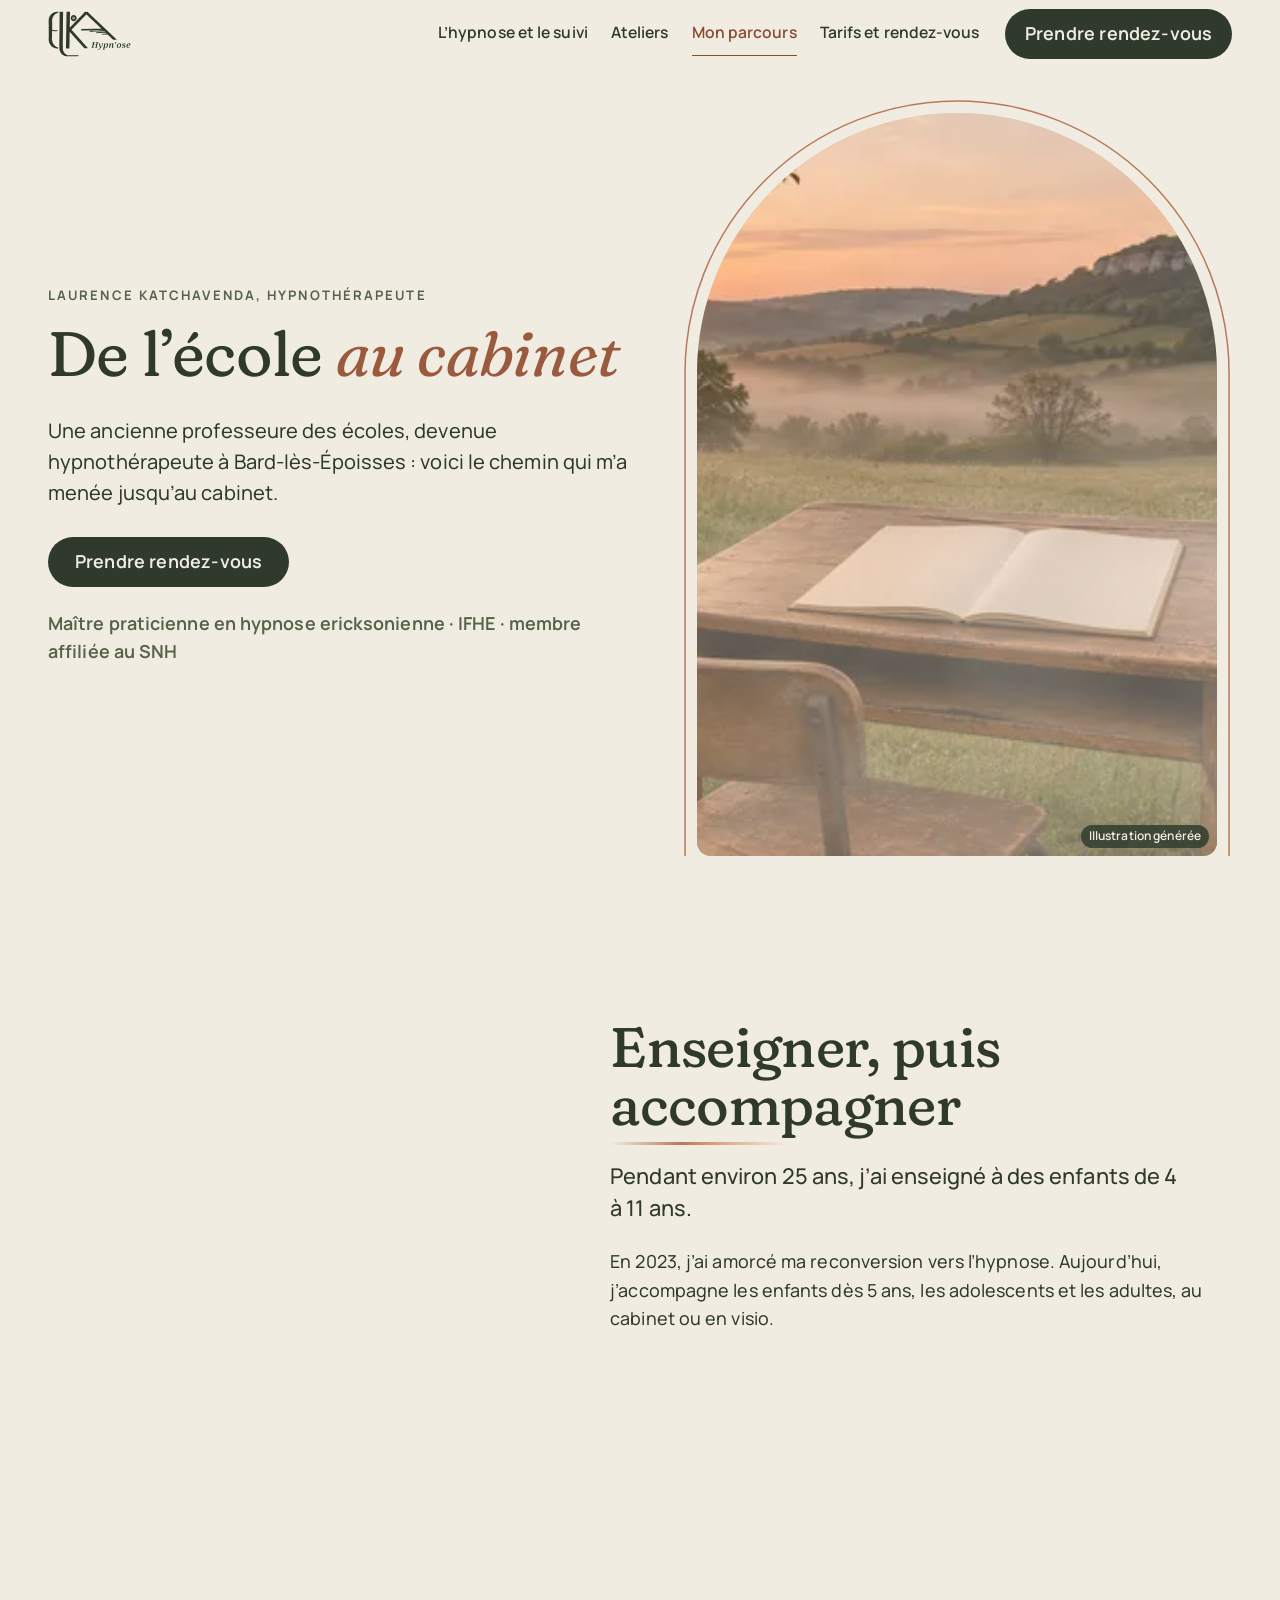
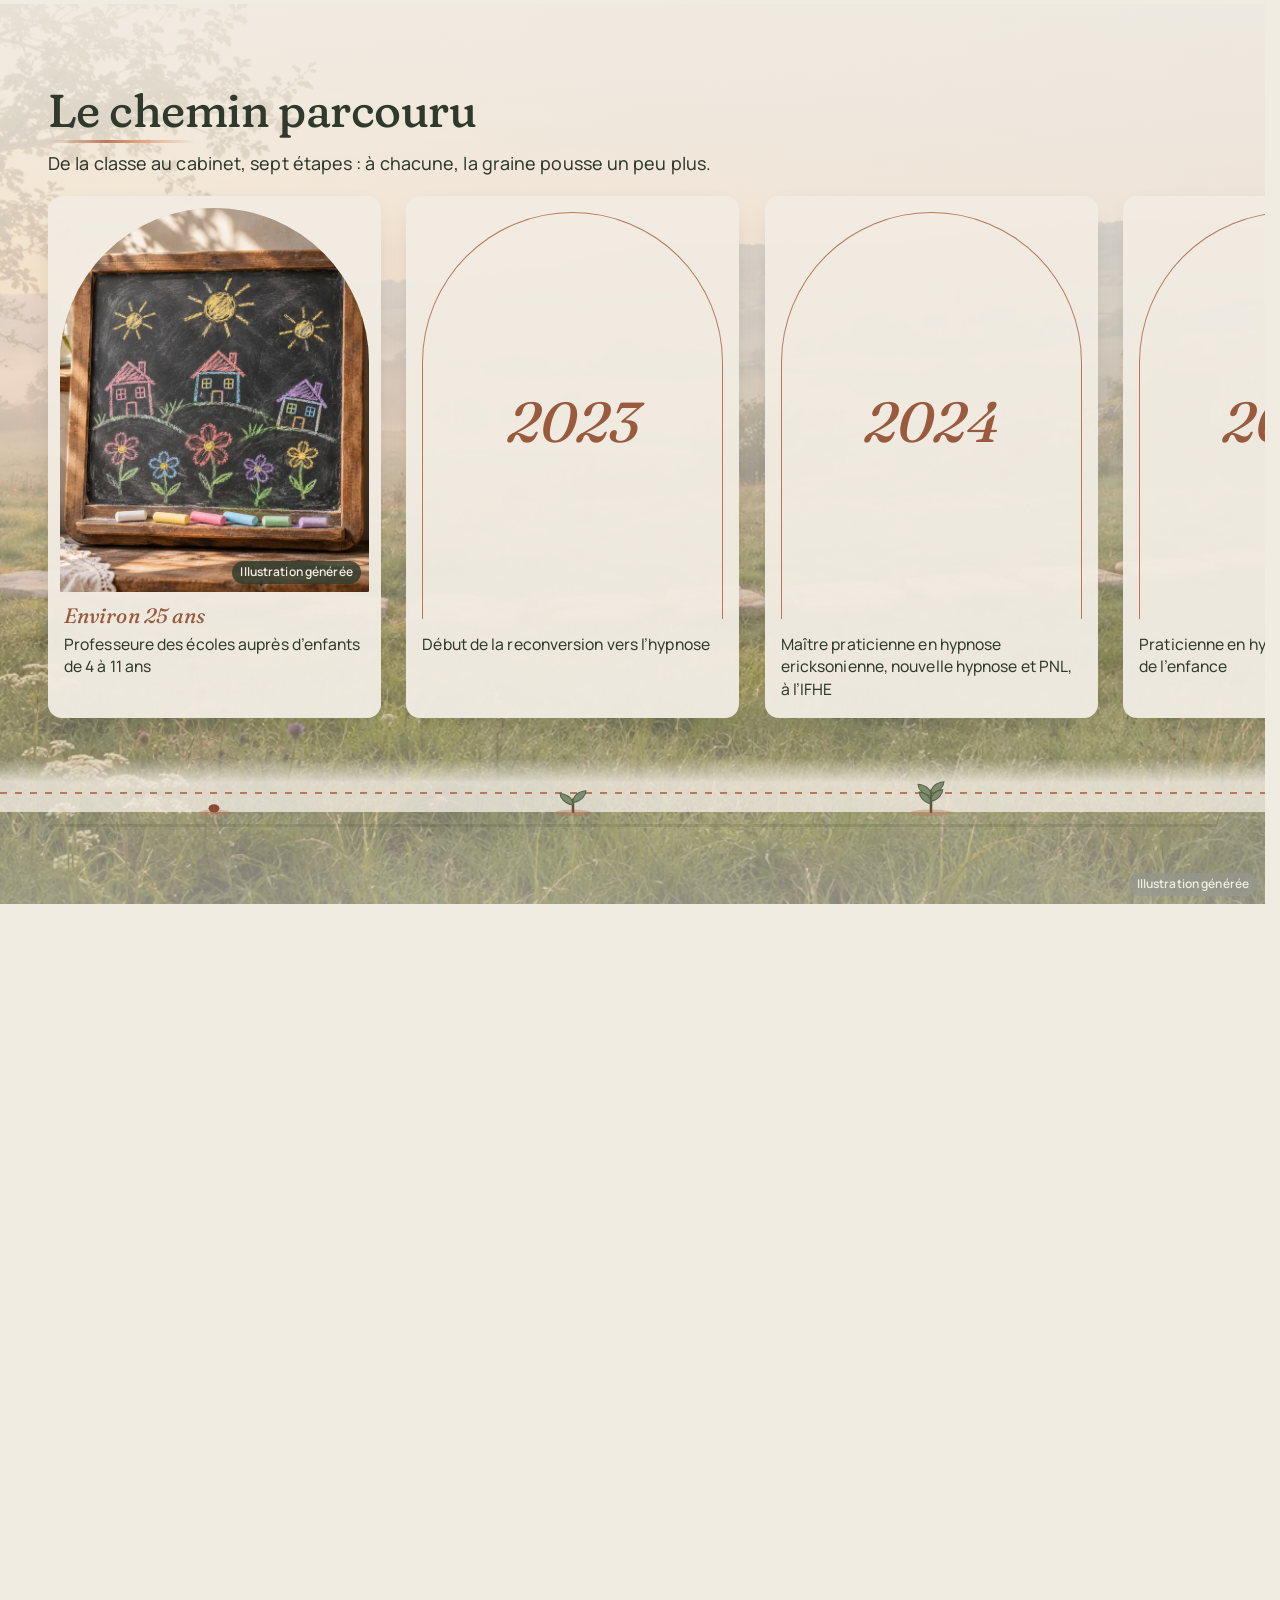
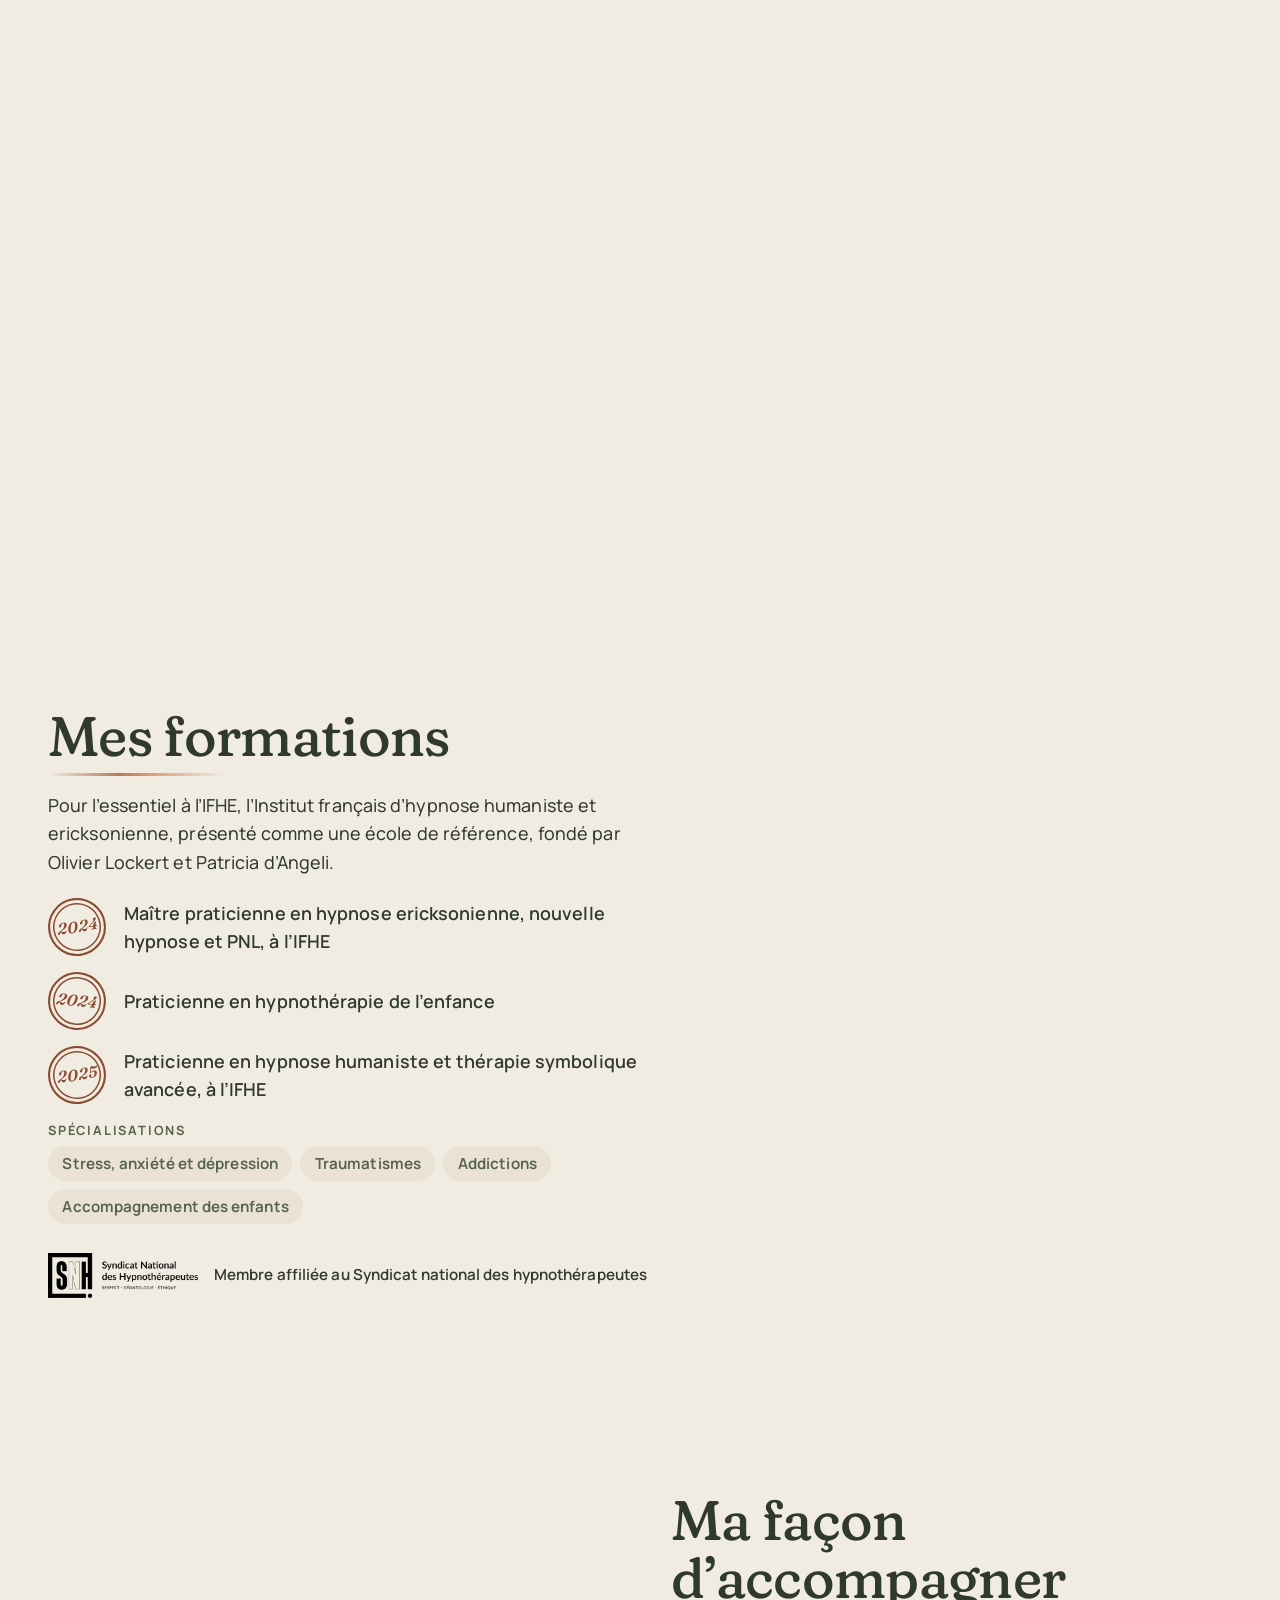
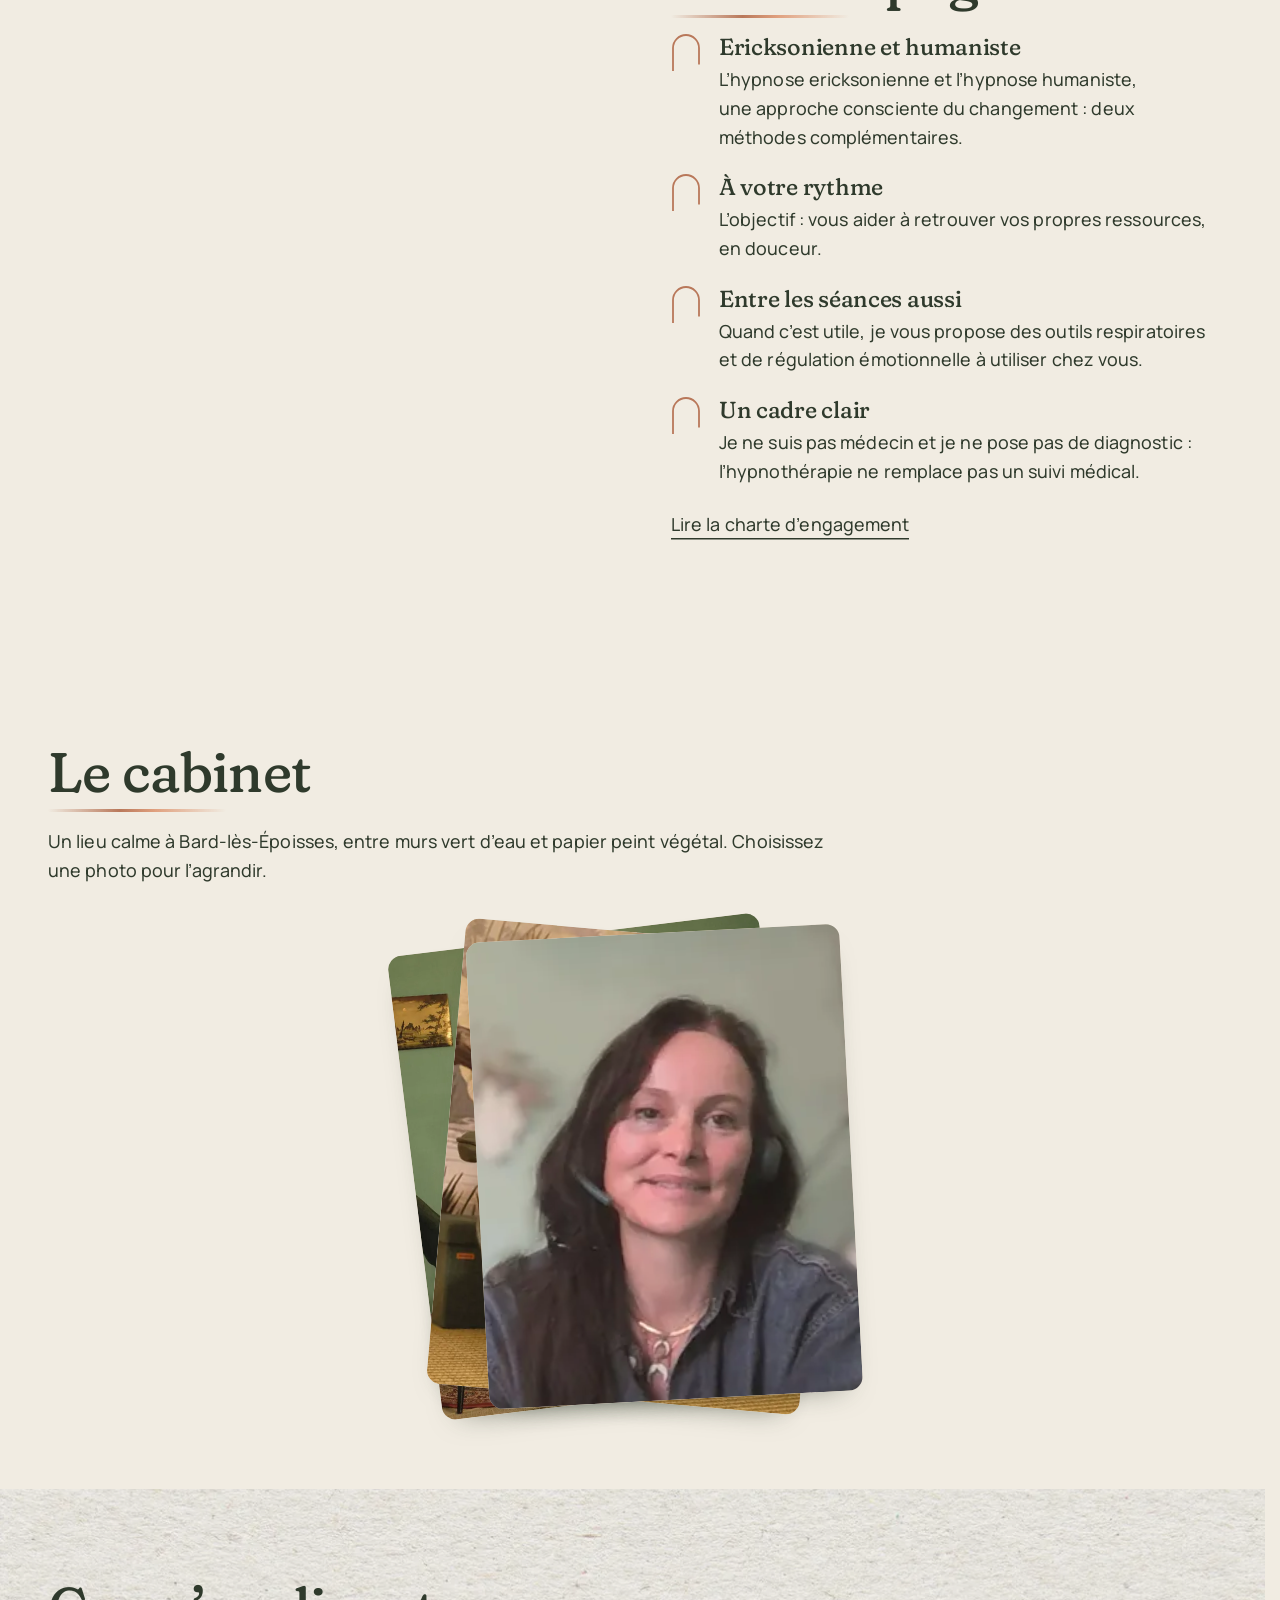
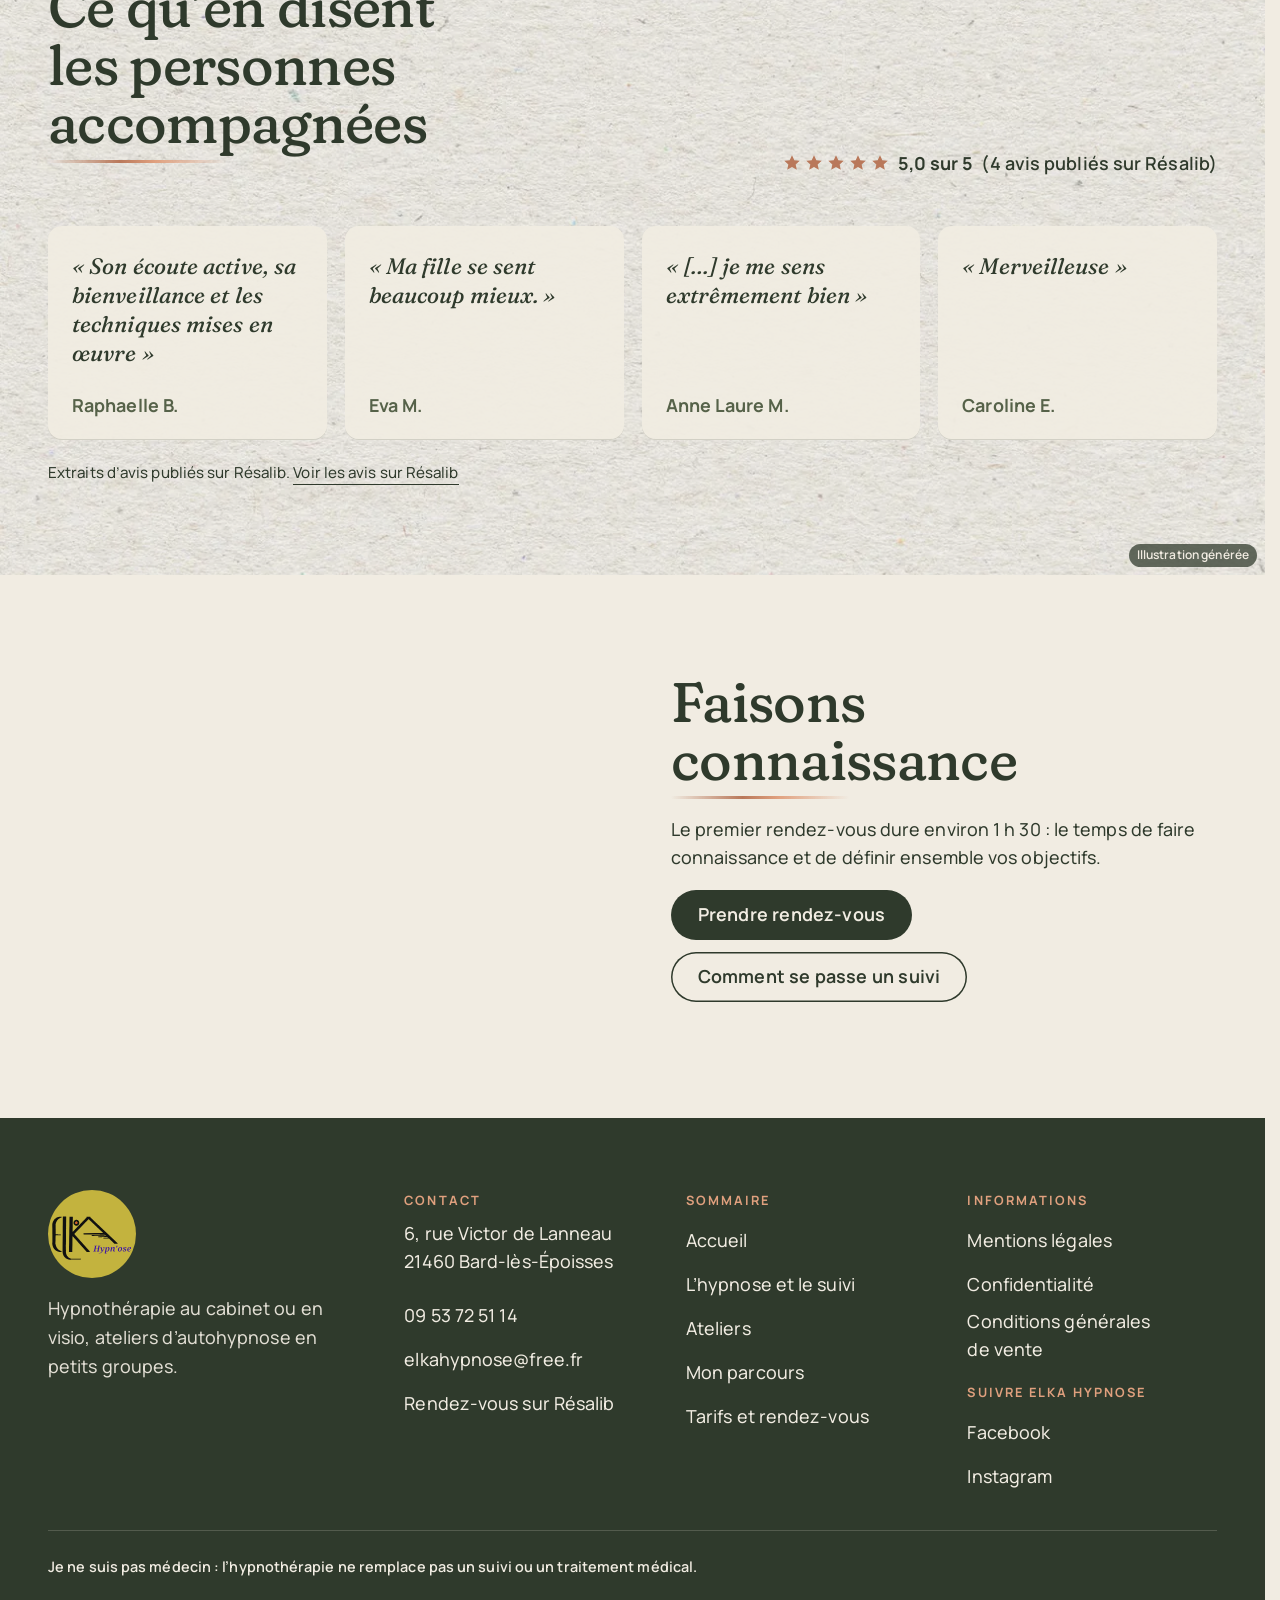
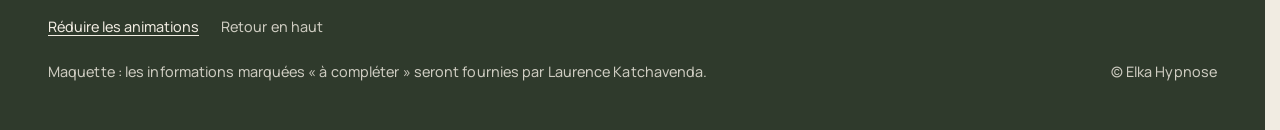
<file: mon-parcours.html>
<!doctype html>
<html lang="fr" data-v="2" data-gabarit="parcours" data-curseur>
<head>
<meta charset="utf-8">
<meta name="viewport" content="width=device-width, initial-scale=1, viewport-fit=cover">
<title>Mon parcours : Laurence Katchavenda, Elka Hypnose</title>
<meta name="description" content="Le parcours de Laurence Katchavenda : environ 25 ans professeure des écoles, puis formée à l’hypnose ericksonienne et humaniste à l’IFHE, membre affiliée au SNH. Son approche et son cabinet à Bard-lès-Époisses.">
<meta name="robots" content="noindex, nofollow">
<link rel="canonical" href="https://elka-maquette.vercel.app/mon-parcours">
<style>:root{--fond:#F1ECE2;--texte:#2F3A2C;--voile-fond:#2F3A2C;--ouverture-fond:#F1ECE2;--menu-fond:#2F3A2C}:root { --entete-h: 72px; --barres-h: 0px; } html { background: var(--fond); color: var(--texte); scrollbar-gutter: stable; } body { margin: 0; background: var(--fond); } html.js:not(.calme):not(.secours):not([data-arrivee="retour"]) [data-anime] { opacity: 0; } html.js:not(.calme):not(.secours):not([data-arrivee="retour"]) [data-anime].vu { opacity: 1; } [data-voile] { position: fixed; inset: 0; z-index: 900; background: var(--voile-fond); transform: translateY(100%); visibility: hidden; pointer-events: none; } html[data-arrivee="voile"]:not(.voile-leve):not(.calme):not(.secours) [data-voile] { transform: none; visibility: visible; } html.calme [data-voile], html.secours [data-voile] { visibility: hidden !important; } .ouverture-panneau { position: fixed; inset: 0; z-index: 850; display: none; place-content: center; justify-items: center; background: var(--ouverture-fond, var(--voile-fond)); color: var(--fond); text-align: center; } html.js[data-arrivee="intro"]:not(.calme):not(.secours):not(.intro-finie) .ouverture-panneau { display: grid; } html.defilement-bloque, html.defilement-bloque body, html.js[data-arrivee="intro"]:not(.calme):not(.secours):not(.intro-finie), html.js[data-arrivee="intro"]:not(.calme):not(.secours):not(.intro-finie) body, html[data-arrivee="voile"]:not(.voile-leve):not(.calme):not(.secours), html[data-arrivee="voile"]:not(.voile-leve):not(.calme):not(.secours) body { overflow: hidden; } html.js[data-arrivee="intro"]:not(.calme):not(.secours):not(.intro-finie) { background-color: var(--ouverture-fond, var(--voile-fond)); } html[data-arrivee="voile"]:not(.voile-leve):not(.calme):not(.secours) { background-color: var(--voile-fond); }</style>
<script>(function () {
var d = document.documentElement, ss = null, ls = null;
try { ss = window.sessionStorage; ls = window.localStorage; } catch (e) {}
d.classList.add('js');
var calme = false;
try { calme = !!ls && ls.getItem('socle:calme') === 'oui'; } catch (e) {}
if (!calme && window.matchMedia && matchMedia('(prefers-reduced-motion: reduce)').matches) calme = true;
if (calme) d.classList.add('calme');
var nav = performance.getEntriesByType ? performance.getEntriesByType('navigation')[0] : null;
var type = nav ? nav.type : 'navigate';
var depart = null;
try { depart = JSON.parse(ss.getItem('socle:depart') || 'null'); ss.removeItem('socle:depart'); } catch (e) {}
if (depart && !(Date.now() - depart.t < 15000)) depart = null;
var retourSection = false;
try { retourSection = !!ss.getItem('socle:calme-retour'); } catch (e) {}
var mode = type === 'back_forward' || retourSection ? 'retour' : type === 'reload' ? 'intro' : depart ? 'voile' : 'intro';
d.setAttribute('data-arrivee', mode);
if (mode === 'voile' && depart.couleur) d.style.setProperty('--voile-fond', depart.couleur);
if (type === 'reload' && 'scrollRestoration' in history) {
if (!retourSection) history.scrollRestoration = 'manual';
}
try {
var choisie = ls && ls.getItem('socle:langue');
var langue = (d.lang || '').slice(0, 2);
if (choisie && choisie !== langue && type === 'navigate' && !depart) {
var alt = document.querySelector('link[rel="alternate"][hreflang="' + choisie + '"]');
if (alt) location.replace(new URL(alt.href).pathname + location.search + location.hash);
}
} catch (e) {}
setTimeout(function () { if (!d.classList.contains('demarre')) d.classList.add('secours'); }, 2000);
})();</script>
<link rel="preload" href="/assets/fonts/fraunces.woff2" as="font" type="font/woff2" crossorigin>
<link rel="preload" href="/assets/fonts/manrope.woff2" as="font" type="font/woff2" crossorigin>
<link rel="stylesheet" href="/assets/css/socle.css?v=2">
<link rel="stylesheet" href="/assets/css/site.css?v=2">
<link rel="modulepreload" href="/assets/js/site.js?v=2">
<link rel="modulepreload" href="/assets/js/socle/index.js?v=2">
<script src="/assets/vendor/gsap.min.js" defer></script>
<script src="/assets/vendor/ScrollTrigger.min.js" defer></script>
<script src="/assets/vendor/SplitText.min.js" defer></script>
<script type="module" src="/assets/js/site.js?v=2"></script>
<meta name="theme-color" content="#F1ECE2">
<link rel="icon" href="/assets/images/favicon.svg" type="image/svg+xml">
<link rel="apple-touch-icon" href="/assets/images/apple-touch-icon.png">
<meta property="og:type" content="website">
<meta property="og:site_name" content="Elka Hypnose">
<meta property="og:locale" content="fr_FR">
<meta property="og:title" content="Mon parcours : Laurence Katchavenda, Elka Hypnose">
<meta property="og:description" content="Le parcours de Laurence Katchavenda : environ 25 ans professeure des écoles, puis formée à l’hypnose ericksonienne et humaniste à l’IFHE, membre affiliée au SNH. Son approche et son cabinet à Bard-lès-Époisses.">
<meta property="og:url" content="https://elka-maquette.vercel.app/mon-parcours">
<meta property="og:image" content="https://elka-maquette.vercel.app/assets/partage/parcours-fr.jpg">
<meta property="og:image:width" content="1200">
<meta property="og:image:height" content="630">
<meta property="og:image:alt" content="Pupitre d’écolier dans un pré au petit matin, vu à travers une arche">
<meta name="twitter:card" content="summary_large_image">
<script type="application/ld+json">{"@context":"https://schema.org","@type":"LocalBusiness","name":"Elka Hypnose","description":"Séances d’hypnothérapie individuelles et personnalisées sur rendez-vous, au cabinet de Bard-lès-Époisses ou en visio, et ateliers d’initiation à l’autohypnose en petits groupes, en visio.","url":"https://elka-maquette.vercel.app/","image":"https://elka-maquette.vercel.app/assets/partage/accueil-fr.jpg","logo":"https://elka-maquette.vercel.app/assets/images/logo-pastille.svg","telephone":"+33953725114","email":"elkahypnose@free.fr","address":{"@type":"PostalAddress","streetAddress":"6, rue Victor de Lanneau","postalCode":"21460","addressLocality":"Bard-lès-Époisses","addressCountry":"FR"},"geo":{"@type":"GeoCoordinates","latitude":47.5322,"longitude":4.2167},"openingHoursSpecification":[{"@type":"OpeningHoursSpecification","dayOfWeek":["Monday","Tuesday","Wednesday","Thursday","Friday"],"opens":"09:00","closes":"12:00"},{"@type":"OpeningHoursSpecification","dayOfWeek":["Monday","Tuesday","Wednesday","Thursday","Friday"],"opens":"13:30","closes":"19:00"},{"@type":"OpeningHoursSpecification","dayOfWeek":"Saturday","opens":"09:00","closes":"12:00"}],"founder":{"@type":"Person","name":"Laurence Katchavenda","jobTitle":"Hypnothérapeute"},"sameAs":["https://www.resalib.fr/praticien/106137-laurence-katchavenda-ei-elkahypnose-praticien-en-hypnose-bard-les-epoisses","https://www.facebook.com/profile.php?id=61572601529462","https://instagram.com/elkahypnose/"]}</script>
</head>
<body id="haut" class="page-parcours">
<div data-voile aria-hidden="true"><div class="voile-contenu">
  <svg class="voile-arche" viewBox="0 0 120 170" aria-hidden="true"><path d="M2 170 V60 A58 58 0 0 1 118 60 V170" /></svg>
  <img src="/assets/images/logo-clair.svg" alt="" width="108" height="60">
  <span data-voile-libelle>Mon parcours</span>
</div></div>
<div class="ouverture-panneau" data-ouverture aria-hidden="true">
  <div class="seuil-arche" data-seuil-arche>
    <div class="seuil-vue" data-seuil-vue>
      <figure class="media seuil-media" data-grok style="--cadrage:57% 62%;--cadrage-mobile:50% 60%">
  <picture><source media="(max-width: 760px) and (orientation: portrait)" srcset="/assets/images/grok/parcours-ouverture-mobile-640.webp 640w, /assets/images/grok/parcours-ouverture-mobile-941.webp 941w" sizes="(max-width: 760px) 92vw, 600px">
    <img src="/assets/images/grok/parcours-ouverture-1280.webp" srcset="/assets/images/grok/parcours-ouverture-640.webp 640w, /assets/images/grok/parcours-ouverture-1280.webp 1280w, /assets/images/grok/parcours-ouverture-1672.webp 1672w" sizes="(max-width: 760px) 92vw, 600px" alt="" width="1280" height="720" fetchpriority="high" loading="eager" decoding="async">
  </picture><figcaption class="mention-ia">Illustration générée</figcaption>
</figure>
      <div class="seuil-brume" data-seuil-brume></div>
    </div>
    <div class="seuil-battants" data-seuil-battants><span class="seuil-battant seuil-battant--g"></span><span class="seuil-battant seuil-battant--d"></span><span class="seuil-lueur" data-seuil-lueur></span></div>
    <svg class="seuil-cadre" data-seuil-cadre><path /></svg>
  </div>
  <p class="ouverture-ligne">Hypnose · Bard-lès-Époisses</p>
</div>
<a class="evitement" href="#contenu">Aller au contenu</a>
<header data-entete>
  <div class="entete-rangee">
    <a class="entete-logo" href="/" aria-label="Elka Hypn’ose, retour à l’accueil" data-libelle="Accueil">
      <img src="/assets/images/logo.svg" alt="" width="90" height="50">
    </a>
    <nav data-nav aria-label="Navigation principale">
      <ul><li><a href="/hypnose-et-suivi" class="lien-trace" data-libelle="L’hypnose et le suivi">L’hypnose et le suivi</a></li><li><a href="/ateliers" class="lien-trace" data-libelle="Ateliers">Ateliers</a></li><li><a href="/mon-parcours" class="lien-trace" data-libelle="Mon parcours" aria-current="page">Mon parcours</a></li><li><a href="/tarifs-et-rendez-vous" class="lien-trace" data-libelle="Tarifs et rendez-vous">Tarifs et rendez-vous</a></li></ul>
    </nav>
    <div class="entete-actions">
      <a class="bouton bouton--entete" href="/tarifs-et-rendez-vous#rendez-vous" data-libelle="Tarifs et rendez-vous" data-magnetique>Prendre rendez-vous</a>
      <button type="button" data-menu-bouton aria-controls="menu" aria-expanded="false" data-libelle-ouvrir="Menu" data-libelle-fermer="Fermer"><span class="menu-icone" aria-hidden="true"></span><span data-libelle-bouton>Menu</span></button>
    </div>
  </div>
</header>
<div id="menu" data-menu role="dialog" aria-modal="true" aria-label="Menu">
  <div class="menu-grille">
    <ul class="menu-liens"><li style="--i:0"><a href="/" class="menu-lien" data-libelle="Accueil">Accueil</a></li><li style="--i:1"><a href="/hypnose-et-suivi" class="menu-lien" data-libelle="L’hypnose et le suivi">L’hypnose et le suivi</a></li><li style="--i:2"><a href="/ateliers" class="menu-lien" data-libelle="Ateliers">Ateliers</a></li><li style="--i:3"><a href="/mon-parcours" class="menu-lien" data-libelle="Mon parcours" aria-current="page">Mon parcours</a></li><li style="--i:4"><a href="/tarifs-et-rendez-vous" class="menu-lien" data-libelle="Tarifs et rendez-vous">Tarifs et rendez-vous</a></li></ul>
    <div class="menu-contact">
      <p class="menu-titre">Contact</p>
      <p><a class="bouton bouton--clair" href="tel:+33953725114">Appeler le 09 53 72 51 14</a></p>
      <p><a class="bouton bouton--contour-clair" href="/tarifs-et-rendez-vous#rendez-vous" data-libelle="Tarifs et rendez-vous">Prendre rendez-vous</a></p>
      <p class="menu-adresse">6, rue Victor de Lanneau<br><span class="insecable">21460 Bard-lès-Époisses</span></p>
      <p><button type="button" class="lien" data-calme-bascule data-libelle-reduire="Réduire les animations" data-libelle-retablir="Rétablir les animations" data-libelle-systeme="Animations réduites par le réglage de votre appareil"><span data-libelle-bouton>Réduire les animations</span></button></p>
    </div>
  </div>
</div>
<main id="contenu" tabindex="-1">
<section class="seuil ecran" id="debut">
  <div class="seuil-texte">
    <p class="surtitre" data-anime="gsap">Laurence Katchavenda, hypnothérapeute</p>
    <h1 class="seuil-titre seuil-titre--page" data-superpose><span class="mot-masque"><span class="mot" data-anime="gsap">De</span></span> <span class="mot-masque"><span class="mot" data-anime="gsap">l’école</span></span> <span class="mot-masque mot-masque--cle"><em class="mot mot--cle" data-anime="gsap">au cabinet</em></span></h1>
    <p class="seuil-intro" data-anime="gsap">Une ancienne professeure des écoles, devenue hypnothérapeute à Bard-lès-Époisses : voici le chemin qui m’a menée jusqu’au cabinet.</p>
    <p class="seuil-actions" data-anime="gsap">
      <a href="/tarifs-et-rendez-vous#rendez-vous" class="bouton" data-libelle="Tarifs et rendez-vous" data-action-principale data-magnetique>Prendre rendez-vous</a>
    </p>
    <p class="seuil-info" data-info-cle data-anime="gsap">Maître praticienne en hypnose ericksonienne · IFHE · membre affiliée au SNH</p>
  </div>
  <div class="arche seuil-arche-page" data-arche>
  <figure class="media arche-media" data-grok style="--cadrage:57% 62%;--cadrage-mobile:50% 60%">
  <picture><source media="(max-width: 760px) and (orientation: portrait)" srcset="/assets/images/grok/parcours-ouverture-mobile-640.webp 640w, /assets/images/grok/parcours-ouverture-mobile-941.webp 941w" sizes="(max-width: 760px) 92vw, 600px">
    <img src="/assets/images/grok/parcours-ouverture-1280.webp" srcset="/assets/images/grok/parcours-ouverture-640.webp 640w, /assets/images/grok/parcours-ouverture-1280.webp 1280w, /assets/images/grok/parcours-ouverture-1672.webp 1672w" sizes="(max-width: 760px) 92vw, 600px" alt="Vieux pupitre d’écolier et sa chaise dans un pré au lever du soleil, un cahier ouvert dessus" width="1280" height="720" fetchpriority="high" loading="eager" decoding="async">
  </picture><figcaption class="mention-ia">Illustration générée</figcaption>
</figure>
  <canvas class="arche-brume" data-brume aria-hidden="true" data-audit-ignorer></canvas>
  <div class="arche-brume-css" aria-hidden="true"></div>
  <svg class="arche-cadre" aria-hidden="true" data-audit-ignorer><path data-cadre /></svg>
</div>
</section>
<section class="rencontre rencontre--parcours conteneur" id="rencontre">
  <figure class="media rencontre-portrait" style="--cadrage:50% 30%">
  <picture>
    <img src="/assets/images/laurence-portrait-623.webp" srcset="/assets/images/laurence-portrait-623.webp 623w" sizes="(max-width: 760px) 80vw, 420px" alt="Portrait de Laurence Katchavenda, souriante" width="623" height="661" loading="lazy" decoding="async">
  </picture>
</figure>
  <div class="rencontre-texte">
    <h2 class="titre-section" data-anime>Enseigner, puis accompagner</h2>
    <p class="texte-fort" data-anime>Pendant environ 25 ans, j’ai enseigné à des enfants de 4 à 11 ans.</p>
    <p data-anime>En 2023, j’ai amorcé ma reconversion vers l’hypnose. Aujourd’hui, j’accompagne les enfants dès 5 ans, les adolescents et les adultes, au cabinet ou en visio.</p>
    <blockquote class="citation" data-citation><p>Le mieux-être ne se limite pas au temps passé en séance.</p></blockquote>
  </div>
</section>
<section class="sentier" id="chemin" data-sentier>
  <div class="sentier-fond-zone" data-audit-ignorer><figure class="media sentier-fond" data-grok style="--cadrage:50% 70%">
  <picture>
    <img src="/assets/images/grok/parcours-sentier-1280.webp" srcset="/assets/images/grok/parcours-sentier-640.webp 640w, /assets/images/grok/parcours-sentier-1280.webp 1280w, /assets/images/grok/parcours-sentier-1672.webp 1672w" sizes="100vw" alt="" width="1280" height="720" loading="lazy" decoding="async">
  </picture><figcaption class="mention-ia">Illustration générée</figcaption>
</figure></div>
  <div class="conteneur sentier-tete">
    <h2 class="titre-section" data-anime>Le chemin parcouru</h2>
    <p data-anime>De la classe au cabinet, sept étapes : à chacune, la graine pousse un peu plus.</p>
  </div>
  <div class="conteneur"><p class="indication-glisser indication-glisser--sentier" aria-hidden="true">Faites glisser</p></div>
  <div class="sentier-piste" data-sentier-piste data-galerie tabindex="0" role="region" aria-label="Le chemin parcouru, défilement horizontal">
    <ol class="sentier-etapes" data-sentier-liste>
      <li class="sentier-etape sentier-etape--image" data-sentier-etape style="--i:0">
        <div class="sentier-carte">
          <figure class="media sentier-media" data-grok style="--cadrage:50% 45%">
  <picture>
    <img src="/assets/images/grok/parcours-ecole-1122.webp" srcset="/assets/images/grok/parcours-ecole-640.webp 640w, /assets/images/grok/parcours-ecole-1122.webp 1122w" sizes="(max-width: 760px) 80vw, 340px" alt="Dessins d’enfants à la craie sur une vieille ardoise : soleils, maisons et fleurs" width="1122" height="1402" loading="lazy" decoding="async">
  </picture><figcaption class="mention-ia">Illustration générée</figcaption>
</figure><p class="sentier-quand">Environ 25 ans</p>
          <p class="sentier-quoi">Professeure des écoles auprès d’enfants de 4 à 11 ans</p>
        </div>
        <span class="plante plante--0" data-plante><svg viewBox="0 0 80 80" aria-hidden="true"><ellipse class="plante-sol" cx="40" cy="73" rx="12" ry="2.6" /><ellipse class="plante-graine plante-part" style="--d:0" cx="40" cy="69.5" rx="4.2" ry="3.2" /></svg></span>
      </li><li class="sentier-etape" data-sentier-etape style="--i:1">
        <div class="sentier-carte">
          <p class="sentier-quand sentier-quand--grand">2023</p>
          <p class="sentier-quoi">Début de la reconversion vers l’hypnose</p>
        </div>
        <span class="plante plante--1" data-plante><svg viewBox="0 0 80 80" aria-hidden="true"><ellipse class="plante-sol" cx="40" cy="73" rx="14" ry="2.6" /><path class="plante-tige plante-part" style="--d:0;stroke-width:2" d="M40 72 V63" /><path class="plante-feuille plante-part" style="--d:1" d="M40 67 C33 66 30 61 30 58 C37 59 40 62 40 67" /><path class="plante-feuille plante-part" style="--d:1" d="M40 65 C47 64 50 59 50 56 C43 57 40 60 40 65" /></svg></span>
      </li><li class="sentier-etape" data-sentier-etape style="--i:2">
        <div class="sentier-carte">
          <p class="sentier-quand sentier-quand--grand">2024</p>
          <p class="sentier-quoi">Maître praticienne en hypnose ericksonienne, nouvelle hypnose et PNL, à l’IFHE</p>
        </div>
        <span class="plante plante--2" data-plante><svg viewBox="0 0 80 80" aria-hidden="true"><ellipse class="plante-sol" cx="40" cy="73" rx="16" ry="2.6" /><path class="plante-tige plante-part" style="--d:0;stroke-width:2" d="M40 72 V56" /><path class="plante-feuille plante-part" style="--d:1" d="M40 60 C33 59 30 54 30 51 C37 52 40 55 40 60" /><path class="plante-feuille plante-part" style="--d:1" d="M40 58 C47 57 50 52 50 49 C43 50 40 53 40 58" /><path class="plante-feuille plante-part" style="--d:2" d="M40 66 C34 65 31 60 31 57 C37 58 40 61 40 66" /><path class="plante-feuille plante-part" style="--d:2" d="M40 64 C46 63 49 58 49 55 C43 56 40 59 40 64" /></svg></span>
      </li><li class="sentier-etape" data-sentier-etape style="--i:3">
        <div class="sentier-carte">
          <p class="sentier-quand sentier-quand--grand">2024</p>
          <p class="sentier-quoi">Praticienne en hypnothérapie de l’enfance</p>
        </div>
        <span class="plante plante--3" data-plante><svg viewBox="0 0 80 80" aria-hidden="true"><ellipse class="plante-sol" cx="40" cy="73" rx="18" ry="2.6" /><path class="plante-tige plante-part" style="--d:0;stroke-width:2" d="M40 72 V49" /><path class="plante-feuille plante-part" style="--d:1" d="M40 53 C33 52 30 47 30 44 C37 45 40 48 40 53" /><path class="plante-feuille plante-part" style="--d:1" d="M40 51 C47 50 50 45 50 42 C43 43 40 46 40 51" /><path class="plante-feuille plante-part" style="--d:2" d="M40 59 C34 58 31 53 31 50 C37 51 40 54 40 59" /><path class="plante-feuille plante-part" style="--d:2" d="M40 57 C46 56 49 51 49 48 C43 49 40 52 40 57" /><path class="plante-feuille plante-part" style="--d:3" d="M40 65 C35 64 32 59 32 56 C37 57 40 60 40 65" /><path class="plante-feuille plante-part" style="--d:3" d="M40 63 C45 62 48 57 48 54 C43 55 40 58 40 63" /></svg></span>
      </li><li class="sentier-etape" data-sentier-etape style="--i:4">
        <div class="sentier-carte">
          <p class="sentier-quand sentier-quand--grand">2024 – 2025</p>
          <p class="sentier-quoi">Spécialisations : stress, anxiété et dépression ; traumatismes ; addictions</p>
        </div>
        <span class="plante plante--4" data-plante><svg viewBox="0 0 80 80" aria-hidden="true"><ellipse class="plante-sol" cx="40" cy="73" rx="20" ry="2.6" /><path class="plante-tige plante-part" style="--d:0;stroke-width:2.4" d="M40 72 V42" /><circle class="plante-houppier plante-part" style="--d:2" cx="40" cy="42" r="9" /></svg></span>
      </li><li class="sentier-etape" data-sentier-etape style="--i:5">
        <div class="sentier-carte">
          <p class="sentier-quand sentier-quand--grand">2025</p>
          <p class="sentier-quoi">Praticienne en hypnose humaniste et thérapie symbolique avancée, à l’IFHE</p>
        </div>
        <span class="plante plante--5" data-plante><svg viewBox="0 0 80 80" aria-hidden="true"><ellipse class="plante-sol" cx="40" cy="73" rx="22" ry="2.6" /><path class="plante-tige plante-part" style="--d:0;stroke-width:3.5" d="M40 72 V36" /><circle class="plante-houppier plante-part" style="--d:2" cx="34" cy="39" r="8" /><circle class="plante-houppier plante-part" style="--d:3" cx="46" cy="39" r="8" /><circle class="plante-houppier plante-part" style="--d:4" cx="40" cy="33" r="9" /></svg></span>
      </li><li class="sentier-etape sentier-etape--image" data-sentier-etape style="--i:6">
        <div class="sentier-carte">
          <figure class="media sentier-media" style="--cadrage:40% 60%">
  <picture>
    <img src="/assets/images/cabinet-salle-1280.webp" srcset="/assets/images/cabinet-salle-640.webp 640w, /assets/images/cabinet-salle-1280.webp 1280w, /assets/images/cabinet-salle-1920.webp 1920w" sizes="(max-width: 760px) 80vw, 340px" alt="Le cabinet : murs vert d’eau, bureau, deux fauteuils et un tapis rouge" width="1280" height="853" loading="lazy" decoding="async">
  </picture>
</figure><p class="sentier-quand">Aujourd’hui</p>
          <p class="sentier-quoi">Le cabinet de Bard-lès-Époisses, et les séances en visio</p>
        </div>
        <span class="plante plante--6" data-plante><svg viewBox="0 0 80 80" aria-hidden="true"><ellipse class="plante-sol" cx="40" cy="73" rx="24" ry="2.6" /><path class="plante-tige plante-part" style="--d:0;stroke-width:4.6" d="M40 72 V32" /><path class="plante-tige plante-part" style="--d:1;stroke-width:2.2" d="M40 44 L31 37 M40 41 L50 35" /><circle class="plante-houppier plante-part" style="--d:2" cx="30" cy="37" r="9" /><circle class="plante-houppier plante-part" style="--d:3" cx="50" cy="37" r="9" /><circle class="plante-houppier plante-part" style="--d:4" cx="36" cy="29" r="10" /><circle class="plante-houppier plante-part" style="--d:5" cx="46" cy="28" r="10" /><circle class="plante-houppier plante-part" style="--d:6" cx="40" cy="23" r="9" /></svg></span>
      </li>
    </ol>
  </div>
  <div class="conteneur sentier-bas" aria-hidden="true"><span class="sentier-progres"><span data-sentier-progres></span></span></div>
</section>
<section class="formations conteneur" id="formations">
  <div class="formations-texte">
    <h2 class="titre-section" data-anime>Mes formations</h2>
    <p data-anime>Pour l’essentiel à l’IFHE, l’Institut français d’hypnose humaniste et ericksonienne, présenté comme une école de référence, fondé par Olivier Lockert et Patricia d’Angeli.</p>
    <ol class="formations-liste"><li data-anime><span class="annee-cachet" aria-hidden="true">2024</span><span class="visuellement-cache">2024 : </span>Maître praticienne en hypnose ericksonienne, nouvelle hypnose et PNL, à l’IFHE</li><li data-anime><span class="annee-cachet" aria-hidden="true">2024</span><span class="visuellement-cache">2024 : </span>Praticienne en hypnothérapie de l’enfance</li><li data-anime><span class="annee-cachet" aria-hidden="true">2025</span><span class="visuellement-cache">2025 : </span>Praticienne en hypnose humaniste et thérapie symbolique avancée, à l’IFHE</li></ol>
    <p class="porte-sous" data-anime>Spécialisations</p>
    <ul class="etiquettes" data-anime><li>Stress, anxiété et dépression</li><li>Traumatismes</li><li>Addictions</li><li>Accompagnement des enfants</li></ul>
    <p class="parcours-snh" data-anime><img src="/assets/images/logo-snh.png" alt="Syndicat national des hypnothérapeutes" width="240" height="72" loading="lazy"><span>Membre affiliée au Syndicat national des hypnothérapeutes</span></p>
  </div>
  <div class="formations-visuel">
    <figure class="media formations-media" data-grok style="--cadrage:40% 55%">
  <picture>
    <img src="/assets/images/grok/parcours-livres-1122.webp" srcset="/assets/images/grok/parcours-livres-640.webp 640w, /assets/images/grok/parcours-livres-1122.webp 1122w" sizes="(max-width: 760px) 92vw, 40vw" alt="Trois vieux livres reliés, carnet ouvert et crayon sur une nappe de lin, près d’une fenêtre" width="1122" height="1402" loading="lazy" decoding="async">
  </picture><figcaption class="mention-ia">Illustration générée</figcaption>
</figure>
  </div>
</section>
<section class="approche conteneur" id="approche">
  <figure class="media approche-media" data-grok style="--cadrage:30% 60%">
  <picture>
    <img src="/assets/images/grok/parcours-approche-1280.webp" srcset="/assets/images/grok/parcours-approche-640.webp 640w, /assets/images/grok/parcours-approche-1280.webp 1280w, /assets/images/grok/parcours-approche-1536.webp 1536w" sizes="(max-width: 760px) 92vw, 44vw" alt="Banc de bois sous un grand chêne, au-dessus d’un village dans la brume" width="1280" height="853" loading="lazy" decoding="async">
  </picture><figcaption class="mention-ia">Illustration générée</figcaption>
</figure>
  <div class="approche-texte">
    <h2 class="titre-section" data-anime>Ma façon d’accompagner</h2>
    <ol class="approche-liste"><li data-anime>
      <svg class="approche-arche" viewBox="0 0 30 38" aria-hidden="true"><path d="M2 38 V15 A13 13 0 0 1 28 15 V38" /></svg>
      <div><h3>Ericksonienne et humaniste</h3><p>L’hypnose ericksonienne et l’hypnose humaniste, une approche consciente du changement : deux méthodes complémentaires.</p></div>
    </li><li data-anime>
      <svg class="approche-arche" viewBox="0 0 30 38" aria-hidden="true"><path d="M2 38 V15 A13 13 0 0 1 28 15 V38" /></svg>
      <div><h3>À votre rythme</h3><p>L’objectif : vous aider à retrouver vos propres ressources, en douceur.</p></div>
    </li><li data-anime>
      <svg class="approche-arche" viewBox="0 0 30 38" aria-hidden="true"><path d="M2 38 V15 A13 13 0 0 1 28 15 V38" /></svg>
      <div><h3>Entre les séances aussi</h3><p>Quand c’est utile, je vous propose des outils respiratoires et de régulation émotionnelle à utiliser chez vous.</p></div>
    </li><li data-anime>
      <svg class="approche-arche" viewBox="0 0 30 38" aria-hidden="true"><path d="M2 38 V15 A13 13 0 0 1 28 15 V38" /></svg>
      <div><h3>Un cadre clair</h3><p>Je ne suis pas médecin et je ne pose pas de diagnostic : l’hypnothérapie ne remplace pas un suivi médical.</p></div>
    </li></ol>
    <p data-anime><a href="/hypnose-et-suivi#charte" class="lien-trace lien-seul" data-libelle="L’hypnose et le suivi">Lire la charte d’engagement</a></p>
  </div>
</section>
<section class="cabinet conteneur" id="cabinet" data-pile>
  <div class="cabinet-tete">
    <h2 class="titre-section" data-anime>Le cabinet</h2>
    <p data-anime>Un lieu calme à Bard-lès-Époisses, entre murs vert d’eau et papier peint végétal. Choisissez une photo pour l’agrandir.</p>
  </div>
  <ul class="pile" data-pile-liste data-superpose>
    <li class="pile-photo" data-pile-photo style="--i:0">
      <a class="pile-lien" href="/assets/images/cabinet-salle-1280.webp" data-visionneuse-index="0" aria-label="Agrandir la photo : Le cabinet : murs vert d’eau, bureau, deux fauteuils et un tapis rouge">
        <figure class="media pile-media" style="--cadrage:45% 60%">
  <picture>
    <img src="/assets/images/cabinet-salle-1280.webp" srcset="/assets/images/cabinet-salle-640.webp 640w, /assets/images/cabinet-salle-1280.webp 1280w, /assets/images/cabinet-salle-1920.webp 1920w" sizes="(max-width: 760px) 46vw, 300px" alt="" width="1280" height="853" loading="lazy" decoding="async">
  </picture>
</figure>
      </a>
    </li><li class="pile-photo" data-pile-photo style="--i:1">
      <a class="pile-lien" href="/assets/images/cabinet-fauteuil-1280.webp" data-visionneuse-index="1" aria-label="Agrandir la photo : Le fauteuil de cuir vert du cabinet devant un papier peint végétal">
        <figure class="media pile-media" style="--cadrage:50% 55%">
  <picture>
    <img src="/assets/images/cabinet-fauteuil-1280.webp" srcset="/assets/images/cabinet-fauteuil-640.webp 640w, /assets/images/cabinet-fauteuil-1280.webp 1280w" sizes="(max-width: 760px) 46vw, 300px" alt="" width="1280" height="1113" loading="lazy" decoding="async">
  </picture>
</figure>
      </a>
    </li><li class="pile-photo" data-pile-photo style="--i:2">
      <a class="pile-lien" href="/assets/images/visio-laurence-1280.webp" data-visionneuse-index="2" aria-label="Agrandir la photo : Laurence en visio depuis le cabinet, casque sur les oreilles, souriante">
        <figure class="media pile-media" style="--cadrage:52% 38%">
  <picture>
    <img src="/assets/images/visio-laurence-1280.webp" srcset="/assets/images/visio-laurence-640.webp 640w, /assets/images/visio-laurence-1280.webp 1280w" sizes="(max-width: 760px) 46vw, 300px" alt="" width="1280" height="701" loading="lazy" decoding="async">
  </picture>
</figure>
      </a>
    </li>
  </ul>
  <dialog class="visionneuse" data-visionneuse data-recouvrement aria-label="Photos du cabinet" data-photos="[{&quot;src&quot;:&quot;/assets/images/cabinet-salle-1280.webp&quot;,&quot;alt&quot;:&quot;Le cabinet : murs vert d’eau, bureau, deux fauteuils et un tapis rouge&quot;},{&quot;src&quot;:&quot;/assets/images/cabinet-fauteuil-1280.webp&quot;,&quot;alt&quot;:&quot;Le fauteuil de cuir vert du cabinet devant un papier peint végétal&quot;},{&quot;src&quot;:&quot;/assets/images/visio-laurence-1280.webp&quot;,&quot;alt&quot;:&quot;Laurence en visio depuis le cabinet, casque sur les oreilles, souriante&quot;}]" data-texte-compteur="{n} sur {total}">
    <figure class="visionneuse-cadre"><img data-visionneuse-image src="/assets/images/cabinet-salle-1280.webp" alt="Le cabinet : murs vert d’eau, bureau, deux fauteuils et un tapis rouge" width="1280" height="960"><figcaption data-visionneuse-legende>Le cabinet : murs vert d’eau, bureau, deux fauteuils et un tapis rouge</figcaption></figure>
    <p class="visionneuse-compteur chiffres" data-visionneuse-compteur aria-live="polite">1 sur 3</p>
    <button type="button" class="visionneuse-bouton visionneuse-bouton--prec" data-visionneuse-prec aria-label="Photo précédente"><span aria-hidden="true">←</span></button>
    <button type="button" class="visionneuse-bouton visionneuse-bouton--suiv" data-visionneuse-suiv aria-label="Photo suivante"><span aria-hidden="true">→</span></button>
    <button type="button" class="visionneuse-fermer" data-visionneuse-fermer>Fermer</button>
  </dialog>
</section>
<section class="avis" id="avis">
  <figure class="media avis-fond" data-grok style="--cadrage:50% 50%">
  <picture>
    <img src="/assets/images/grok/avis-papier-1280.webp" srcset="/assets/images/grok/avis-papier-640.webp 640w, /assets/images/grok/avis-papier-1280.webp 1280w, /assets/images/grok/avis-papier-1568.webp 1568w" sizes="100vw" alt="" width="1280" height="960" loading="lazy" decoding="async">
  </picture><figcaption class="mention-ia">Illustration générée</figcaption>
</figure>
  <div class="conteneur avis-contenu">
    <div class="avis-tete">
      <h2 class="titre-section" data-anime>Ce qu’en disent les personnes accompagnées</h2>
      <p class="avis-note" data-anime><span class="etoiles" role="img" aria-label="Note de 5 sur 5"><svg viewBox="0 0 24 24" aria-hidden="true"><path d="M12 2.6l2.8 6 6.5.7-4.9 4.4 1.4 6.4L12 16.9l-5.8 3.2 1.4-6.4L2.7 9.3l6.5-.7z" /></svg><svg viewBox="0 0 24 24" aria-hidden="true"><path d="M12 2.6l2.8 6 6.5.7-4.9 4.4 1.4 6.4L12 16.9l-5.8 3.2 1.4-6.4L2.7 9.3l6.5-.7z" /></svg><svg viewBox="0 0 24 24" aria-hidden="true"><path d="M12 2.6l2.8 6 6.5.7-4.9 4.4 1.4 6.4L12 16.9l-5.8 3.2 1.4-6.4L2.7 9.3l6.5-.7z" /></svg><svg viewBox="0 0 24 24" aria-hidden="true"><path d="M12 2.6l2.8 6 6.5.7-4.9 4.4 1.4 6.4L12 16.9l-5.8 3.2 1.4-6.4L2.7 9.3l6.5-.7z" /></svg><svg viewBox="0 0 24 24" aria-hidden="true"><path d="M12 2.6l2.8 6 6.5.7-4.9 4.4 1.4 6.4L12 16.9l-5.8 3.2 1.4-6.4L2.7 9.3l6.5-.7z" /></svg></span> <strong>5,0 sur 5</strong> <span class="avis-nombre">(4 avis publiés sur Résalib)</span></p>
    </div>
    <ul class="avis-liste">
      <li class="avis-carte" data-anime><blockquote><p>« Son écoute active, sa bienveillance et les techniques mises en œuvre »</p></blockquote><p class="avis-nom">Raphaelle B.</p></li><li class="avis-carte" data-anime><blockquote><p>« Ma fille se sent beaucoup mieux. »</p></blockquote><p class="avis-nom">Eva M.</p></li><li class="avis-carte" data-anime><blockquote><p>« […] je me sens extrêmement bien »</p></blockquote><p class="avis-nom">Anne Laure M.</p></li><li class="avis-carte" data-anime><blockquote><p>« Merveilleuse »</p></blockquote><p class="avis-nom">Caroline E.</p></li>
    </ul>
    <p class="avis-source" data-anime>Extraits d’avis publiés sur Résalib. <a class="lien-trace" href="https://www.resalib.fr/praticien/106137-laurence-katchavenda-ei-elkahypnose-praticien-en-hypnose-bard-les-epoisses" target="_blank" rel="noopener">Voir les avis sur Résalib<span class="visuellement-cache"> (nouvel onglet)</span></a></p>
  </div>
</section>
<section class="fin conteneur" id="premier-pas">
  <figure class="media fin-media fin-media--paysage" data-grok style="--cadrage:60% 60%">
  <picture>
    <img src="/assets/images/grok/tarifs-acces-1280.webp" srcset="/assets/images/grok/tarifs-acces-640.webp 640w, /assets/images/grok/tarifs-acces-1280.webp 1280w, /assets/images/grok/tarifs-acces-1536.webp 1536w" sizes="(max-width: 760px) 92vw, 44vw" alt="Petite route de campagne bordée d’arbres dans les collines de l’Auxois, au matin" width="1280" height="853" loading="lazy" decoding="async">
  </picture><figcaption class="mention-ia">Illustration générée</figcaption>
</figure>
  <div>
    <h2 class="titre-section" data-anime>Faisons connaissance</h2>
    <p data-anime>Le premier rendez-vous dure environ 1 h 30 : le temps de faire connaissance et de définir ensemble vos objectifs.</p>
    <p class="fin-actions" data-anime>
      <a href="/tarifs-et-rendez-vous#rendez-vous" class="bouton" data-libelle="Tarifs et rendez-vous" data-magnetique>Prendre rendez-vous</a>
      <a href="/hypnose-et-suivi" class="bouton bouton--contour" data-libelle="L’hypnose et le suivi">Comment se passe un suivi</a>
    </p>
  </div>
</section>
</main>
<footer class="pied" id="pied">
  <div class="conteneur pied-grille">
    <div class="pied-marque">
      <img src="/assets/images/logo-pastille.svg" alt="" width="88" height="88" loading="lazy">
      <p>Hypnothérapie au cabinet ou en visio, ateliers d’autohypnose en petits groupes.</p>
    </div>
    <div>
      <p class="pied-titre">Contact</p>
      <p>6, rue Victor de Lanneau<br><span class="insecable">21460 Bard-lès-Époisses</span></p>
      <ul><li><a href="tel:+33953725114">09 53 72 51 14</a></li><li><a href="mailto:elkahypnose@free.fr">elkahypnose@free.fr</a></li><li><a href="https://www.resalib.fr/praticien/106137-laurence-katchavenda-ei-elkahypnose-praticien-en-hypnose-bard-les-epoisses" target="_blank" rel="noopener">Rendez-vous sur Résalib<span class="visuellement-cache"> (nouvel onglet)</span></a></li></ul>
    </div>
    <nav aria-label="Sommaire">
      <p class="pied-titre">Sommaire</p>
      <ul><li><a href="/" data-libelle="Accueil">Accueil</a></li><li><a href="/hypnose-et-suivi" data-libelle="L’hypnose et le suivi">L’hypnose et le suivi</a></li><li><a href="/ateliers" data-libelle="Ateliers">Ateliers</a></li><li><a href="/mon-parcours" data-libelle="Mon parcours" aria-current="page">Mon parcours</a></li><li><a href="/tarifs-et-rendez-vous" data-libelle="Tarifs et rendez-vous">Tarifs et rendez-vous</a></li></ul>
    </nav>
    <div>
      <p class="pied-titre">Informations</p>
      <ul><li><a href="/mentions-legales" data-libelle="Mentions légales">Mentions légales</a></li><li><a href="/confidentialite" data-libelle="Confidentialité">Confidentialité</a></li><li><a href="/conditions-generales-de-vente" data-libelle="Conditions générales de vente">Conditions générales de vente</a></li></ul>
      <p class="pied-titre pied-titre--suite">Suivre Elka Hypnose</p>
      <ul><li><a href="https://www.facebook.com/profile.php?id=61572601529462" target="_blank" rel="noopener">Facebook<span class="visuellement-cache"> (nouvel onglet)</span></a></li><li><a href="https://instagram.com/elkahypnose/" target="_blank" rel="noopener">Instagram<span class="visuellement-cache"> (nouvel onglet)</span></a></li></ul>
    </div>
  </div>
  <div class="conteneur pied-bas">
    <p class="pied-avertissement">Je ne suis pas médecin : l’hypnothérapie ne remplace pas un suivi ou un traitement médical.</p>
    <ul class="pied-confort">
      <li><button type="button" class="lien" data-calme-bascule data-libelle-reduire="Réduire les animations" data-libelle-retablir="Rétablir les animations" data-libelle-systeme="Animations réduites par le réglage de votre appareil"><span data-libelle-bouton>Réduire les animations</span></button></li>
      <li><a href="#haut" data-sans-transition>Retour en haut</a></li>
    </ul>
    <p>Maquette : les informations marquées « à compléter » seront fournies par Laurence Katchavenda.</p>
    <p>© Elka Hypnose</p>
  </div>
</footer>
<div data-barre-fixe>
  <a class="bouton bouton--contour" href="tel:+33953725114">Appeler</a>
  <a class="bouton" href="/tarifs-et-rendez-vous#rendez-vous" data-libelle="Tarifs et rendez-vous">Rendez-vous</a>
</div>
</body>
</html>
</file>
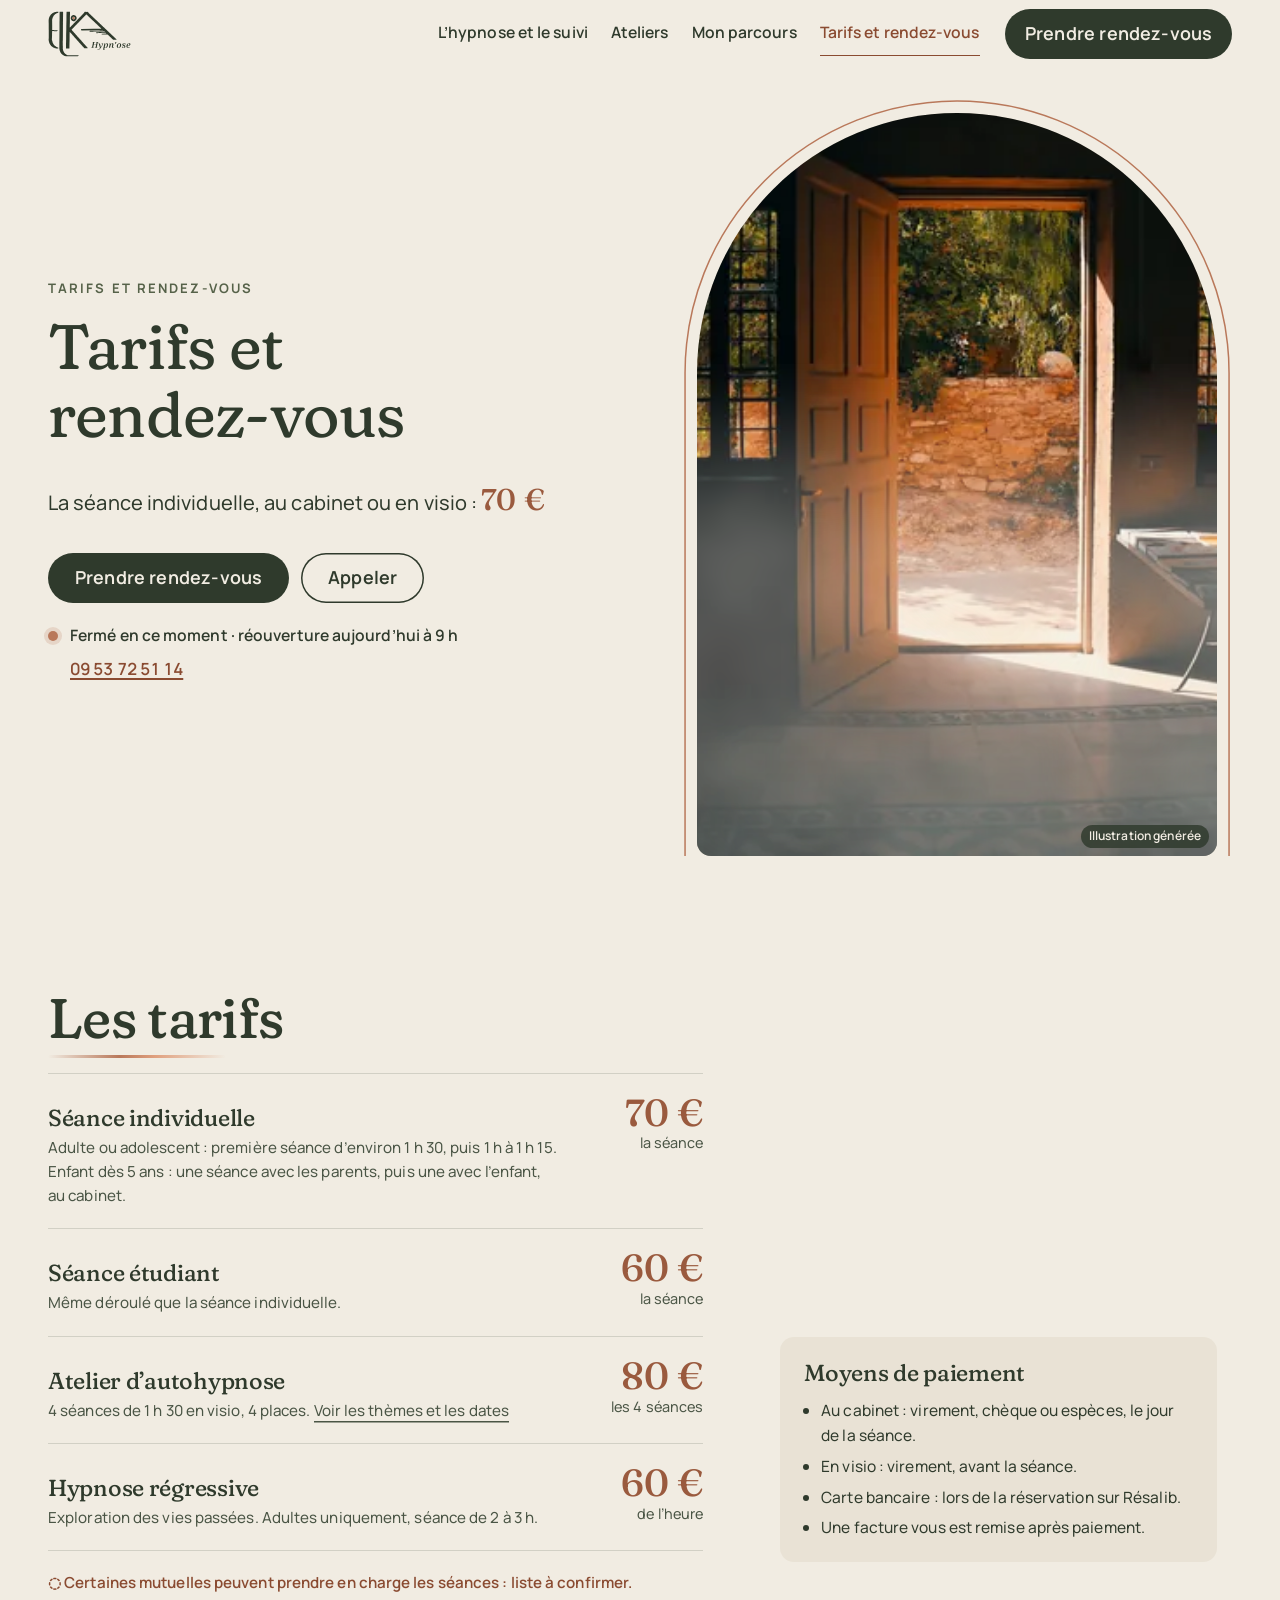
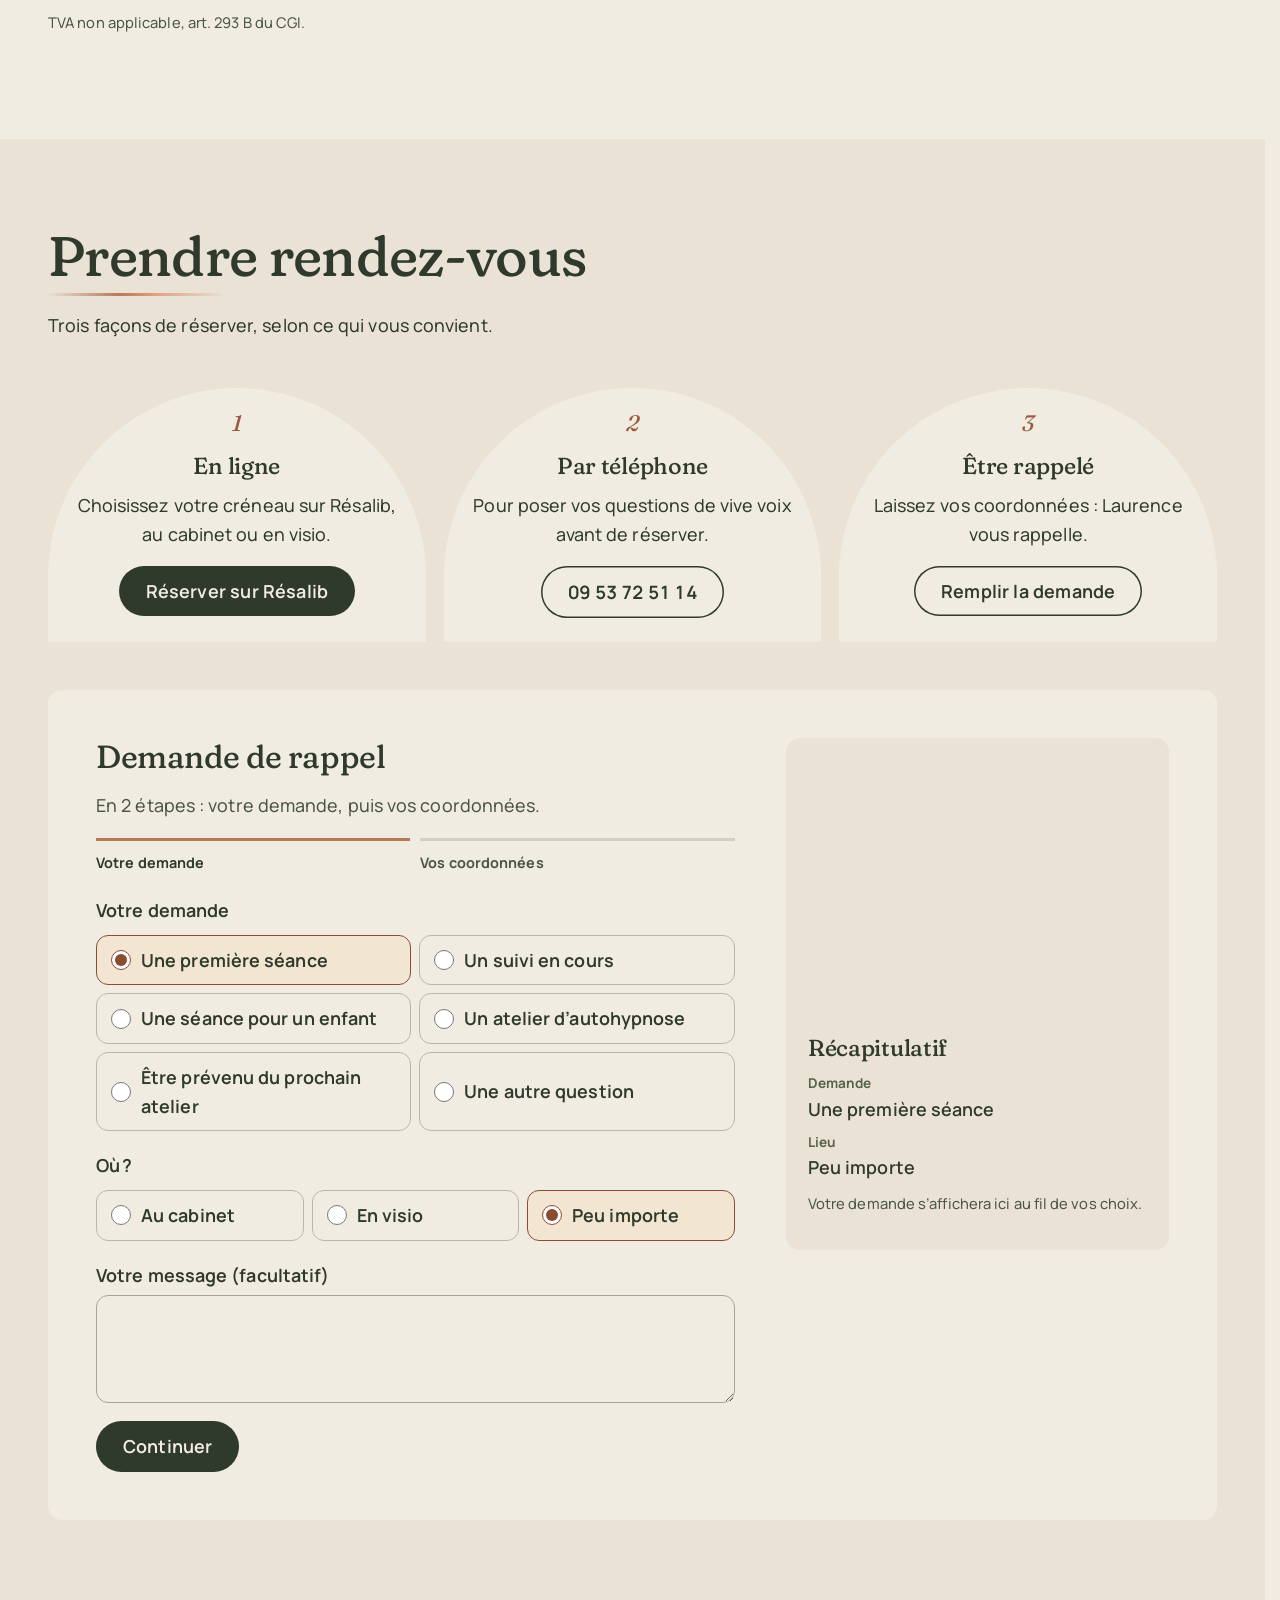
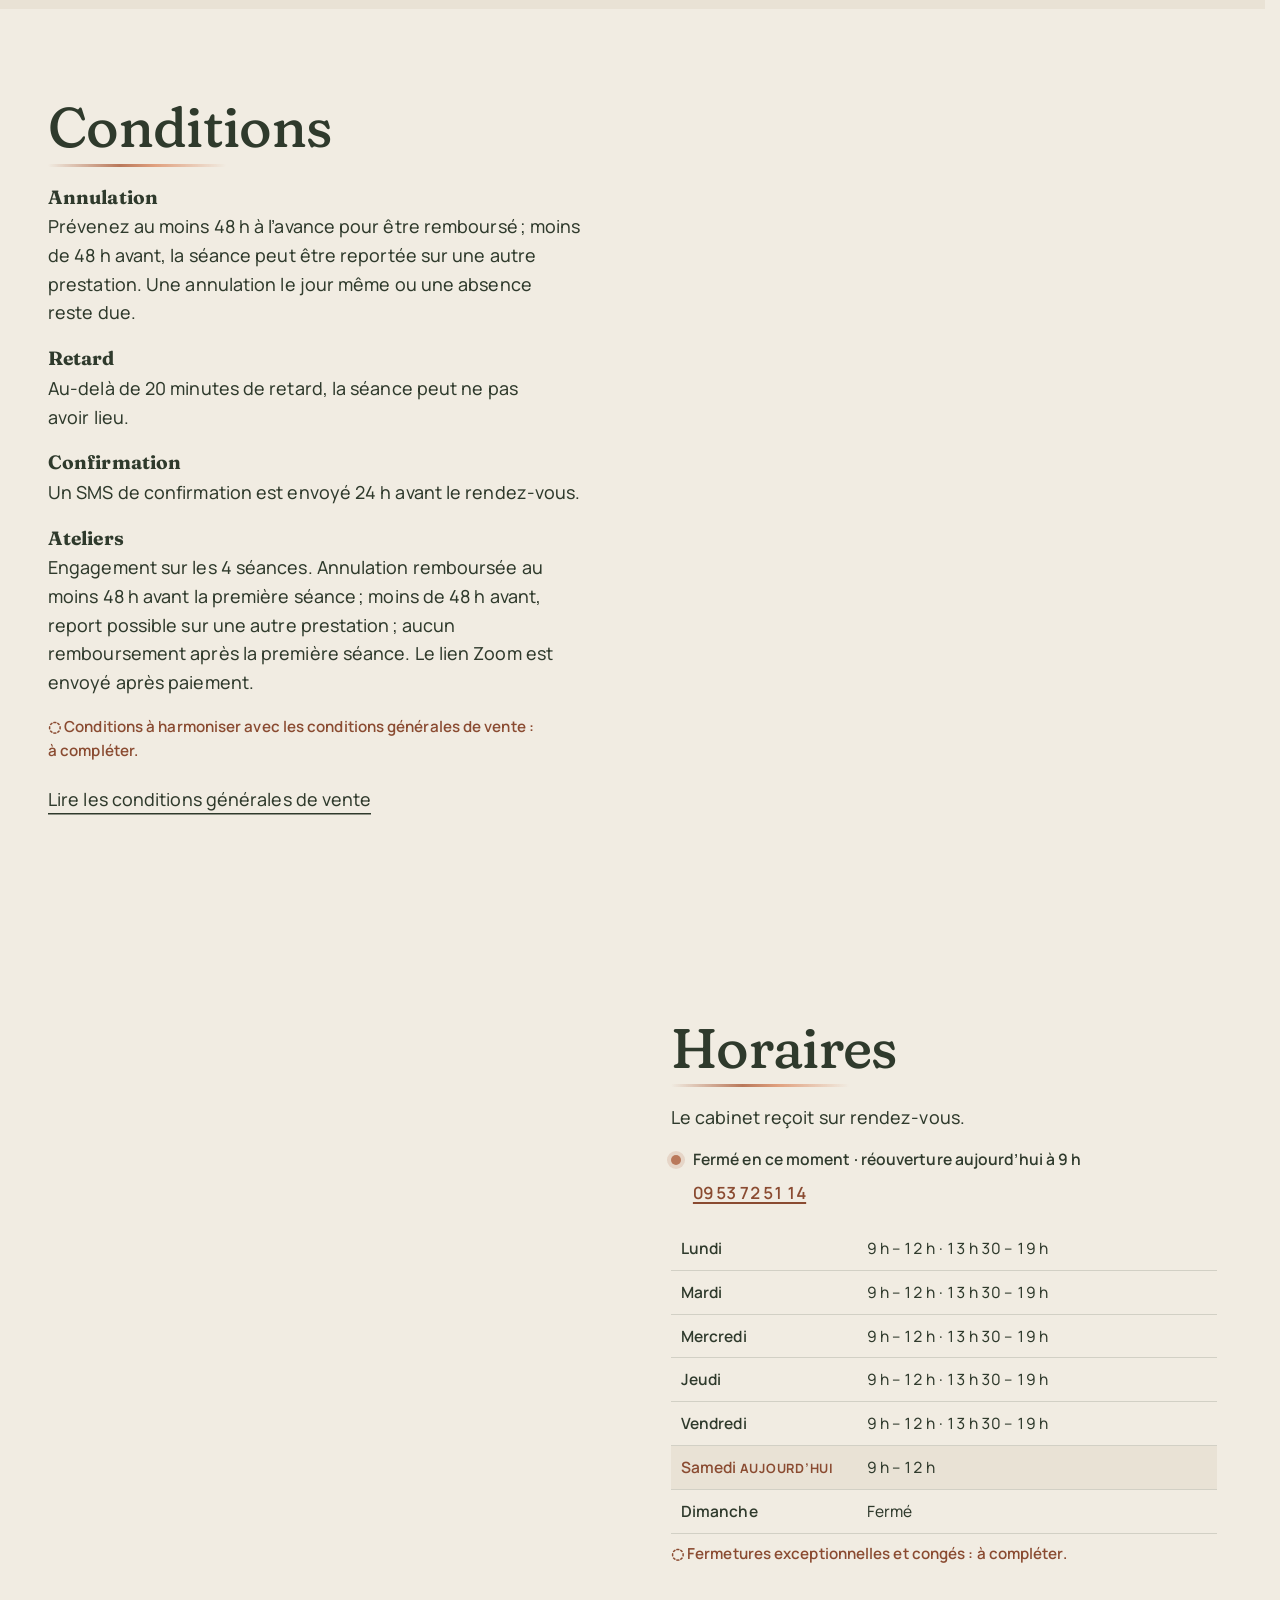
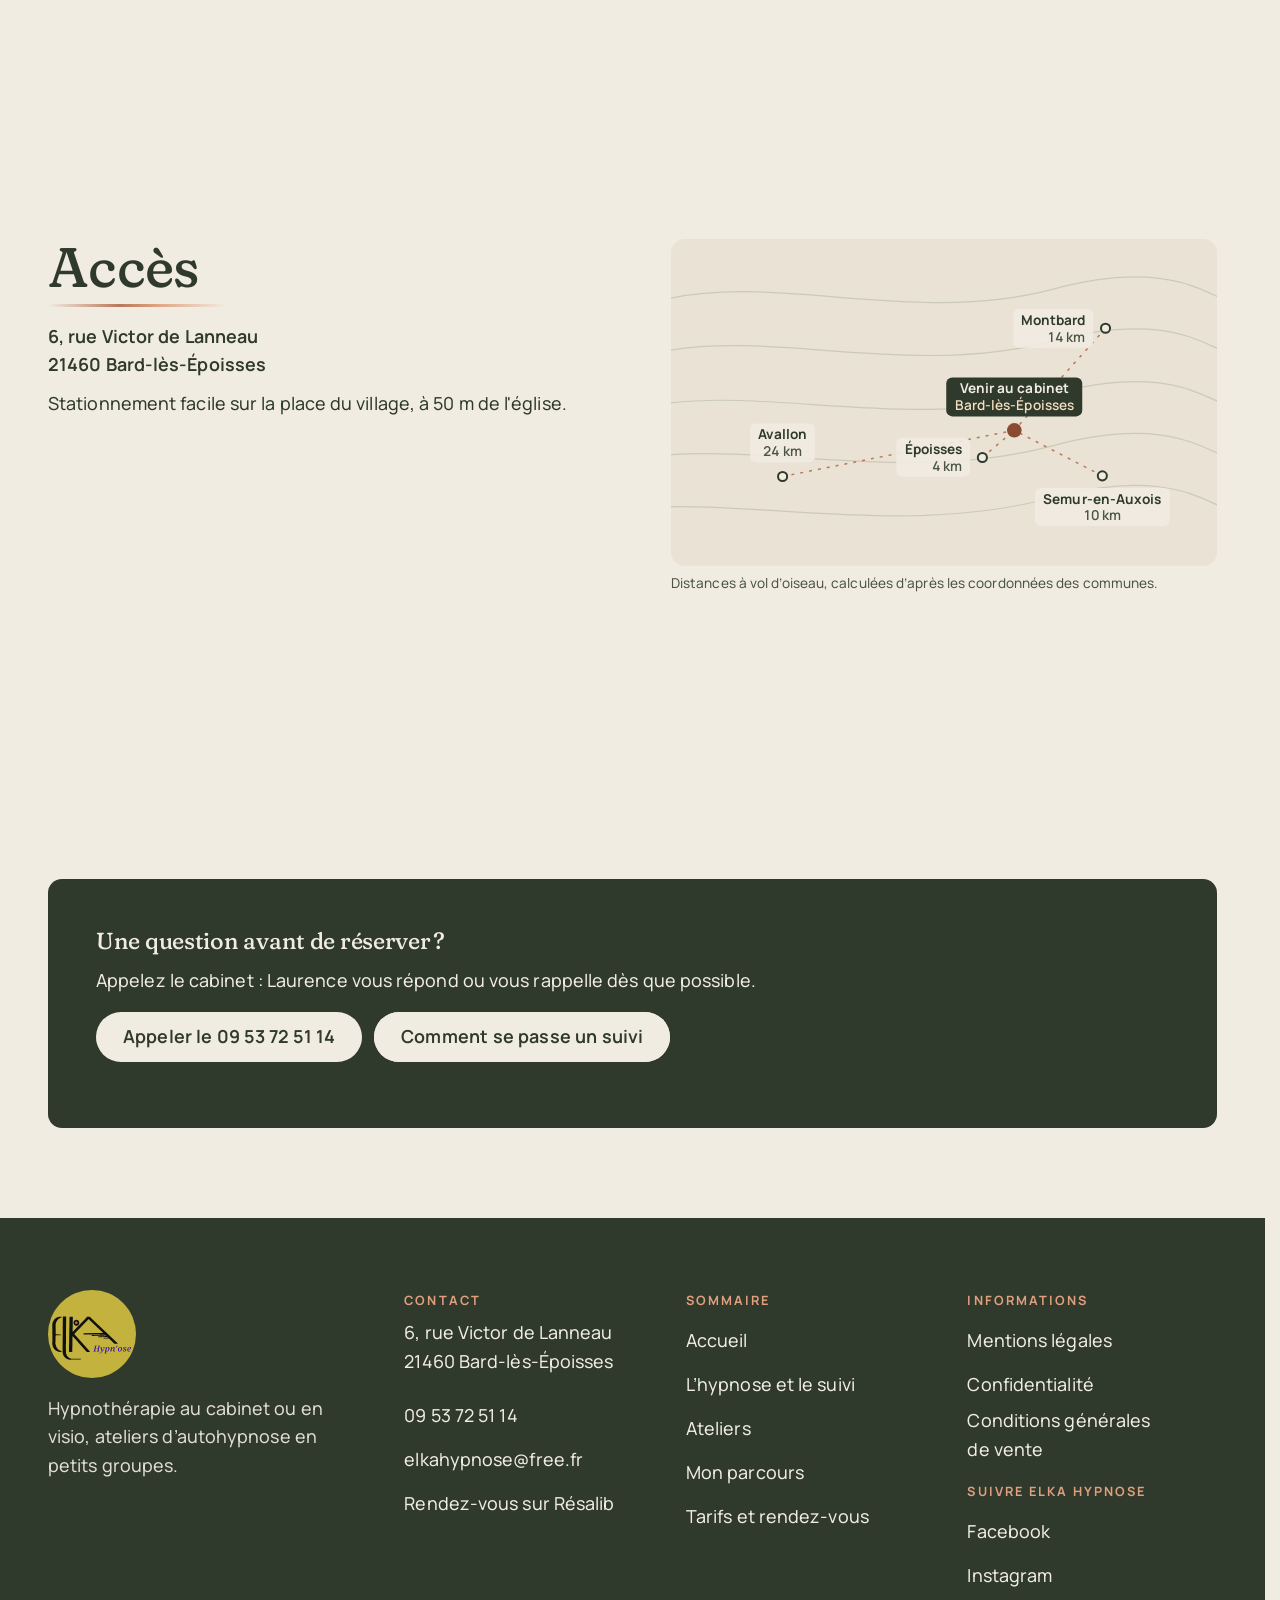
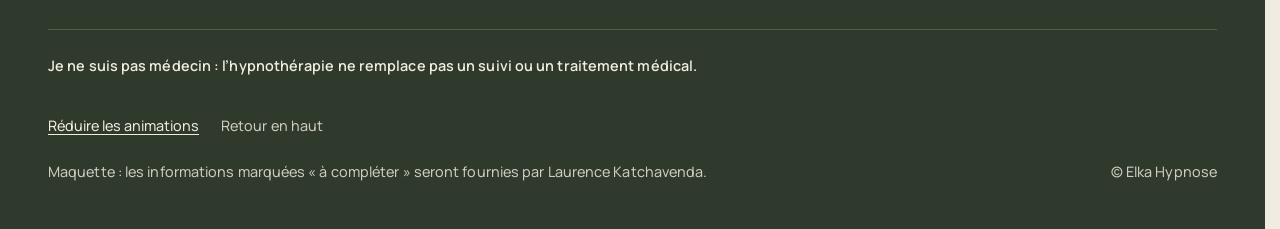
<file: tarifs-et-rendez-vous.html>
<!doctype html>
<html lang="fr" data-v="2" data-gabarit="tarifs-rendez-vous" data-curseur>
<head>
<meta charset="utf-8">
<meta name="viewport" content="width=device-width, initial-scale=1, viewport-fit=cover">
<title>Tarifs et rendez-vous : Elka Hypnose</title>
<meta name="description" content="Tarifs des séances d’hypnose et des ateliers, prise de rendez-vous en ligne, par téléphone ou par rappel, horaires et accès au cabinet de Bard-lès-Époisses.">
<meta name="robots" content="noindex, nofollow">
<link rel="canonical" href="https://elka-maquette.vercel.app/tarifs-et-rendez-vous">
<style>:root{--fond:#F1ECE2;--texte:#2F3A2C;--voile-fond:#2F3A2C;--ouverture-fond:#F1ECE2;--menu-fond:#2F3A2C}:root { --entete-h: 72px; --barres-h: 0px; } html { background: var(--fond); color: var(--texte); scrollbar-gutter: stable; } body { margin: 0; background: var(--fond); } html.js:not(.calme):not(.secours):not([data-arrivee="retour"]) [data-anime] { opacity: 0; } html.js:not(.calme):not(.secours):not([data-arrivee="retour"]) [data-anime].vu { opacity: 1; } [data-voile] { position: fixed; inset: 0; z-index: 900; background: var(--voile-fond); transform: translateY(100%); visibility: hidden; pointer-events: none; } html[data-arrivee="voile"]:not(.voile-leve):not(.calme):not(.secours) [data-voile] { transform: none; visibility: visible; } html.calme [data-voile], html.secours [data-voile] { visibility: hidden !important; } .ouverture-panneau { position: fixed; inset: 0; z-index: 850; display: none; place-content: center; justify-items: center; background: var(--ouverture-fond, var(--voile-fond)); color: var(--fond); text-align: center; } html.js[data-arrivee="intro"]:not(.calme):not(.secours):not(.intro-finie) .ouverture-panneau { display: grid; } html.defilement-bloque, html.defilement-bloque body, html.js[data-arrivee="intro"]:not(.calme):not(.secours):not(.intro-finie), html.js[data-arrivee="intro"]:not(.calme):not(.secours):not(.intro-finie) body, html[data-arrivee="voile"]:not(.voile-leve):not(.calme):not(.secours), html[data-arrivee="voile"]:not(.voile-leve):not(.calme):not(.secours) body { overflow: hidden; } html.js[data-arrivee="intro"]:not(.calme):not(.secours):not(.intro-finie) { background-color: var(--ouverture-fond, var(--voile-fond)); } html[data-arrivee="voile"]:not(.voile-leve):not(.calme):not(.secours) { background-color: var(--voile-fond); }</style>
<script>(function () {
var d = document.documentElement, ss = null, ls = null;
try { ss = window.sessionStorage; ls = window.localStorage; } catch (e) {}
d.classList.add('js');
var calme = false;
try { calme = !!ls && ls.getItem('socle:calme') === 'oui'; } catch (e) {}
if (!calme && window.matchMedia && matchMedia('(prefers-reduced-motion: reduce)').matches) calme = true;
if (calme) d.classList.add('calme');
var nav = performance.getEntriesByType ? performance.getEntriesByType('navigation')[0] : null;
var type = nav ? nav.type : 'navigate';
var depart = null;
try { depart = JSON.parse(ss.getItem('socle:depart') || 'null'); ss.removeItem('socle:depart'); } catch (e) {}
if (depart && !(Date.now() - depart.t < 15000)) depart = null;
var retourSection = false;
try { retourSection = !!ss.getItem('socle:calme-retour'); } catch (e) {}
var mode = type === 'back_forward' || retourSection ? 'retour' : type === 'reload' ? 'intro' : depart ? 'voile' : 'intro';
d.setAttribute('data-arrivee', mode);
if (mode === 'voile' && depart.couleur) d.style.setProperty('--voile-fond', depart.couleur);
if (type === 'reload' && 'scrollRestoration' in history) {
if (!retourSection) history.scrollRestoration = 'manual';
}
try {
var choisie = ls && ls.getItem('socle:langue');
var langue = (d.lang || '').slice(0, 2);
if (choisie && choisie !== langue && type === 'navigate' && !depart) {
var alt = document.querySelector('link[rel="alternate"][hreflang="' + choisie + '"]');
if (alt) location.replace(new URL(alt.href).pathname + location.search + location.hash);
}
} catch (e) {}
setTimeout(function () { if (!d.classList.contains('demarre')) d.classList.add('secours'); }, 2000);
})();</script>
<link rel="preload" href="/assets/fonts/fraunces.woff2" as="font" type="font/woff2" crossorigin>
<link rel="preload" href="/assets/fonts/manrope.woff2" as="font" type="font/woff2" crossorigin>
<link rel="stylesheet" href="/assets/css/socle.css?v=2">
<link rel="stylesheet" href="/assets/css/site.css?v=2">
<link rel="modulepreload" href="/assets/js/site.js?v=2">
<link rel="modulepreload" href="/assets/js/socle/index.js?v=2">
<script src="/assets/vendor/gsap.min.js" defer></script>
<script src="/assets/vendor/ScrollTrigger.min.js" defer></script>
<script src="/assets/vendor/SplitText.min.js" defer></script>
<script type="module" src="/assets/js/site.js?v=2"></script>
<meta name="theme-color" content="#F1ECE2">
<link rel="icon" href="/assets/images/favicon.svg" type="image/svg+xml">
<link rel="apple-touch-icon" href="/assets/images/apple-touch-icon.png">
<meta property="og:type" content="website">
<meta property="og:site_name" content="Elka Hypnose">
<meta property="og:locale" content="fr_FR">
<meta property="og:title" content="Tarifs et rendez-vous : Elka Hypnose">
<meta property="og:description" content="Tarifs des séances d’hypnose et des ateliers, prise de rendez-vous en ligne, par téléphone ou par rappel, horaires et accès au cabinet de Bard-lès-Époisses.">
<meta property="og:url" content="https://elka-maquette.vercel.app/tarifs-et-rendez-vous">
<meta property="og:image" content="https://elka-maquette.vercel.app/assets/partage/tarifs-rendez-vous-fr.jpg">
<meta property="og:image:width" content="1200">
<meta property="og:image:height" content="630">
<meta property="og:image:alt" content="Porte de bois entrouverte, lumière chaude sur la pierre">
<meta name="twitter:card" content="summary_large_image">
<script type="application/ld+json">{"@context":"https://schema.org","@type":"LocalBusiness","name":"Elka Hypnose","description":"Séances d’hypnothérapie individuelles et personnalisées sur rendez-vous, au cabinet de Bard-lès-Époisses ou en visio, et ateliers d’initiation à l’autohypnose en petits groupes, en visio.","url":"https://elka-maquette.vercel.app/","image":"https://elka-maquette.vercel.app/assets/partage/accueil-fr.jpg","logo":"https://elka-maquette.vercel.app/assets/images/logo-pastille.svg","telephone":"+33953725114","email":"elkahypnose@free.fr","address":{"@type":"PostalAddress","streetAddress":"6, rue Victor de Lanneau","postalCode":"21460","addressLocality":"Bard-lès-Époisses","addressCountry":"FR"},"geo":{"@type":"GeoCoordinates","latitude":47.5322,"longitude":4.2167},"openingHoursSpecification":[{"@type":"OpeningHoursSpecification","dayOfWeek":["Monday","Tuesday","Wednesday","Thursday","Friday"],"opens":"09:00","closes":"12:00"},{"@type":"OpeningHoursSpecification","dayOfWeek":["Monday","Tuesday","Wednesday","Thursday","Friday"],"opens":"13:30","closes":"19:00"},{"@type":"OpeningHoursSpecification","dayOfWeek":"Saturday","opens":"09:00","closes":"12:00"}],"founder":{"@type":"Person","name":"Laurence Katchavenda","jobTitle":"Hypnothérapeute"},"sameAs":["https://www.resalib.fr/praticien/106137-laurence-katchavenda-ei-elkahypnose-praticien-en-hypnose-bard-les-epoisses","https://www.facebook.com/profile.php?id=61572601529462","https://instagram.com/elkahypnose/"]}</script>
</head>
<body id="haut" class="page-tarifs-rendez-vous">
<div data-voile aria-hidden="true"><div class="voile-contenu">
  <svg class="voile-arche" viewBox="0 0 120 170" aria-hidden="true"><path d="M2 170 V60 A58 58 0 0 1 118 60 V170" /></svg>
  <img src="/assets/images/logo-clair.svg" alt="" width="108" height="60">
  <span data-voile-libelle>Tarifs et rendez-vous</span>
</div></div>
<div class="ouverture-panneau" data-ouverture aria-hidden="true">
  <div class="seuil-arche" data-seuil-arche>
    <div class="seuil-vue" data-seuil-vue>
      <figure class="media seuil-media" data-grok style="--cadrage:47% 50%;--cadrage-mobile:58% 55%">
  <picture><source media="(max-width: 760px) and (orientation: portrait)" srcset="/assets/images/grok/tarifs-ouverture-mobile-640.webp 640w, /assets/images/grok/tarifs-ouverture-mobile-941.webp 941w" sizes="(max-width: 760px) 92vw, 600px">
    <img src="/assets/images/grok/tarifs-ouverture-1280.webp" srcset="/assets/images/grok/tarifs-ouverture-640.webp 640w, /assets/images/grok/tarifs-ouverture-1280.webp 1280w, /assets/images/grok/tarifs-ouverture-1568.webp 1568w" sizes="(max-width: 760px) 92vw, 600px" alt="" width="1280" height="853" fetchpriority="high" loading="eager" decoding="async">
  </picture><figcaption class="mention-ia">Illustration générée</figcaption>
</figure>
      <div class="seuil-brume" data-seuil-brume></div>
    </div>
    <div class="seuil-battants" data-seuil-battants><span class="seuil-battant seuil-battant--g"></span><span class="seuil-battant seuil-battant--d"></span><span class="seuil-lueur" data-seuil-lueur></span></div>
    <svg class="seuil-cadre" data-seuil-cadre><path /></svg>
  </div>
  <p class="ouverture-ligne">Hypnose · Bard-lès-Époisses</p>
</div>
<a class="evitement" href="#contenu">Aller au contenu</a>
<header data-entete>
  <div class="entete-rangee">
    <a class="entete-logo" href="/" aria-label="Elka Hypn’ose, retour à l’accueil" data-libelle="Accueil">
      <img src="/assets/images/logo.svg" alt="" width="90" height="50">
    </a>
    <nav data-nav aria-label="Navigation principale">
      <ul><li><a href="/hypnose-et-suivi" class="lien-trace" data-libelle="L’hypnose et le suivi">L’hypnose et le suivi</a></li><li><a href="/ateliers" class="lien-trace" data-libelle="Ateliers">Ateliers</a></li><li><a href="/mon-parcours" class="lien-trace" data-libelle="Mon parcours">Mon parcours</a></li><li><a href="/tarifs-et-rendez-vous" class="lien-trace" data-libelle="Tarifs et rendez-vous" aria-current="page">Tarifs et rendez-vous</a></li></ul>
    </nav>
    <div class="entete-actions">
      <a class="bouton bouton--entete" href="/tarifs-et-rendez-vous#rendez-vous" data-libelle="Tarifs et rendez-vous" data-magnetique>Prendre rendez-vous</a>
      <button type="button" data-menu-bouton aria-controls="menu" aria-expanded="false" data-libelle-ouvrir="Menu" data-libelle-fermer="Fermer"><span class="menu-icone" aria-hidden="true"></span><span data-libelle-bouton>Menu</span></button>
    </div>
  </div>
</header>
<div id="menu" data-menu role="dialog" aria-modal="true" aria-label="Menu">
  <div class="menu-grille">
    <ul class="menu-liens"><li style="--i:0"><a href="/" class="menu-lien" data-libelle="Accueil">Accueil</a></li><li style="--i:1"><a href="/hypnose-et-suivi" class="menu-lien" data-libelle="L’hypnose et le suivi">L’hypnose et le suivi</a></li><li style="--i:2"><a href="/ateliers" class="menu-lien" data-libelle="Ateliers">Ateliers</a></li><li style="--i:3"><a href="/mon-parcours" class="menu-lien" data-libelle="Mon parcours">Mon parcours</a></li><li style="--i:4"><a href="/tarifs-et-rendez-vous" class="menu-lien" data-libelle="Tarifs et rendez-vous" aria-current="page">Tarifs et rendez-vous</a></li></ul>
    <div class="menu-contact">
      <p class="menu-titre">Contact</p>
      <p><a class="bouton bouton--clair" href="tel:+33953725114">Appeler le 09 53 72 51 14</a></p>
      <p><a class="bouton bouton--contour-clair" href="/tarifs-et-rendez-vous#rendez-vous" data-libelle="Tarifs et rendez-vous">Prendre rendez-vous</a></p>
      <p class="menu-adresse">6, rue Victor de Lanneau<br><span class="insecable">21460 Bard-lès-Époisses</span></p>
      <p><button type="button" class="lien" data-calme-bascule data-libelle-reduire="Réduire les animations" data-libelle-retablir="Rétablir les animations" data-libelle-systeme="Animations réduites par le réglage de votre appareil"><span data-libelle-bouton>Réduire les animations</span></button></p>
    </div>
  </div>
</div>
<main id="contenu" tabindex="-1">
<section class="seuil ecran" id="debut">
  <div class="seuil-texte">
    <p class="surtitre" data-anime="gsap">Tarifs et rendez-vous</p>
    <h1 class="seuil-titre seuil-titre--page" data-superpose><span class="mot-masque"><span class="mot" data-anime="gsap">Tarifs</span></span> <span class="mot-masque"><span class="mot" data-anime="gsap">et</span></span> <span class="mot-masque"><span class="mot" data-anime="gsap">rendez-vous</span></span> </h1>
    <p class="seuil-prix" data-anime="gsap">La séance individuelle, au cabinet ou en visio : <strong class="prix-appel" data-prix data-info-cle>70 €</strong></p>
    <p class="seuil-actions" data-anime="gsap">
      <a href="/tarifs-et-rendez-vous#rendez-vous" class="bouton" data-libelle="Tarifs et rendez-vous" data-action-principale data-magnetique>Prendre rendez-vous</a>
      <a class="bouton bouton--contour" href="tel:+33953725114">Appeler</a>
    </p>
    <div class="seuil-statut" data-anime="gsap"><p class="statut" data-statut data-horaires-json="{&quot;fuseau&quot;:&quot;Europe/Paris&quot;,&quot;jours&quot;:[{&quot;j&quot;:1,&quot;nom&quot;:&quot;Lundi&quot;,&quot;plages&quot;:[[&quot;09:00&quot;,&quot;12:00&quot;],[&quot;13:30&quot;,&quot;19:00&quot;]]},{&quot;j&quot;:2,&quot;nom&quot;:&quot;Mardi&quot;,&quot;plages&quot;:[[&quot;09:00&quot;,&quot;12:00&quot;],[&quot;13:30&quot;,&quot;19:00&quot;]]},{&quot;j&quot;:3,&quot;nom&quot;:&quot;Mercredi&quot;,&quot;plages&quot;:[[&quot;09:00&quot;,&quot;12:00&quot;],[&quot;13:30&quot;,&quot;19:00&quot;]]},{&quot;j&quot;:4,&quot;nom&quot;:&quot;Jeudi&quot;,&quot;plages&quot;:[[&quot;09:00&quot;,&quot;12:00&quot;],[&quot;13:30&quot;,&quot;19:00&quot;]]},{&quot;j&quot;:5,&quot;nom&quot;:&quot;Vendredi&quot;,&quot;plages&quot;:[[&quot;09:00&quot;,&quot;12:00&quot;],[&quot;13:30&quot;,&quot;19:00&quot;]]},{&quot;j&quot;:6,&quot;nom&quot;:&quot;Samedi&quot;,&quot;plages&quot;:[[&quot;09:00&quot;,&quot;12:00&quot;]]},{&quot;j&quot;:0,&quot;nom&quot;:&quot;Dimanche&quot;,&quot;plages&quot;:[]}],&quot;fermetures&quot;:[]}" data-textes="{&quot;ouvert&quot;:&quot;Joignable maintenant&quot;,&quot;ferme&quot;:&quot;Fermé en ce moment&quot;,&quot;rouvre&quot;:&quot;réouverture {quand}&quot;,&quot;aujourdhui&quot;:&quot;aujourd’hui à {h}&quot;,&quot;demain&quot;:&quot;demain à {h}&quot;,&quot;jour&quot;:&quot;{jour} à {h}&quot;,&quot;ferie&quot;:&quot;Jour férié : horaires à confirmer&quot;,&quot;fermeture&quot;:&quot;Fermeture exceptionnelle&quot;}">
  <span class="statut-point" aria-hidden="true"></span><span class="statut-texte" data-statut-texte>Lundi au vendredi 9 h – 12 h et 13 h 30 – 19 h, samedi 9 h – 12 h</span>
  <a class="statut-tel" href="tel:+33953725114">09 53 72 51 14</a>
</p></div>
  </div>
  <div class="arche seuil-arche-page" data-arche>
  <figure class="media arche-media" data-grok style="--cadrage:47% 50%;--cadrage-mobile:58% 55%">
  <picture><source media="(max-width: 760px) and (orientation: portrait)" srcset="/assets/images/grok/tarifs-ouverture-mobile-640.webp 640w, /assets/images/grok/tarifs-ouverture-mobile-941.webp 941w" sizes="(max-width: 760px) 92vw, 600px">
    <img src="/assets/images/grok/tarifs-ouverture-1280.webp" srcset="/assets/images/grok/tarifs-ouverture-640.webp 640w, /assets/images/grok/tarifs-ouverture-1280.webp 1280w, /assets/images/grok/tarifs-ouverture-1568.webp 1568w" sizes="(max-width: 760px) 92vw, 600px" alt="Porte de bois entrouverte dans une pièce sombre, lumière chaude venue de l’extérieur" width="1280" height="853" fetchpriority="high" loading="eager" decoding="async">
  </picture><figcaption class="mention-ia">Illustration générée</figcaption>
</figure>
  <canvas class="arche-brume" data-brume aria-hidden="true" data-audit-ignorer></canvas>
  <div class="arche-brume-css" aria-hidden="true"></div>
  <svg class="arche-cadre" aria-hidden="true" data-audit-ignorer><path data-cadre /></svg>
</div>
</section>
<section class="grille-tarifs conteneur" id="tarifs">
  <div class="tarifs-texte">
    <h2 class="titre-section" data-anime>Les tarifs</h2>
    <ul class="tarifs-liste">
      <li class="tarif tarif--seance" data-anime>
        <div><h3>Séance individuelle</h3><p>Adulte ou adolescent : première séance d’environ 1 h 30, puis 1 h à 1 h 15. Enfant dès 5 ans : une séance avec les parents, puis une avec l’enfant, au cabinet.</p></div>
        <p class="tarif-prix"><strong class="chiffres" data-prix>70 €</strong><span>la séance</span></p>
      </li><li class="tarif tarif--etudiant" data-anime>
        <div><h3>Séance étudiant</h3><p>Même déroulé que la séance individuelle.</p></div>
        <p class="tarif-prix"><strong class="chiffres" data-prix>60 €</strong><span>la séance</span></p>
      </li><li class="tarif tarif--atelier" data-anime>
        <div><h3>Atelier d’autohypnose</h3><p>4 séances de 1 h 30 en visio, 4 places. <a href="/ateliers#calendrier" class="lien-trace" data-libelle="Ateliers">Voir les thèmes et les dates</a></p></div>
        <p class="tarif-prix"><strong class="chiffres" data-prix>80 €</strong><span>les 4 séances</span></p>
      </li><li class="tarif tarif--regressive" data-anime>
        <div><h3>Hypnose régressive</h3><p>Exploration des vies passées. Adultes uniquement, séance de 2 à 3 h.</p></div>
        <p class="tarif-prix"><strong class="chiffres" data-prix>60 €</strong><span>de l’heure</span></p>
      </li>
    </ul>
    <p class="a-completer" data-anime>Certaines mutuelles peuvent prendre en charge les séances : liste à confirmer.</p>
    <p class="petite-note" data-anime>TVA non applicable, art. 293 B du CGI.</p>
  </div>
  <div class="tarifs-cote">
    <figure class="media tarifs-media" data-grok style="--cadrage:45% 60%">
  <picture>
    <img src="/assets/images/grok/tarifs-tisane-1280.webp" srcset="/assets/images/grok/tarifs-tisane-640.webp 640w, /assets/images/grok/tarifs-tisane-1280.webp 1280w, /assets/images/grok/tarifs-tisane-1470.webp 1470w" sizes="(max-width: 760px) 92vw, 36vw" alt="Tasse de tisane et carnet ouvert sur une nappe de lin" width="1280" height="853" loading="lazy" decoding="async">
  </picture><figcaption class="mention-ia">Illustration générée</figcaption>
</figure>
    <div class="paiement" data-anime>
      <h3>Moyens de paiement</h3>
      <ul><li>Au cabinet : virement, chèque ou espèces, le jour de la séance.</li><li>En visio : virement, avant la séance.</li><li>Carte bancaire : lors de la réservation sur Résalib.</li><li>Une facture vous est remise après paiement.</li></ul>
    </div>
  </div>
</section>
<section class="rdv" id="rendez-vous">
  <div class="conteneur">
    <div class="rdv-tete">
      <h2 class="titre-section" data-anime>Prendre rendez-vous</h2>
      <p data-anime>Trois façons de réserver, selon ce qui vous convient.</p>
    </div>
    <ul class="rdv-voies">
      <li class="voie" data-anime>
        <span class="voie-numero" aria-hidden="true">1</span>
        <h3>En ligne</h3>
        <p>Choisissez votre créneau sur Résalib, au cabinet ou en visio.</p>
        <p><a class="bouton" href="https://www.resalib.fr/praticien/106137-laurence-katchavenda-ei-elkahypnose-praticien-en-hypnose-bard-les-epoisses" target="_blank" rel="noopener" data-magnetique>Réserver sur Résalib<span class="visuellement-cache"> (nouvel onglet)</span></a></p>
      </li>
      <li class="voie" data-anime>
        <span class="voie-numero" aria-hidden="true">2</span>
        <h3>Par téléphone</h3>
        <p>Pour poser vos questions de vive voix avant de réserver.</p>
        <p><a class="bouton bouton--contour voie-tel chiffres" href="tel:+33953725114">09 53 72 51 14</a></p>
      </li>
      <li class="voie" data-anime>
        <span class="voie-numero" aria-hidden="true">3</span>
        <h3>Être rappelé</h3>
        <p>Laissez vos coordonnées : Laurence vous rappelle.</p>
        <p><a href="/tarifs-et-rendez-vous#rappel" class="bouton bouton--contour" data-libelle="Tarifs et rendez-vous">Remplir la demande</a></p>
      </li>
    </ul>
    <div class="rappel" id="rappel">
      <div class="rappel-formulaire">
        <h3 class="rappel-titre">Demande de rappel</h3>
        <p class="rappel-deroule">En 2 étapes : votre demande, puis vos coordonnées.</p>
        <form data-formulaire data-etapes-form novalidate>
          <ol class="rappel-progres" aria-hidden="true"><li class="actif" data-progres="1">Votre demande</li><li data-progres="2">Vos coordonnées</li></ol>
          <div class="rappel-pas" data-pas="1">
            <fieldset class="champ">
              <legend>Votre demande</legend>
              <div class="choix"><label class="choix-option"><input type="radio" name="sujet" value="premiere" required checked><span>Une première séance</span></label><label class="choix-option"><input type="radio" name="sujet" value="suivi" required><span>Un suivi en cours</span></label><label class="choix-option"><input type="radio" name="sujet" value="enfant" required><span>Une séance pour un enfant</span></label><label class="choix-option"><input type="radio" name="sujet" value="atelier" required><span>Un atelier d’autohypnose</span></label><label class="choix-option"><input type="radio" name="sujet" value="prochain" required><span>Être prévenu du prochain atelier</span></label><label class="choix-option"><input type="radio" name="sujet" value="autre" required><span>Une autre question</span></label></div>
            </fieldset>
            <div class="champ" data-si-sujet="atelier">
              <label for="atelier">Quel atelier ?</label>
              <select id="atelier" name="atelier" aria-describedby="erreur-atelier-choix">
                <option value="">Choisir un atelier</option>
                <option value="dialogue-interieur-samedis-matin">Dialogue intérieur, les samedis matin, à partir du 7 novembre</option><option value="confiance-en-soi-mardis">Confiance en soi, les mardis, à partir du 17 novembre</option><option value="stress-sommeil-mercredis">Stress et sommeil, les mercredis, à partir du 18 novembre</option><option value="dialogue-interieur-samedis-apres-midi">Dialogue intérieur, les samedis après-midi, à partir du 21 novembre</option>
              </select>
              <p class="champ-erreur" id="erreur-atelier-choix" data-erreur-atelier aria-live="polite" hidden>Choisissez un atelier pour continuer.</p>
            </div>
            <fieldset class="champ" data-si-sujet="premiere,suivi,enfant,autre">
              <legend>Où ?</legend>
              <div class="choix choix--ligne"><label class="choix-option"><input type="radio" name="lieu" value="cabinet"><span>Au cabinet</span></label><label class="choix-option"><input type="radio" name="lieu" value="visio"><span>En visio</span></label><label class="choix-option"><input type="radio" name="lieu" value="indifferent" checked><span>Peu importe</span></label></div>
            </fieldset>
            <div class="champ">
              <label for="message">Votre message (facultatif)</label>
              <textarea id="message" name="message" rows="3"></textarea>
            </div>
            <p class="rappel-boutons"><button type="button" class="bouton" data-pas-suivant>Continuer</button></p>
          </div>
          <div class="rappel-pas" data-pas="2">
            <div class="champ"><label for="nom">Nom et prénom</label><input id="nom" name="nom" type="text" autocomplete="name" required></div>
            <div class="champ"><label for="tel">Téléphone</label><input id="tel" name="tel" type="tel" autocomplete="tel" inputmode="tel" required></div>
            <div class="champ"><label for="email">E-mail (facultatif)</label><input id="email" name="email" type="email" autocomplete="email"></div>
            <div class="champ"><label for="moment">Le meilleur moment pour vous rappeler (facultatif)</label><input id="moment" name="moment" type="text"></div>
            <div class="champ champ--case"><label class="case"><input type="checkbox" name="consentement" value="oui" required><span>J’accepte que ces coordonnées servent uniquement à me recontacter.</span></label></div>
            <p class="mention-donnees">Vos données servent uniquement à vous recontacter et ne sont jamais cédées. Durée de conservation : à compléter. <a href="/confidentialite" class="lien-trace" data-libelle="Confidentialité">Politique de confidentialité</a></p>
            <p class="rappel-boutons"><button type="button" class="bouton bouton--contour" data-pas-precedent>Retour</button> <button type="submit" class="bouton">Envoyer la demande</button></p>
          </div>
          <p data-message-envoi hidden tabindex="-1" data-texte="Demande simulée : rien n’a été envoyé. Sur le site final, elle arrivera directement à Laurence."></p>
        </form>
      </div>
      <aside class="rappel-recap" aria-live="polite" data-recap data-libelles="{&quot;sujet&quot;:&quot;Demande&quot;,&quot;atelier&quot;:&quot;Atelier&quot;,&quot;lieu&quot;:&quot;Lieu&quot;,&quot;nom&quot;:&quot;Nom&quot;,&quot;tel&quot;:&quot;Téléphone&quot;}">
        <figure class="media rappel-media" style="--cadrage:45% 30%">
  <picture>
    <img src="/assets/images/seance-debout-1280.webp" srcset="/assets/images/seance-debout-640.webp 640w, /assets/images/seance-debout-1280.webp 1280w, /assets/images/seance-debout-1920.webp 1920w" sizes="(max-width: 760px) 92vw, 30vw" alt="Laurence échange debout avec une personne accompagnée, de dos, dans le cabinet" width="1280" height="1218" loading="lazy" decoding="async">
  </picture>
</figure>
        <h3>Récapitulatif</h3>
        <dl data-recap-liste><div><dt>Demande</dt><dd>Une première séance</dd></div></dl>
        <p class="petite-note">Votre demande s’affichera ici au fil de vos choix.</p>
      </aside>
    </div>
  </div>
</section>
<section class="conditions conteneur" id="conditions">
  <div>
    <h2 class="titre-section" data-anime>Conditions</h2>
    <dl class="conditions-liste"><div data-anime><dt>Annulation</dt><dd>Prévenez au moins 48 h à l’avance pour être remboursé ; moins de 48 h avant, la séance peut être reportée sur une autre prestation. Une annulation le jour même ou une absence reste due.</dd></div><div data-anime><dt>Retard</dt><dd>Au-delà de 20 minutes de retard, la séance peut ne pas avoir lieu.</dd></div><div data-anime><dt>Confirmation</dt><dd>Un SMS de confirmation est envoyé 24 h avant le rendez-vous.</dd></div><div data-anime><dt>Ateliers</dt><dd>Engagement sur les 4 séances. Annulation remboursée au moins 48 h avant la première séance ; moins de 48 h avant, report possible sur une autre prestation ; aucun remboursement après la première séance. Le lien Zoom est envoyé après paiement.</dd></div></dl>
    <p class="a-completer" data-anime>Conditions à harmoniser avec les conditions générales de vente : à compléter.</p>
    <p data-anime><a href="/conditions-generales-de-vente" class="lien-trace lien-seul" data-libelle="Conditions générales de vente">Lire les conditions générales de vente</a></p>
  </div>
  <figure class="media conditions-media" style="--cadrage:50% 50%">
  <picture>
    <img src="/assets/images/cabinet-fauteuil-1280.webp" srcset="/assets/images/cabinet-fauteuil-640.webp 640w, /assets/images/cabinet-fauteuil-1280.webp 1280w" sizes="(max-width: 760px) 92vw, 40vw" alt="Le fauteuil de cuir vert du cabinet devant un papier peint végétal" width="1280" height="1113" loading="lazy" decoding="async">
  </picture>
</figure>
</section>
<section class="horaires-section conteneur" id="horaires">
  <figure class="media horaires-media" data-grok style="--cadrage:55% 50%">
  <picture>
    <img src="/assets/images/grok/tarifs-horaires-1280.webp" srcset="/assets/images/grok/tarifs-horaires-640.webp 640w, /assets/images/grok/tarifs-horaires-1280.webp 1280w, /assets/images/grok/tarifs-horaires-1536.webp 1536w" sizes="(max-width: 760px) 92vw, 40vw" alt="Lumière du matin sur un mur de pierre claire, ombre d’une fenêtre à petits carreaux" width="1280" height="853" loading="lazy" decoding="async">
  </picture><figcaption class="mention-ia">Illustration générée</figcaption>
</figure>
  <div>
    <h2 class="titre-section" data-anime>Horaires</h2>
    <p data-anime>Le cabinet reçoit sur rendez-vous.</p>
    <p class="statut" data-statut data-horaires-json="{&quot;fuseau&quot;:&quot;Europe/Paris&quot;,&quot;jours&quot;:[{&quot;j&quot;:1,&quot;nom&quot;:&quot;Lundi&quot;,&quot;plages&quot;:[[&quot;09:00&quot;,&quot;12:00&quot;],[&quot;13:30&quot;,&quot;19:00&quot;]]},{&quot;j&quot;:2,&quot;nom&quot;:&quot;Mardi&quot;,&quot;plages&quot;:[[&quot;09:00&quot;,&quot;12:00&quot;],[&quot;13:30&quot;,&quot;19:00&quot;]]},{&quot;j&quot;:3,&quot;nom&quot;:&quot;Mercredi&quot;,&quot;plages&quot;:[[&quot;09:00&quot;,&quot;12:00&quot;],[&quot;13:30&quot;,&quot;19:00&quot;]]},{&quot;j&quot;:4,&quot;nom&quot;:&quot;Jeudi&quot;,&quot;plages&quot;:[[&quot;09:00&quot;,&quot;12:00&quot;],[&quot;13:30&quot;,&quot;19:00&quot;]]},{&quot;j&quot;:5,&quot;nom&quot;:&quot;Vendredi&quot;,&quot;plages&quot;:[[&quot;09:00&quot;,&quot;12:00&quot;],[&quot;13:30&quot;,&quot;19:00&quot;]]},{&quot;j&quot;:6,&quot;nom&quot;:&quot;Samedi&quot;,&quot;plages&quot;:[[&quot;09:00&quot;,&quot;12:00&quot;]]},{&quot;j&quot;:0,&quot;nom&quot;:&quot;Dimanche&quot;,&quot;plages&quot;:[]}],&quot;fermetures&quot;:[]}" data-textes="{&quot;ouvert&quot;:&quot;Joignable maintenant&quot;,&quot;ferme&quot;:&quot;Fermé en ce moment&quot;,&quot;rouvre&quot;:&quot;réouverture {quand}&quot;,&quot;aujourdhui&quot;:&quot;aujourd’hui à {h}&quot;,&quot;demain&quot;:&quot;demain à {h}&quot;,&quot;jour&quot;:&quot;{jour} à {h}&quot;,&quot;ferie&quot;:&quot;Jour férié : horaires à confirmer&quot;,&quot;fermeture&quot;:&quot;Fermeture exceptionnelle&quot;}">
  <span class="statut-point" aria-hidden="true"></span><span class="statut-texte" data-statut-texte>Lundi au vendredi 9 h – 12 h et 13 h 30 – 19 h, samedi 9 h – 12 h</span>
  <a class="statut-tel" href="tel:+33953725114">09 53 72 51 14</a>
</p>
    <table class="horaires" data-horaires data-aujourdhui="Aujourd’hui">
  <caption class="visuellement-cache">Horaires</caption>
  <tbody><tr data-jour="1"><th scope="row">Lundi</th><td>9 h – 12 h · 13 h 30 – 19 h</td></tr><tr data-jour="2"><th scope="row">Mardi</th><td>9 h – 12 h · 13 h 30 – 19 h</td></tr><tr data-jour="3"><th scope="row">Mercredi</th><td>9 h – 12 h · 13 h 30 – 19 h</td></tr><tr data-jour="4"><th scope="row">Jeudi</th><td>9 h – 12 h · 13 h 30 – 19 h</td></tr><tr data-jour="5"><th scope="row">Vendredi</th><td>9 h – 12 h · 13 h 30 – 19 h</td></tr><tr data-jour="6"><th scope="row">Samedi</th><td>9 h – 12 h</td></tr><tr data-jour="0"><th scope="row">Dimanche</th><td>Fermé</td></tr></tbody>
</table>
    <p class="a-completer">Fermetures exceptionnelles et congés : à compléter.</p>
  </div>
</section>
<section class="acces conteneur" id="acces">
  <div class="acces-texte">
    <h2 class="titre-section" data-anime>Accès</h2>
    <address data-anime>6, rue Victor de Lanneau<br><span class="insecable">21460 Bard-lès-Époisses</span></address>
    <p data-anime>Stationnement facile sur la place du village, à 50 m de l&#39;église.</p>
    <figure class="media acces-media" data-grok style="--cadrage:60% 60%">
  <picture>
    <img src="/assets/images/grok/tarifs-acces-1280.webp" srcset="/assets/images/grok/tarifs-acces-640.webp 640w, /assets/images/grok/tarifs-acces-1280.webp 1280w, /assets/images/grok/tarifs-acces-1536.webp 1536w" sizes="(max-width: 760px) 92vw, 40vw" alt="Petite route de campagne bordée d’arbres dans les collines de l’Auxois, au matin" width="1280" height="853" loading="lazy" decoding="async">
  </picture><figcaption class="mention-ia">Illustration générée</figcaption>
</figure>
  </div>
  <figure class="carte" data-carte data-visuel>
  <div class="carte-plan" style="--ratio:600 / 359">
  <svg viewBox="0 0 600 359" aria-hidden="true" preserveAspectRatio="none">
    <g class="carte-relief"><path d="M0 65 C 120 39, 270 95, 420 55 S 600 79, 620 65" /><path d="M0 122 C 120 102, 270 152, 420 112 S 600 136, 620 122" /><path d="M0 180 C 120 166, 270 210, 420 170 S 600 194, 620 180" /><path d="M0 237 C 120 229, 270 267, 420 227 S 600 251, 620 237" /><path d="M0 294 C 120 292, 270 324, 420 284 S 600 308, 620 294" /></g>
    <g class="carte-traits"><path data-trait d="M342.1 240.1 L377.2 210.2" /><path data-trait d="M473.9 260.2 L377.2 210.2" /><path data-trait d="M477.4 98.1 L377.2 210.2" /><path data-trait d="M122.6 260.9 L377.2 210.2" /></g>
    <g class="carte-villes"><circle cx="342.1" cy="240.1" r="5" /><circle cx="473.9" cy="260.2" r="5" /><circle cx="477.4" cy="98.1" r="5" /><circle cx="122.6" cy="260.9" r="5" /></g>
    <g class="carte-cabinet"><circle class="carte-onde" cx="377.2" cy="210.2" r="10" /><circle cx="377.2" cy="210.2" r="8" /></g>
  </svg>
  <ul class="carte-etiquettes">
    <li class="carte-etiquette carte-etiquette--cabinet carte-etiquette--haut" style="--x:62.86%;--y:58.54%" data-repere><strong>Venir au cabinet</strong><span>Bard-lès-Époisses</span></li>
    <li class="carte-etiquette carte-etiquette--gauche" style="--x:57.02%;--y:66.87%" data-repere><strong>Époisses</strong><span class="chiffres">4 km</span></li><li class="carte-etiquette carte-etiquette--bas" style="--x:78.99%;--y:72.47%" data-repere><strong>Semur-en-Auxois</strong><span class="chiffres">10 km</span></li><li class="carte-etiquette carte-etiquette--gauche" style="--x:79.57%;--y:27.32%" data-repere><strong>Montbard</strong><span class="chiffres">14 km</span></li><li class="carte-etiquette carte-etiquette--haut" style="--x:20.43%;--y:72.68%" data-repere><strong>Avallon</strong><span class="chiffres">24 km</span></li>
  </ul>
  </div>
  <figcaption class="carte-note">Distances à vol d’oiseau, calculées d’après les coordonnées des communes.</figcaption>
</figure>
  <div class="acces-fin" data-anime>
    <h3>Une question avant de réserver ?</h3>
    <p>Appelez le cabinet : Laurence vous répond ou vous rappelle dès que possible.</p>
    <p class="fin-actions">
      <a class="bouton" href="tel:+33953725114" data-magnetique>Appeler le 09 53 72 51 14</a>
      <a href="/hypnose-et-suivi" class="bouton bouton--contour" data-libelle="L’hypnose et le suivi">Comment se passe un suivi</a>
    </p>
  </div>
</section>
</main>
<footer class="pied" id="pied">
  <div class="conteneur pied-grille">
    <div class="pied-marque">
      <img src="/assets/images/logo-pastille.svg" alt="" width="88" height="88" loading="lazy">
      <p>Hypnothérapie au cabinet ou en visio, ateliers d’autohypnose en petits groupes.</p>
    </div>
    <div>
      <p class="pied-titre">Contact</p>
      <p>6, rue Victor de Lanneau<br><span class="insecable">21460 Bard-lès-Époisses</span></p>
      <ul><li><a href="tel:+33953725114">09 53 72 51 14</a></li><li><a href="mailto:elkahypnose@free.fr">elkahypnose@free.fr</a></li><li><a href="https://www.resalib.fr/praticien/106137-laurence-katchavenda-ei-elkahypnose-praticien-en-hypnose-bard-les-epoisses" target="_blank" rel="noopener">Rendez-vous sur Résalib<span class="visuellement-cache"> (nouvel onglet)</span></a></li></ul>
    </div>
    <nav aria-label="Sommaire">
      <p class="pied-titre">Sommaire</p>
      <ul><li><a href="/" data-libelle="Accueil">Accueil</a></li><li><a href="/hypnose-et-suivi" data-libelle="L’hypnose et le suivi">L’hypnose et le suivi</a></li><li><a href="/ateliers" data-libelle="Ateliers">Ateliers</a></li><li><a href="/mon-parcours" data-libelle="Mon parcours">Mon parcours</a></li><li><a href="/tarifs-et-rendez-vous" data-libelle="Tarifs et rendez-vous" aria-current="page">Tarifs et rendez-vous</a></li></ul>
    </nav>
    <div>
      <p class="pied-titre">Informations</p>
      <ul><li><a href="/mentions-legales" data-libelle="Mentions légales">Mentions légales</a></li><li><a href="/confidentialite" data-libelle="Confidentialité">Confidentialité</a></li><li><a href="/conditions-generales-de-vente" data-libelle="Conditions générales de vente">Conditions générales de vente</a></li></ul>
      <p class="pied-titre pied-titre--suite">Suivre Elka Hypnose</p>
      <ul><li><a href="https://www.facebook.com/profile.php?id=61572601529462" target="_blank" rel="noopener">Facebook<span class="visuellement-cache"> (nouvel onglet)</span></a></li><li><a href="https://instagram.com/elkahypnose/" target="_blank" rel="noopener">Instagram<span class="visuellement-cache"> (nouvel onglet)</span></a></li></ul>
    </div>
  </div>
  <div class="conteneur pied-bas">
    <p class="pied-avertissement">Je ne suis pas médecin : l’hypnothérapie ne remplace pas un suivi ou un traitement médical.</p>
    <ul class="pied-confort">
      <li><button type="button" class="lien" data-calme-bascule data-libelle-reduire="Réduire les animations" data-libelle-retablir="Rétablir les animations" data-libelle-systeme="Animations réduites par le réglage de votre appareil"><span data-libelle-bouton>Réduire les animations</span></button></li>
      <li><a href="#haut" data-sans-transition>Retour en haut</a></li>
    </ul>
    <p>Maquette : les informations marquées « à compléter » seront fournies par Laurence Katchavenda.</p>
    <p>© Elka Hypnose</p>
  </div>
</footer>
<div data-barre-fixe>
  <a class="bouton bouton--contour" href="tel:+33953725114">Appeler</a>
  <a class="bouton" href="/tarifs-et-rendez-vous#rendez-vous" data-libelle="Tarifs et rendez-vous">Rendez-vous</a>
</div>
</body>
</html>
</file>
<file: assets/css/socle.css>
/* Socle : règles communes à toutes les maquettes. Le style du projet va dans site.css.
   Les couleurs et polices du projet se règlent par les variables ci-dessous (redéfinies dans site.css). */
:root {
  --police-titres: Georgia, 'Times New Roman', serif;
  --police-texte: system-ui, -apple-system, 'Segoe UI', Roboto, sans-serif;
  --accent: #b3361f;
  --texte-doux: color-mix(in srgb, var(--texte) 78%, var(--fond));
  --ligne: color-mix(in srgb, var(--texte) 18%, var(--fond));
  --gouttiere: clamp(16px, 4vw, 48px);
  --largeur: 1240px;
  --rayon: 6px;
  --duree: .7s;
  --courbe: cubic-bezier(.22, 1, .36, 1);
}

*, *::before, *::after { box-sizing: border-box; }
html { -webkit-text-size-adjust: 100%; text-size-adjust: 100%; }
body {
  font-family: var(--police-texte); font-size: clamp(1rem, .96rem + .2vw, 1.125rem); line-height: 1.6;
  padding-bottom: var(--barres-h); overflow-x: clip;
}
img, picture, video, canvas, svg { display: block; max-width: 100%; }
img, video { height: auto; }
h1, h2, h3, h4 { font-family: var(--police-titres); line-height: 1.08; margin: 0 0 .5em; text-wrap: balance; font-weight: 600; }
p, li, dd, figcaption { text-wrap: pretty; }
p { margin: 0 0 1em; }
a { color: inherit; }
a[href^="mailto:"] { overflow-wrap: anywhere; }
button, input, select, textarea { font: inherit; color: inherit; }
button { cursor: pointer; }
:where(a, button, input, select, textarea, summary, [tabindex]) { -webkit-tap-highlight-color: transparent; }
:focus { outline: none; }
:focus-visible { outline: 3px solid var(--accent); outline-offset: 3px; border-radius: 2px; }
[id] { scroll-margin-top: calc(var(--entete-h) + 12px); scroll-margin-bottom: calc(var(--barres-h) + 12px); }
[hidden] { display: none !important; }

.visuellement-cache {
  position: absolute !important; width: 1px; height: 1px; padding: 0; margin: -1px;
  overflow: hidden; clip: rect(0 0 0 0); white-space: nowrap; border: 0;
}
.evitement {
  position: fixed; left: 12px; top: 12px; z-index: 1000; padding: 12px 16px; background: var(--texte); color: var(--fond);
  transform: translateY(-160%); text-decoration: none;
}
.evitement:focus-visible { transform: none; }
.conteneur { width: min(100% - 2 * var(--gouttiere), var(--largeur)); margin-inline: auto; }
.chiffres { font-variant-numeric: tabular-nums; }

/* Boutons : zones tactiles d'au moins 44 px. */
.bouton {
  display: inline-flex; align-items: center; justify-content: center; gap: .5em;
  min-height: 48px; min-width: 44px; padding: .7em 1.4em; border-radius: 999px;
  background: var(--accent); color: var(--fond); text-decoration: none; font-weight: 600; border: 0;
  line-height: 1.2; text-align: center;
}
.bouton--contour { background: transparent; color: inherit; box-shadow: inset 0 0 0 2px currentColor; }
.bouton[disabled] { opacity: .55; cursor: not-allowed; }

/* Apparitions : cachées par le style critique jusqu'à .vu, jamais recachées. */
html.js:not(.calme):not(.secours):not([data-arrivee="retour"]) [data-anime]:not([data-anime="gsap"]) {
  transform: translate3d(0, 1.2rem, 0);
  transition: opacity var(--duree) var(--courbe) var(--delai, 0s), transform var(--duree) var(--courbe) var(--delai, 0s);
}
html.js:not(.calme):not(.secours):not([data-arrivee="retour"]) [data-anime]:not([data-anime="gsap"]).vu { transform: none; }
html.sans-transition *, html.sans-transition *::before, html.sans-transition *::after { transition: none !important; }

/* Mode calme : tout est coupé, le contenu reste complet. */
html.calme *, html.calme *::before, html.calme *::after {
  animation-duration: 0s !important; animation-iteration-count: 1 !important; transition: none !important; scroll-behavior: auto !important;
}
html.calme [data-boucle-css] * , html.calme [data-boucle-css] { animation: none !important; }
[data-boucle-css].hors-ecran, [data-boucle-css].hors-ecran *, [data-boucle-css].en-pause, [data-boucle-css].en-pause * { animation-play-state: paused !important; }

/* En-tête : opaque, jamais coupé, se cache en descendant. */
[data-entete] {
  position: fixed; inset: 0 0 auto; z-index: 800; background: var(--fond);
  border-bottom: 1px solid var(--ligne); transition: transform .35s var(--courbe);
}
html.entete-cache [data-entete], html.scene-sans-entete:not(.menu-ouvert) [data-entete] { transform: translateY(-100%); }
.entete-rangee {
  display: flex; align-items: center; gap: clamp(8px, 2vw, 28px);
  min-height: 64px; padding: 8px var(--gouttiere); max-width: calc(var(--largeur) + 2 * var(--gouttiere)); margin-inline: auto;
}
.entete-logo { display: inline-flex; align-items: center; gap: .6em; min-height: 44px; text-decoration: none; font-weight: 700; flex: none; }
.entete-logo img { width: 36px; height: 36px; }
[data-nav] { flex: 1 1 auto; min-width: 0; display: flex; justify-content: flex-end; }
[data-nav] ul { display: flex; gap: clamp(12px, 2vw, 28px); list-style: none; margin: 0; padding: 0; min-width: 0; overflow: hidden; white-space: nowrap; }
[data-nav] a { display: inline-flex; align-items: center; min-height: 44px; text-decoration: none; }
[data-nav] a[aria-current] { text-decoration: underline; text-underline-offset: .35em; text-decoration-thickness: 2px; }
.entete-actions { display: flex; align-items: center; gap: 8px; flex: none; }
.entete-actions .bouton { min-height: 44px; padding-inline: 1.1em; }
.entete-langue { display: inline-flex; align-items: center; justify-content: center; min-width: 44px; min-height: 44px; text-decoration: none; font-weight: 600; text-transform: uppercase; }
[data-menu-bouton] { display: none; min-height: 44px; min-width: 44px; padding: 0 14px; border: 0; border-radius: 999px; background: var(--texte); color: var(--fond); font-weight: 600; }
html:not(.js) [data-nav] ul { flex-wrap: wrap; white-space: normal; }
html.nav-compacte [data-nav] { display: none; }
html.nav-compacte [data-menu-bouton] { display: inline-flex; align-items: center; }
html.nav-compacte .entete-actions { margin-left: auto; }
@media (max-width: 520px) { .entete-actions .bouton { display: none; } }

/* Menu : plein écran, liens qui arrivent l'un après l'autre. */
[data-menu] {
  position: fixed; inset: 0; z-index: 790; background: var(--menu-fond, var(--fond)); overflow-y: auto; overscroll-behavior: contain;
  padding: calc(var(--entete-h) + 24px) var(--gouttiere) calc(32px + var(--barres-h));
  visibility: hidden; opacity: 0; transition: opacity .3s var(--courbe), visibility 0s .3s;
}
html.menu-ouvert [data-menu] { visibility: visible; opacity: 1; transition: opacity .3s var(--courbe); }
html.menu-ouvert [data-entete] { transform: none; }
[data-menu] ul { list-style: none; margin: 0 0 32px; padding: 0; }
[data-menu] li { opacity: 0; transform: translateY(12px); transition: opacity .4s var(--courbe), transform .4s var(--courbe); transition-delay: calc(var(--i, 0) * 50ms + 80ms); }
html.menu-ouvert [data-menu] li { opacity: 1; transform: none; }
[data-menu] .menu-lien { display: flex; align-items: center; min-height: 52px; font-family: var(--police-titres); font-size: clamp(1.6rem, 7vw, 2.6rem); text-decoration: none; }
[data-menu] .menu-lien[aria-current] { color: var(--accent); }

/* Voile de transition (état de départ dans le style critique). */
[data-voile] { display: grid; place-items: center; color: var(--fond); }
.voile-contenu { display: grid; justify-items: center; gap: 12px; text-align: center; padding: var(--gouttiere); }
.voile-contenu img { width: 56px; height: 56px; }
[data-voile-libelle] { font-family: var(--police-titres); font-size: clamp(1.6rem, 5vw, 3rem); }

/* Barre fixe du téléphone : action principale et contact rapide. */
[data-barre-fixe] {
  position: fixed; inset: auto 0 0; z-index: 780; display: none; gap: 8px;
  padding: 8px var(--gouttiere) calc(8px + env(safe-area-inset-bottom)); background: var(--fond); border-top: 1px solid var(--ligne);
  transition: transform .3s var(--courbe);
}
[data-barre-fixe] .bouton { flex: 1; min-height: 48px; }
[data-barre-fixe].barre-masquee { transform: translateY(110%); }
@media (max-width: 760px) { [data-barre-fixe] { display: flex; } }

/* Écrans plein cadre et sections épinglées : tout tient dans la partie visible. */
.ecran {
  min-height: 100vh; min-height: 100svh; display: flex; flex-direction: column;
  padding-top: calc(var(--entete-h) + 16px); padding-bottom: calc(var(--barres-h) + 16px);
}
.ecran.epingle { height: 100vh; height: 100svh; min-height: 0; }
.ecran .piste { flex: 1 1 auto; min-height: 0; max-height: 820px; }

/* Médias : cadrage réglé par --cadrage (object-position), mention des illustrations générées. */
.media { position: relative; margin: 0; overflow: hidden; border-radius: var(--rayon); background: color-mix(in srgb, var(--texte) 8%, var(--fond)); } /* jamais de case vide pendant le chargement */
.media picture { display: block; width: 100%; height: 100%; }
.media img, .media video { width: 100%; height: 100%; object-fit: cover; object-position: var(--cadrage, 50% 50%); }
@media (max-width: 760px) { .media img, .media video { object-position: var(--cadrage-mobile, var(--cadrage, 50% 50%)); } }
.mention-ia {
  position: absolute; right: 8px; bottom: 8px; z-index: 2; padding: 3px 8px; border-radius: 999px;
  background: rgba(0, 0, 0, .66); color: #fff; font: 600 12px/1.4 var(--police-texte); letter-spacing: .01em; pointer-events: none;
}

/* Formulaires. */
.champ { display: grid; gap: 6px; margin-bottom: 18px; }
.champ label { font-weight: 600; }
.champ input, .champ select, .champ textarea {
  min-height: 48px; padding: 10px 12px; border: 1px solid color-mix(in srgb, var(--texte) 45%, var(--fond)); border-radius: var(--rayon); background: var(--fond);
}
.champ [aria-invalid="true"] { border-color: #b00020; }
.champ-erreur { margin: 0; color: #b00020; font-size: .95rem; }
.mention-donnees { font-size: .9rem; color: var(--texte-doux); }
[data-message-envoi] { padding: 12px 16px; border-radius: var(--rayon); background: color-mix(in srgb, var(--accent) 12%, var(--fond)); }

/* Barre de lecture des pages longues. */
[data-barre-lecture] { position: fixed; left: 0; right: 0; top: var(--entete-h); height: 3px; z-index: 805; background: var(--accent); transform: scaleX(0); transform-origin: 0 50%; }
html.entete-cache [data-barre-lecture] { top: 0; }

/* Curseur personnalisé (souris uniquement, activé par data-curseur sur html). */
.curseur {
  position: fixed; left: -8px; top: -8px; z-index: 1001; width: 16px; height: 16px; border-radius: 50%;
  border: 2px solid var(--accent); pointer-events: none; opacity: 0; transition: opacity .2s, width .2s, height .2s, left .2s, top .2s;
}
html.curseur-actif .curseur { opacity: 1; }
.curseur.curseur-lien { width: 40px; height: 40px; left: -20px; top: -20px; }
.curseur.curseur-cache { opacity: 0 !important; }

/* Pied de page. */
.pied { padding: 56px 0 32px; border-top: 1px solid var(--ligne); }
.pied-grille { display: grid; gap: 32px; grid-template-columns: repeat(auto-fit, minmax(200px, 1fr)); }
.pied ul { list-style: none; margin: 0; padding: 0; }
.pied a, .pied button.lien { display: inline-flex; align-items: center; min-height: 44px; }
button.lien { background: none; border: 0; padding: 0; text-decoration: underline; text-underline-offset: .2em; }
.pied-bas { display: flex; flex-wrap: wrap; justify-content: space-between; gap: 12px; margin-top: 32px; font-size: .9rem; color: var(--texte-doux); }
</file>
<file: assets/css/site.css>
/* Elka Hypnose · direction « Le seuil » : l'Auxois au petit matin, pierre calcaire, sauge, mousse, terre cuite.
   Le socle (socle.css) donne les règles communes ; ce fichier ne contient que ce qui est propre au client. */

/* ---------- Polices hébergées, avec polices de secours ajustées (le texte ne saute pas) ---------- */
@font-face { font-family: 'Fraunces'; src: url('/assets/fonts/fraunces.woff2') format('woff2'); font-weight: 100 900; font-style: normal; font-display: swap; }
@font-face { font-family: 'Fraunces'; src: url('/assets/fonts/fraunces-italique.woff2') format('woff2'); font-weight: 100 900; font-style: italic; font-display: swap; }
@font-face { font-family: 'Manrope'; src: url('/assets/fonts/manrope.woff2') format('woff2'); font-weight: 200 800; font-style: normal; font-display: swap; }
@font-face { font-family: 'Fraunces secours'; src: local('Times New Roman'), local('Liberation Serif'), local('Times'); size-adjust: 117%; ascent-override: 84%; descent-override: 22%; line-gap-override: 0%; }
@font-face { font-family: 'Manrope secours'; src: local('Arial'), local('Liberation Sans'), local('Helvetica'); size-adjust: 103%; ascent-override: 104%; descent-override: 29%; line-gap-override: 0%; }

:root {
  --calcaire: #F1ECE2;
  --calcaire-2: #E9E2D5;
  --pierre: #DCD2C2;
  --mousse: #2F3A2C;
  --mousse-2: #3B4837;
  --sauge: #7E8C6E;
  --sauge-texte: #566249;
  --terre: #B9785A;
  --terre-texte: #8A4B31;
  --terre-titre: #9A5A3E;
  --terre-clair: #E0A07E;
  --lumiere: #F4DDBF;
  --police-titres: 'Fraunces', 'Fraunces secours', Georgia, serif;
  --police-texte: 'Manrope', 'Manrope secours', Arial, sans-serif;
  --accent: var(--terre-texte);
  --texte-doux: #4A5545;
  --ligne: color-mix(in srgb, var(--mousse) 16%, var(--calcaire));
  --rayon: 14px;
  --largeur: 1240px;
  --espace: clamp(56px, 7vw, 104px);
  --courbe: cubic-bezier(.22, 1, .36, 1);
}

body { color: var(--mousse); background: var(--calcaire); font-weight: 450; letter-spacing: .005em; }
h1, h2, h3 { font-family: var(--police-titres); font-weight: 450; letter-spacing: -.012em; font-variation-settings: 'SOFT' 100; }
h3 { font-size: clamp(1.18rem, 1.05rem + .5vw, 1.5rem); line-height: 1.18; }
strong { font-weight: 700; }
::selection { background: var(--lumiere); color: var(--mousse); }
.chiffres { font-variant-numeric: tabular-nums; }

/* Tracés décoratifs : ils débordent volontairement de leur conteneur (le socle borne les svg à 100 %). */
.arche-cadre, .seuil-cadre, .chemin-trace, .voile-arche, .carte svg, .respirer-arche svg { max-width: none; }

/* Sections et titres */
.titre-section { position: relative; font-size: clamp(2rem, 1.4rem + 2.6vw, 3.6rem); line-height: 1.04; margin-bottom: .45em; max-width: 18ch; }
.surtitre { font-size: .82rem; font-weight: 700; letter-spacing: .16em; text-transform: uppercase; color: var(--sauge-texte); margin-bottom: 1.2em; }
.texte-fort { font-size: clamp(1.12rem, 1rem + .45vw, 1.36rem); line-height: 1.5; font-weight: 500; }
.petite-note { font-size: .92rem; color: var(--texte-doux); }
.note-demo { font-size: .9rem; color: var(--texte-doux); border-left: 3px solid var(--sauge); padding-left: 12px; max-width: 46ch; }
.a-completer { font-size: .95rem; color: var(--terre-texte); font-weight: 600; }
.a-completer::before { content: '◌ '; }
main > section:not(.seuil) { padding-block: var(--espace); }

/* Rayon de lumière : un trait de lumière chaude traverse chaque titre de section quand il apparaît. */
.titre-section::after {
  content: ''; position: absolute; left: 0; bottom: -.18em; width: 3.2em; height: 3px; border-radius: 3px;
  background: linear-gradient(90deg, transparent, var(--terre) 40%, var(--terre-clair) 60%, transparent);
  transform: translateX(-30%) scaleX(.2); opacity: 0; transform-origin: 0 50%;
  transition: transform 1.2s var(--courbe) .25s, opacity .6s ease .25s;
}
.titre-section.vu::after, html.calme .titre-section::after, html:not(.js) .titre-section::after, html.secours .titre-section::after, html[data-arrivee="retour"] .titre-section::after { transform: none; opacity: 1; }

/* Liens et boutons */
.bouton {
  background: var(--mousse); color: var(--calcaire); border-radius: 999px; font-weight: 650; letter-spacing: .01em;
  padding: .8em 1.5em; transition: background-color .3s ease, color .3s ease, box-shadow .3s ease;
}
.bouton:hover { background: var(--terre-texte); }
.bouton--contour { background: transparent; color: var(--mousse); box-shadow: inset 0 0 0 1.5px var(--mousse); }
.bouton--contour:hover { background: var(--mousse); color: var(--calcaire); }
.bouton--clair { background: var(--calcaire); color: var(--mousse); }
.bouton--clair:hover { background: var(--lumiere); }
.bouton--contour-clair { background: transparent; color: var(--calcaire); box-shadow: inset 0 0 0 1.5px var(--calcaire); }
.bouton--contour-clair:hover { background: var(--calcaire); color: var(--mousse); }
.bouton--petit { min-height: 44px; padding: .55em 1.1em; font-size: .95rem; }
[data-magnetique] { will-change: auto; }
.lien-trace { text-decoration: none; background: linear-gradient(currentColor, currentColor) 0 100% / 100% 1.5px no-repeat; padding-bottom: 2px; transition: background-size .45s var(--courbe); }
.lien-trace:hover { background-size: 0 1.5px; background-position: 100% 100%; }
@media (hover: hover) { .lien-trace:hover { background-size: 0 1.5px; } }
a:not(.bouton):not(.lien-trace):not(.menu-lien):not(.entete-logo) { text-underline-offset: .2em; text-decoration-thickness: 1.5px; }

/* Images : coins doux, fenêtres en arche */
.media { border-radius: var(--rayon); background: var(--pierre); }
.mention-ia { background: rgba(47, 58, 44, .82); color: var(--calcaire); font-weight: 600; }

/* ---------- En-tête ---------- */
[data-entete] { background: var(--calcaire); border-bottom-color: transparent; transition: transform .45s var(--courbe), background-color .3s ease, border-color .3s ease; }
html.defile-un-peu [data-entete] { border-bottom-color: var(--ligne); }
.entete-rangee { min-height: 68px; }
.entete-logo img { width: auto; height: 46px; }
[data-nav] ul { gap: clamp(14px, 1.8vw, 30px); }
[data-nav] a { font-weight: 600; font-size: .98rem; }
[data-nav] a[aria-current="page"], [data-nav] a[aria-current="location"] { text-decoration: none; color: var(--terre-texte); }
[data-nav] .lien-trace { background-size: 0 1.5px; background-position: 100% 100%; }
[data-nav] .lien-trace:hover, [data-nav] .lien-trace[aria-current] { background-size: 100% 1.5px; background-position: 0 100%; }
.bouton--entete { min-height: 44px; }
[data-menu-bouton] { background: var(--mousse); color: var(--calcaire); gap: 10px; padding: 0 16px; }
.menu-icone { position: relative; width: 16px; height: 10px; }
.menu-icone::before, .menu-icone::after { content: ''; position: absolute; left: 0; right: 0; height: 2px; border-radius: 2px; background: currentColor; transition: transform .35s var(--courbe), top .35s var(--courbe); }
.menu-icone::before { top: 0; } .menu-icone::after { top: 8px; }
html.menu-ouvert .menu-icone::before { top: 4px; transform: rotate(45deg); }
html.menu-ouvert .menu-icone::after { top: 4px; transform: rotate(-45deg); }
html.menu-ouvert [data-entete] { background: var(--mousse); color: var(--calcaire); border-bottom-color: transparent; }
html.menu-ouvert .entete-logo img { filter: none; content: url('/assets/images/logo-clair.svg'); }
html.menu-ouvert [data-menu-bouton] { background: var(--calcaire); color: var(--mousse); }
html.menu-ouvert .bouton--entete { background: var(--calcaire); color: var(--mousse); }

/* ---------- Menu plein écran ---------- */
[data-menu] { color: var(--calcaire); }
.menu-grille { display: grid; gap: 32px; max-width: var(--largeur); margin-inline: auto; }
/* Le menu tient dans l'écran (sinon sa propre barre de défilement claire apparaîtrait à droite). */
@media (min-width: 900px) { .menu-grille { grid-template-columns: 1.4fr 1fr; align-items: end; min-height: calc(100svh - var(--entete-h) - 60px - var(--barres-h)); } }
[data-menu] { scrollbar-color: var(--terre) var(--mousse); }
[data-menu] .menu-lien { font-weight: 400; color: var(--calcaire); font-size: clamp(1.9rem, 6vw, 3.4rem); min-height: 56px; letter-spacing: -.015em; }
[data-menu] .menu-lien[aria-current="page"] { color: var(--terre-clair); font-style: italic; }
[data-menu] .menu-lien:hover { color: var(--terre-clair); }
.menu-contact { display: grid; gap: 4px; justify-items: start; }
.menu-titre { font-size: .82rem; letter-spacing: .16em; text-transform: uppercase; color: var(--terre-clair); font-weight: 700; margin-bottom: 8px; }
.menu-adresse { opacity: .9; }
[data-menu] button.lien { color: var(--calcaire); min-height: 44px; }

/* ---------- Voile de transition : monte en arche, couleur mousse, logo et nom de la page ---------- */
[data-voile]::before {
  content: ''; position: absolute; left: -8%; right: -8%; bottom: calc(100% - 1px); height: 22vh;
  background: var(--voile-fond); border-radius: 50% 50% 0 0 / 100% 100% 0 0;
}
.voile-contenu { position: relative; gap: 18px; }
.voile-arche { position: absolute; left: 50%; top: 50%; width: min(60vw, 300px); height: auto; transform: translate(-50%, -54%); fill: none; stroke: color-mix(in srgb, var(--calcaire) 28%, transparent); stroke-width: 1.2; vector-effect: non-scaling-stroke; }
.voile-contenu img { width: 108px; height: auto; position: relative; }
[data-voile-libelle] { position: relative; font-weight: 400; font-style: italic; color: var(--calcaire); }

/* ---------- Intro « Le seuil » (panneau d'ouverture) ----------
   L'arche du panneau occupe la place exacte de l'arche du premier écran (calée par le JavaScript avant de jouer). */
.ouverture-panneau { display: none; place-content: normal; color: var(--mousse); overflow: hidden; }
.seuil-arche {
  position: absolute; right: max(var(--gouttiere), calc((100% - var(--largeur)) / 2));
  top: calc(var(--entete-h) + 44px + (var(--dispo-h) - var(--arche-h)) / 2);
  width: var(--arche-l); height: var(--arche-h);
}
.seuil-vue { position: absolute; inset: 0; border-radius: calc(var(--arche-l) / 2) calc(var(--arche-l) / 2) 0 0; overflow: hidden; clip-path: inset(50% 50% 50% 50%); background: var(--pierre); }
.seuil-media { position: absolute; inset: 0; border-radius: 0; }
.seuil-media .mention-ia { display: none; }
.seuil-brume { position: absolute; inset: -10% -10% -20%; pointer-events: none;
  background: radial-gradient(60% 40% at 30% 72%, rgba(246, 240, 230, .92), transparent 70%), radial-gradient(70% 45% at 75% 66%, rgba(246, 240, 230, .85), transparent 70%), linear-gradient(to top, rgba(246, 240, 230, .9), rgba(246, 240, 230, .35) 55%, transparent 80%); }
.seuil-battants { position: absolute; display: flex; overflow: hidden; perspective: 900px;
  left: 25%; width: 50%; bottom: 0; height: min(66%, calc(var(--arche-l) * .925)); border-radius: 999px 999px 0 0; }
.seuil-battant { position: relative; flex: 1; background: repeating-linear-gradient(90deg, #39462f 0 2px, var(--mousse) 2px 22px); transform-origin: 0 50%; }
.seuil-battant--d { transform-origin: 100% 50%; }
.seuil-battant::after { content: ''; position: absolute; top: 58%; width: 6px; height: 6px; border-radius: 50%; background: var(--terre-clair); }
.seuil-battant--g::after { right: 10px; } .seuil-battant--d::after { left: 10px; }
.seuil-lueur { position: absolute; left: 50%; top: 8%; bottom: 0; width: 3px; margin-left: -1.5px; background: linear-gradient(to bottom, transparent, var(--lumiere) 30%, #fff6e8 70%, var(--lumiere)); box-shadow: 0 0 18px 4px rgba(244, 221, 191, .8); transform: scaleY(0); transform-origin: 50% 100%; }
.seuil-cadre { position: absolute; left: -24px; top: -24px; width: calc(100% + 48px); height: calc(100% + 48px); overflow: visible; fill: none; stroke: var(--terre); stroke-width: 1.5; pointer-events: none; }
.ouverture-ligne { position: absolute; left: max(var(--gouttiere), calc((100% - var(--largeur)) / 2)); bottom: calc(28px + var(--barres-h)); margin: 0; font-size: .82rem; font-weight: 700; letter-spacing: .18em; text-transform: uppercase; color: var(--sauge-texte); }

/* ---------- Premier écran « Le seuil » : titre à gauche, arche à droite ---------- */
.seuil, .ouverture-panneau {
  --dispo-h: calc(100svh - var(--entete-h) - 88px - var(--barres-h));
  --arche-l: min(44vw, calc(var(--dispo-h) * .7), 600px);
  --arche-h: min(calc(var(--arche-l) / .7), var(--dispo-h));
}
.seuil {
  display: grid; grid-template-columns: minmax(0, 1fr) var(--arche-l); align-items: center; column-gap: clamp(24px, 5vw, 96px);
  min-height: 100vh; min-height: 100svh;
  padding: calc(var(--entete-h) + 44px) max(var(--gouttiere), calc((100% - var(--largeur)) / 2)) calc(44px + var(--barres-h));
}
.seuil-texte { max-width: 40rem; }
.seuil-titre { font-size: clamp(2.3rem, min(5.6vw, 9.4vh), 6rem); line-height: 1.02; margin-bottom: .42em; font-weight: 400; }
.seuil-titre--page { font-size: clamp(2.2rem, min(4.9vw, 8.6vh), 5rem); }
.seuil-titre--legal { font-size: clamp(2rem, min(4.2vw, 8vh), 4rem); }
.mot-masque { display: inline; }
.mot { display: inline-block; line-height: 1; margin-bottom: .06em; }
.mot--cle { font-style: italic; color: var(--terre-titre); font-weight: 400; padding-right: .06em; }
.seuil-intro { font-size: clamp(1.05rem, .98rem + .35vw, 1.25rem); max-width: 34em; line-height: 1.55; }
.seuil-actions { display: flex; flex-wrap: wrap; gap: 12px; margin: 1.6em 0 1.2em; }
.seuil-info { font-weight: 650; color: var(--sauge-texte); }
.prix-appel { font-family: var(--police-titres); font-weight: 500; font-size: 1.5em; color: var(--terre-titre); white-space: nowrap; }

.arche { position: relative; width: var(--arche-l); height: var(--arche-h); justify-self: end; isolation: isolate; }
.arche .media { position: absolute; inset: 0; border-radius: calc(var(--arche-l) / 2) calc(var(--arche-l) / 2) var(--rayon) var(--rayon); }
.arche-brume, .arche-brume-css { position: absolute; inset: 0; z-index: 1; border-radius: calc(var(--arche-l) / 2) calc(var(--arche-l) / 2) var(--rayon) var(--rayon); pointer-events: none; }
.arche-brume { width: 100%; height: 100%; opacity: 0; transition: opacity 1.4s ease; }
html.webgl .arche-brume.pret { opacity: 1; }
.arche-brume-css { background: radial-gradient(70% 30% at 30% 88%, rgba(246, 240, 230, .5), transparent 70%), radial-gradient(60% 26% at 78% 80%, rgba(246, 240, 230, .42), transparent 70%); }
html.webgl .arche-brume-css { display: none; }
.arche .mention-ia { z-index: 3; }
.arche-cadre { position: absolute; left: -24px; top: -24px; width: calc(100% + 48px); height: calc(100% + 48px); overflow: visible; fill: none; stroke: var(--terre); stroke-width: 1.5; z-index: 2; pointer-events: none; }

/* Statut « Joignable maintenant » : pastille, état, puis le numéro. */
.statut { display: grid; grid-template-columns: auto minmax(0, 1fr); align-items: center; column-gap: 12px; margin: 0; font-weight: 600; font-size: .98rem; line-height: 1.4; }
.statut-texte { min-width: 0; }
.statut-tel { grid-column: 2; justify-self: start; }
.statut-point { width: 10px; height: 10px; border-radius: 50%; background: var(--sauge); box-shadow: 0 0 0 4px color-mix(in srgb, var(--sauge) 22%, transparent); flex: none; }
.statut[data-etat="ferme"] .statut-point, .statut[data-etat="inconnu"] .statut-point { background: var(--terre); box-shadow: 0 0 0 4px color-mix(in srgb, var(--terre) 20%, transparent); }
.statut-tel { font-variant-numeric: tabular-nums; white-space: nowrap; display: inline-flex; align-items: center; min-height: 44px; color: var(--terre-texte); font-size: 1.05rem; }

/* Téléphone : texte et action d'abord, l'arche ensuite */
@media (max-width: 760px) {
  .seuil, .ouverture-panneau {
    --arche-l: min(calc(100vw - 2 * var(--gouttiere) - 28px), 420px);
    --arche-h: min(calc(var(--arche-l) * 1.08), 44svh);
  }
  .seuil { grid-template-columns: 1fr; align-content: start; row-gap: 40px; padding-top: calc(var(--entete-h) + 24px); padding-bottom: calc(56px + var(--barres-h)); }
  .arche { justify-self: center; }
  .seuil-titre { font-size: clamp(2.05rem, 9.6vw, 3rem); }
  .seuil-titre--page { font-size: clamp(1.95rem, 8.6vw, 2.7rem); }
  .seuil-actions { margin: 1.1em 0 .8em; }
  .surtitre { margin-bottom: .8em; }
  .seuil-arche { right: auto; left: 50%; margin-left: calc(var(--arche-l) / -2); top: max(calc(var(--entete-h) + 16px), calc((100svh - var(--barres-h) - var(--arche-h)) / 2)); }
}
@media (max-width: 380px) { .seuil .surtitre { display: none; } }
@media (max-height: 560px) and (min-width: 761px) {
  .seuil .surtitre { display: none; }
  .seuil-intro { font-size: 1rem; line-height: 1.45; }
  .seuil-actions { margin: 1em 0 .6em; }
}
@media (max-height: 460px) and (min-width: 761px) { .seuil-intro { display: none; } }

/* ---------- Rencontre ---------- */
.rencontre { display: grid; grid-template-columns: minmax(0, .8fr) minmax(0, 1fr); gap: clamp(32px, 6vw, 96px); align-items: center; }
.rencontre-portrait { aspect-ratio: 4 / 5; border-radius: 999px 999px var(--rayon) var(--rayon); max-width: 420px; width: 100%; justify-self: center; }
.reperes { list-style: none; padding: 0; margin: 2em 0 0; display: grid; grid-template-columns: repeat(3, minmax(0, 1fr)); gap: 20px; }
.reperes li { display: grid; gap: 4px; border-top: 1.5px solid var(--terre); padding-top: 12px; }
.repere-chiffre { font-family: var(--police-titres); font-weight: 450; font-size: clamp(1.6rem, 1.2rem + 1.4vw, 2.4rem); line-height: 1; color: var(--terre-titre); }
.reperes span { font-size: .95rem; line-height: 1.4; }
.piliers { grid-column: 1 / -1; list-style: none; margin: clamp(24px, 4vw, 48px) 0 0; padding: 0; display: grid; grid-template-columns: repeat(3, minmax(0, 1fr)); gap: clamp(16px, 3vw, 40px); }
.pilier { background: var(--calcaire-2); border-radius: var(--rayon); padding: 28px 24px 22px; }
.pilier-arche { display: block; width: 34px; height: 44px; border: 1.5px solid var(--terre); border-bottom: 0; border-radius: 999px 999px 0 0; margin-bottom: 16px; }
.pilier p { margin: 0; }
@media (max-width: 760px) {
  .rencontre { grid-template-columns: 1fr; }
  .rencontre-portrait { max-width: 300px; order: 2; }
  .rencontre-texte { order: 1; }
  .reperes { grid-template-columns: 1fr; }
  .piliers { grid-template-columns: 1fr; order: 3; }
}

/* ---------- Accompagnements ---------- */
.entete-section { margin-bottom: clamp(28px, 4vw, 56px); }
.entete-section p { max-width: 46em; }
.cartes-accompagnement { list-style: none; padding: 0; margin-block: 0; display: grid; grid-template-columns: repeat(4, minmax(0, 1fr)); gap: clamp(16px, 2vw, 28px); }
.carte-accompagnement { display: flex; flex-direction: column; background: var(--calcaire-2); border-radius: 999px 999px var(--rayon) var(--rayon); padding: 10px 10px 22px; transform-style: preserve-3d; }
.carte-accompagnement-media { aspect-ratio: 1; border-radius: 999px 999px 10px 10px; }
.carte-accompagnement-texte { padding: 18px 10px 0; }
.carte-accompagnement h3 { font-size: clamp(1.12rem, 1rem + .35vw, 1.32rem); }
@media (min-width: 1101px) { .carte-accompagnement h3 { min-height: 3.6em; } }
.carte-accompagnement ul { margin: 0; padding-left: 1.1em; font-size: .95rem; line-height: 1.5; }
.carte-accompagnement li + li { margin-top: .35em; }
.carte-accompagnement li::marker { color: var(--terre); }
@media (max-width: 1100px) { .cartes-accompagnement { grid-template-columns: repeat(2, minmax(0, 1fr)); } }
@media (max-width: 600px) { .cartes-accompagnement { grid-template-columns: 1fr; } .carte-accompagnement-media { aspect-ratio: 4 / 3; } }

/* Ruban des thèmes */
.ruban-section { display: flex; align-items: center; gap: 16px; margin-top: clamp(40px, 6vw, 80px); padding: 14px var(--gouttiere); border-block: 1px solid var(--ligne); overflow: hidden; }
.ruban-titre { flex: none; margin: 0; font-size: .8rem; font-weight: 700; letter-spacing: .14em; text-transform: uppercase; color: var(--sauge-texte); max-width: 9rem; line-height: 1.3; }
.ruban { flex: 1; overflow: hidden; min-width: 0; mask-image: linear-gradient(90deg, transparent, #000 6%, #000 94%, transparent); }
.ruban p { margin: 0; white-space: nowrap; width: max-content; font-family: var(--police-titres); font-style: italic; font-size: clamp(1.25rem, 1rem + 1vw, 1.9rem); color: var(--mousse); animation: defile 46s linear infinite; }
.ruban p span { padding-right: .5em; }
@keyframes defile { to { transform: translateX(-50%); } }
.ruban-pause { flex: none; min-height: 44px; min-width: 72px; border-radius: 999px; border: 1.5px solid var(--mousse); background: none; padding: 0 14px; font-weight: 600; }
@media (max-width: 600px) { .ruban-titre { display: none; } }

/* ---------- Le chemin d'un suivi (aperçu et page) ---------- */
.chemin { background: var(--calcaire-2); }
.chemin-grille { display: grid; grid-template-columns: minmax(0, .9fr) minmax(0, 1fr); gap: clamp(32px, 6vw, 96px); align-items: start; }
.chemin-tete { position: sticky; top: calc(var(--entete-h) + 32px); }
.chemin-media { aspect-ratio: 3 / 2; margin: 24px 0 28px; }
.chemin-zone { position: relative; padding-left: 64px; }
.chemin-trace { position: absolute; left: 0; top: 0; width: 64px; height: 100%; overflow: visible; fill: none; }
.chemin-fond { stroke: color-mix(in srgb, var(--sauge) 35%, transparent); stroke-width: 2; stroke-dasharray: 2 7; stroke-linecap: round; }
.chemin-ligne { stroke: var(--terre); stroke-width: 2.5; stroke-linecap: round; }
.chemin-etapes { list-style: none; margin: 0; padding: 0; display: grid; gap: clamp(48px, 8vw, 110px); }
.chemin-etape { position: relative; }
.graine { position: absolute; left: -64px; top: -6px; width: 48px; height: 48px; }
.graine svg { width: 48px; height: 48px; overflow: visible; }
.graine-sol { fill: var(--terre); }
.graine-tige, .graine-feuille { fill: none; stroke: var(--sauge-texte); stroke-width: 2.4; stroke-linecap: round; stroke-linejoin: round; }
.graine-feuille { fill: color-mix(in srgb, var(--sauge) 40%, transparent); }
.chemin-numero { font-family: var(--police-titres); font-style: italic; font-size: 1.2rem; color: var(--terre-texte); margin-bottom: .2em; }
.chemin-duree { font-weight: 700; color: var(--sauge-texte); font-size: .95rem; margin-bottom: .6em; }
.etape-media-mobile { display: none; }
@media (max-width: 760px) {
  .chemin-grille { grid-template-columns: 1fr; }
  .chemin-tete { position: static; }
  .chemin-zone { padding-left: 52px; }
  .chemin-trace { width: 52px; }
  .graine { left: -54px; width: 44px; height: 44px; }
  .graine svg { width: 44px; height: 44px; }
}

/* ---------- Respirer un instant ---------- */
.respirer { position: relative; isolation: isolate; overflow: hidden; }
.respirer-fond { position: absolute; inset: 0; z-index: -1; border-radius: 0; }
.respirer-carte {
  display: grid; grid-template-columns: minmax(0, 1fr) auto; grid-template-areas: 'texte arche' 'texte consigne'; gap: 20px clamp(24px, 5vw, 80px); align-items: center;
  background: rgba(241, 236, 226, .93); border-radius: var(--rayon); padding: clamp(24px, 4vw, 56px);
}
.respirer-texte { grid-area: texte; }
.respirer-rythme { font-weight: 700; color: var(--sauge-texte); }
.respirer-arche { grid-area: arche; position: relative; width: clamp(150px, 18vw, 220px); aspect-ratio: 200 / 280; justify-self: center; }
.respirer-arche svg { position: absolute; inset: 0; width: 100%; height: 100%; overflow: visible; }
.respirer-contour { fill: none; stroke: var(--terre); stroke-width: 2; vector-effect: non-scaling-stroke; }
.respirer-lumiere { position: absolute; left: 5%; right: 5%; bottom: 0; height: 100%; border-radius: 999px 999px 0 0; background: radial-gradient(80% 60% at 50% 100%, #fff3e2, var(--lumiere) 45%, color-mix(in srgb, var(--terre-clair) 60%, var(--lumiere))); transform-origin: 50% 100%; transform: scaleY(.32); opacity: .85; }
.respirer-consigne { grid-area: consigne; margin: 0; text-align: center; font-family: var(--police-titres); font-size: 1.4rem; min-height: 2.2em; }
.respirer-consigne span { font-family: var(--police-texte); font-size: 1rem; color: var(--texte-doux); }
@media (max-width: 760px) {
  .respirer-carte { grid-template-columns: 1fr; grid-template-areas: 'texte' 'arche' 'consigne'; }
}

/* ---------- Mon parcours ---------- */
.parcours { display: grid; grid-template-columns: minmax(0, 1fr) minmax(0, 1fr); gap: clamp(32px, 6vw, 96px); align-items: start; }
.parcours-tete { grid-column: 1; }
.parcours-media { grid-column: 1; aspect-ratio: 3 / 2; }
.parcours-snh { display: flex; align-items: center; gap: 16px; font-weight: 600; font-size: .95rem; }
.parcours-snh img { width: 150px; height: auto; mix-blend-mode: normal; }
.frise-zone { grid-column: 2; grid-row: 1 / span 2; position: relative; padding-left: 36px; }
.frise-trace { position: absolute; left: 8px; top: 8px; bottom: 8px; width: 2px; background: color-mix(in srgb, var(--sauge) 30%, transparent); }
.frise-ligne { position: absolute; inset: 0; background: var(--terre); transform-origin: 50% 0; transform: scaleY(0); }
html.calme .frise-ligne, html:not(.js) .frise-ligne, html.secours .frise-ligne, html[data-arrivee="retour"] .frise-ligne { transform: none; }
.frise { list-style: none; margin: 0; padding: 0; display: grid; gap: 26px; }
.frise-etape { position: relative; }
.frise-etape::before { content: ''; position: absolute; left: -34px; top: .45em; width: 14px; height: 14px; border-radius: 50%; background: var(--calcaire); border: 2px solid var(--terre); }
.frise-quand { margin: 0 0 2px; font-family: var(--police-titres); font-style: italic; font-size: 1.15rem; color: var(--terre-titre); }
.frise-quoi { margin: 0; }
@media (max-width: 760px) {
  .parcours { grid-template-columns: 1fr; }
  .frise-zone { grid-column: 1; grid-row: auto; }
  .parcours-media { grid-row: auto; }
}

/* ---------- Ateliers ---------- */
.ateliers { background: var(--mousse); color: var(--calcaire); }
.ateliers .titre-section::after { background: linear-gradient(90deg, transparent, var(--terre-clair) 40%, var(--lumiere) 60%, transparent); }
.ateliers-tete { display: grid; grid-template-columns: minmax(0, 1fr) minmax(0, .9fr); gap: clamp(32px, 6vw, 96px); align-items: center; margin-bottom: clamp(32px, 5vw, 64px); }
.ateliers-media { aspect-ratio: 3 / 2; }
.ateliers-contenu { opacity: .92; }
.ateliers-infos { list-style: none; padding: 0; margin: 1.4em 0 0; display: flex; flex-wrap: wrap; gap: 10px; }
.ateliers-infos { align-items: center; }
.ateliers-infos li { display: inline-flex; align-items: center; gap: .3em; min-height: 44px; border: 1.5px solid color-mix(in srgb, var(--calcaire) 40%, transparent); border-radius: 999px; padding: 0 1em; font-weight: 600; line-height: 1; }
.ateliers-infos strong { font-family: var(--police-titres); font-size: 1.3em; font-weight: 500; color: var(--terre-clair); }
.ateliers-defile { outline-offset: 6px; }
.ateliers-liste { list-style: none; padding: 0; margin: 0; display: grid; grid-template-columns: repeat(3, minmax(0, 1fr)); gap: 18px; }
@media (max-width: 1100px) { .ateliers-liste { grid-template-columns: repeat(2, minmax(0, 1fr)); } }
.atelier.atelier--autre { background: transparent; color: var(--calcaire); box-shadow: inset 0 0 0 1.5px color-mix(in srgb, var(--calcaire) 45%, transparent); justify-content: center; }
.atelier--autre .atelier-texte { flex: 0 1 auto; opacity: .92; }
.atelier-autre-arche { display: block; width: 40px; height: 52px; border: 1.5px solid var(--terre-clair); border-bottom: 0; border-radius: 999px 999px 0 0; margin-bottom: 16px; }
.atelier { display: flex; flex-direction: column; background: var(--calcaire); color: var(--mousse); border-radius: var(--rayon); padding: 20px 18px 18px; }
.atelier[data-etat="termine"] { opacity: .72; }
.atelier-statut { display: flex; flex-wrap: wrap; align-items: center; gap: 8px; margin-bottom: 12px; font-size: .9rem; }
.atelier-etiquette { display: inline-block; padding: .2em .7em; border-radius: 999px; background: var(--calcaire-2); color: var(--sauge-texte); font-weight: 700; }
.atelier[data-etat="encours"] .atelier-etiquette { background: var(--terre-texte); color: var(--calcaire); }
.atelier-relatif { font-weight: 600; color: var(--texte-doux); }
.atelier-titre { font-size: 1.45rem; margin-bottom: .3em; }
.atelier-quand { font-size: .95rem; font-weight: 600; margin-bottom: 14px; }
.atelier-seances { list-style: none; padding: 0; margin: 0 0 14px; display: grid; grid-template-columns: repeat(4, 1fr); gap: 6px; }
.atelier-seance { display: grid; justify-items: center; gap: 4px; font-size: .78rem; text-align: center; line-height: 1.2; color: var(--texte-doux); }
.pastille { width: 30px; height: 30px; border-radius: 50%; border: 1.5px solid var(--sauge); display: grid; place-items: center; }
.pastille svg { width: 22px; height: 22px; fill: none; stroke: var(--calcaire); stroke-width: 1.8; stroke-linecap: round; stroke-linejoin: round; opacity: 0; }
.atelier-seance.passee .pastille { background: var(--sauge-texte); border-color: var(--sauge-texte); }
.atelier-seance.passee .pastille svg { opacity: 1; }
.seance-date { font-variant-numeric: tabular-nums; }
.atelier-texte { font-size: .95rem; flex: 1; }
.atelier-action { margin: 0; display: flex; flex-wrap: wrap; align-items: center; gap: 6px 12px; }
.atelier-ferme { display: block; width: 100%; font-weight: 700; color: var(--terre-texte); font-size: .92rem; }
.atelier-action .bouton--contour { font-size: .9rem; padding-inline: 1em; }
.ateliers-engagement { margin: 22px 0 0; font-size: .92rem; opacity: .9; max-width: 60em; }
.indication-glisser { display: none; }
@media (max-width: 760px) {
  .ateliers-tete { grid-template-columns: 1fr; }
  .atelier { flex: 0 0 min(84vw, 330px); scroll-snap-align: start; }
  .indication-glisser { display: block; font-size: .85rem; font-weight: 700; letter-spacing: .1em; text-transform: uppercase; color: var(--terre-clair); margin: 0 0 10px; }
}

/* ---------- Avis ---------- */
.avis { position: relative; isolation: isolate; }
.avis-fond { position: absolute; inset: 0; z-index: -1; border-radius: 0; opacity: .9; }
.avis-fond img { opacity: .75; }
.avis-tete { display: flex; flex-wrap: wrap; justify-content: space-between; align-items: end; gap: 12px 32px; margin-bottom: clamp(24px, 4vw, 48px); }
.avis-note { display: flex; flex-wrap: wrap; align-items: center; gap: 8px; margin: 0; font-weight: 600; }
.etoiles { display: inline-flex; gap: 2px; }
.etoiles svg { width: 20px; height: 20px; fill: var(--terre); }
.avis-liste { list-style: none; padding: 0; margin: 0; display: grid; grid-template-columns: repeat(4, minmax(0, 1fr)); gap: 18px; }
.avis-carte { background: rgba(241, 236, 226, .94); border-radius: var(--rayon); padding: 26px 24px 20px; display: flex; flex-direction: column; justify-content: space-between; box-shadow: 0 1px 0 var(--ligne); }
.avis-carte blockquote { margin: 0; }
.avis-carte blockquote p { font-family: var(--police-titres); font-size: clamp(1.15rem, 1rem + .5vw, 1.45rem); line-height: 1.3; font-style: italic; }
.avis-nom { margin: 0; font-weight: 700; color: var(--sauge-texte); }
.avis-source { margin: 22px 0 0; font-size: .95rem; }
@media (max-width: 1000px) { .avis-liste { grid-template-columns: repeat(2, minmax(0, 1fr)); } }
@media (max-width: 560px) { .avis-liste { grid-template-columns: 1fr; } }

/* ---------- Carnet ---------- */
.carnet-liste { list-style: none; padding: 0; margin: clamp(24px, 4vw, 48px) 0 0; display: grid; grid-template-columns: repeat(2, minmax(0, 1fr)); gap: clamp(20px, 3vw, 40px); }
.article-media { aspect-ratio: 16 / 9; margin-bottom: 16px; }
.article-meta { font-size: .9rem; font-weight: 600; color: var(--texte-doux); margin-bottom: .4em; }
.article-bientot { font-size: .9rem; font-weight: 700; color: var(--terre-texte); }
@media (max-width: 760px) { .carnet-liste { grid-template-columns: 1fr; } }

/* ---------- Venir au cabinet ---------- */
.venir { display: grid; grid-template-columns: minmax(0, 1.1fr) minmax(0, .9fr); gap: clamp(28px, 5vw, 72px); align-items: start; }
.venir-gauche > h3 { margin-top: 8px; }
.venir-tete { grid-column: 1 / -1; }
.venir-media { aspect-ratio: 3 / 2; margin-bottom: 20px; }
.venir-adresse { font-style: normal; font-weight: 600; margin-bottom: 22px; }
.venir-stationnement { font-weight: 450; color: var(--texte-doux); }
.venir-infos h3 { margin-bottom: .4em; }
.venir-actions { display: flex; flex-wrap: wrap; gap: 12px; margin-top: 18px; }
@media (max-width: 860px) { .venir { grid-template-columns: 1fr; } }

/* Carte de l'Auxois */
.carte { margin: 0; }
.carte-plan { position: relative; aspect-ratio: var(--ratio); max-width: 100%; background: var(--calcaire-2); border-radius: var(--rayon); }
.carte svg { position: absolute; inset: 0; width: 100%; height: 100%; overflow: hidden; border-radius: var(--rayon); }
.carte-relief path { fill: none; stroke: color-mix(in srgb, var(--sauge) 28%, transparent); stroke-width: 1.2; vector-effect: non-scaling-stroke; }
.carte-traits path { fill: none; stroke: var(--terre); stroke-width: 1.5; stroke-dasharray: 3 6; vector-effect: non-scaling-stroke; }
.carte-villes circle { fill: var(--calcaire); stroke: var(--mousse); stroke-width: 2; vector-effect: non-scaling-stroke; }
.carte-cabinet circle { fill: var(--terre-texte); }
.carte-onde { fill: none !important; stroke: var(--terre); stroke-width: 2; vector-effect: non-scaling-stroke; transform-box: fill-box; transform-origin: center; animation: onde 2.6s var(--courbe) 3 both; }
@keyframes onde { from { transform: scale(1); opacity: .9; } to { transform: scale(3.2); opacity: 0; } }
.carte-etiquettes { list-style: none; margin: 0; padding: 0; position: absolute; inset: 0; pointer-events: none; }
.carte-etiquette { position: absolute; left: var(--x); top: var(--y); display: grid; line-height: 1.2; font-size: .85rem; white-space: nowrap; background: rgba(241, 236, 226, .9); padding: 3px 8px; border-radius: 6px; }
.carte-etiquette strong { font-weight: 700; }
.carte-etiquette span { color: var(--texte-doux); font-weight: 600; }
.carte-etiquette--droite { transform: translate(12px, -50%); }
.carte-etiquette--gauche { transform: translate(calc(-100% - 12px), -50%); text-align: right; }
.carte-etiquette--bas { transform: translate(-50%, 12px); text-align: center; }
.carte-etiquette--haut { transform: translate(-50%, calc(-100% - 14px)); text-align: center; }
.carte-etiquette--haut-gauche { transform: translate(calc(-100% + 14px), calc(-100% - 12px)); text-align: right; }
.carte-etiquette--cabinet { background: var(--mousse); color: var(--calcaire); }
.carte-etiquette--cabinet span { color: var(--lumiere); }
.carte-note { margin-top: 8px; font-size: .85rem; color: var(--texte-doux); }
.carte { margin-bottom: 1.6em; }

/* Horaires */
.horaires { width: 100%; border-collapse: collapse; margin: 12px 0 8px; font-size: .97rem; }
.horaires th, .horaires td { text-align: left; padding: 9px 10px; border-bottom: 1px solid var(--ligne); }
.horaires th { font-weight: 600; width: 34%; }
.horaires td { font-variant-numeric: tabular-nums; }
.horaires tr.aujourdhui { background: var(--calcaire-2); }
.horaires tr.aujourdhui th { color: var(--terre-texte); }

/* ---------- Page « L'hypnose et le suivi » ---------- */
.etapes-tete { margin-bottom: clamp(32px, 5vw, 64px); }
.etapes-grille { display: grid; grid-template-columns: minmax(0, 1fr) minmax(0, 1fr); gap: clamp(32px, 6vw, 96px); }
.etapes-images { position: sticky; top: calc(var(--entete-h) + 28px); height: min(70svh, 640px); }
.etapes-image { position: absolute; inset: 0; clip-path: inset(100% 0 0 0 round 999px 999px var(--rayon) var(--rayon)); transition: clip-path 1s var(--courbe); }
.etapes-image.active { clip-path: inset(0 0 0 0 round 999px 999px var(--rayon) var(--rayon)); }
html.calme .etapes-image, html:not(.js) .etapes-image { transition: none; }
.etapes-media { position: absolute; inset: 0; border-radius: 999px 999px var(--rayon) var(--rayon); }
.chemin-zone--vertical { padding-top: 6vh; padding-bottom: 4vh; }
.chemin-etapes--detail { gap: clamp(90px, 22vh, 220px); }
.chemin-etapes--detail h3 { font-size: clamp(1.5rem, 1.2rem + 1vw, 2.2rem); }
@media (max-width: 760px) {
  .etapes-grille { grid-template-columns: 1fr; }
  .etapes-images { display: none; }
  .etape-media-mobile { display: block; aspect-ratio: 4 / 3; margin-top: 16px; }
  .chemin-zone--vertical { padding-top: 0; padding-bottom: 0; }
  .chemin-etapes--detail { gap: 56px; }
}
.lieux-grille { display: grid; grid-template-columns: 1fr 1fr; gap: clamp(20px, 3vw, 40px); margin-top: clamp(24px, 4vw, 48px); }
.lieu-media { aspect-ratio: 4 / 3; margin-bottom: 18px; }
.lieu:first-child .lieu-media { border-radius: 999px 999px var(--rayon) var(--rayon); }
@media (max-width: 760px) { .lieux-grille { grid-template-columns: 1fr; } }
.enfants, .cadre, .faq, .fin, .conditions, .horaires-section, .grille-tarifs, .acces { display: grid; grid-template-columns: minmax(0, 1fr) minmax(0, 1fr); gap: clamp(32px, 6vw, 96px); align-items: center; }
.enfants-media, .cadre-media, .conditions-media, .horaires-media, .fin-media { aspect-ratio: 4 / 5; max-height: 640px; width: 100%; }
.enfants-media { border-radius: 999px 999px var(--rayon) var(--rayon); }
.cadre { align-items: start; }
.cadre-media { position: sticky; top: calc(var(--entete-h) + 28px); }
.cadre-liste { list-style: none; padding: 0; margin: 0 0 28px; display: grid; gap: 14px; }
.cadre-liste li { padding-left: 34px; position: relative; }
.cadre-liste li::before { content: ''; position: absolute; left: 0; top: .2em; width: 18px; height: 22px; border: 1.5px solid var(--terre); border-bottom: 0; border-radius: 999px 999px 0 0; }
.urgence { background: var(--mousse); color: var(--calcaire); border-radius: var(--rayon); padding: 22px 24px; }
.urgence h3 { color: var(--terre-clair); }
.urgence p { margin: 0; }
.charte { position: relative; isolation: isolate; }
.charte-fond { position: absolute; inset: 0; z-index: -1; border-radius: 0; }
.charte-contenu { background: rgba(241, 236, 226, .94); border-radius: var(--rayon); padding: clamp(24px, 4vw, 56px); }
.charte-colonnes { display: grid; grid-template-columns: 1.3fr 1fr; gap: clamp(24px, 4vw, 56px); margin-top: 20px; }
.charte-liste { margin: 0; padding-left: 1.4em; display: grid; gap: 10px; }
.charte-liste li::marker { font-family: var(--police-titres); color: var(--terre-titre); font-weight: 600; }
.charte-liste strong { display: block; }
@media (max-width: 760px) { .charte-colonnes { grid-template-columns: 1fr; } }
.faq { align-items: start; grid-template-columns: minmax(0, 1.3fr) minmax(0, .9fr); }
.faq-media { aspect-ratio: 4 / 5; position: sticky; top: calc(var(--entete-h) + 28px); }
.faq-item { border-top: 1px solid var(--ligne); }
.faq-item:last-of-type { border-bottom: 1px solid var(--ligne); }
.faq-item summary { min-height: 60px; display: flex; align-items: center; justify-content: space-between; gap: 16px; font-weight: 650; font-size: 1.05rem; cursor: pointer; list-style: none; }
.faq-item summary::-webkit-details-marker { display: none; }
.faq-item summary::after { content: ''; flex: none; width: 12px; height: 12px; border-right: 2px solid var(--terre); border-bottom: 2px solid var(--terre); transform: translateY(-3px) rotate(45deg); transition: transform .35s var(--courbe); }
.faq-item[open] summary::after { transform: translateY(2px) rotate(-135deg); }
.faq-reponse { overflow: hidden; }
.faq-reponse p { margin: 0 0 20px; }
.fin-actions { display: flex; flex-wrap: wrap; gap: 12px; }
.fin-media.fin-media--paysage { aspect-ratio: 3 / 2; }
@media (max-width: 760px) {
  .enfants, .cadre, .faq, .fin, .conditions, .horaires-section, .grille-tarifs, .acces { grid-template-columns: 1fr; }
  .enfants-media, .cadre-media, .conditions-media, .horaires-media, .fin-media { aspect-ratio: 4 / 3; position: relative; top: auto; }
  .faq-media { position: relative; top: auto; aspect-ratio: 16 / 9; }
  .fin > .media, .cadre > .media { order: 2; }
}

/* ---------- Page « Tarifs et rendez-vous » ---------- */
.grille-tarifs { align-items: start; grid-template-columns: minmax(0, 1.2fr) minmax(0, .8fr); }
.tarifs-liste { list-style: none; padding: 0; margin: 0 0 20px; }
.tarif { display: flex; justify-content: space-between; align-items: baseline; gap: 20px; padding: 20px 0; border-bottom: 1px solid var(--ligne); }
.tarif:first-child { border-top: 1px solid var(--ligne); }
.tarif h3 { margin-bottom: .2em; }
.tarif div p { margin: 0; font-size: .95rem; color: var(--texte-doux); }
.tarif-prix { margin: 0; display: grid; justify-items: end; text-align: right; flex: none; }
.tarif-prix strong { font-family: var(--police-titres); font-weight: 500; font-size: clamp(1.8rem, 1.4rem + 1.2vw, 2.6rem); line-height: 1; color: var(--terre-titre); white-space: nowrap; }
.tarif-prix span { font-size: .9rem; color: var(--texte-doux); white-space: nowrap; }
.tarifs-cote { display: grid; gap: 20px; position: sticky; top: calc(var(--entete-h) + 28px); }
.tarifs-media { aspect-ratio: 4 / 3; }
.paiement { background: var(--calcaire-2); border-radius: var(--rayon); padding: 22px 24px; }
.paiement ul { margin: 0; padding-left: 1.1em; display: grid; gap: 6px; font-size: .97rem; }
@media (max-width: 760px) { .tarifs-cote { position: static; } }
.rdv { background: var(--calcaire-2); }
.rdv-voies { list-style: none; padding: 0; margin: clamp(24px, 4vw, 48px) 0; display: grid; grid-template-columns: repeat(3, minmax(0, 1fr)); gap: 18px; }
.voie { position: relative; background: var(--calcaire); border-radius: 999px 999px var(--rayon) var(--rayon); padding: 64px 26px 24px; text-align: center; }
.voie p:last-child { margin-bottom: 0; }
.voie-numero { position: absolute; top: 18px; left: 50%; transform: translateX(-50%); font-family: var(--police-titres); font-style: italic; color: var(--terre-titre); font-size: 1.4rem; }
.voie-tel { font-size: 1.15rem; }
@media (max-width: 860px) { .rdv-voies { grid-template-columns: 1fr; } .voie { border-radius: var(--rayon); padding-top: 54px; } }
.rappel > * { min-width: 0; }
.rappel select { width: 100%; max-width: 100%; text-overflow: ellipsis; }
.rappel { display: grid; grid-template-columns: minmax(0, 1.25fr) minmax(0, .75fr); gap: clamp(24px, 4vw, 56px); align-items: start; background: var(--calcaire); border-radius: var(--rayon); padding: clamp(22px, 4vw, 48px); }
.rappel-titre { font-size: clamp(1.5rem, 1.2rem + 1vw, 2rem); }
.rappel-deroule { color: var(--texte-doux); }
.rappel-progres { list-style: none; padding: 0; margin: 0 0 22px; display: flex; gap: 10px; font-size: .9rem; font-weight: 700; }
.rappel-progres li { flex: 1; padding-top: 10px; border-top: 3px solid var(--ligne); color: var(--texte-doux); }
.rappel-progres li.actif { border-top-color: var(--terre); color: var(--mousse); }
.rappel-pas.pas-cache { display: none; }
.champ legend, .champ label { font-weight: 650; }
fieldset.champ { border: 0; padding: 0; margin: 0 0 20px; min-width: 0; }
.champ legend { padding: 0; margin-bottom: 10px; }
.choix { display: grid; grid-template-columns: repeat(auto-fill, minmax(min(100%, 220px), 1fr)); gap: 8px; }
.choix--ligne { grid-template-columns: repeat(3, minmax(0, 1fr)); }
.choix-option { position: relative; display: flex; align-items: center; min-height: 48px; padding: 10px 14px 10px 44px; border: 1.5px solid color-mix(in srgb, var(--mousse) 30%, var(--calcaire)); border-radius: 12px; cursor: pointer; font-weight: 550; transition: border-color .2s ease, background-color .2s ease; }
.choix-option input { position: absolute; left: 14px; top: 50%; width: 20px; height: 20px; min-height: 0; padding: 0; margin: -10px 0 0; accent-color: var(--terre-texte); }
.choix-option:has(input:checked) { border-color: var(--terre-texte); background: color-mix(in srgb, var(--lumiere) 45%, var(--calcaire)); }
.champ input, .champ select, .champ textarea { border-radius: 12px; border-color: color-mix(in srgb, var(--mousse) 40%, var(--calcaire)); }
.champ--case .case { display: flex; gap: 12px; align-items: flex-start; font-weight: 500; }
.champ--case input { width: 22px; height: 22px; min-height: 0; margin-top: 2px; accent-color: var(--terre-texte); flex: none; }
.rappel-boutons { display: flex; flex-wrap: wrap; gap: 10px; margin: 8px 0 0; }
[data-message-envoi] { margin-top: 18px; background: color-mix(in srgb, var(--sauge) 22%, var(--calcaire)); font-weight: 600; }
.rappel-recap { position: sticky; top: calc(var(--entete-h) + 24px); background: var(--calcaire-2); border-radius: var(--rayon); padding: 14px 14px 20px; }
.rappel-media { aspect-ratio: 4 / 3; margin-bottom: 16px; }
.rappel-recap h3, .rappel-recap dl, .rappel-recap p { padding-inline: 8px; }
.rappel-recap dl { margin: 0 0 10px; display: grid; gap: 8px; }
.rappel-recap dt { font-size: .85rem; font-weight: 700; color: var(--sauge-texte); }
.rappel-recap dd { margin: 0; font-weight: 600; overflow-wrap: anywhere; }
@media (max-width: 860px) { .rappel { grid-template-columns: minmax(0, 1fr); padding: 20px 16px; } .rappel-recap { position: static; } .choix--ligne { grid-template-columns: 1fr; } }
.conditions-liste { margin: 0 0 18px; display: grid; gap: 16px; }
.conditions-liste dt { font-weight: 700; font-family: var(--police-titres); font-size: 1.2rem; }
.conditions-liste dd { margin: 0; }
.horaires-section { align-items: start; }
.acces { align-items: start; }
.acces-media { aspect-ratio: 3 / 2; margin-top: 20px; }
.acces address { font-style: normal; font-weight: 650; margin-bottom: 10px; }
.acces-fin { grid-column: 1 / -1; background: var(--mousse); color: var(--calcaire); border-radius: var(--rayon); padding: clamp(24px, 4vw, 48px); }
.acces-fin .bouton--contour { color: var(--calcaire); box-shadow: inset 0 0 0 1.5px var(--calcaire); }
.acces-fin .bouton { background: var(--calcaire); color: var(--mousse); }
.acces-fin .bouton:hover { background: var(--lumiere); }

/* ---------- Pages légales ---------- */
.seuil--court { min-height: 0; padding-bottom: clamp(40px, 6vw, 72px); --arche-h: min(calc(var(--arche-l) / .7), 70svh); }
.sommaire-legal ul { list-style: none; padding: 0; margin: 1.2em 0 0; display: flex; flex-wrap: wrap; gap: 4px 18px; }
.sommaire-legal a { display: inline-flex; align-items: center; justify-content: center; min-height: 44px; min-width: 44px; font-weight: 600; }
.sommaire-legal a[aria-current] { color: var(--terre-texte); }
.texte-long { padding-bottom: var(--espace); }
.texte-long section { padding-block: 18px; border-top: 1px solid var(--ligne); }
.texte-long h2 { font-size: clamp(1.4rem, 1.2rem + .8vw, 1.9rem); }
.bloc-a-completer { background: color-mix(in srgb, var(--lumiere) 35%, var(--calcaire)); border-radius: var(--rayon); padding-inline: 22px; border-top: 0 !important; }
.bloc-a-completer h2 { color: var(--terre-texte); }
[data-barre-lecture] { background: var(--terre); }

/* ---------- Pied de page ---------- */
.pied { background: var(--mousse); color: var(--calcaire); border-top: 0; padding: 72px 0 calc(32px + var(--barres-h)); margin-bottom: calc(var(--barres-h) * -1); }
.pied-grille { grid-template-columns: 1.3fr 1fr 1fr 1fr; }
.pied-marque img { width: 88px; height: 88px; margin-bottom: 16px; }
.pied-marque p { max-width: 24em; opacity: .92; }
.pied-titre { font-size: .8rem; font-weight: 700; letter-spacing: .16em; text-transform: uppercase; color: var(--terre-clair); margin-bottom: .6em; }
.pied-titre--suite { margin-top: 1.4em; }
.pied a { text-decoration: none; }
.pied a:hover { color: var(--lumiere); text-decoration: underline; }
.pied-bas { color: color-mix(in srgb, var(--calcaire) 82%, var(--mousse)); border-top: 1px solid color-mix(in srgb, var(--calcaire) 18%, transparent); padding-top: 24px; display: grid; grid-template-columns: 1fr auto; }
.pied-avertissement { grid-column: 1 / -1; font-weight: 600; color: var(--calcaire); }
.pied-confort { list-style: none; margin: 0; padding: 0; display: flex; flex-wrap: wrap; gap: 0 22px; grid-column: 1 / -1; }
.pied button.lien { color: var(--calcaire); }
@media (max-width: 900px) { .pied-grille { grid-template-columns: 1fr 1fr; } }
@media (max-width: 560px) { .pied-grille { grid-template-columns: 1fr; } .pied-bas { grid-template-columns: 1fr; } }

/* Barre fixe du téléphone */
[data-barre-fixe] { background: var(--calcaire); }
[data-barre-fixe] .bouton--contour { color: var(--mousse); }

/* Curseur : une petite lueur chaude (souris seulement) */
.curseur { border: 0; background: radial-gradient(circle, rgba(185, 120, 90, .55), rgba(185, 120, 90, 0) 70%); width: 34px; height: 34px; left: -17px; top: -17px; }
.curseur.curseur-lien { width: 64px; height: 64px; left: -32px; top: -32px; background: radial-gradient(circle, rgba(244, 221, 191, .7), rgba(244, 221, 191, 0) 70%); }

/* Mode calme : le contenu reste complet, rien ne bouge. */
html.calme .ruban p { animation: none; }
html.calme .carte-onde { animation: none; opacity: 0; }

/* Écrans très larges */
@media (min-width: 1800px) { :root { --largeur: 1380px; } }

/* ---------- États de départ posés avant le premier affichage (animés ensuite) ---------- */
/* Graines : la tige pousse, puis les feuilles s'ouvrent quand le sentier les atteint. */
.graine-tige { stroke-dasharray: 20; stroke-dashoffset: 0; transition: stroke-dashoffset .6s var(--courbe); }
.graine-feuille { transform-box: fill-box; transform-origin: 100% 100%; transition: transform .7s var(--courbe) .3s, opacity .5s ease .3s; }
.graine-feuille--d { transform-origin: 0% 100%; }
html.js:not(.calme):not(.secours):not([data-arrivee="retour"]) .chemin-etape:not(.germe) .graine-tige { stroke-dashoffset: 20; }
html.js:not(.calme):not(.secours):not([data-arrivee="retour"]) .chemin-etape:not(.germe) .graine-feuille { transform: scale(0); opacity: 0; }
/* Carte : villes, traits et étiquettes apparaissent quand la carte arrive à l'écran. */
html.js:not(.calme):not(.secours):not([data-arrivee="retour"]) .carte:not(.vue) .carte-etiquette,
html.js:not(.calme):not(.secours):not([data-arrivee="retour"]) .carte:not(.vue) .carte-traits path { opacity: 0; }
.carte-etiquette, .carte-traits path { transition: opacity .7s ease; }
.carte-etiquettes li:nth-child(2), .carte-traits path:nth-child(1) { transition-delay: .15s; }
.carte-etiquettes li:nth-child(3), .carte-traits path:nth-child(2) { transition-delay: .3s; }
.carte-etiquettes li:nth-child(4), .carte-traits path:nth-child(3) { transition-delay: .45s; }
.carte-etiquettes li:nth-child(5), .carte-traits path:nth-child(4) { transition-delay: .6s; }
.carte-etiquettes li:nth-child(6), .carte-traits path:nth-child(5) { transition-delay: .75s; }
.carte-onde { animation: none; opacity: 0; }
html:not(.calme) .carte.vue .carte-onde { animation: onde 2.6s var(--courbe) .9s 3 both; }
/* Images révélées à leur arrivée (le JavaScript les ouvre de bas en haut). */
html.js:not(.calme):not(.secours):not([data-arrivee="retour"]) :is(.rencontre-portrait, .chemin-media, .parcours-media, .ateliers-media, .article-media, .venir-media, .lieu-media, .enfants-media, .cadre-media, .faq-media, .fin-media, .tarifs-media, .conditions-media, .horaires-media, .acces-media, .rappel-media, .carte-accompagnement-media) { clip-path: inset(0% 0% 100% 0%); }
.horaires-aujourdhui { font-size: .8rem; font-weight: 700; letter-spacing: .06em; text-transform: uppercase; color: var(--terre-texte); }

/* ---------- Corrections après audit et regard neuf ---------- */
.insecable { white-space: nowrap; }
.lien-seul { display: inline-flex; align-items: center; min-height: 44px; background-position: 0 calc(100% - 8px); }
.etiquette-lieu { display: inline-block; padding: .3em .9em; border-radius: 999px; background: var(--calcaire-2); color: var(--terre-texte); font-weight: 700; font-size: .95rem; }
.avis-nombre { white-space: nowrap; }
.bloc-a-completer { margin-bottom: 18px; }
/* Sans JavaScript : l'en-tête ne recouvre pas le premier écran (les liens peuvent passer sur plusieurs lignes). */
html:not(.js) [data-entete] { position: relative; }
html:not(.js) .seuil { padding-top: 32px; min-height: 0; }
/* Ruban des thèmes : en mode calme et sans JavaScript, la liste entière, sur plusieurs lignes. */
html.calme .ruban, html:not(.js) .ruban { mask-image: none; -webkit-mask-image: none; }
html.calme .ruban p, html:not(.js) .ruban p { white-space: normal; width: auto; animation: none; }
html.calme .ruban p span[aria-hidden], html:not(.js) .ruban p span[aria-hidden] { display: none; }
html.calme .ruban-pause, html:not(.js) .ruban-pause { display: none; }
@media (max-width: 760px) {
  /* Tarifs : une seule colonne sur téléphone. */
  .grille-tarifs { grid-template-columns: minmax(0, 1fr); }
  .tarif { flex-wrap: wrap; }
  /* Premier écran : le numéro est dans la barre du bas, inutile de le répéter. */
  .seuil .statut-tel { display: none; }
  /* Ateliers : défilement horizontal au doigt ; la zone qui défile est atteignable au clavier. */
  .ateliers-defile { overflow-x: auto; scroll-snap-type: x mandatory; margin-inline: calc(var(--gouttiere) * -1); padding: 0 var(--gouttiere) 10px; scroll-padding-inline: var(--gouttiere); }
  .ateliers-liste { display: flex; width: max-content; gap: 14px; }
}
@media (max-width: 600px) {
  .carte-etiquette { font-size: .76rem; padding: 2px 6px; }
}

.seuil-prix { font-size: clamp(1.05rem, .98rem + .35vw, 1.25rem); margin: 0; }
/* Téléphone : titre, action et information clé d'abord, le texte d'introduction ensuite. */
@media (max-width: 760px) {
  .seuil-texte { display: flex; flex-direction: column; }
  .seuil-texte .seuil-titre, .seuil-texte .surtitre { order: 0; }
  .seuil-texte .seuil-prix { order: 1; margin-bottom: .6em; }
  .seuil-texte .seuil-actions { order: 2; margin-top: .4em; }
  .seuil-texte .seuil-statut, .seuil-texte .seuil-info { order: 3; margin-bottom: 1em; }
  .seuil-texte .seuil-intro, .seuil-texte .sommaire-legal { order: 4; }
}
/* Carte sur petit téléphone : l'étiquette du cabinet garde seulement le nom du village. */
/* Carte étroite (téléphone, colonne de tablette) : l'étiquette du cabinet garde seulement le nom du village. */
.carte-plan { container-type: inline-size; }
@container (max-width: 460px) { .carte-etiquette--cabinet strong { display: none; } }

/* =====================================================================
   Version 2 : pages Ateliers et Mon parcours, aperçus de l'accueil
   ===================================================================== */
:root { --t-stress: #6E5A8A; --t-dialogue: #8A4B31; --t-confiance: #566249; }
.porte--stress, .cal-filtre--stress, .graine-seance--stress, .cal-fiche--stress, .theme-pastille--stress { --teinte: var(--t-stress); }
.porte--dialogue, .cal-filtre--dialogue, .graine-seance--dialogue, .cal-fiche--dialogue, .theme-pastille--dialogue { --teinte: var(--t-dialogue); }
.porte--confiance, .cal-filtre--confiance, .graine-seance--confiance, .cal-fiche--confiance, .theme-pastille--confiance { --teinte: var(--t-confiance); }
.cal-point { flex: none; display: inline-block; width: 11px; height: 11px; border-radius: 50%; background: var(--teinte, var(--terre)); }
.porte-sous { font-size: .8rem; font-weight: 700; letter-spacing: .14em; text-transform: uppercase; color: var(--sauge-texte); margin: 1.2em 0 .5em; }

/* ---------- Accueil : aperçus ---------- */
.parcours { align-items: center; }
.parcours-media { grid-column: 2; grid-row: 1; }
@media (max-width: 760px) { .parcours-media { grid-column: 1; grid-row: auto; } }
.ateliers-apercu { display: grid; gap: 14px; justify-items: start; margin-top: 30px; }
@media (min-width: 761px) { .ateliers:not(.ateliers--page) .ateliers-tete { align-items: stretch; margin-bottom: 0; } .ateliers:not(.ateliers--page) .ateliers-media { aspect-ratio: auto; height: 100%; min-height: 340px; } }
.ateliers-apercu-titre { margin: 0; font-size: .82rem; font-weight: 700; letter-spacing: .14em; text-transform: uppercase; color: var(--terre-clair); }
.ateliers-themes { list-style: none; padding: 0; margin: 0; display: flex; flex-wrap: wrap; gap: 10px; }
.theme-pastille { display: inline-flex; align-items: center; gap: 10px; min-height: 48px; padding: 0 20px; border-radius: 999px; box-shadow: inset 0 0 0 1.5px color-mix(in srgb, var(--calcaire) 45%, transparent); color: var(--calcaire); text-decoration: none; font-family: var(--police-titres); font-style: italic; font-size: 1.2rem; transition: background-color .3s ease, color .3s ease; }
.theme-pastille:hover { background: var(--calcaire); color: var(--mousse); }
.theme-pastille .cal-point { box-shadow: 0 0 0 2px var(--calcaire); }
.ateliers-prochain { margin: 0; font-weight: 600; }
.ateliers-apercu-actions { display: flex; flex-wrap: wrap; gap: 12px; margin: 6px 0 0; }

/* ---------- Ateliers : premier écran, quatre tasses (une par place) ---------- */
.places-tasses { display: flex; align-items: center; gap: 14px; color: var(--mousse); font-weight: 500; }
.places-tasses p { margin: 0; line-height: 1.45; }
.places-tasses strong { color: var(--sauge-texte); }
.tasses { display: inline-flex; gap: 4px; flex: none; }
.tasses svg { width: 30px; height: 33px; overflow: visible; }
.tasse-corps { fill: var(--terre); }
.tasse-anse { fill: none; stroke: var(--terre); stroke-width: 2.4; }
.tasse-soucoupe { fill: none; stroke: var(--mousse); stroke-width: 2; stroke-linecap: round; }
.tasse-vapeur { fill: none; stroke: var(--sauge); stroke-width: 1.8; stroke-linecap: round; opacity: .75; }
/* La vapeur monte trois fois, puis reste : rien ne tourne en boucle. */
@keyframes vapeur { 0% { stroke-dasharray: 14; stroke-dashoffset: 14; transform: translateY(3px); opacity: 0; } 40% { opacity: .85; } 100% { stroke-dasharray: 14; stroke-dashoffset: 0; transform: translateY(0); opacity: .75; } }
html.js:not(.calme) .tasses .tasse-vapeur { animation: vapeur 2.2s ease-in-out 3 both; }
html.js:not(.calme) .tasses svg:nth-child(2) .tasse-vapeur { animation-delay: .3s; }
html.js:not(.calme) .tasses svg:nth-child(3) .tasse-vapeur { animation-delay: .6s; }
html.js:not(.calme) .tasses svg:nth-child(4) .tasse-vapeur { animation-delay: .9s; }
html.js:not(.calme) .tasse-vapeur--2 { animation-duration: 2.6s !important; }
.tasses--final { display: flex; justify-content: center; gap: 10px; margin-bottom: 14px; }
.tasses--final svg { width: 38px; height: 42px; }

/* ---------- Ateliers : trois portes ---------- */
.portes { list-style: none; padding: 0; margin: 0; display: grid; grid-template-columns: repeat(3, minmax(0, 1fr)); gap: clamp(16px, 2.4vw, 32px); }
.porte { display: flex; flex-direction: column; background: var(--calcaire-2); border-radius: 999px 999px var(--rayon) var(--rayon); padding: 12px 12px 22px; }
.porte-arche { position: relative; aspect-ratio: 4 / 4.6; border-radius: 999px 999px 10px 10px; overflow: hidden; perspective: 1100px; isolation: isolate; }
.porte-media { position: absolute; inset: 0; border-radius: inherit; }
.porte-media img { transition: transform 1.2s var(--courbe); }
.porte:hover .porte-media img { transform: scale(1.04); }
.porte-battants { position: absolute; inset: 0; z-index: 2; display: none; pointer-events: none; transform-style: preserve-3d; }
html.js:not(.calme):not(.secours):not([data-arrivee="retour"]) .porte-battants { display: flex; }
.porte-battant { position: relative; flex: 1; background: repeating-linear-gradient(90deg, #39462f 0 2px, var(--mousse) 2px 22px); box-shadow: inset 0 0 0 12px rgba(241, 236, 226, .05), inset 0 0 0 13px rgba(0, 0, 0, .28), inset 0 0 0 26px rgba(241, 236, 226, .03), inset 0 0 0 27px rgba(0, 0, 0, .2); transform-origin: 0 50%; backface-visibility: hidden; transition: transform 1.5s cubic-bezier(.6, .05, .25, 1); }
.porte-battant--d { transform-origin: 100% 50%; }
.porte-battant::after { content: ''; position: absolute; top: 58%; width: 7px; height: 7px; border-radius: 50%; background: var(--terre-clair); }
.porte-battant--g::after { right: 12px; } .porte-battant--d::after { left: 12px; }
.porte.ouverte .porte-battant--g { transform: rotateY(-108deg); }
.porte.ouverte .porte-battant--d { transform: rotateY(108deg); }
.porte-cadre { position: absolute; inset: 8px; width: calc(100% - 16px); height: calc(100% - 8px); z-index: 3; fill: none; stroke: rgba(241, 236, 226, .75); stroke-width: 1.2; vector-effect: non-scaling-stroke; pointer-events: none; max-width: none; }
.porte .mention-ia { z-index: 4; }
.porte-texte { padding: 18px 10px 0; display: flex; flex-direction: column; flex: 1; }
.porte-accroche { margin: 0 0 .3em; font-weight: 700; color: var(--teinte); }
.porte-titre { font-size: clamp(1.5rem, 1.2rem + .9vw, 2rem); margin-bottom: .4em; }
.porte-objectifs { margin: 0; padding-left: 1.1em; display: grid; gap: .4em; font-size: .97rem; line-height: 1.45; }
.porte-objectifs li::marker { color: var(--teinte); }
.porte-pourqui { margin: .9em 0 0; font-style: italic; color: var(--texte-doux); font-size: .95rem; }
.porte-sessions { list-style: none; padding: 0; margin: 0 0 18px; display: grid; gap: 8px; font-size: .93rem; flex: 1; align-content: start; }
.porte-sessions li { display: grid; padding-left: 14px; border-left: 3px solid var(--teinte); line-height: 1.35; }
.porte-session-quand { font-weight: 650; }
.porte-session-periode { color: var(--texte-doux); }
.porte-action { margin: 0; }
@media (max-width: 1100px) { .portes { grid-template-columns: repeat(2, minmax(0, 1fr)); } }
@media (max-width: 680px) { .portes { grid-template-columns: 1fr; } .porte-arche { aspect-ratio: 4 / 3.6; } }

/* ---------- Ateliers : calendrier ---------- */
.calendrier { background: var(--calcaire-2); }
.calendrier-tete p { max-width: 46em; }
.cal-filtres { display: flex; flex-wrap: wrap; gap: 8px; margin: 20px 0 28px; }
@media (max-width: 600px) { .cal-filtres { display: grid; grid-template-columns: minmax(0, 1fr) minmax(0, 1fr); } .cal-filtre { justify-content: center; padding: 0 10px; font-size: .92rem; } }
.cal-filtre { display: inline-flex; align-items: center; gap: 9px; min-height: 44px; padding: 0 18px; border-radius: 999px; border: 1.5px solid color-mix(in srgb, var(--mousse) 28%, var(--calcaire)); background: var(--calcaire); color: var(--mousse); font-weight: 650; cursor: pointer; transition: background-color .25s ease, color .25s ease, border-color .25s ease; }
.cal-filtre:hover { border-color: var(--mousse); }
.cal-filtre[aria-pressed="true"] { background: var(--mousse); border-color: var(--mousse); color: var(--calcaire); }
.cal-filtre[aria-pressed="true"] .cal-point { box-shadow: 0 0 0 2px var(--calcaire); }
.cal-grille { display: grid; grid-template-columns: minmax(0, 1fr) minmax(260px, 300px); gap: clamp(20px, 3vw, 36px); align-items: start; }
.cal-mois-liste { display: grid; grid-template-columns: repeat(2, minmax(0, 1fr)); gap: 28px; }
.mois-titre { font-size: 1.35rem; margin-bottom: .5em; }
.mois-titre::first-letter { text-transform: uppercase; }
.mois-entete { list-style: none; padding: 0; margin: 0 0 6px; display: grid; grid-template-columns: repeat(7, minmax(0, 1fr)); gap: 4px; font-size: .78rem; font-weight: 700; color: var(--texte-doux); text-align: center; }
.mois-jours { list-style: none; padding: 0; margin: 0; display: grid; grid-template-columns: repeat(7, minmax(0, 1fr)); gap: 4px; }
.jour { grid-column-start: var(--col); min-height: 58px; min-width: 0; background: var(--calcaire); border-radius: 8px; padding: 4px; display: flex; flex-direction: column; gap: 3px; }
.jour--passe { background: transparent; box-shadow: inset 0 0 0 1px color-mix(in srgb, var(--mousse) 10%, transparent); }
.jour--aujourdhui { box-shadow: inset 0 0 0 2px var(--terre-texte); }
.jour--aujourdhui .jour-num { color: var(--terre-texte); font-weight: 800; }
.jour-tete { margin: 0; padding-left: 2px; font-size: .8rem; font-weight: 650; color: var(--texte-doux); line-height: 1.2; }
.jour-nom { position: absolute; width: 1px; height: 1px; overflow: hidden; clip: rect(0 0 0 0); white-space: nowrap; }
.jour-seances { list-style: none; padding: 0; margin: 0; display: grid; gap: 3px; }
.graine-seance { position: relative; display: grid; justify-items: center; align-content: center; gap: 1px; width: 100%; min-height: 44px; padding: 3px 2px; border: 0; border-radius: 7px; background: color-mix(in srgb, var(--teinte) 20%, var(--calcaire)); color: var(--mousse); font: inherit; font-size: .78rem; font-weight: 700; line-height: 1.1; cursor: pointer; transition: background-color .25s ease, color .25s ease, box-shadow .25s ease, transform .3s var(--courbe); }
.graine-seance svg { width: 21px; height: 21px; overflow: visible; transition: transform .4s var(--courbe); }
.graine-coque { fill: var(--teinte); stroke: var(--teinte); stroke-width: 1.4; }
.graine-ligne { fill: none; stroke: var(--calcaire); stroke-width: 1.4; stroke-linecap: round; }
.graine-seance.passee .graine-coque { fill: none; }
.graine-seance.passee .graine-ligne { stroke: var(--teinte); }
.graine-seance:hover svg { transform: scale(1.25) rotate(-8deg); }
.graine-seance.liee { box-shadow: inset 0 0 0 1.5px var(--teinte); }
.graine-seance[aria-pressed="true"] { background: var(--teinte); color: var(--calcaire); }
.graine-seance[aria-pressed="true"] .graine-coque { fill: var(--calcaire); stroke: var(--calcaire); }
.graine-seance[aria-pressed="true"] .graine-ligne { stroke: var(--teinte); }
.graine-heure { white-space: nowrap; }
.graine-theme { position: absolute; width: 1px; height: 1px; overflow: hidden; clip: rect(0 0 0 0); white-space: nowrap; }
.calendrier[data-filtre="stress"] .graine-seance:not([data-theme="stress"]),
.calendrier[data-filtre="dialogue"] .graine-seance:not([data-theme="dialogue"]),
.calendrier[data-filtre="confiance"] .graine-seance:not([data-theme="confiance"]) { display: none; }
@keyframes germer { from { transform: scale(.4); opacity: 0; } to { transform: none; opacity: 1; } }
.calendrier.filtre-change .graine-seance { animation: germer .5s var(--courbe) both; }
html.calme .calendrier.filtre-change .graine-seance { animation: none; }

.cal-fiche { position: sticky; top: calc(var(--entete-h) + 24px); background: var(--calcaire); border-radius: var(--rayon); padding: 20px 22px 22px; border-top: 5px solid var(--teinte, var(--terre)); }
.cal-fiche-titre { margin: 0 0 10px; font-size: .78rem; font-weight: 700; letter-spacing: .14em; text-transform: uppercase; color: var(--sauge-texte); }
.cal-fiche-theme { display: flex; align-items: center; gap: 10px; margin: 0 0 .3em; font-family: var(--police-titres); font-size: 1.55rem; line-height: 1.1; }
.cal-fiche-seance { margin: 0; font-weight: 700; color: var(--teinte); }
.cal-fiche-date { margin: 0; font-weight: 650; }
.cal-fiche-date::first-letter { text-transform: uppercase; }
.cal-fiche-heure { margin: 0 0 12px; }
.cal-fiche-graines { list-style: none; padding: 0; margin: 0 0 12px; display: flex; gap: 8px; }
.cal-fiche-graines li { width: 14px; height: 14px; border-radius: 50%; border: 2px solid var(--teinte); }
.cal-fiche-graines li.passee { background: var(--teinte); }
.cal-fiche-graines li.ici { box-shadow: 0 0 0 3px color-mix(in srgb, var(--teinte) 30%, transparent); }
.cal-fiche-periode { margin: 0 0 12px; font-size: .93rem; color: var(--texte-doux); }
.cal-fiche-statut { margin: 0 0 14px; display: flex; flex-wrap: wrap; align-items: center; gap: 8px; font-size: .92rem; font-weight: 600; }
.cal-fiche-statut .atelier-etiquette { background: var(--calcaire-2); }
.cal-fiche-action { margin: 0; display: flex; flex-wrap: wrap; gap: 8px; }
.cal-fiche-action .atelier-ferme { width: 100%; }
@media (max-width: 1279px) { .cal-mois-liste { grid-template-columns: 1fr; } }
@media (max-width: 900px) {
  .cal-grille { grid-template-columns: minmax(0, 1fr); }
  .jour .cal-fiche { position: static; grid-column: 1 / -1; margin-top: 8px; }
}
/* Téléphone : le calendrier devient un agenda, seuls les jours avec séance restent. */
@media (max-width: 600px) {
  .mois-entete { display: none; }
  .mois-jours { display: grid; grid-template-columns: minmax(0, 1fr); gap: 8px; }
  .jour { display: none; grid-column-start: auto; }
  .jour--seance:not(.jour--vide) { display: grid; grid-template-columns: 62px minmax(0, 1fr); align-items: start; gap: 6px 12px; padding: 10px 12px; min-height: 0; }
  .jour-tete { display: grid; row-gap: 4px; font-size: .95rem; padding-top: 4px; }
  .jour-nom { position: static; width: auto; height: auto; overflow: visible; clip: auto; font-weight: 600; }
  .jour-nom { line-height: 1.25; }
  .jour-num { font-family: var(--police-titres); font-size: 1.6rem; color: var(--mousse); line-height: 1.15; }
  .graine-seance { display: flex; justify-content: flex-start; gap: 10px; padding: 6px 12px; font-size: .95rem; text-align: left; }
  .graine-theme { position: static; width: auto; height: auto; overflow: visible; clip: auto; font-weight: 600; white-space: normal; }
}

/* ---------- Ateliers : une séance de 1 h 30 (sablier) ---------- */
.seance-tete { display: grid; grid-template-columns: minmax(0, 1fr) minmax(0, .9fr); gap: clamp(32px, 6vw, 96px); align-items: center; margin-bottom: clamp(32px, 5vw, 64px); }
.seance-media { aspect-ratio: 3 / 2; }
.seance-grille { display: grid; grid-template-columns: minmax(0, .8fr) minmax(0, 1fr); gap: clamp(32px, 6vw, 96px); }
.sablier { position: sticky; top: calc(var(--entete-h) + 28px); margin: 0; display: grid; justify-items: center; gap: 8px; }
.sablier svg { width: min(100%, 280px); height: auto; max-height: calc(100svh - var(--entete-h) - 150px); overflow: visible; max-width: none; }
.sablier-arche { fill: var(--calcaire-2); stroke: var(--terre); stroke-width: 1.5; }
.sablier-verre { fill: color-mix(in srgb, #ffffff 30%, transparent); stroke: var(--mousse); stroke-width: 2; stroke-linejoin: round; }
.sablier-bois { stroke: #7a5236; stroke-width: 7; stroke-linecap: round; }
.sablier-sable { fill: var(--terre-clair); }
.sablier-filet { stroke: var(--terre-clair); stroke-width: 2.4; stroke-dasharray: 3 4; }
.sablier-total { font-family: var(--police-titres); font-size: clamp(1.6rem, 1.2rem + 1.2vw, 2.4rem); color: var(--terre-titre); }
.moments { list-style: none; padding: 4vh 0; margin: 0; display: grid; gap: clamp(48px, 14vh, 150px); }
.moment { position: relative; padding-left: 68px; }
.moment h3 { font-size: clamp(1.35rem, 1.1rem + .9vw, 1.9rem); }
.moment p { max-width: 34em; }
.moment-num { position: absolute; left: 0; top: -4px; width: 46px; height: 56px; border: 1.5px solid var(--terre); border-bottom: 0; border-radius: 999px 999px 0 0; display: grid; place-items: center; padding-top: 6px; font-family: var(--police-titres); font-style: italic; font-size: 1.35rem; color: var(--terre-titre); transition: background-color .5s ease, color .5s ease, border-color .5s ease; }
.moment.actif .moment-num { background: var(--terre-texte); border-color: var(--terre-texte); color: var(--calcaire); }
.moment-duree { display: inline-block; margin: 0; padding: .3em .9em; border-radius: 999px; background: var(--lumiere); color: var(--terre-texte); font-weight: 700; }
@media (max-width: 760px) {
  .seance-tete, .seance-grille { grid-template-columns: minmax(0, 1fr); }
  .sablier { position: relative; top: auto; }
  .sablier svg { width: 170px; }
  .moments { padding: 0; gap: 40px; }
}

/* ---------- Ateliers : visio et quatre places ---------- */
.visio { display: grid; grid-template-columns: minmax(0, 1fr) minmax(0, 1fr); gap: clamp(32px, 6vw, 96px); align-items: center; }
.visio-media { aspect-ratio: 4 / 3; width: 100%; max-width: 540px; justify-self: center; border: 10px solid var(--mousse); border-radius: 18px; box-shadow: 0 18px 40px -24px rgba(47, 58, 44, .7); }
.visio-anime { margin: 18px 0 0; font-size: .95rem; color: var(--texte-doux); max-width: 38em; }
.themes-commun { margin: 26px 0 0; font-weight: 650; color: var(--sauge-texte); }
.grand-final-lien { margin: 10px 0 0; }
.visio-liste { list-style: none; padding: 0; margin: 0 0 24px; display: grid; gap: 14px; }
.visio-liste li { position: relative; padding-left: 34px; }
.visio-liste li::before { content: ''; position: absolute; left: 0; top: .2em; width: 18px; height: 22px; border: 1.5px solid var(--terre); border-bottom: 0; border-radius: 999px 999px 0 0; }
.places { display: flex; align-items: flex-end; gap: 16px; }
.tasses--places svg { width: 40px; height: 44px; }
.tasses--places .tasse-corps { stroke: var(--terre); stroke-width: 1.8; transition: fill .7s ease; }
.tasses--places svg:nth-child(2) .tasse-corps { transition-delay: .3s; } .tasses--places svg:nth-child(3) .tasse-corps { transition-delay: .6s; } .tasses--places svg:nth-child(4) .tasse-corps { transition-delay: .9s; }
html.js:not(.calme):not(.secours):not([data-arrivee="retour"]) .places:not(.allumees) .tasse-corps { fill: transparent; }
.places-legende { margin: 0; font-family: var(--police-titres); font-size: 1.5rem; line-height: 1; }
@media (max-width: 760px) { .visio { grid-template-columns: minmax(0, 1fr); } }

/* ---------- Ateliers : sessions, bon à savoir, appel final ---------- */
.ateliers--page .ateliers-tete { margin-bottom: clamp(28px, 4vw, 48px); }
.savoir { display: grid; grid-template-columns: minmax(0, 1.3fr) minmax(0, .9fr); gap: clamp(32px, 6vw, 96px); align-items: start; }
.savoir-media { aspect-ratio: 4 / 5; position: sticky; top: calc(var(--entete-h) + 28px); max-height: 640px; }
.savoir-etapes { list-style: none; padding: 0; margin: 0 0 clamp(40px, 6vw, 72px); display: grid; gap: 22px; }
.savoir-etapes li { display: grid; grid-template-columns: 50px minmax(0, 1fr); gap: 16px; }
.savoir-etapes h3 { margin-bottom: .25em; }
.savoir-etapes p { margin: 0; }
.savoir-arche { width: 44px; height: 54px; border: 1.5px solid var(--terre); border-bottom: 0; border-radius: 999px 999px 0 0; display: grid; place-items: center; padding-top: 6px; font-family: var(--police-titres); font-style: italic; font-size: 1.3rem; color: var(--terre-titre); }
@media (max-width: 760px) {
  .savoir { grid-template-columns: minmax(0, 1fr); }
  .savoir-media { position: relative; top: auto; aspect-ratio: 16 / 9; order: 2; }
}
.grand-final { position: relative; isolation: isolate; overflow: hidden; }
.grand-final-fond { position: absolute; inset: 0; z-index: -1; border-radius: 0; }
.grand-final-carte { max-width: 740px; margin-inline: auto; text-align: center; background: rgba(241, 236, 226, .94); border-radius: var(--rayon); padding: clamp(28px, 5vw, 56px); }
.grand-final .titre-section { margin-inline: auto; }
.grand-final .titre-section::after { left: calc(50% - 1.6em); }
.grand-final .fin-actions { justify-content: center; }
.grand-final .mention-ia { z-index: 1; }

/* ---------- Mon parcours : rencontre et citation qui s'écrit ---------- */
.rencontre--parcours .rencontre-texte { align-self: center; }
.citation { margin: 1.6em 0 0; padding: 0; font-family: var(--police-titres); font-style: italic; font-weight: 400; font-size: clamp(1.5rem, 1.1rem + 1.6vw, 2.4rem); line-height: 1.2; color: var(--terre-titre); max-width: 22ch; }
.citation p { margin: 0; }
.citation .lettre { display: inline; }

/* ---------- Mon parcours : le chemin (galerie horizontale) ---------- */
.sentier { position: relative; isolation: isolate; overflow: hidden; background: var(--calcaire-2); }
.sentier-fond-zone { position: absolute; inset: 0; z-index: -2; }
.sentier-fond { position: absolute; inset: 0; border-radius: 0; }
.sentier::before { content: ''; position: absolute; inset: 0; z-index: -1; pointer-events: none; background: linear-gradient(to bottom, rgba(241, 236, 226, .94), rgba(241, 236, 226, .78) 32%, rgba(241, 236, 226, .3) 72%, rgba(241, 236, 226, .55)); }
.sentier .mention-ia { z-index: 2; top: auto; bottom: 8px; }
.sentier-tete { margin-bottom: 18px; }
.sentier-tete p { max-width: 40em; margin-bottom: 0; }
.sentier-piste { overflow-x: auto; overscroll-behavior-x: contain; scroll-snap-type: x mandatory; scroll-padding-inline: max(var(--gouttiere), calc((100% - var(--largeur)) / 2)); scrollbar-width: thin; scrollbar-color: var(--terre) transparent; outline-offset: -4px; }
.sentier-etapes { position: relative; list-style: none; margin: 0; padding: 4px max(var(--gouttiere), calc((100vw - var(--largeur)) / 2)) 10px; display: flex; gap: clamp(16px, 2vw, 28px); width: max-content; }
.sentier-etapes::after { content: ''; position: absolute; left: 0; right: 0; bottom: 18px; height: 2px; z-index: -1; background: repeating-linear-gradient(90deg, var(--terre) 0 7px, transparent 7px 15px); }
.sentier-etape { flex: 0 0 auto; width: clamp(250px, 26vw, 340px); height: min(64svh, 540px); display: flex; flex-direction: column; scroll-snap-align: center; }
.sentier-carte { flex: 1; min-height: 0; display: flex; flex-direction: column; background: rgba(241, 236, 226, .96); border-radius: var(--rayon); padding: 12px 12px 18px; box-shadow: 0 10px 30px -18px rgba(47, 58, 44, .45); }
.sentier-media { flex: 1; min-height: 0; border-radius: 999px 999px 10px 10px; margin-bottom: 12px; }
.sentier-quand { margin: 0 4px .25em; font-family: var(--police-titres); font-style: italic; font-size: 1.3rem; line-height: 1.15; color: var(--terre-titre); }
.sentier-quand--grand { flex: 1; min-height: 0; display: grid; place-items: center; margin: 4px 4px 14px; padding: 12px 14px 0; border: 1.5px solid var(--terre); border-bottom: 0; border-radius: 999px 999px 0 0; text-align: center; font-size: clamp(2.2rem, min(4.4vw, 8vh), 3.8rem); line-height: 1; text-wrap: balance; }
.sentier-quoi { margin: 0 4px; min-height: 4.26em; font-size: .98rem; line-height: 1.42; }
.plante { flex: none; display: block; width: 104px; height: 104px; margin: 0 auto -20px; }
.sentier-etapes::before { content: ''; position: absolute; left: 0; right: 0; bottom: 0; height: 54px; z-index: -1; background: linear-gradient(to bottom, rgba(241, 236, 226, 0), rgba(241, 236, 226, .78) 45%, rgba(241, 236, 226, .78)); }
.plante svg { width: 100%; height: 100%; overflow: visible; max-width: none; }
.plante-sol { fill: color-mix(in srgb, var(--terre) 38%, transparent); }
.plante-graine { fill: var(--terre-texte); }
.plante-tige { fill: none; stroke: #6b4f33; stroke-linecap: round; }
.plante-feuille { fill: var(--sauge); stroke: var(--sauge-texte); stroke-width: .8; }
.plante-houppier { fill: color-mix(in srgb, var(--sauge) 80%, var(--mousse)); stroke: var(--sauge-texte); stroke-width: .8; }
.plante-part { transform-box: fill-box; transform-origin: 50% 100%; transition: transform .8s var(--courbe) calc(var(--d) * .14s), opacity .4s ease calc(var(--d) * .14s); }
html.js:not(.calme):not(.secours):not([data-arrivee="retour"]) .plante:not(.pousse) .plante-part { transform: scale(0); opacity: 0; }
.sentier-bas { padding-top: 12px; }
.sentier-progres { display: block; height: 3px; border-radius: 3px; background: color-mix(in srgb, var(--mousse) 14%, transparent); overflow: hidden; }
.sentier-progres span { display: block; height: 100%; background: var(--terre); transform-origin: 0 50%; transform: scaleX(0); }
html:not(.js) .sentier-bas, html.calme .sentier-bas { display: none; }
.indication-glisser--sentier { margin-bottom: 8px; color: var(--terre-texte); }
/* Ordinateur : la scène est épinglée, la piste défile à l'horizontale pendant la lecture. */
.sentier.sentier--epingle { height: 100vh; height: 100svh; display: flex; flex-direction: column; padding: calc(var(--entete-h) + 14px) 0 calc(16px + var(--barres-h)); }
.sentier--epingle .sentier-tete { flex: none; margin-bottom: 14px; }
.sentier--epingle .titre-section { font-size: clamp(1.8rem, min(3.6vw, 6.6vh), 3.3rem); margin-bottom: .3em; }
.sentier--epingle .sentier-piste { flex: 1; min-height: 0; max-height: 620px; overflow: visible; scroll-snap-type: none; }
.sentier--epingle .sentier-etapes { height: 100%; will-change: transform; }
.sentier--epingle .sentier-etape { height: 100%; }
.sentier--epingle .sentier-bas { flex: none; }
@media (max-height: 620px) { .sentier--epingle .sentier-tete p { display: none; } .sentier--epingle .sentier-quoi { font-size: .92rem; } }
@media (max-width: 760px) { .sentier-etape { width: min(78vw, 320px); height: min(66svh, 500px); } }

/* ---------- Mon parcours : formations et cachets ---------- */
.formations { display: grid; grid-template-columns: minmax(0, 1.1fr) minmax(0, .9fr); gap: clamp(32px, 6vw, 96px); align-items: start; }
.formations-liste { list-style: none; padding: 0; margin: 1.2em 0 .6em; display: grid; gap: 10px; }
.formations-liste { gap: 16px; }
.formations-liste li { display: grid; grid-template-columns: 62px minmax(0, 1fr); align-items: center; gap: 14px; font-weight: 600; }
.annee-cachet { display: grid; place-items: center; width: 58px; height: 58px; border-radius: 50%; border: 2px solid var(--terre-texte); box-shadow: inset 0 0 0 3px var(--calcaire), inset 0 0 0 4.5px var(--terre-texte); font-family: var(--police-titres); font-style: italic; font-weight: 600; font-size: 1rem; color: var(--terre-texte); transform: rotate(-9deg); transition: transform .45s cubic-bezier(.3, 1.6, .5, 1) .15s, opacity .25s ease .15s; }
.formations-liste li:nth-child(even) .annee-cachet { transform: rotate(7deg); }
html.js:not(.calme):not(.secours):not([data-arrivee="retour"]) .formations-liste li:not(.vu) .annee-cachet { transform: scale(1.7) rotate(-22deg); opacity: 0; }
.etiquettes { list-style: none; padding: 0; margin: 0 0 1.6em; display: flex; flex-wrap: wrap; gap: 8px; }
.etiquettes li { padding: .35em .95em; border-radius: 999px; background: var(--calcaire-2); color: var(--sauge-texte); font-weight: 650; font-size: .95rem; }
.formations-visuel { position: sticky; top: calc(var(--entete-h) + 28px); display: grid; gap: 18px; justify-items: center; }
.formations-media { width: 100%; aspect-ratio: 4 / 4.4; max-height: 520px; border-radius: 999px 999px var(--rayon) var(--rayon); }
@media (max-width: 760px) {
  .formations { grid-template-columns: minmax(0, 1fr); }
  .formations-visuel { position: relative; top: auto; }
  .formations-media { aspect-ratio: 4 / 3; }
}

/* ---------- Mon parcours : ma façon d'accompagner ---------- */
.approche { display: grid; grid-template-columns: minmax(0, 1fr) minmax(0, 1fr); gap: clamp(32px, 6vw, 96px); align-items: center; }
.approche-media { aspect-ratio: 4 / 5; max-height: 660px; }
.approche-liste { list-style: none; padding: 0; margin: 0 0 18px; display: grid; gap: 22px; }
.approche-liste li { display: grid; grid-template-columns: 32px minmax(0, 1fr); gap: 16px; }
.approche-liste h3 { margin-bottom: .2em; }
.approche-liste p { margin: 0; }
.approche-arche { width: 30px; height: 38px; overflow: visible; max-width: none; }
.approche-arche path { fill: none; stroke: var(--terre); stroke-width: 1.8; stroke-dasharray: 80; stroke-dashoffset: 0; transition: stroke-dashoffset 1.3s var(--courbe) .2s; }
html.js:not(.calme):not(.secours):not([data-arrivee="retour"]) .approche-liste li:not(.vu) .approche-arche path { stroke-dashoffset: 80; }
@media (max-width: 760px) { .approche { grid-template-columns: minmax(0, 1fr); } .approche-media { aspect-ratio: 4 / 3; } }

/* ---------- Mon parcours : le cabinet (pile de photos, visionneuse) ---------- */
.cabinet-tete { margin-bottom: clamp(24px, 4vw, 48px); }
.cabinet-tete p { max-width: 44em; }
.pile { position: relative; list-style: none; padding: 0; margin: 0; display: grid; grid-template-columns: repeat(3, minmax(0, 1fr)); gap: clamp(12px, 2vw, 24px); }
.pile-photo { position: relative; }
.pile-lien { display: block; border-radius: var(--rayon); cursor: zoom-in; box-shadow: 0 14px 30px -20px rgba(47, 58, 44, .6); }
.pile-lien:focus-visible { outline: 3px solid var(--terre-texte); outline-offset: 4px; }
.pile-media { aspect-ratio: 4 / 5; border-radius: var(--rayon); }
.pile-media img { transition: transform .9s var(--courbe); }
.pile-lien:hover .pile-media img { transform: scale(1.05); }
@media (max-width: 760px) { .pile { grid-template-columns: minmax(0, 1fr) minmax(0, 1fr); } .pile-photo:last-child { grid-column: 1 / -1; } .pile-photo:last-child .pile-media { aspect-ratio: 16 / 10; } }
.visionneuse { position: fixed; inset: 0; width: 100vw; height: 100vh; height: 100dvh; max-width: none; max-height: none; margin: 0; padding: 64px 76px; border: 0; background: rgba(30, 38, 28, .95); color: var(--calcaire); overflow: hidden; }
.visionneuse[open] { display: grid; place-items: center; }
.visionneuse::backdrop { background: transparent; }
.visionneuse-cadre { margin: 0; display: grid; gap: 12px; justify-items: center; max-width: 100%; max-height: 100%; }
.visionneuse-cadre img { display: block; max-width: min(100%, 1200px); max-height: calc(100dvh - 190px); width: auto; height: auto; border-radius: var(--rayon); object-fit: contain; }
.visionneuse-cadre figcaption { max-width: 60ch; text-align: center; font-size: .97rem; }
.visionneuse-compteur { position: absolute; top: 22px; left: 50%; transform: translateX(-50%); margin: 0; font-weight: 700; }
.visionneuse-fermer { position: absolute; top: 12px; right: 12px; min-height: 44px; padding: 0 20px; border: 0; border-radius: 999px; background: var(--calcaire); color: var(--mousse); font-weight: 700; cursor: pointer; }
.visionneuse-bouton { position: absolute; top: 50%; width: 52px; height: 52px; margin-top: -26px; border-radius: 50%; border: 1.5px solid var(--calcaire); background: rgba(47, 58, 44, .7); color: var(--calcaire); font-size: 1.4rem; cursor: pointer; }
.visionneuse-bouton:hover, .visionneuse-fermer:hover { background: var(--lumiere); color: var(--mousse); }
.visionneuse-bouton--prec { left: 12px; } .visionneuse-bouton--suiv { right: 12px; }
@media (max-width: 760px) {
  .visionneuse { padding: 64px 12px 88px; }
  .visionneuse-cadre img { max-height: calc(100dvh - 230px); }
  .visionneuse-bouton { top: auto; bottom: calc(18px + env(safe-area-inset-bottom)); margin-top: 0; }
  .visionneuse-bouton--prec { left: calc(50% - 64px); } .visionneuse-bouton--suiv { right: calc(50% - 64px); }
}

/* Images révélées à leur arrivée (pages ajoutées). */
html.js:not(.calme):not(.secours):not([data-arrivee="retour"]) :is(.seance-media, .visio-media, .savoir-media, .formations-media, .approche-media) { clip-path: inset(0% 0% 100% 0%); }

/* Téléphone : sections plus resserrées, moins de vide sous le premier écran. */
@media (max-width: 760px) {
  :root { --espace: 48px; }
  .seuil { padding-bottom: calc(32px + var(--barres-h)); }
}
</file>
